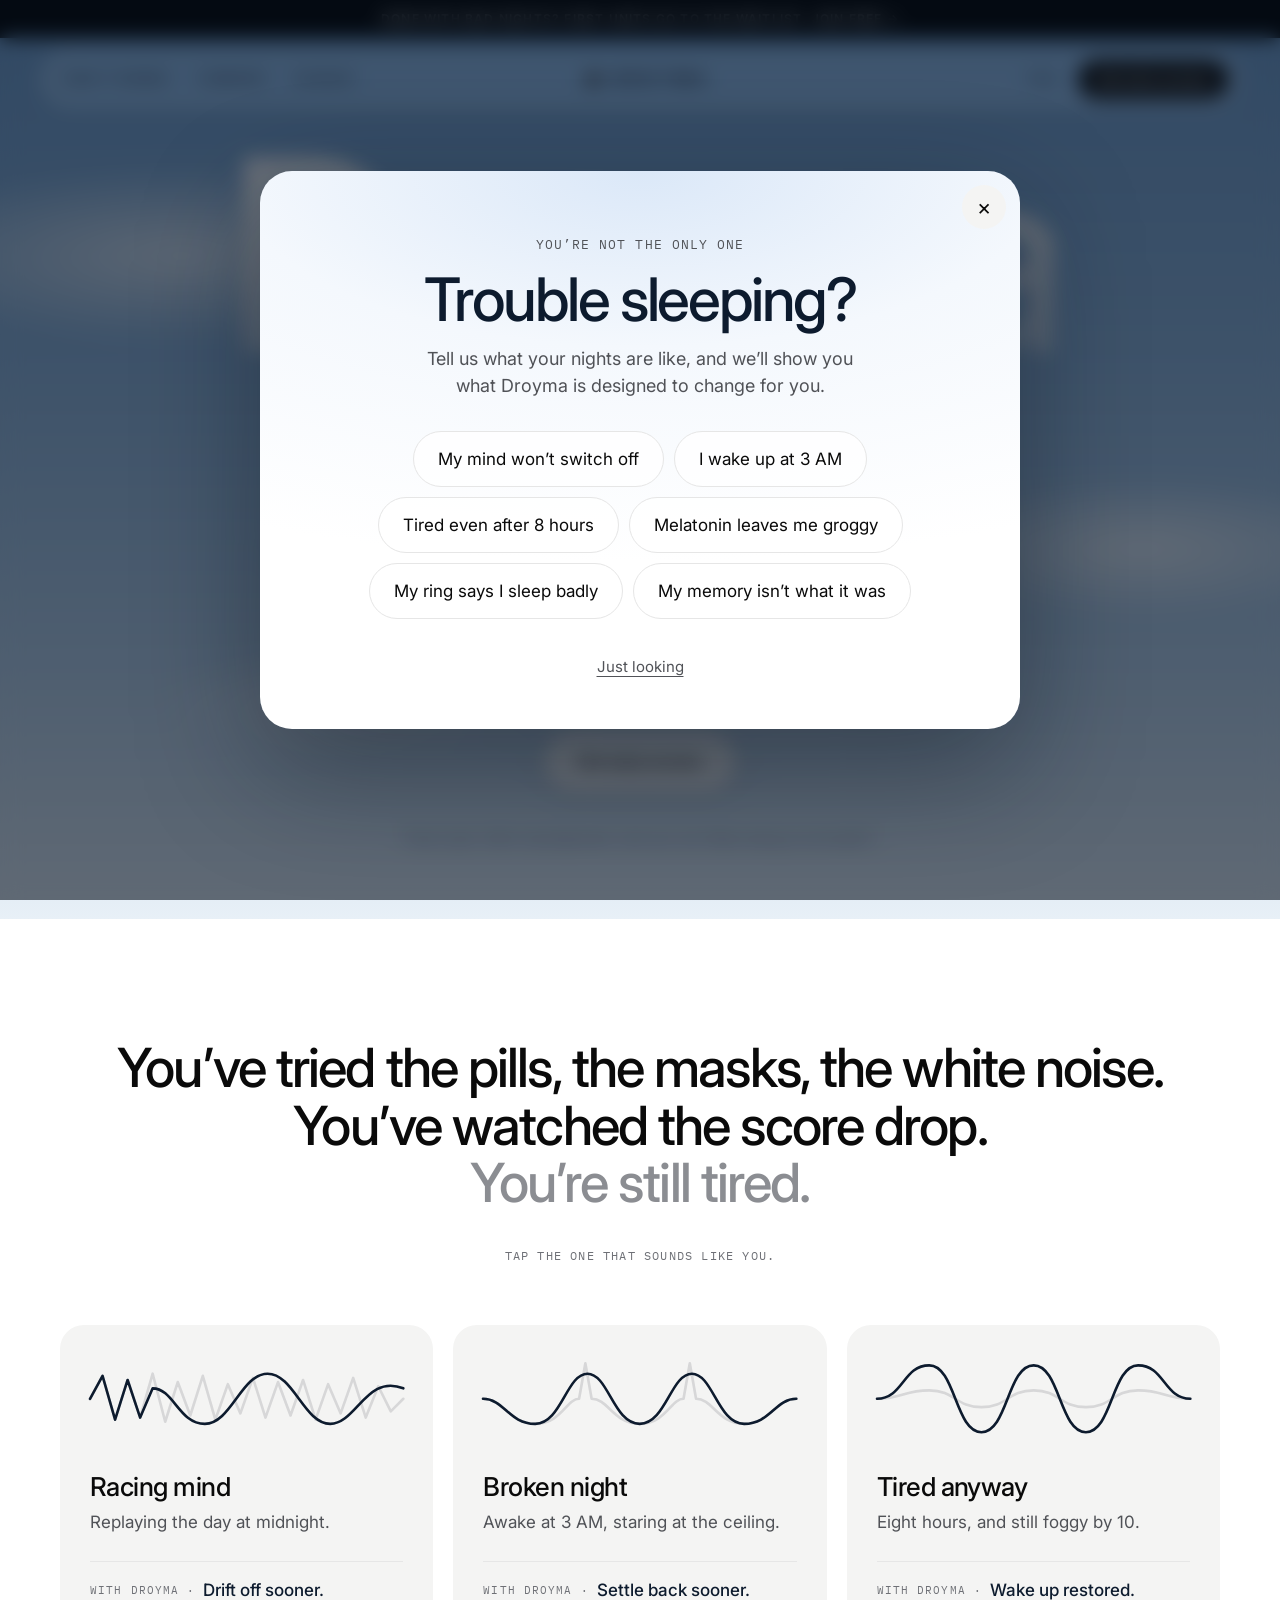
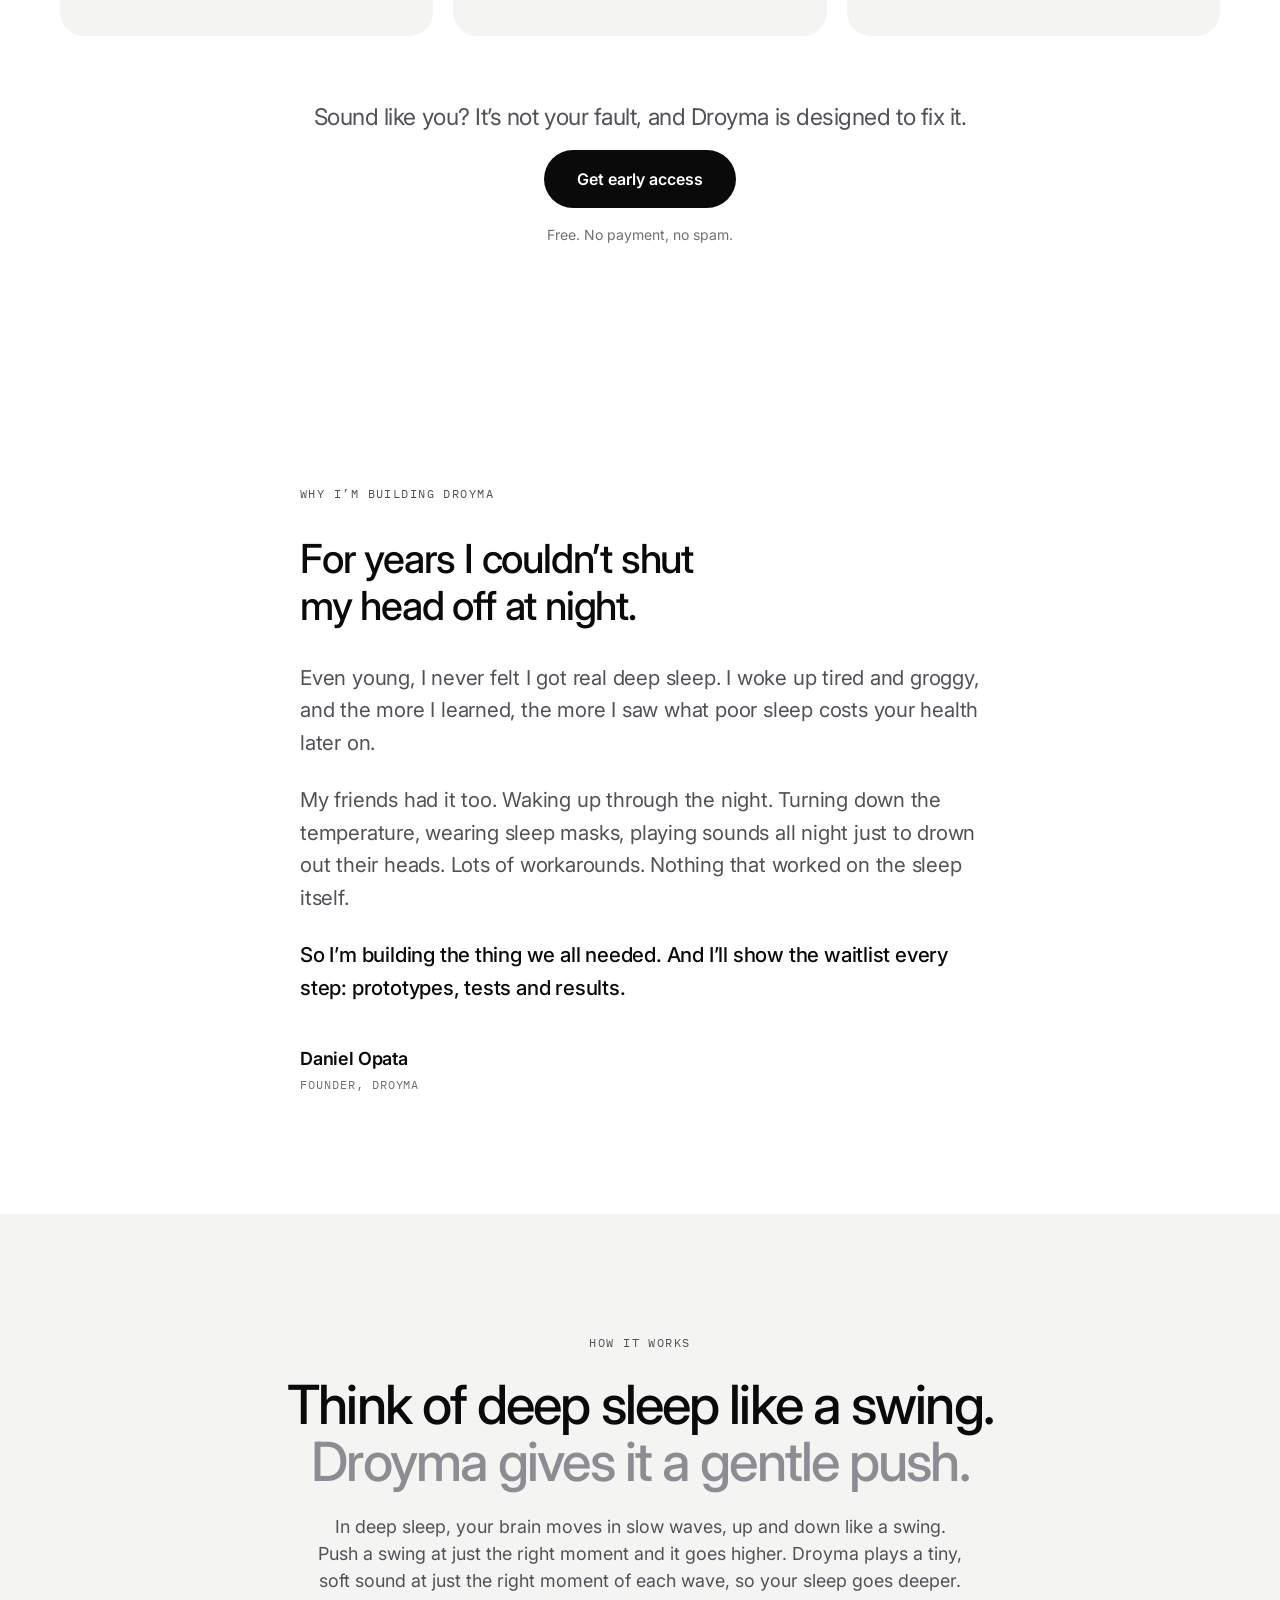
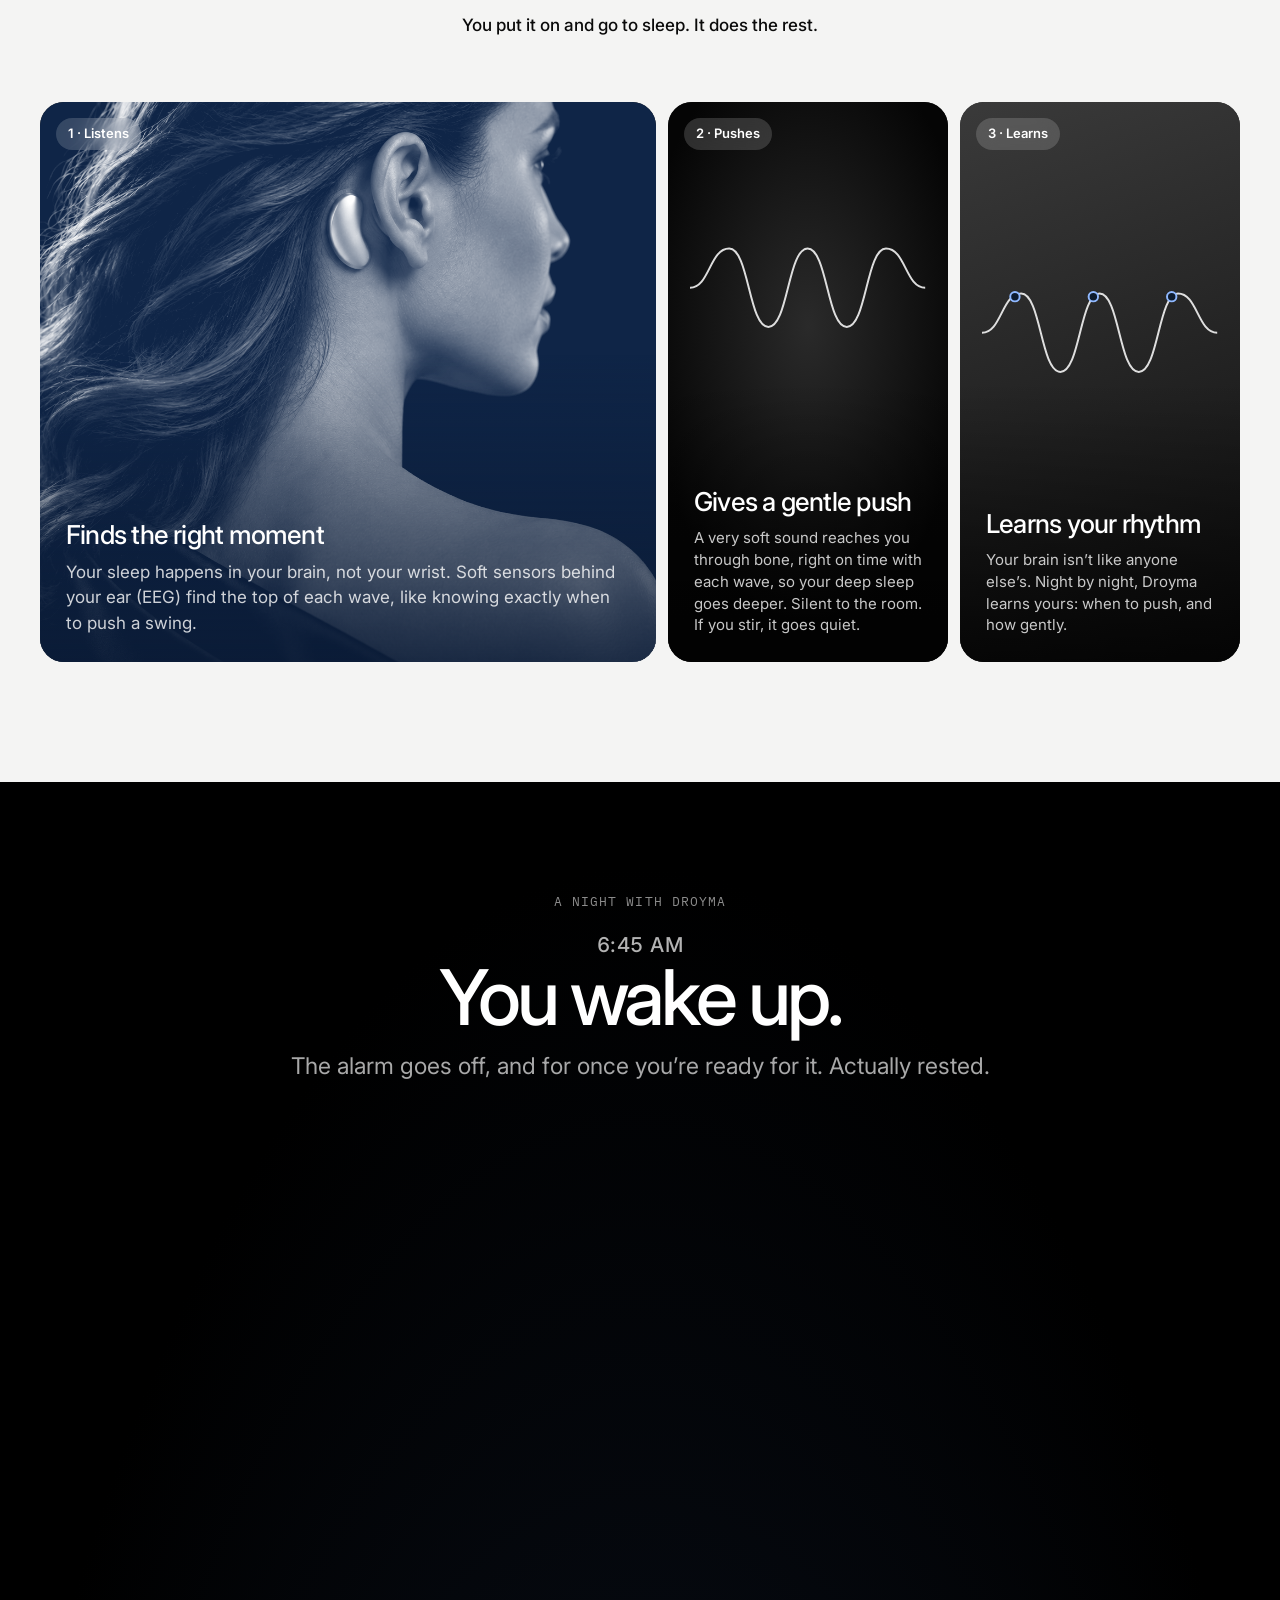
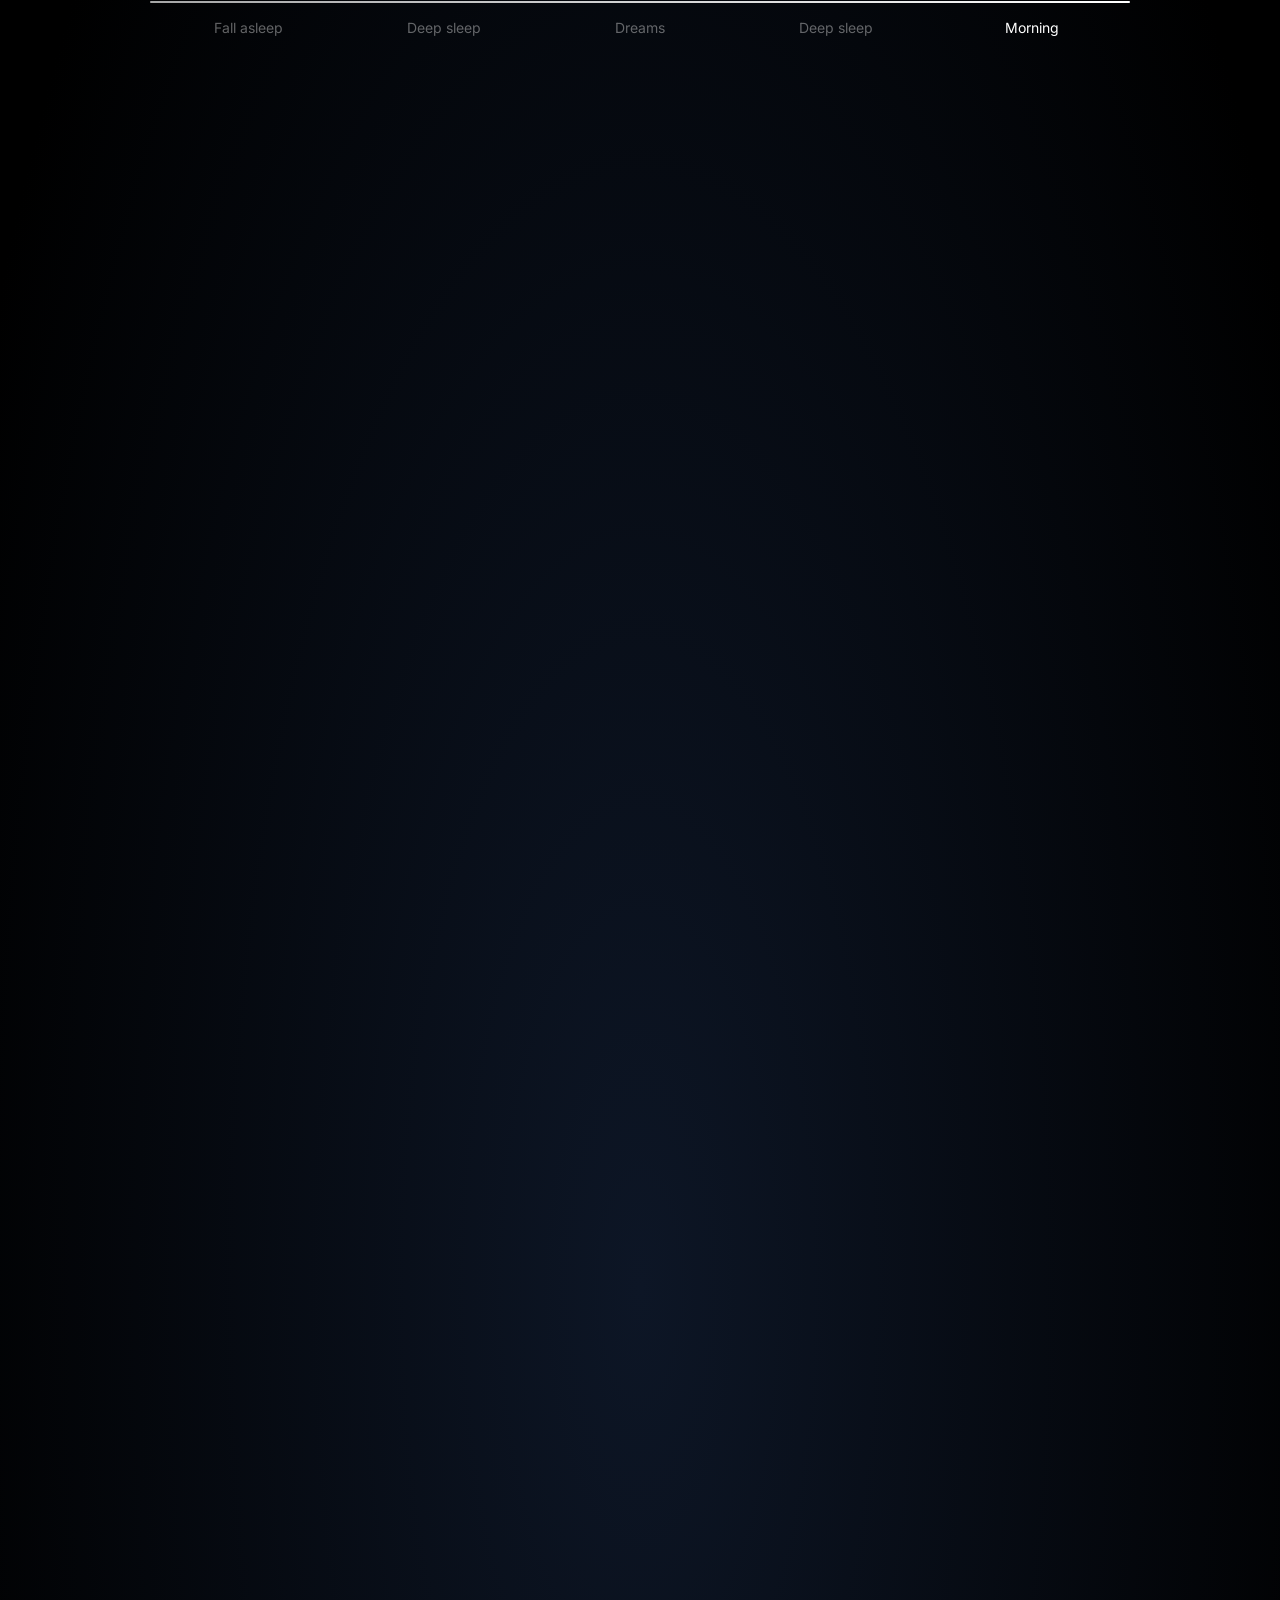
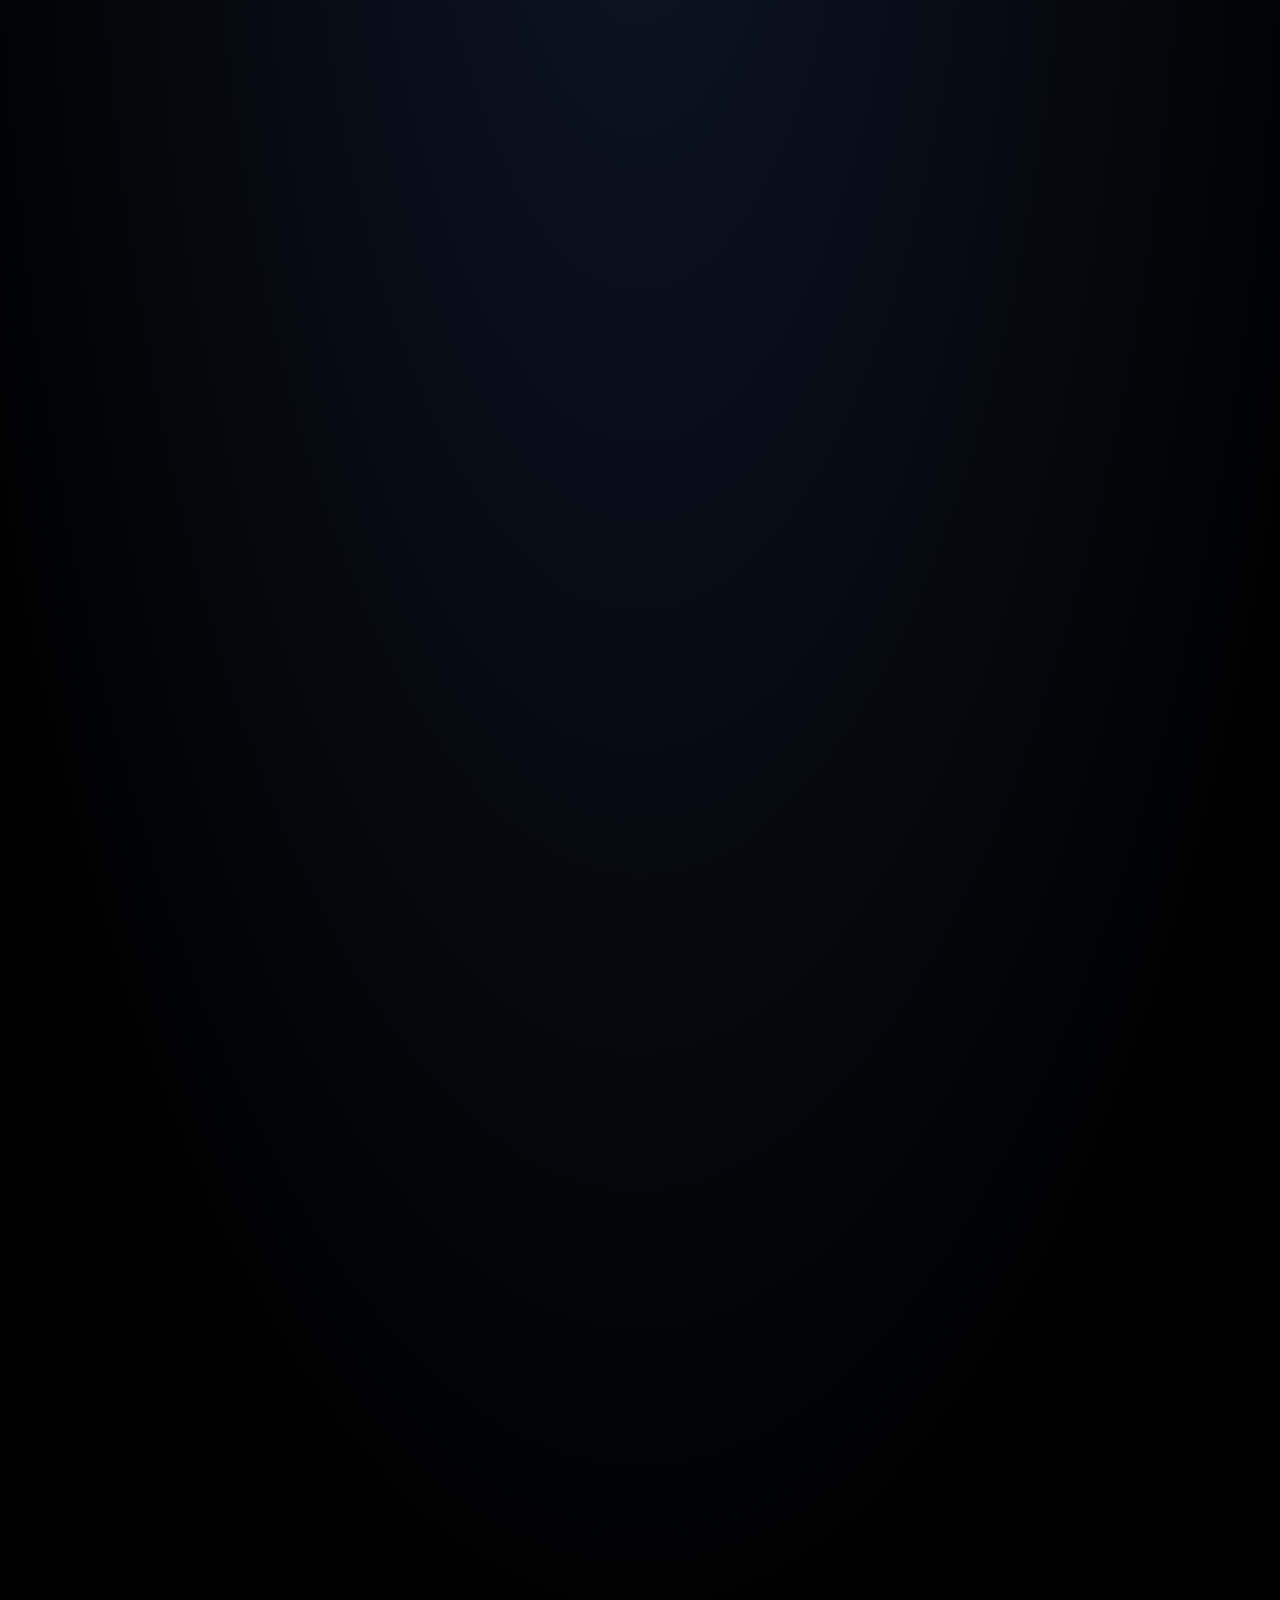
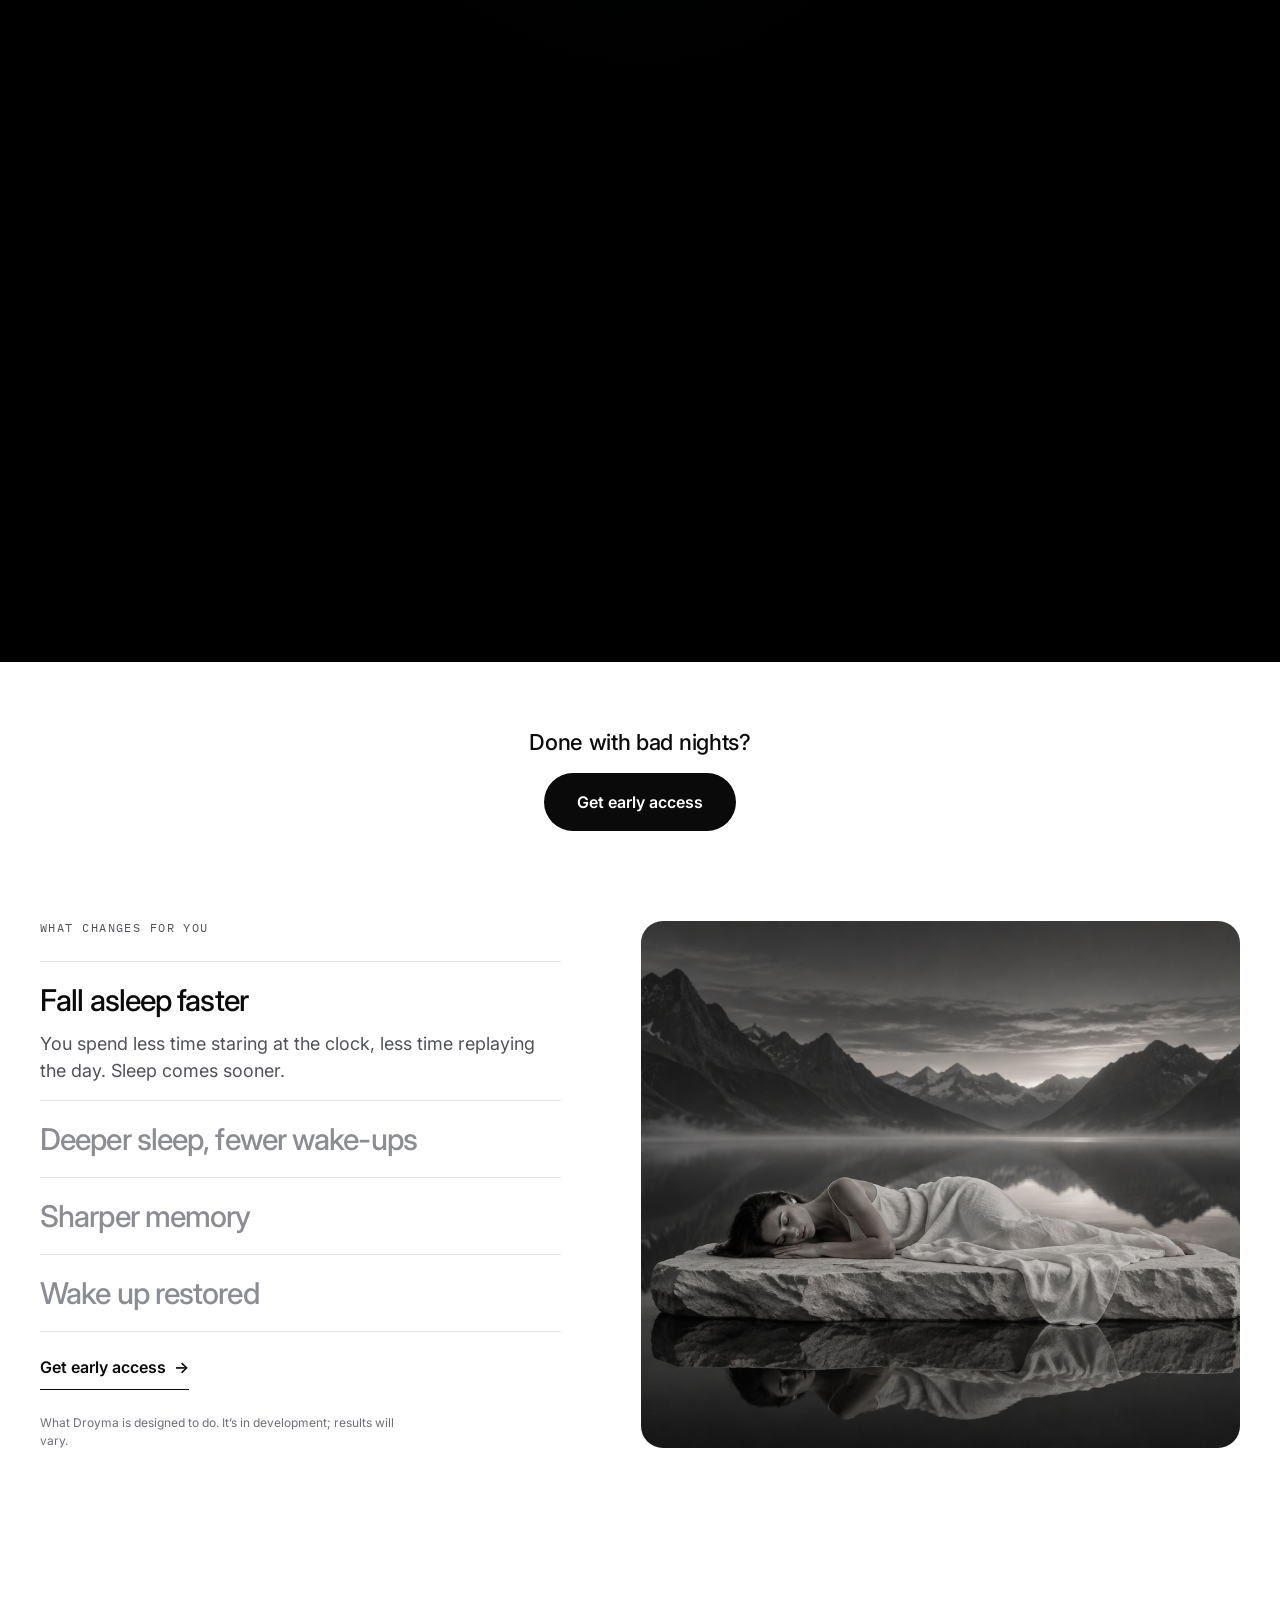
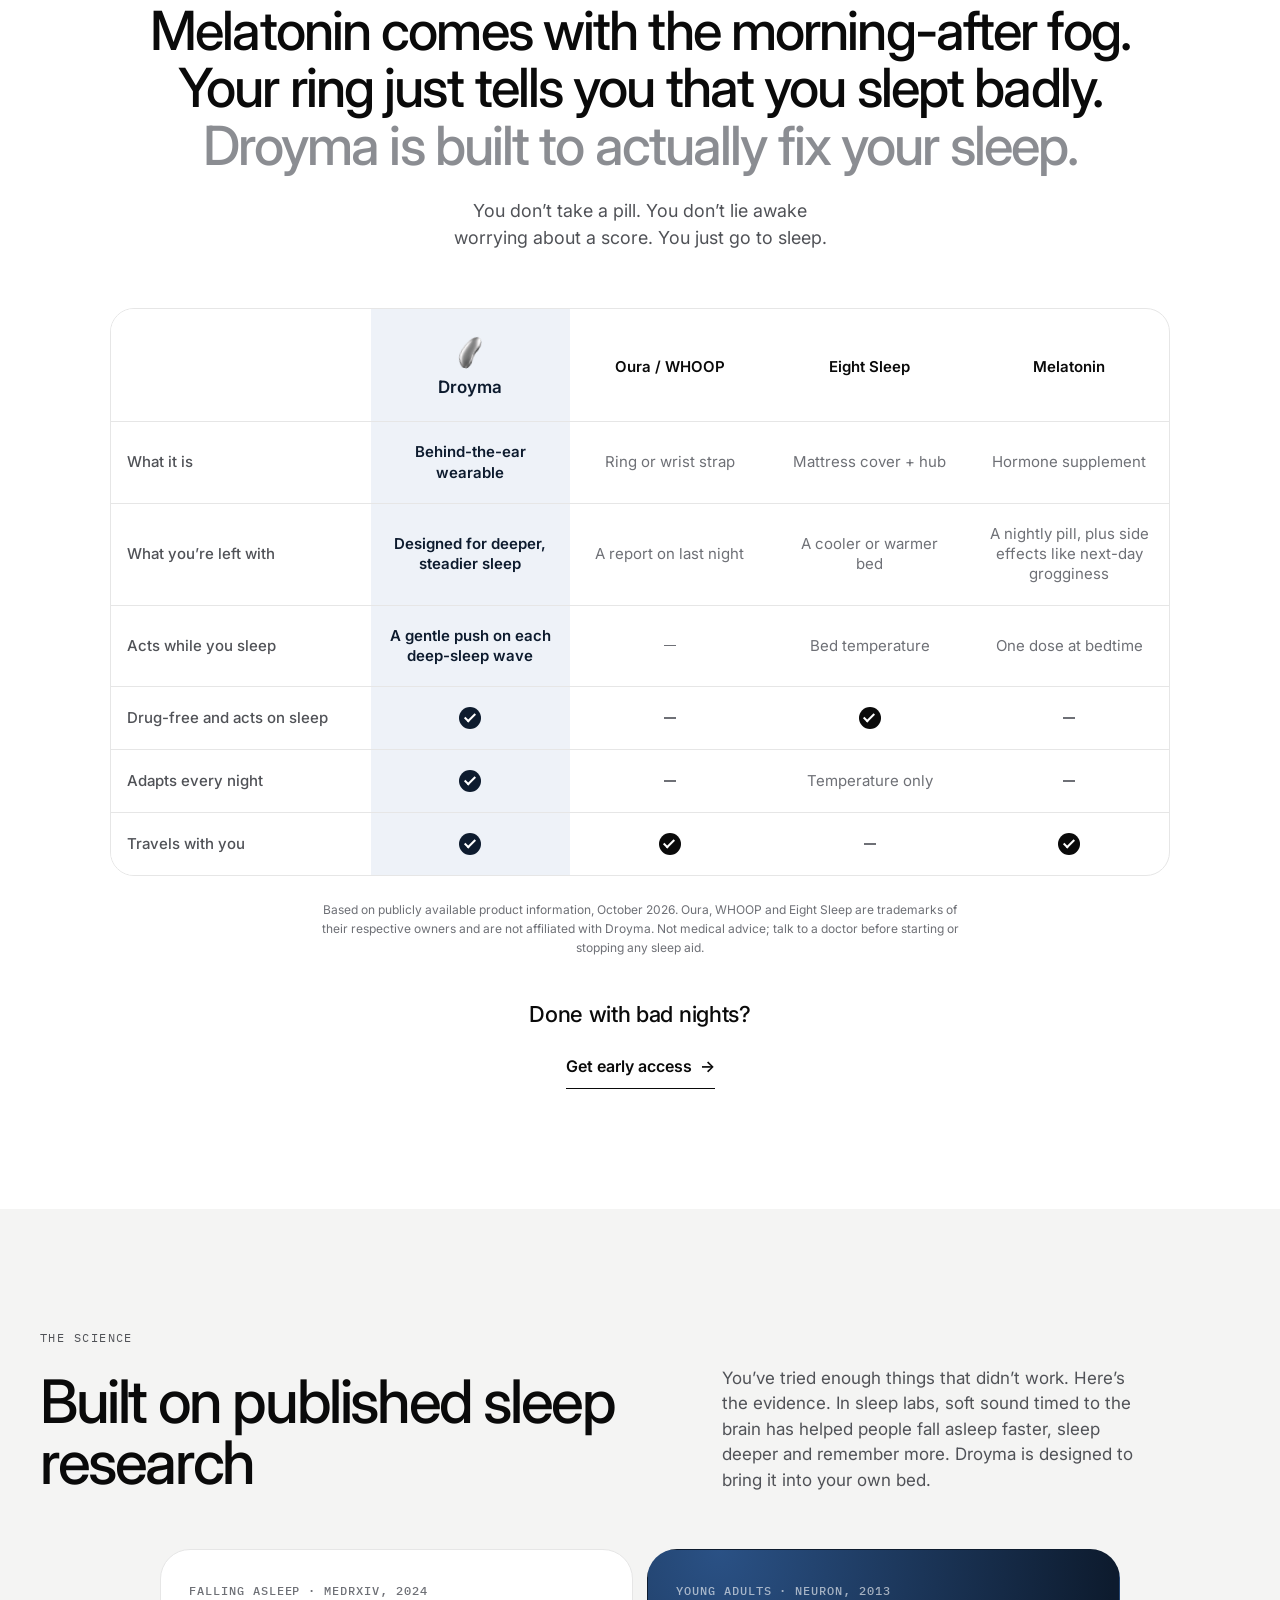
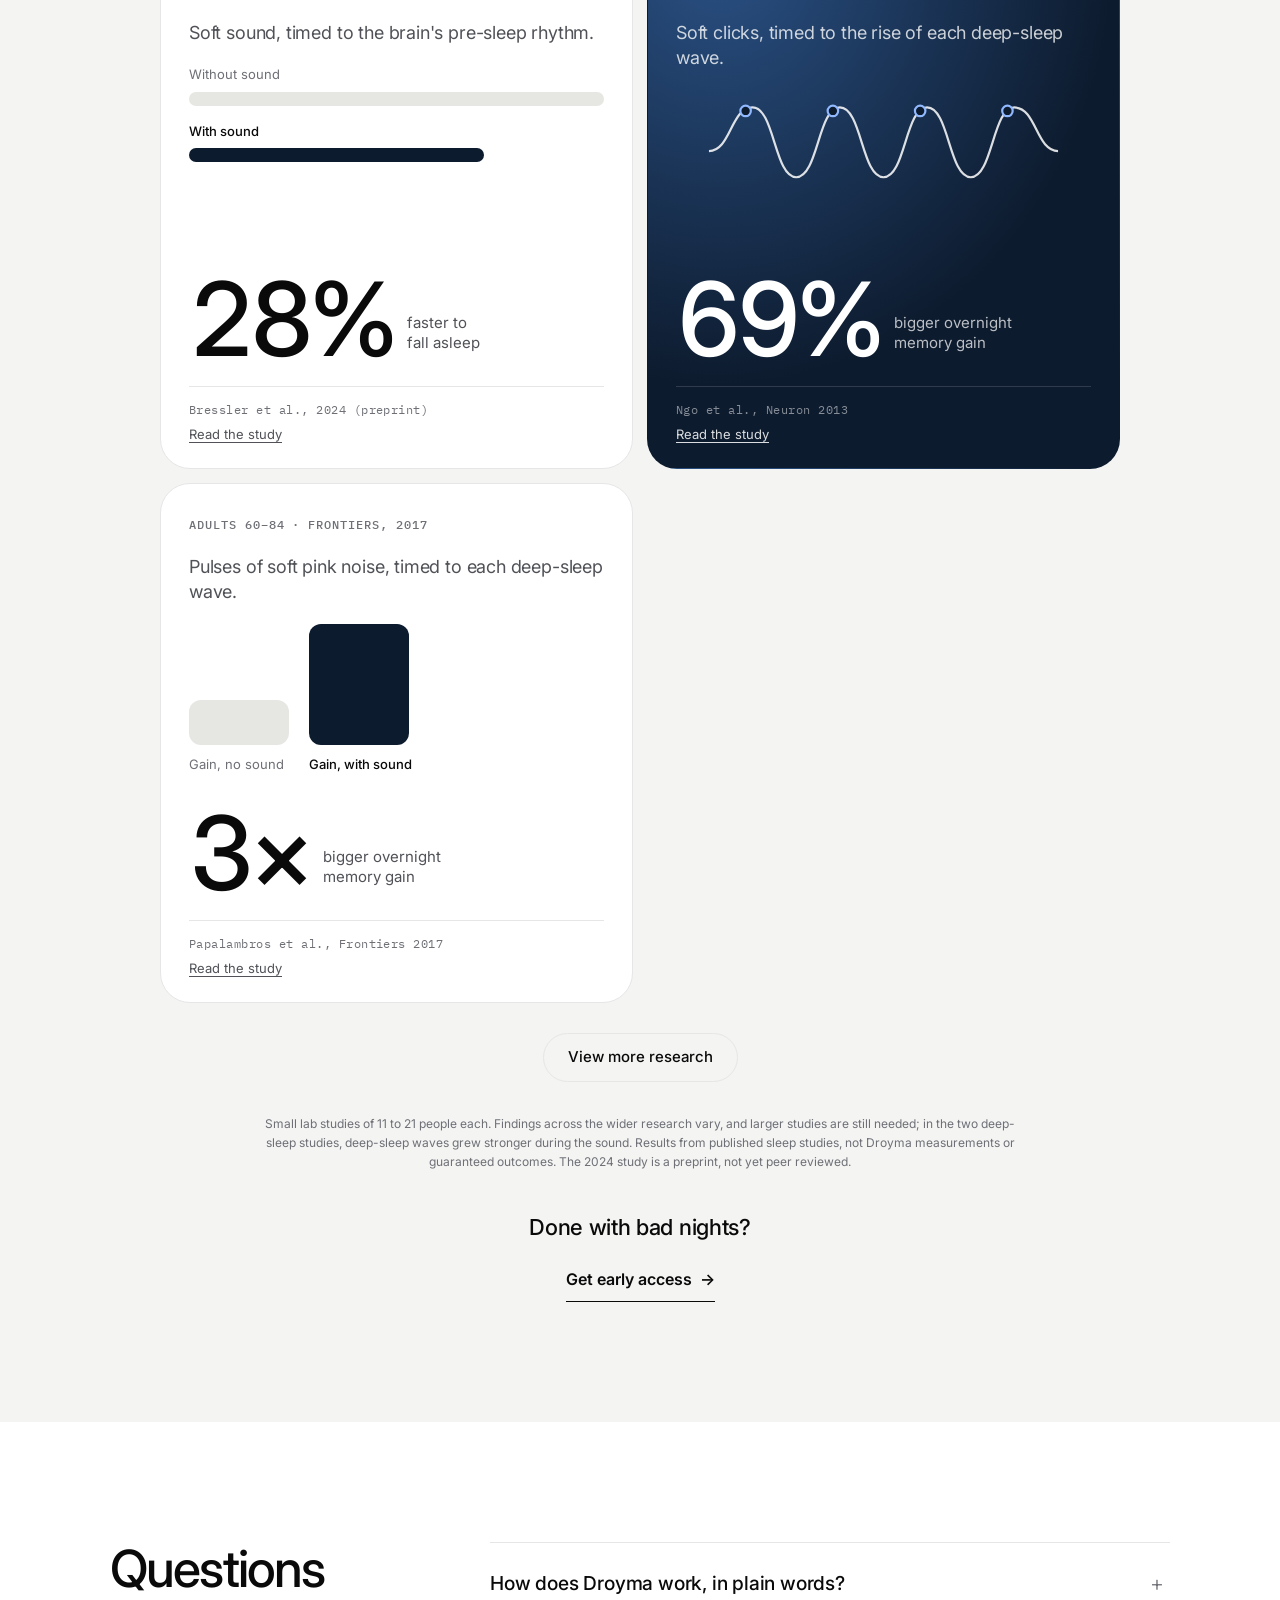
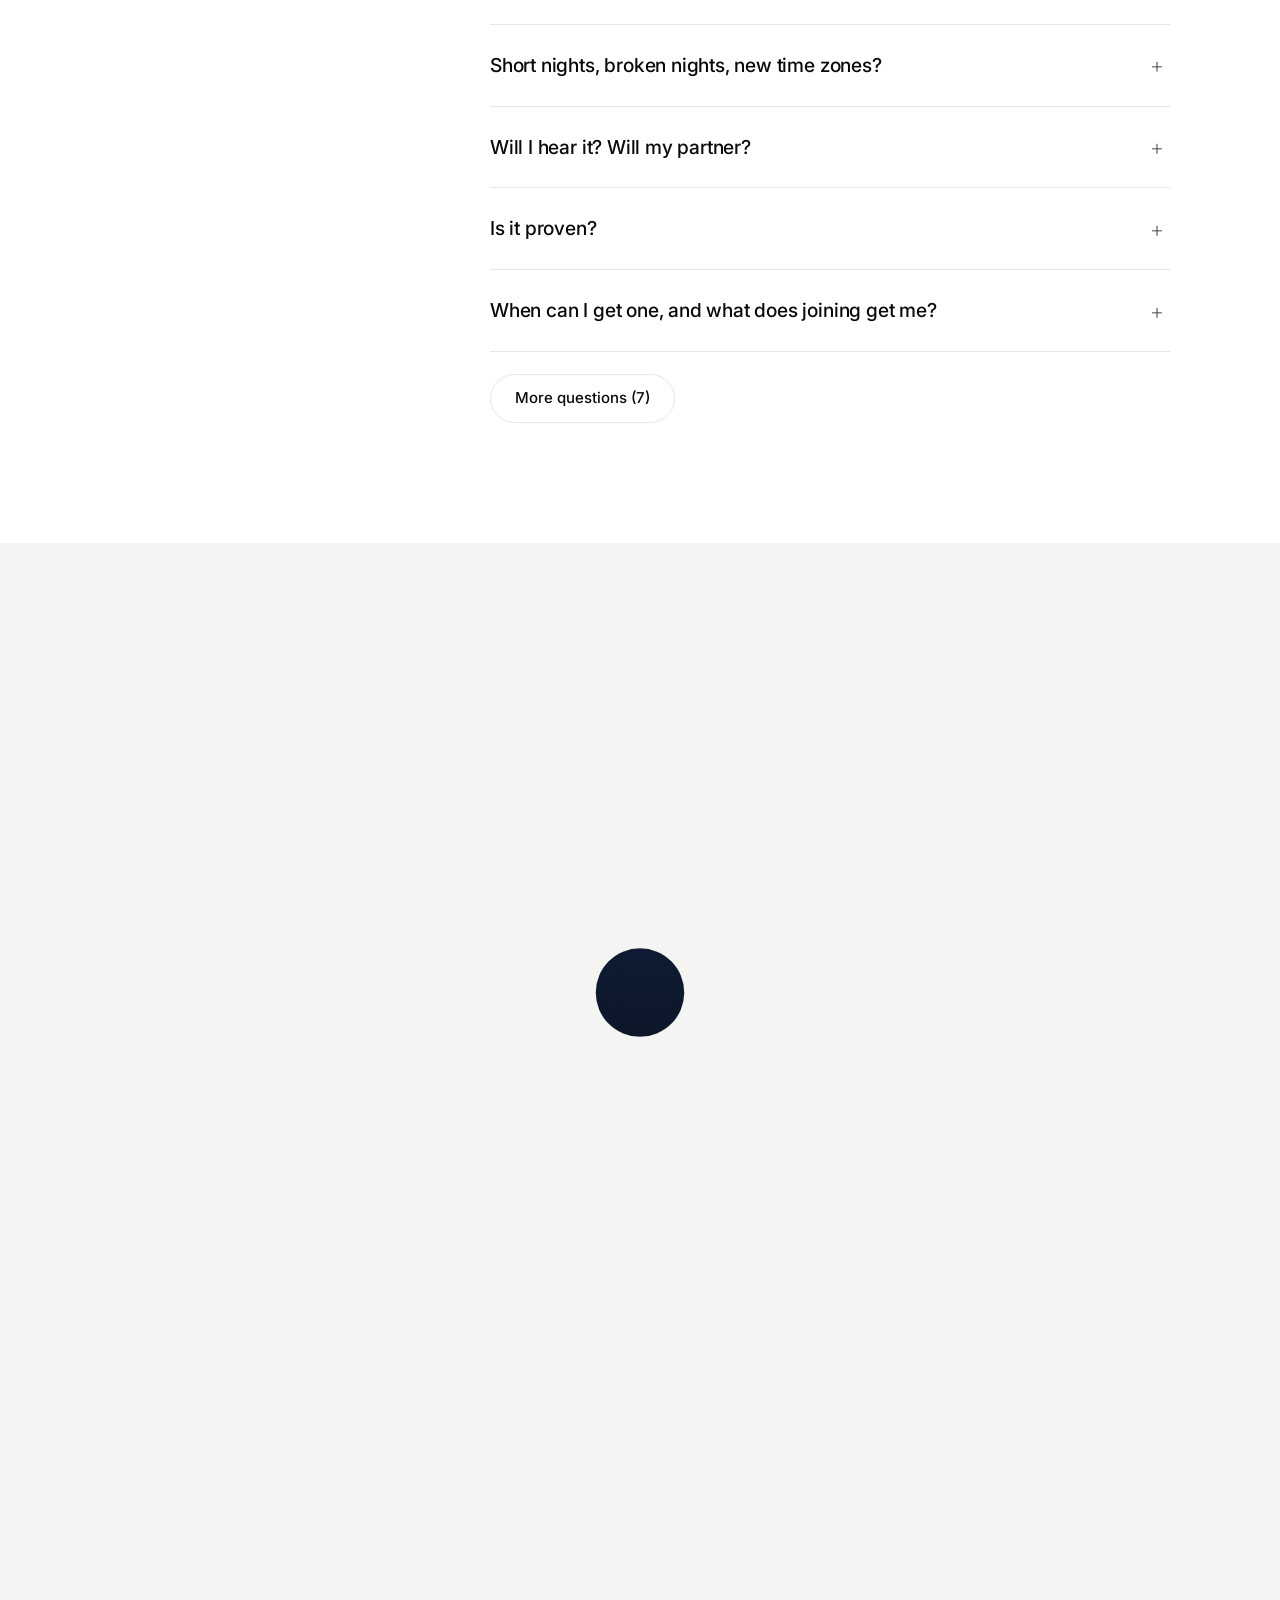
<file: index.html>
<!doctype html>
<html lang="en">
<head>
<meta charset="UTF-8"/>
<meta name="viewport" content="width=device-width, initial-scale=1.0"/>
<meta name="theme-color" content="#000000"/>
<meta name="description" content="Lying awake at 3 AM? Waking up tired anyway? Droyma is a behind-the-ear wearable built to help you sleep deeper, drug-free. Join the waitlist."/>
<title>Droyma | Sleep deeper. Do bigger things.</title>
<link rel="icon" type="image/svg+xml" href="favicon.svg"/>
<link rel="icon" type="image/png" sizes="32x32" href="favicon-32.png"/>
<link rel="apple-touch-icon" sizes="180x180" href="apple-touch-icon.png"/>
<meta property="og:title" content="Droyma | Sleep deeper. Do bigger things."/>
<meta property="og:description" content="For the nights your head won&rsquo;t switch off. A behind-the-ear wearable designed to help you sleep deeper, with soft, timed sound. Drug-free."/>
<meta property="og:image" content="droyma-share-v2.png"/>
<link rel="preconnect" href="https://fonts.googleapis.com"/>
<link rel="preconnect" href="https://fonts.gstatic.com" crossorigin/>
<link href="https://fonts.googleapis.com/css2?family=Inter:wght@300;400;500;600;700&family=IBM+Plex+Mono:wght@400;500&display=swap" rel="stylesheet"/>
<link rel="stylesheet" href="site.css?v=39"/>
</head>
<body>
<div class="opening" id="opening" aria-hidden="true">
  <div class="hero-sky intro-clouds"><i class="cloud c1"></i><i class="cloud c2"></i><i class="cloud c3"></i></div>
  <p class="intro-line">The next leap in<br>human performance<br>is sleep.</p>
</div>

<a class="promo" data-waitlist><em class="promo-long">Done with bad nights? First units go to the waitlist. </em>Join free <span aria-hidden="true">→</span></a>

<header class="nav" id="nav">
  <nav class="nav-links" aria-label="Main">
    <a href="#what">How it works</a>
    <a href="#compare">Compare</a>
    <a href="#science">Science</a>
  </nav>
  <a class="nav-logo" href="#top" aria-label="Droyma home"><img src="assets/brand-mark-Q8WhJef7.svg" alt="" aria-hidden="true"><span>DROYMA</span></a>
  <div class="nav-right">
    <a class="nav-faq" href="#faq">FAQ</a>
    <a class="btn btn-light btn-sm nav-cta" data-waitlist>Get early access</a>
  </div>
</header>

<main id="top">

  <!-- 1 · HERO — blue sky -->
  <section class="hero hero-sky-v" id="hero">
    <div class="hero-sky" aria-hidden="true"><i class="cloud c1"></i><i class="cloud c2"></i><i class="cloud c3"></i></div>
    <div class="hero-stage">
      <h1 class="hero-name" aria-label="Droyma">Droyma</h1>
      <img class="hero-product" src="assets/jewel-cutout.png" alt="Concept design of the Droyma wearable.">
    </div>
    <div class="hero-copy">
      <p class="hero-line">Sleep deeper.<br class="m-br"> Do bigger things.</p>
      <p class="hero-for">For the nights your head won&rsquo;t switch off, and the mornings you wake up tired anyway. So you can sleep deeper, with a small wearable behind your ear. Drug-free.</p>
      <div class="hero-ctas"><a class="btn btn-light btn-lg" data-waitlist>Get early access</a></div>
      <small class="hero-micro">Free to join. Still in development, and you can follow along as we build it.</small>
    </div>
  </section>

  <!-- 2 · THE PROBLEM — you already know you sleep badly -->
  <section class="section white prob" id="problem">
    <div class="center intro">
      <h2 class="h2">You&rsquo;ve tried the pills, the masks, the white noise.<br>You&rsquo;ve watched the score drop.<br><span class="muted">You&rsquo;re still tired.</span></h2>
    </div>
    <p class="pb-hint" id="pbHint">Tap the one that sounds like you.</p>
    <p class="pb-you" id="pbYou" aria-live="polite" hidden></p>
    <div class="pb-grid">
      <article class="pb" data-p="mind" tabindex="0" role="button" aria-pressed="false">
        <svg class="pb-line" viewBox="0 0 300 80" aria-hidden="true">
          <path class="bad" d="M0 40 L12 18 L24 60 L36 22 L48 58 L60 16 L72 62 L84 24 L96 56 L108 18 L120 60 L132 26 L144 54 L156 20 L168 58 L180 24 L192 56 L204 22 L216 60 L228 26 L240 54 L252 20 L264 58 L276 28 L288 52 L300 40"/>
          <path class="good" d="M0 40 L12 18 L24 60 L36 22 L48 58 L60 30 C80 30 85 64 110 64 S145 16 170 16 S205 64 230 64 S265 16 300 30"/>
        </svg>
        <h3>Racing mind</h3>
        <p class="pb-was">Replaying the day at midnight.</p>
        <p class="pb-fix">Drift off sooner.</p>
      </article>
      <article class="pb" data-p="wake" tabindex="0" role="button" aria-pressed="false">
        <svg class="pb-line" viewBox="0 0 300 80" aria-hidden="true">
          <path class="bad" d="M0 40 C20 40 25 64 50 64 S80 40 92 40 L98 6 L104 40 C120 40 125 64 150 64 S180 40 192 40 L198 6 L204 40 C220 40 225 64 250 64 S280 40 300 40"/>
          <path class="good" d="M0 40 C20 40 25 64 50 64 S80 16 100 16 S125 64 150 64 S180 16 200 16 S225 64 250 64 S280 40 300 40"/>
        </svg>
        <h3>Broken night</h3>
        <p class="pb-was">Awake at 3 AM, staring at the ceiling.</p>
        <p class="pb-fix">Settle back sooner.</p>
      </article>
      <article class="pb" data-p="tired" tabindex="0" role="button" aria-pressed="false">
        <svg class="pb-line" viewBox="0 0 300 80" aria-hidden="true">
          <path class="bad" d="M0 40 C25 40 25 32 50 32 S75 48 100 48 S125 32 150 32 S175 48 200 48 S225 32 250 32 S275 40 300 40"/>
          <path class="good" d="M0 40 C25 40 25 8 50 8 S75 72 100 72 S125 8 150 8 S175 72 200 72 S225 8 250 8 S275 40 300 40"/>
        </svg>
        <h3>Tired anyway</h3>
        <p class="pb-was">Eight hours, and still foggy by 10.</p>
        <p class="pb-fix">Wake up restored.</p>
      </article>
    </div>
    <div class="pb-cta">
      <p>Sound like you? It&rsquo;s not your fault, and Droyma is designed to fix it.</p>
      <a class="btn btn-dark btn-lg" data-waitlist>Get early access</a>
      <small>Free. No payment, no spam.</small>
    </div>
  </section>

  <!-- 2b · FOUNDER NOTE — why Droyma exists -->
  <section class="section white founder" id="founder">
    <div class="fn">
      <p class="mono">WHY I&rsquo;M BUILDING DROYMA</p>
      <blockquote>
        <p class="fn-lead">For years I couldn&rsquo;t shut my head off at night.</p>
        <p>Even young, I never felt I got real deep sleep. I woke up tired and groggy, and the more I learned, the more I saw what poor sleep costs your health later on.</p>
        <p>My friends had it too. Waking up through the night. Turning down the temperature, wearing sleep masks, playing sounds all night just to drown out their heads. Lots of workarounds. Nothing that worked on the sleep itself.</p>
        <p class="fn-last">So I&rsquo;m building the thing we all needed. And I&rsquo;ll show the waitlist every step: prototypes, tests and results.</p>
      </blockquote>
      <p class="fn-sig"><b>Daniel Opata</b><span>Founder, Droyma</span></p>
    </div>
  </section>

  <!-- 3 · HOW IT WORKS — senses, responds, learns -->
  <section class="section light" id="what">
    <div class="center intro hw-intro">
      <p class="mono">HOW IT WORKS</p>
      <h2 class="h2">Think of deep sleep like a swing.<br><span class="muted">Droyma gives it a gentle push.</span></h2>
      <p class="sub">In deep sleep, your brain moves in slow waves, up and down like a swing. Push a swing at just the right moment and it goes higher. Droyma plays a tiny, soft sound at just the right moment of each wave, so your sleep goes deeper.</p>
      <p class="hw-easy">You put it on and go to sleep. It does the rest.</p>
    </div>
    <div class="parts">
      <article class="part is-open">
        <div class="part-media"><img src="assets/wearer-concept-CTpfyXRQ.jpg" alt="The Droyma wearable worn behind the ear." class="bw"></div>
        <span class="chip">1 · Listens</span>
        <button class="part-toggle" aria-label="Show details"></button>
        <div class="part-copy"><h3>Finds the right moment</h3><p>Your sleep happens in your brain, not your wrist. Soft sensors behind your ear (EEG) find the top of each wave, like knowing exactly when to push a swing.</p></div>
      </article>
      <article class="part">
        <div class="part-media part-bone" aria-hidden="true">
          <svg class="mini-eeg" viewBox="0 0 300 160"><path class="me-wave" d="M0 80 C25 80 25 30 50 30 S75 130 100 130 S125 30 150 30 S175 130 200 130 S225 30 250 30 S275 80 300 80"/><g class="me-pulses"><circle cx="42" cy="34" r="6"/><circle cx="142" cy="34" r="6"/><circle cx="242" cy="34" r="6"/></g><g class="me-rings"><circle cx="42" cy="34" r="6"/><circle cx="142" cy="34" r="6"/><circle cx="242" cy="34" r="6"/></g></svg>
        </div>
        <span class="chip">2 · Pushes</span>
        <button class="part-toggle" aria-label="Show details"></button>
        <div class="part-copy"><h3>Gives a gentle push</h3><p>A very soft sound reaches you through bone, right on time with each wave, so your deep sleep goes deeper. Silent to the room. If you stir, it goes quiet.</p></div>
      </article>
      <article class="part">
        <div class="part-media part-app" aria-hidden="true">
          <svg class="mini-eeg learn-eeg" viewBox="0 0 300 160"><path class="me-wave" d="M0 80 C25 80 25 30 50 30 S75 130 100 130 S125 30 150 30 S175 130 200 130 S225 30 250 30 S275 80 300 80"/><g class="le-pulses"><circle cx="42" cy="34" r="6"/><circle cx="142" cy="34" r="6"/><circle cx="242" cy="34" r="6"/></g></svg>
        </div>
        <span class="chip">3 · Learns</span>
        <button class="part-toggle" aria-label="Show details"></button>
        <div class="part-copy"><h3>Learns your rhythm</h3><p>Your brain isn&rsquo;t like anyone else&rsquo;s. Night by night, Droyma learns yours: when to push, and how gently.</p></div>
      </article>
    </div>
  </section>

  <!-- 4 · A NIGHT WITH DROYMA — plain, premium, scroll-driven -->
  <section class="night" id="how">
    <div class="night-pin">
      <div class="night-head">
        <p class="mono mono-light">A NIGHT WITH DROYMA</p>
        <div class="nc-stack" aria-live="polite">
          <div class="nc is-on"><p class="nc-time">10:30 PM</p><h2>You drift off faster.</h2><p>You stop replaying the day. Droyma is designed to help you settle, so sleep comes sooner.</p></div>
          <div class="nc"><p class="nc-time">11:00 PM</p><h2>You sink into deep sleep.</h2><p>Each wave gets a gentle push, a sound so soft you sleep right through it. You go further down.</p></div>
          <div class="nc"><p class="nc-time">12:15 AM</p><h2>You start dreaming.</h2><p>Droyma goes quiet and lets you.</p></div>
          <div class="nc"><p class="nc-time">3:10 AM</p><h2>You sink back down.</h2><p>You spend fewer nights with the ceiling. If you do stir, Droyma waits, then picks up where you left off.</p></div>
          <div class="nc"><p class="nc-time">6:45 AM</p><h2>You wake up.</h2><p>The alarm goes off, and for once you&rsquo;re ready for it. Actually rested.</p></div>
        </div>
      </div>
      <div class="night-stage"><canvas id="eeg" role="img" aria-label="A brainwave through one night. In deep sleep, soft blue pulses land on each slow wave; while dreaming, Droyma stays quiet."></canvas></div>
      <div class="night-steps" aria-hidden="true">
        <div class="ns-line"><i id="nsFill"></i></div>
        <div class="ns-labels"><span class="is-on">Fall asleep</span><span>Deep sleep</span><span>Dreams</span><span>Deep sleep</span><span>Morning</span></div>
      </div>
    </div>
  </section>
  <div class="after-night"><p class="cta-lead" data-lead>Done with bad nights?</p><a class="btn btn-dark btn-lg" data-waitlist>Get early access</a></div>

  <!-- 5 · WHAT CHANGES — the outcomes, one at a time -->
  <section class="section white why-v1" id="why">
    <div class="why">
      <div class="why-copy">
        <p class="mono">WHAT CHANGES FOR YOU</p>
        <ol class="why-list">
          <li class="is-active"><button>Fall asleep faster</button><p class="why-line">You spend less time staring at the clock, less time replaying the day. Sleep comes sooner.</p></li>
          <li><button>Deeper sleep, fewer wake-ups</button><p class="why-line">Your night stops breaking apart. A gentle push on each wave is built to keep deep sleep deeper and steadier, so your body gets the time it needs to recover.</p></li>
          <li><button>Sharper memory</button><p class="why-line">You hold on to what you learned today. In a lab study of adults 60 to 84, overnight memory gains were about three times larger with timed sound.</p></li>
          <li><button>Wake up restored</button><p class="why-line">You take nothing, so nothing wears off. Patience for the kids, a clear head at 9 AM. Now go chase your dreams.</p></li>
        </ol>
        <svg class="why-timer" viewBox="0 0 20 20" aria-hidden="true"><circle cx="10" cy="10" r="8"/><circle class="t" cx="10" cy="10" r="8"/></svg>
        <a class="link-cta" data-waitlist>Get early access <span aria-hidden="true">→</span></a>
        <small class="why-note">What Droyma is designed to do. It&rsquo;s in development; results will vary.</small>
      </div>
      <div class="why-media">
        <figure class="is-active fig-lake"><img src="assets/solitude-lake-CmHwuxjt.jpg" alt="A woman asleep above a still lake."></figure>
        <figure class="fig-wave" aria-hidden="true"><svg viewBox="0 0 400 200"><path class="w1" d="M0 100 C40 100 40 40 80 40 S120 160 160 160 S200 40 240 40 S280 160 320 160 S360 100 400 100"/><g class="ticks"><line x1="80" y1="20" x2="80" y2="6"/><line x1="240" y1="20" x2="240" y2="6"/></g></svg><span>A gentle push on each wave</span></figure>
        <figure class="fig-wear"><img src="assets/wearer-concept-CTpfyXRQ.jpg" alt="The Droyma wearable worn behind the ear."></figure>
        <figure class="fig-run"><img src="assets/photos/athletes-run.jpg" alt="Two runners mid-race."></figure>
      </div>
    </div>
  </section>

  <!-- 6 · COMPARE — they report, Droyma acts -->
  <section class="section white cmp-v1" id="compare">
    <div class="center intro">
      <h2 class="h2">Melatonin comes with the morning-after fog.<br class="d-br"> Your ring just tells you that you slept badly.<br><span class="muted">Droyma is built to actually fix your sleep.</span></h2>
      <p class="sub">You don&rsquo;t take a pill. You don&rsquo;t lie awake worrying about a score. You just go to sleep.</p>
    </div>
    <p class="swipe-hint" aria-hidden="true">Swipe to compare →</p>
    <div class="cmp-scroll">
      <div class="compare" role="table" aria-label="Droyma compared with Oura and WHOOP, Eight Sleep and melatonin">
        <div class="c-row c-head" role="row">
          <div role="columnheader"></div>
          <div role="columnheader" class="c-us"><img src="assets/jewel-cutout.png" alt=""><b>Droyma</b></div>
          <div role="columnheader"><b>Oura / WHOOP</b></div>
          <div role="columnheader"><b>Eight Sleep</b></div>
          <div role="columnheader"><b>Melatonin</b></div>
        </div>
        <div class="c-row" role="row"><div role="rowheader">What it is</div><div class="c-us" role="cell">Behind-the-ear wearable</div><div role="cell">Ring or wrist strap</div><div role="cell">Mattress cover + hub</div><div role="cell">Hormone supplement</div></div>
        <div class="c-row" role="row"><div role="rowheader">What you&rsquo;re left with</div><div class="c-us" role="cell">Designed for deeper, steadier sleep</div><div role="cell">A report on last night</div><div role="cell">A cooler or warmer bed</div><div role="cell">A nightly pill, plus side effects like next-day grogginess</div></div>
        <div class="c-row" role="row"><div role="rowheader">Acts while you sleep</div><div class="c-us" role="cell">A gentle push on each deep-sleep wave</div><div role="cell"><i class="no"></i></div><div role="cell">Bed temperature</div><div role="cell">One dose at bedtime</div></div>
        <div class="c-row" role="row"><div role="rowheader">Drug-free and acts on sleep</div><div class="c-us" role="cell"><i class="yes"></i></div><div role="cell"><i class="no"></i></div><div role="cell"><i class="yes"></i></div><div role="cell"><i class="no"></i></div></div>
        <div class="c-row" role="row"><div role="rowheader">Adapts every night</div><div class="c-us" role="cell"><i class="yes"></i></div><div role="cell"><i class="no"></i></div><div role="cell">Temperature only</div><div role="cell"><i class="no"></i></div></div>
        <div class="c-row" role="row"><div role="rowheader">Travels with you</div><div class="c-us" role="cell"><i class="yes"></i></div><div role="cell"><i class="yes"></i></div><div role="cell"><i class="no"></i></div><div role="cell"><i class="yes"></i></div></div>
      </div>
    </div>
    <p class="fine center">Based on publicly available product information, October 2026. Oura, WHOOP and Eight Sleep are trademarks of their respective owners and are not affiliated with Droyma. Not medical advice; talk to a doctor before starting or stopping any sleep aid.</p>
    <div class="center cmp-cta"><p class="cta-lead" data-lead>Done with bad nights?</p><a class="link-cta" data-waitlist>Get early access <span aria-hidden="true">→</span></a></div>
  </section>

  <!-- 7 · SCIENCE — three acoustic-stimulation studies -->
  <section class="section light sci3" id="science">
    <div class="sci2-head">
      <div>
        <p class="mono">THE SCIENCE</p>
        <h2 class="h2">Built on published sleep research</h2>
      </div>
      <p class="sub">You&rsquo;ve tried enough things that didn&rsquo;t work. Here&rsquo;s the evidence. In sleep labs, soft sound timed to the brain has helped people fall asleep faster, sleep deeper and remember more. Droyma is designed to bring it into your own bed.</p>
    </div>
    <div class="s3x s3x-3 s3x-two" id="sciGrid">
      <article class="sx">
        <span class="sx-tag">Falling asleep · medRxiv, 2024</span>
        <p class="sx-did">Soft sound, timed to the brain's pre-sleep rhythm.</p>
        <div class="sx-time" aria-label="Time to fall asleep was about 29% shorter with sound.">
          <div><span>Without sound</span><i style="--w:100%"></i></div>
          <div class="on"><span>With sound</span><i style="--w:71%"></i></div>
        </div>
        <div class="sx-big"><strong><b data-count="29">29</b>%</strong><span>faster to<br>fall asleep</span></div>
        <footer><small>Bressler et al., 2024 (preprint)</small><a href="https://medrxiv.org/node/750921" target="_blank" rel="noreferrer">Read the study</a></footer>
      </article>
      <article class="sx sx-sound">
        <span class="sx-tag">Young adults · Neuron, 2013</span>
        <p class="sx-did">Soft clicks, timed to the rise of each deep-sleep wave.</p>
        <svg class="sx-wave" viewBox="0 0 400 110" aria-hidden="true"><path d="M0 70 C25 70 25 20 50 20 S75 100 100 100 S125 20 150 20 S175 100 200 100 S225 20 250 20 S275 100 300 100 S325 20 350 20 S375 70 400 70"/><g><circle cx="42" cy="24" r="6"/><circle cx="142" cy="24" r="6"/><circle cx="242" cy="24" r="6"/><circle cx="342" cy="24" r="6"/></g></svg>
        <div class="sx-big"><strong><b data-count="71">71</b>%</strong><span>bigger overnight<br>memory gain</span></div>
        <footer><small>Ngo et al., Neuron 2013</small><a href="https://www.inb.uni-luebeck.de/fileadmin/files/PUBPDFS/NgMaBoMo13.pdf" target="_blank" rel="noreferrer">Read the study</a></footer>
      </article>
      <article class="sx sx-extra" hidden>
        <span class="sx-tag">Adults 60–84 · Frontiers, 2017</span>
        <p class="sx-did">Pulses of soft pink noise, timed to each deep-sleep wave.</p>
        <div class="sx-bars" aria-label="Overnight memory gain: about three times larger after the sound night than after the night without sound.">
          <div><i style="--h:30%"></i><span>Gain, no sound</span></div>
          <div class="on"><i style="--h:92%"></i><span>Gain, with sound</span></div>
        </div>
        <div class="sx-big"><strong><b data-count="3">3</b>×</strong><span>bigger overnight<br>memory gain</span></div>
        <footer><small>Papalambros et al., Frontiers 2017</small><a href="https://pmc.ncbi.nlm.nih.gov/articles/PMC5340797/" target="_blank" rel="noreferrer">Read the study</a></footer>
      </article>
    </div>
    <div class="sci-more-wrap"><button type="button" class="faq-toggle sci-more" aria-expanded="false" aria-controls="sciGrid">View more research</button></div>
    <p class="fine sci-fine">Small lab studies of 11 to 21 people each. Findings across the wider research vary, and larger studies are still needed; in the two deep-sleep studies, deep-sleep waves grew stronger during the sound. Results from published sleep studies, not Droyma measurements or guaranteed outcomes. The 2024 study is a preprint, not yet peer reviewed.</p>
    <div class="sci-cta"><p class="cta-lead" data-lead>Done with bad nights?</p><a class="link-cta" data-waitlist>Get early access <span aria-hidden="true">→</span></a></div>
  </section>

  <!-- 8 · FAQ -->
  <section class="section white" id="faq">
    <div class="faq">
      <h2 class="h2">Questions</h2>
      <div>
        <details><summary>How does Droyma work, in plain words?</summary><p>Think of deep sleep like a swing. Your brain moves in slow waves, up and down. Push a swing at just the right moment and it goes higher. Droyma finds the right moment from behind your ear and plays a very soft sound through bone, so each wave goes deeper. Night by night, it learns your rhythm. Sleep labs have studied this method, called acoustic stimulation, for over a decade.</p></details>
        <details><summary>Short nights, broken nights, new time zones?</summary><p>It can&rsquo;t add hours or reset your body clock. It&rsquo;s designed to make the hours you get count: deeper sleep, fewer wake-ups. Home, hotel or a new time zone, it goes where you go.</p></details>
        <details><summary>Will I hear it? Will my partner?</summary><p>The sound travels through bone rather than the air. It&rsquo;s designed to be barely audible to you, soft enough to sleep through, and not to fill the room, so your partner sleeps on.</p></details>
        <details><summary>Is it proven?</summary><p>The method is. Timed sound during sleep has been studied in sleep labs for over a decade, with the results shown above. Droyma itself is still in development, so we won&rsquo;t claim results until we&rsquo;ve tested it. We&rsquo;ll share our own test results with the waitlist, whatever they show.</p></details>
        <details><summary>When can I get one, and what does joining get me?</summary><p>Droyma is in development. First units go to the waitlist. You&rsquo;ll also get prototype updates and hear launch pricing before anyone else. Joining is free: no payment, no spam.</p></details>
        <div class="faq-more" id="faqMore" hidden>
          <details><summary>I already wear an Oura or WHOOP. Why Droyma?</summary><p>Your ring can tell you how a night went. It can&rsquo;t change it. Droyma is built to work on the night while it&rsquo;s happening, giving each deep-sleep wave a gentle push, drug-free.</p></details>
          <details><summary>Is it comfortable to sleep in?</summary><p>Droyma is designed to sit behind your ear all night, with nothing over your head or face. Comfort testing is part of development before launch.</p></details>
          <details><summary>Is it safe?</summary><p>Droyma uses very soft sound at low intensity. It&rsquo;s still in development and will be safety-tested before it ships. If you&rsquo;re always tired, snore heavily or stop breathing at night, talk to a doctor first. Droyma is a wellness product for better sleep, not a treatment for insomnia or any sleep disorder.</p></details>
          <details><summary>What happens to my brain data?</summary><p>Your sleep signals are used to time Droyma&rsquo;s sound. Before anything ships, we&rsquo;ll publish exactly what&rsquo;s stored, where, and how to delete it.</p></details>
          <details><summary>Is it another sleep tracker?</summary><p>No. Trackers tell you how you slept. Droyma is designed to change how you sleep. There&rsquo;s no new score to chase. You&rsquo;ll know it&rsquo;s working the way that matters: by how you feel the next day.</p></details>
          <details><summary>I&rsquo;m a light sleeper. Won&rsquo;t a sound wake me?</summary><p>It&rsquo;s designed to stay very soft: gentle as you drift off, then timed to deep sleep, when you&rsquo;re hardest to wake. And it goes quiet if you start to stir.</p></details>
          <details><summary>Can I stop taking melatonin or sleep supplements?</summary><p>Talk to your doctor before changing anything you take. Melatonin is a workaround, not a fix. It comes with side effects like next-day drowsiness, headaches, dizziness and vivid dreams (<a href="https://www.nccih.nih.gov/health/melatonin-what-you-need-to-know" target="_blank" rel="noreferrer">NIH</a>). Droyma is drug-free, but it isn&rsquo;t a replacement for treatment.</p></details>
        </div>
        <button type="button" class="faq-toggle" aria-expanded="false" aria-controls="faqMore">More questions (7)</button>
      </div>
    </div>
  </section>

  <!-- 9 · WHY SLEEP — portal into a life in years -->
  <section class="universe" id="why-sleep">
    <div class="uv-pin">
      <div class="uv-portal" id="uvPortal">
        <canvas class="uv-stars" id="uvStars" aria-hidden="true"></canvas>
        <div class="uv-content">
          <div class="uv-head">
            <p class="mono mono-light">WHY SLEEP MATTERS</p>
            <h2 class="h2">While you sleep, your brain is hard at work.</h2>
          </div>
          <div class="uv-facts" aria-live="polite">
            <div class="uv-fact"><strong>Memory</strong><p>Deep sleep is when your brain moves the day into long-term memory.</p><small>Diekelmann &amp; Born, Nature Reviews Neuroscience, 2010</small></div>
            <div class="uv-fact"><strong>60%</strong><p>more space opens between brain cells in sleep, so fluid can flush out waste like beta-amyloid.</p><small>Xie et al., Science, 2013 (study in mice)</small></div>
            <div class="uv-fact"><strong>9%</strong><p>better shooting, and faster sprints, when Stanford basketball players slept more.</p><small>Mah et al., Sleep, 2011</small></div>
            <div class="uv-fact"><strong>2 nights</strong><p>Two weeks of 6-hour nights dulled focus as much as up to two nights with no sleep at all. Most people didn&rsquo;t notice.</p><small>Van Dongen et al., Sleep, 2003</small></div>
          </div>
          <div class="uv-dots" aria-hidden="true"><i></i><i></i><i></i><i></i></div>
        </div>
        <div class="uv-final" aria-label="Sleep isn't time off. It's when your brain does its most important work.">
          <p class="uvf-a" data-words>Sleep isn&rsquo;t time off.</p>
          <p class="uvf-b" data-words>It&rsquo;s when your brain does its most important work.</p>
        </div>
      </div>
    </div>
  </section>

  <!-- 10 · FINAL -->
  <section class="closing" id="closing">
    <div class="hero-sky" aria-hidden="true"><i class="cloud c1"></i><i class="cloud c2"></i><i class="cloud c3"></i></div>
    <div class="closing-glow" aria-hidden="true"></div>
    <div class="closing-copy">
      <h2>Rest like it matters.</h2>
      <p>Show up to tomorrow at your best.</p>
    </div>
    <img class="closing-product" src="assets/jewel-cutout.png" alt="The Droyma wearable.">
    <div class="closing-cta">
      <p class="cta-lead" data-lead>Done with bad nights?</p>
      <a class="btn btn-dark btn-lg" data-waitlist>Get early access</a>
      <small class="closing-you" id="closingYou" hidden></small>
      <small class="closing-free">Free to join. No payment, no spam.</small>
    </div>
  </section>
</main>

<footer class="footer">
  <div class="f-top">
    <div class="f-signup">
      <a class="nav-logo f-logo" href="#top"><img src="assets/brand-mark-Q8WhJef7.svg" alt="" aria-hidden="true"><span>DROYMA</span></a>
      <p class="f-mission">You&rsquo;re tired of being tired. Droyma is being built to help.</p>
      <a class="f-input" data-waitlist><span>Get early access</span><b aria-hidden="true">→</b></a>
    </div>
    <div class="f-cols">
      <div><b>Product</b><a href="#how">How it works</a><a href="#compare">Compare</a><a href="#faq">FAQ</a></div>
      <div><b>Company</b><a href="privacy.html">Privacy</a><a href="#founder">Our story</a></div>
      <div><b>Science</b><a href="#science">Research</a><a href="https://www.inb.uni-luebeck.de/fileadmin/files/PUBPDFS/NgMaBoMo13.pdf" target="_blank" rel="noreferrer">Ngo et al. 2013</a><a href="https://pmc.ncbi.nlm.nih.gov/articles/PMC5340797/" target="_blank" rel="noreferrer">Papalambros et al. 2017</a><a href="https://medrxiv.org/node/750921" target="_blank" rel="noreferrer">Bressler et al. 2024</a></div>
    </div>
  </div>
  <div class="f-legal">
    <p>© 2026 Droyma. Built by Daniel Opata. In development. Product imagery is concept design. Droyma is a wellness product, not a medical device, and isn&rsquo;t designed to diagnose or treat any sleep disorder. Waitlist emails and answers are used only to send Droyma updates; unsubscribe any time.</p>
    <p>Results from published sleep studies, not Droyma measurements or guaranteed Droyma outcomes. Bressler et al., medRxiv preprint (2024), not yet peer reviewed: 21 adults with sleep-onset insomnia; alpha phase-locked auditory stimulation reduced weekly average time to fall asleep by about 10.5 minutes (29.3%). Ngo et al., Neuron (2013): 11 healthy young adults; auditory stimulation timed to slow oscillations increased overnight word-pair recall gain to 22.2 vs 13.0 pairs with sham, about 71% greater. Papalambros et al., Frontiers in Human Neuroscience (2017): 13 adults aged 60–84; pink-noise pulses timed to the slow-wave up-state increased slow-wave and spindle activity during stimulation, and overnight word recall improvement was about three times greater than with sham. Results vary across studies; Droyma&rsquo;s approach is still in development.</p>
  </div>
</footer>

<script src="site.js?v=39"></script>
<div class="wl" id="wl" role="dialog" aria-modal="true" aria-labelledby="wlTitle" hidden>
  <div class="wl-back" data-wl-close></div>
  <form class="wl-card" id="wlForm" novalidate>
    <button type="button" class="wl-x" data-wl-close aria-label="Close">&times;</button>
    <div class="wl-prog" aria-hidden="true"><i></i><i></i><i></i></div>
    <fieldset class="wl-step is-on" data-step="1">
      <p class="mono">JOIN THE WAITLIST · 1 OF 3</p>
      <h2 id="wlTitle">Trouble sleeping? Tell us about your nights.</h2>
      <p class="wl-sub">Pick all that fit. We&rsquo;re building Droyma around answers like yours.</p>
      <div class="wl-chips" data-name="problem">
        <button type="button">My mind won&rsquo;t switch off</button>
        <button type="button">I wake up at 3 AM</button>
        <button type="button">Tired even after 8 hours</button>
        <button type="button">Melatonin leaves me groggy</button>
        <button type="button">I&rsquo;m a light sleeper</button>
        <button type="button">Short or broken nights (kids, travel, work)</button>
        <button type="button">My memory isn&rsquo;t what it was</button>
      </div>
      <button type="button" class="btn btn-dark btn-lg wl-next" disabled>Continue</button>
    </fieldset>
    <fieldset class="wl-step" data-step="2">
      <p class="mono">2 OF 3</p>
      <h2>What have you tried so far?</h2>
      <p class="wl-sub">No wrong answers. Most of us have tried a few.</p>
      <div class="wl-chips" data-name="tried">
        <button type="button">Oura</button>
        <button type="button">WHOOP</button>
        <button type="button">Apple Watch or other tracker</button>
        <button type="button">Melatonin or supplements</button>
        <button type="button">Cooling the room or bed</button>
        <button type="button">Sleep mask or earplugs</button>
        <button type="button">Sounds or white noise all night</button>
        <button type="button">Nothing yet</button>
      </div>
      <div class="wl-row"><button type="button" class="wl-back-btn">Back</button><button type="button" class="btn btn-dark btn-lg wl-next" disabled>Continue</button></div>
    </fieldset>
    <fieldset class="wl-step" data-step="3">
      <p class="mono">3 OF 3</p>
      <h2>Where should we send your early access?</h2>
      <p class="wl-sub" id="wlEcho">You&rsquo;re exactly who we&rsquo;re building for.</p>
      <label class="wl-field"><span>First name</span><input name="name" autocomplete="given-name" placeholder="Optional"></label>
      <label class="wl-field"><span>Email</span><input name="email" type="email" autocomplete="email" required placeholder="you@email.com"></label>
      <p class="wl-err" id="wlErr" role="alert" hidden></p>
      <div class="wl-row"><button type="button" class="wl-back-btn">Back</button><button type="submit" class="btn btn-dark btn-lg">Get early access</button></div>
      <ul class="wl-perks"><li>First units</li><li>Prototype updates</li><li>Launch pricing first</li></ul>
      <small class="wl-fine">Free. No payment, no spam. Unsubscribe any time. By joining you agree to our <a href="privacy.html" target="_blank">Privacy Policy</a>.</small>
    </fieldset>
    <div class="wl-step wl-done" data-step="4">
      <div class="wl-check" aria-hidden="true"></div>
      <h2>You&rsquo;re on the list.</h2>
      <p class="wl-sub" id="wlDoneMsg">First units go to the waitlist. We&rsquo;ll email you prototype updates as we build.</p>
      <p class="wl-sub">Know someone who&rsquo;s always tired? Send them Droyma.</p>
      <div class="wl-row center"><button type="button" class="btn btn-dark btn-lg" id="wlShare">Copy link to share</button></div>
    </div>
  </form>
</div>

<div class="pick-pop" id="pickPop" role="dialog" aria-modal="true" aria-labelledby="pickPopQ" hidden>
  <div class="pick-back"></div>
  <div class="pick-card">
    <button type="button" class="pick-x" aria-label="Close">&times;</button>
    <p class="mono">YOU&rsquo;RE NOT THE ONLY ONE</p>
    <p class="pick-q" id="pickPopQ">Trouble sleeping?</p>
    <p class="pick-sub">Tell us what your nights are like, and we&rsquo;ll show you what Droyma is designed to change for you.</p>
    <div class="pick-chips"><button type="button" data-p="mind">My mind won&rsquo;t switch off</button><button type="button" data-p="wake">I wake up at 3 AM</button><button type="button" data-p="tired">Tired even after 8 hours</button><button type="button" data-p="groggy">Melatonin leaves me groggy</button><button type="button" data-p="ring">My ring says I sleep badly</button><button type="button" data-p="memory">My memory isn&rsquo;t what it was</button></div>
    <button type="button" class="pick-skip">Just looking</button>
    <div class="pick-seen" id="pickSeen" hidden>
      <p class="mono">WE HEAR YOU</p>
      <p class="pick-seen-line" id="pickSeenLine"></p>
      <div class="pick-help">
        <p class="pick-help-k">What Droyma is designed to do for you</p>
        <p class="pick-help-v" id="pickBenefit"></p>
        <p class="pick-doubt"><b id="pickDoubtQ"></b> <span id="pickDoubtA"></span></p>
      </div>
      <form class="pick-join" id="pickJoin" novalidate>
        <label class="sr-only" for="pickEmail">Email</label>
        <input id="pickEmail" name="email" type="email" autocomplete="email" required placeholder="Your email">
        <button type="submit" class="btn btn-dark btn-lg">Get early access</button>
      </form>
      <p class="pick-err" id="pickErr" role="alert" hidden></p>
      <small class="pick-fine">Free. No payment, no spam. First units go to the waitlist. <a href="privacy.html" target="_blank">Privacy</a></small>
      <button type="button" class="pick-skip pick-later">Keep looking around</button>
    </div>
    <div class="pick-done" id="pickDone" hidden>
      <div class="wl-check" aria-hidden="true"></div>
      <p class="pick-seen-line">You&rsquo;re on the list.</p>
      <p class="pick-sub" id="pickDoneMsg">We&rsquo;ll email you prototype updates as we build, and you&rsquo;ll hear first when Droyma is ready.</p>
      <button type="button" class="btn btn-dark btn-lg pick-later">See how it works</button>
    </div>
  </div>
</div>

<script src="waitlist.js?v=39"></script>
<script src="personal.js?v=39"></script>
</body>
</html>
</file>
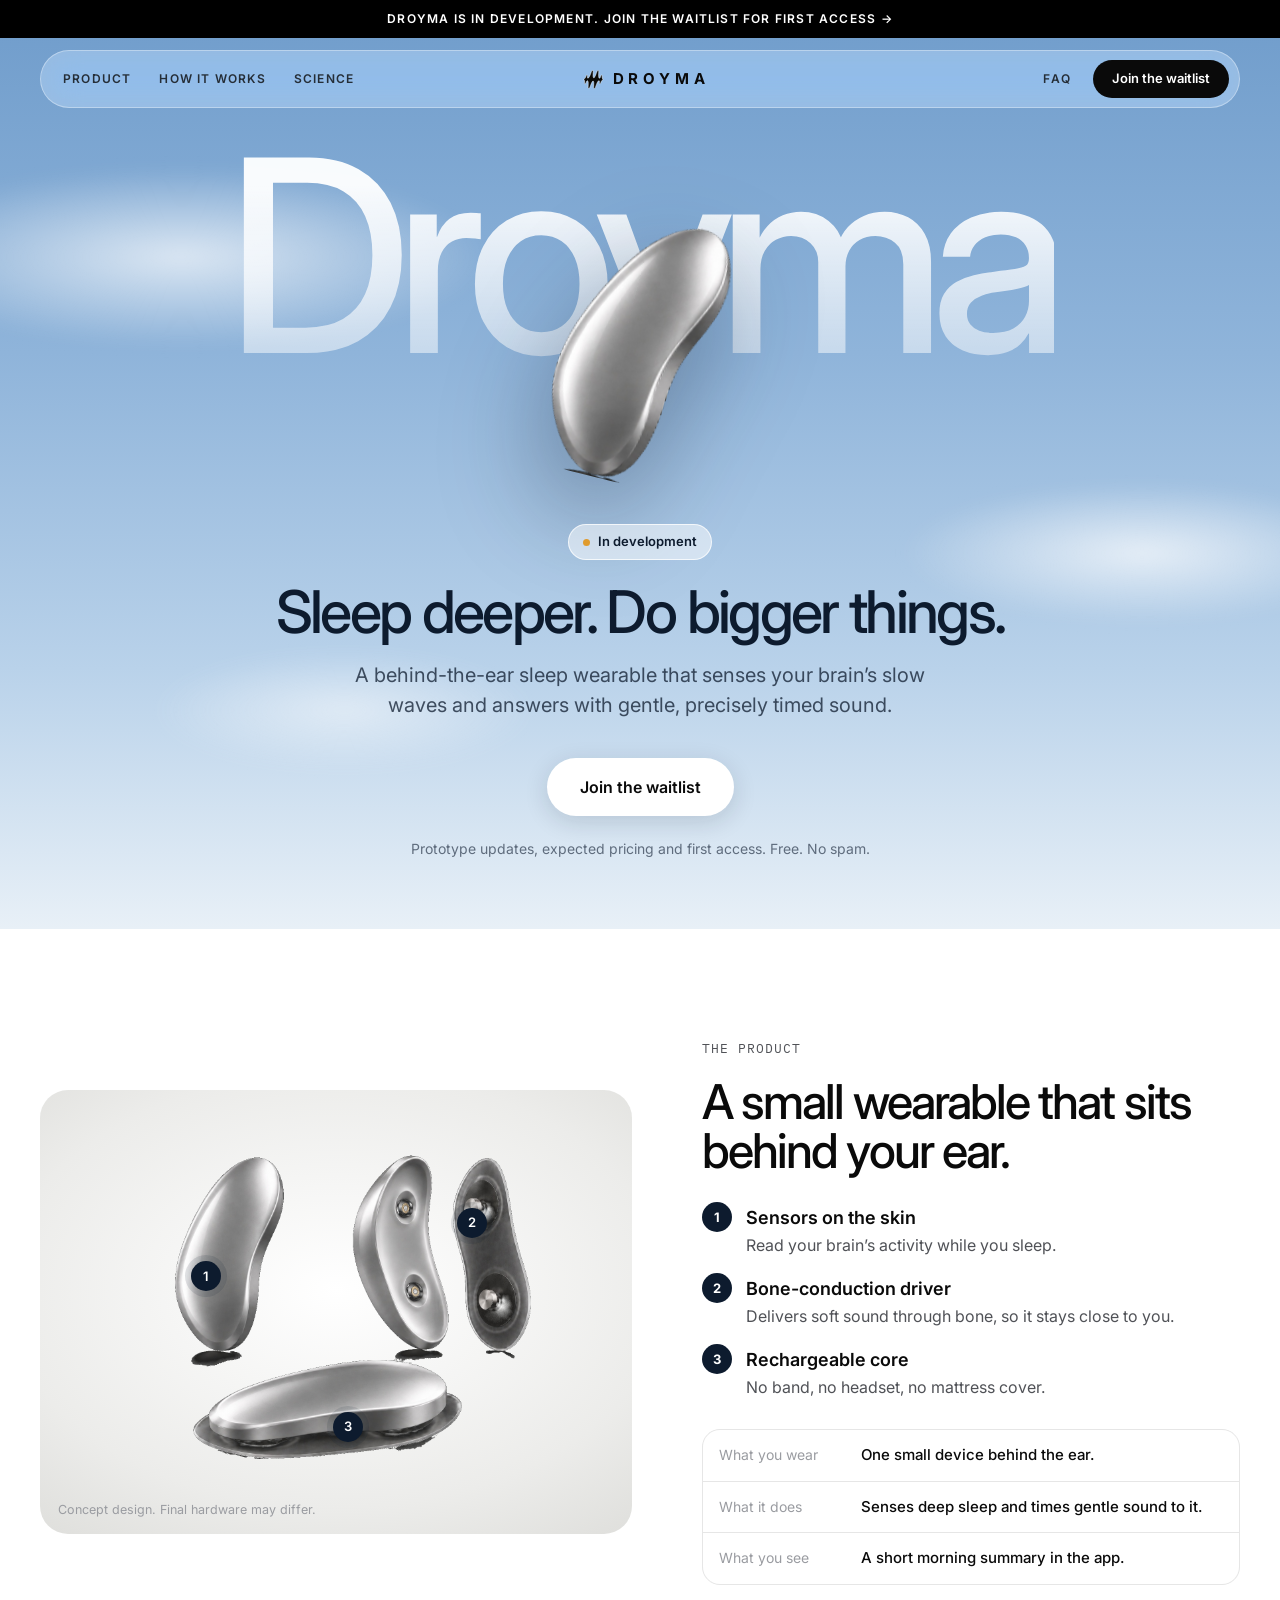
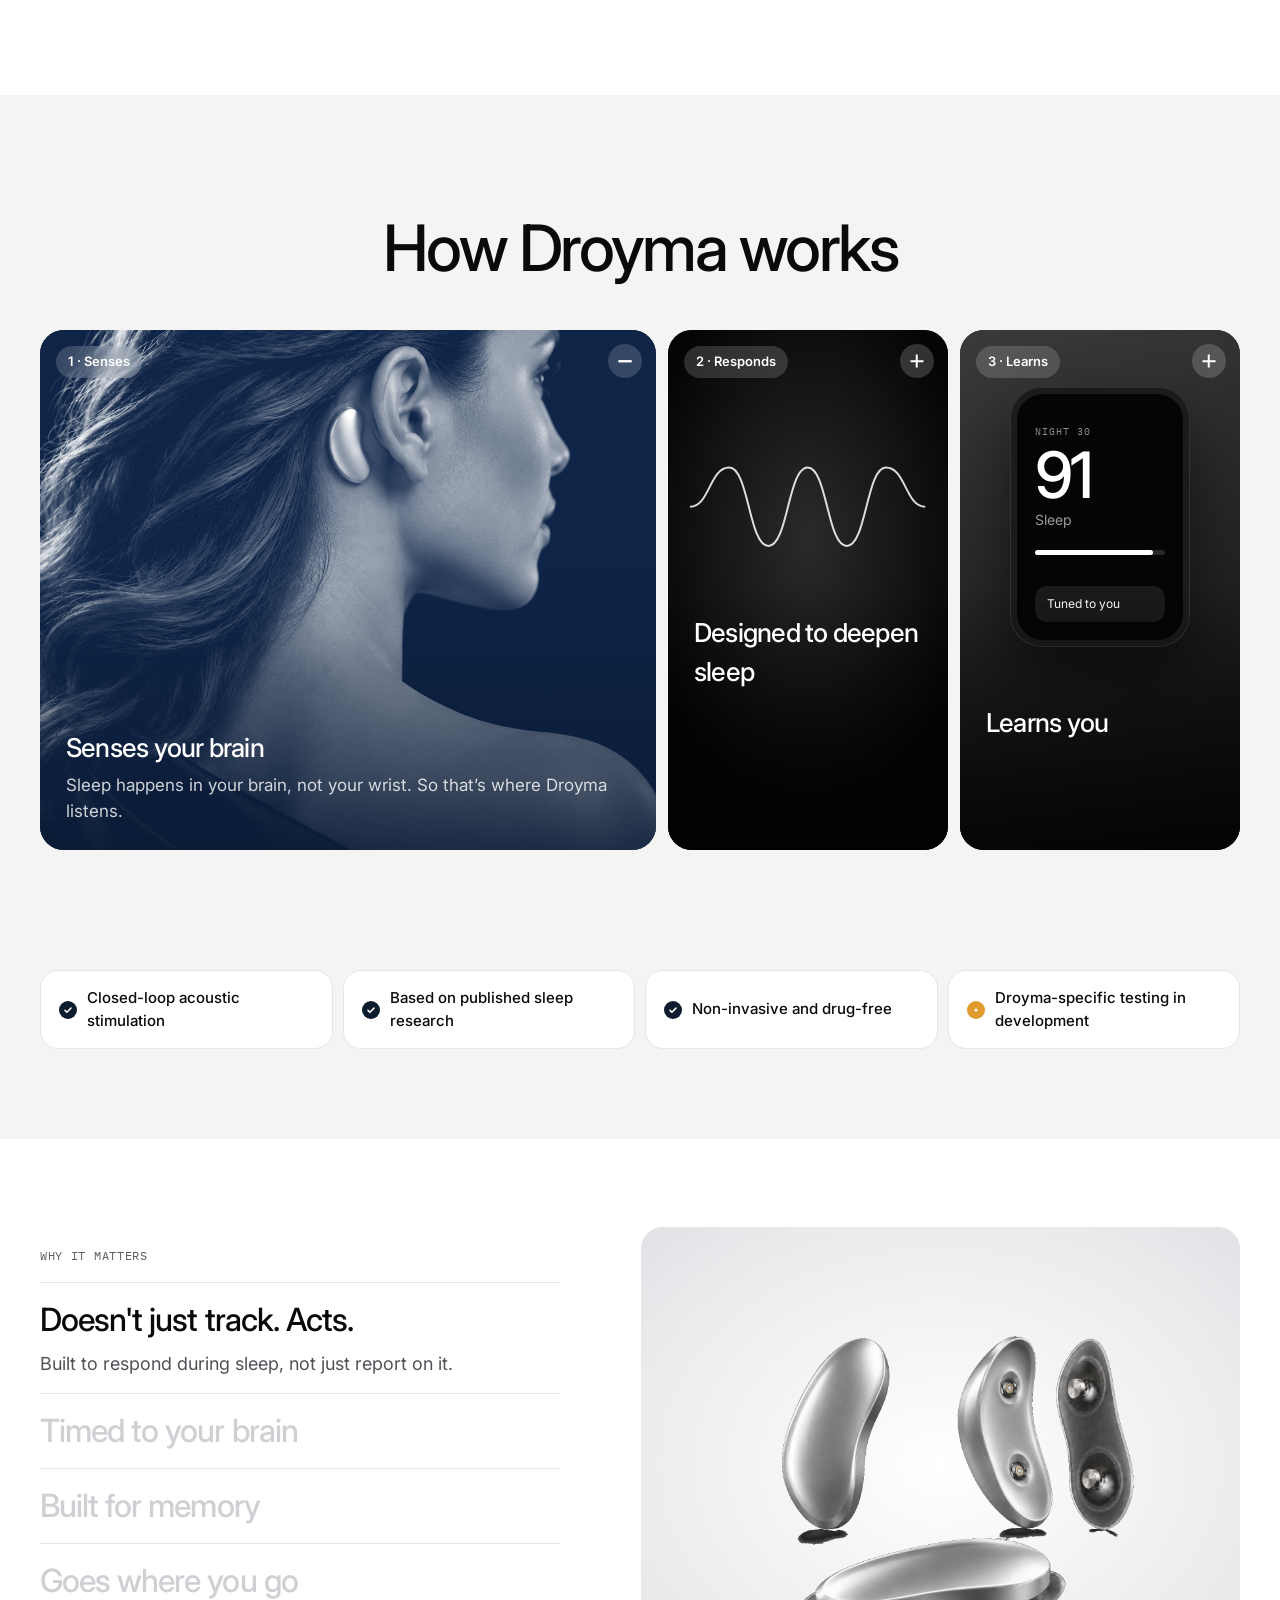
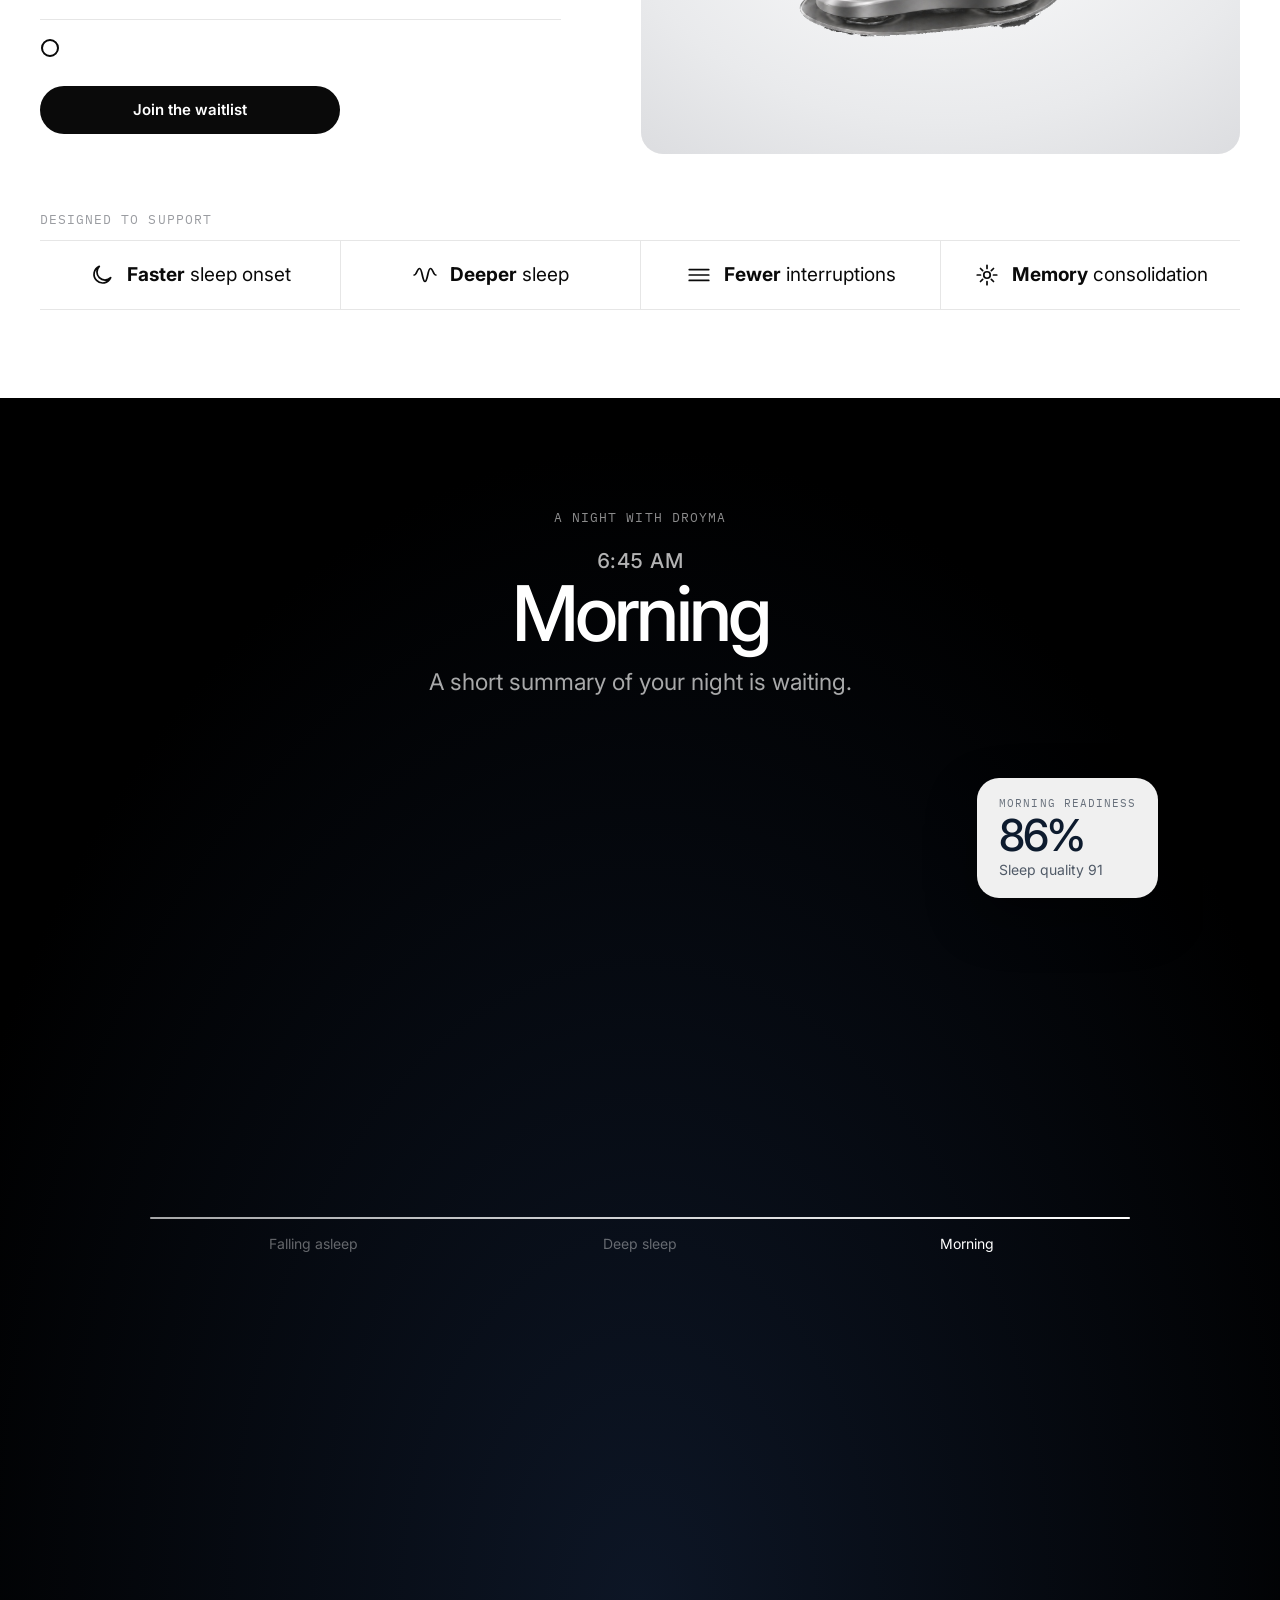
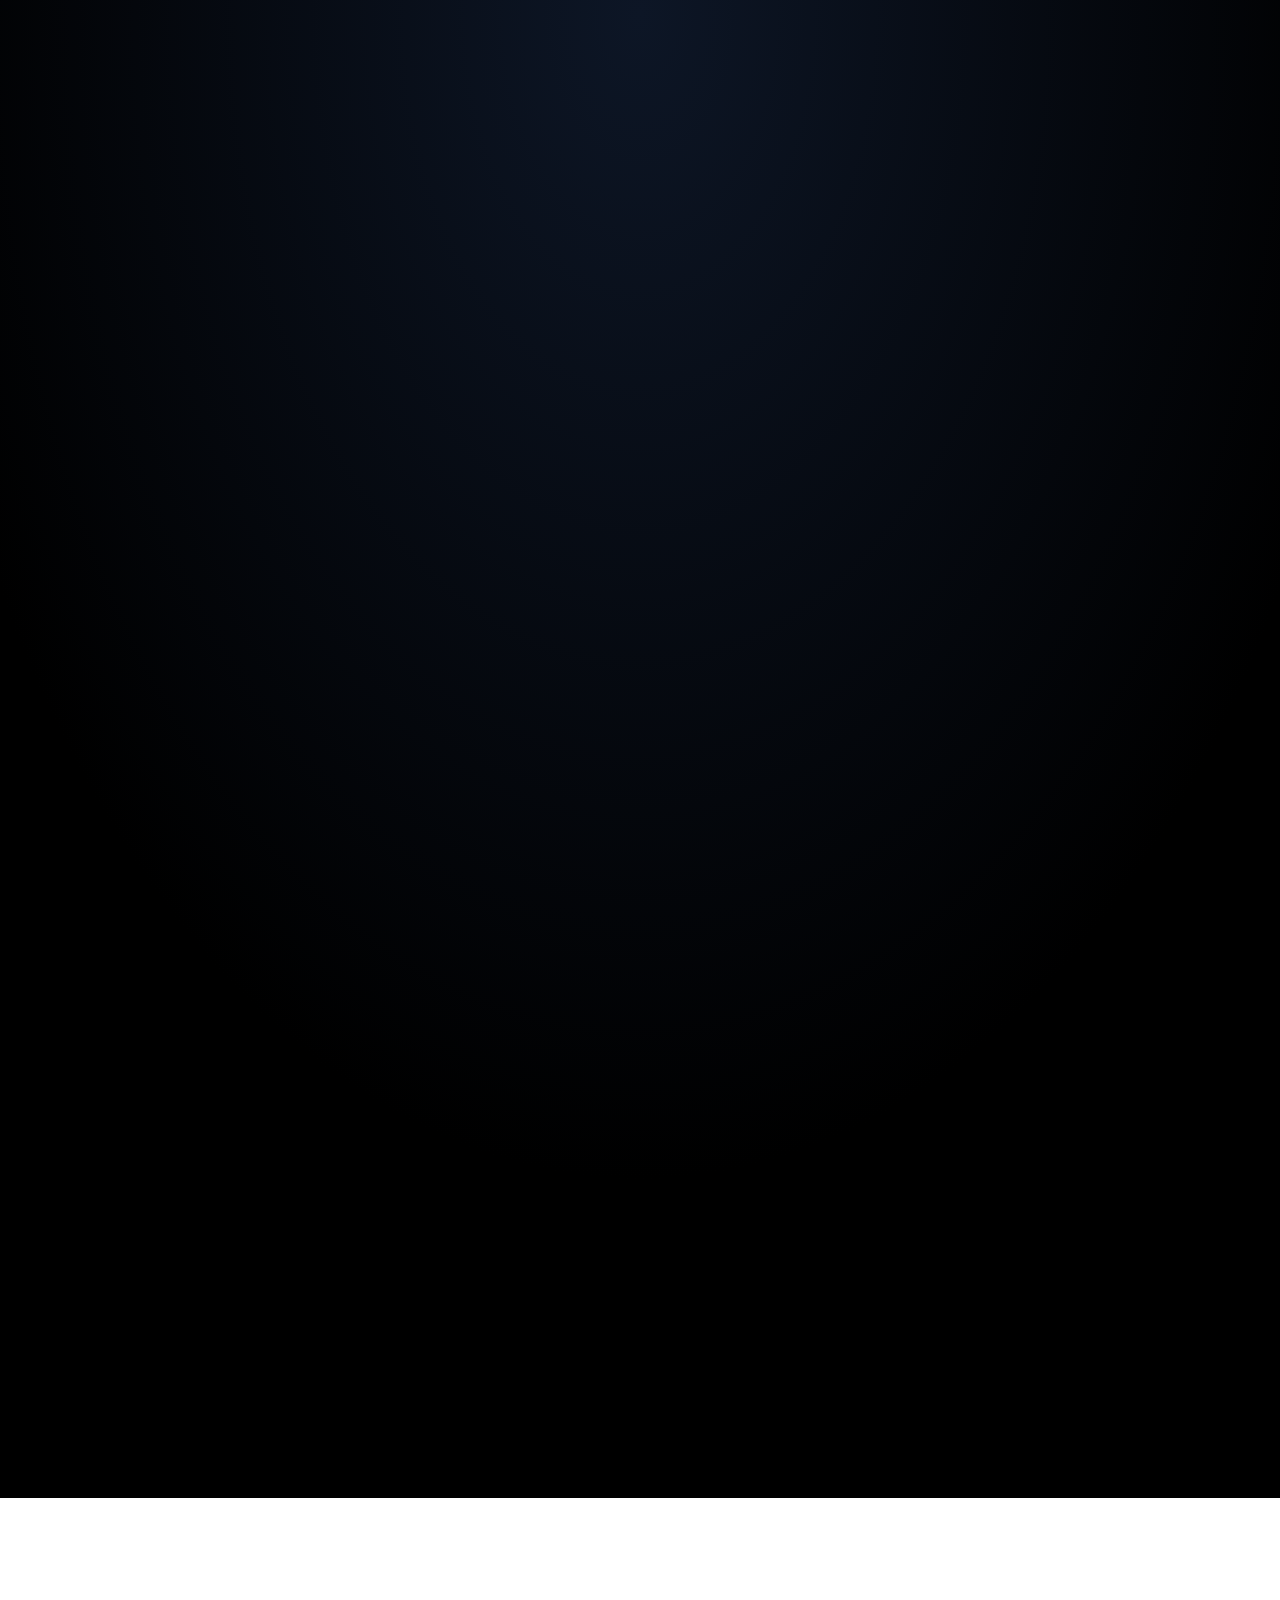
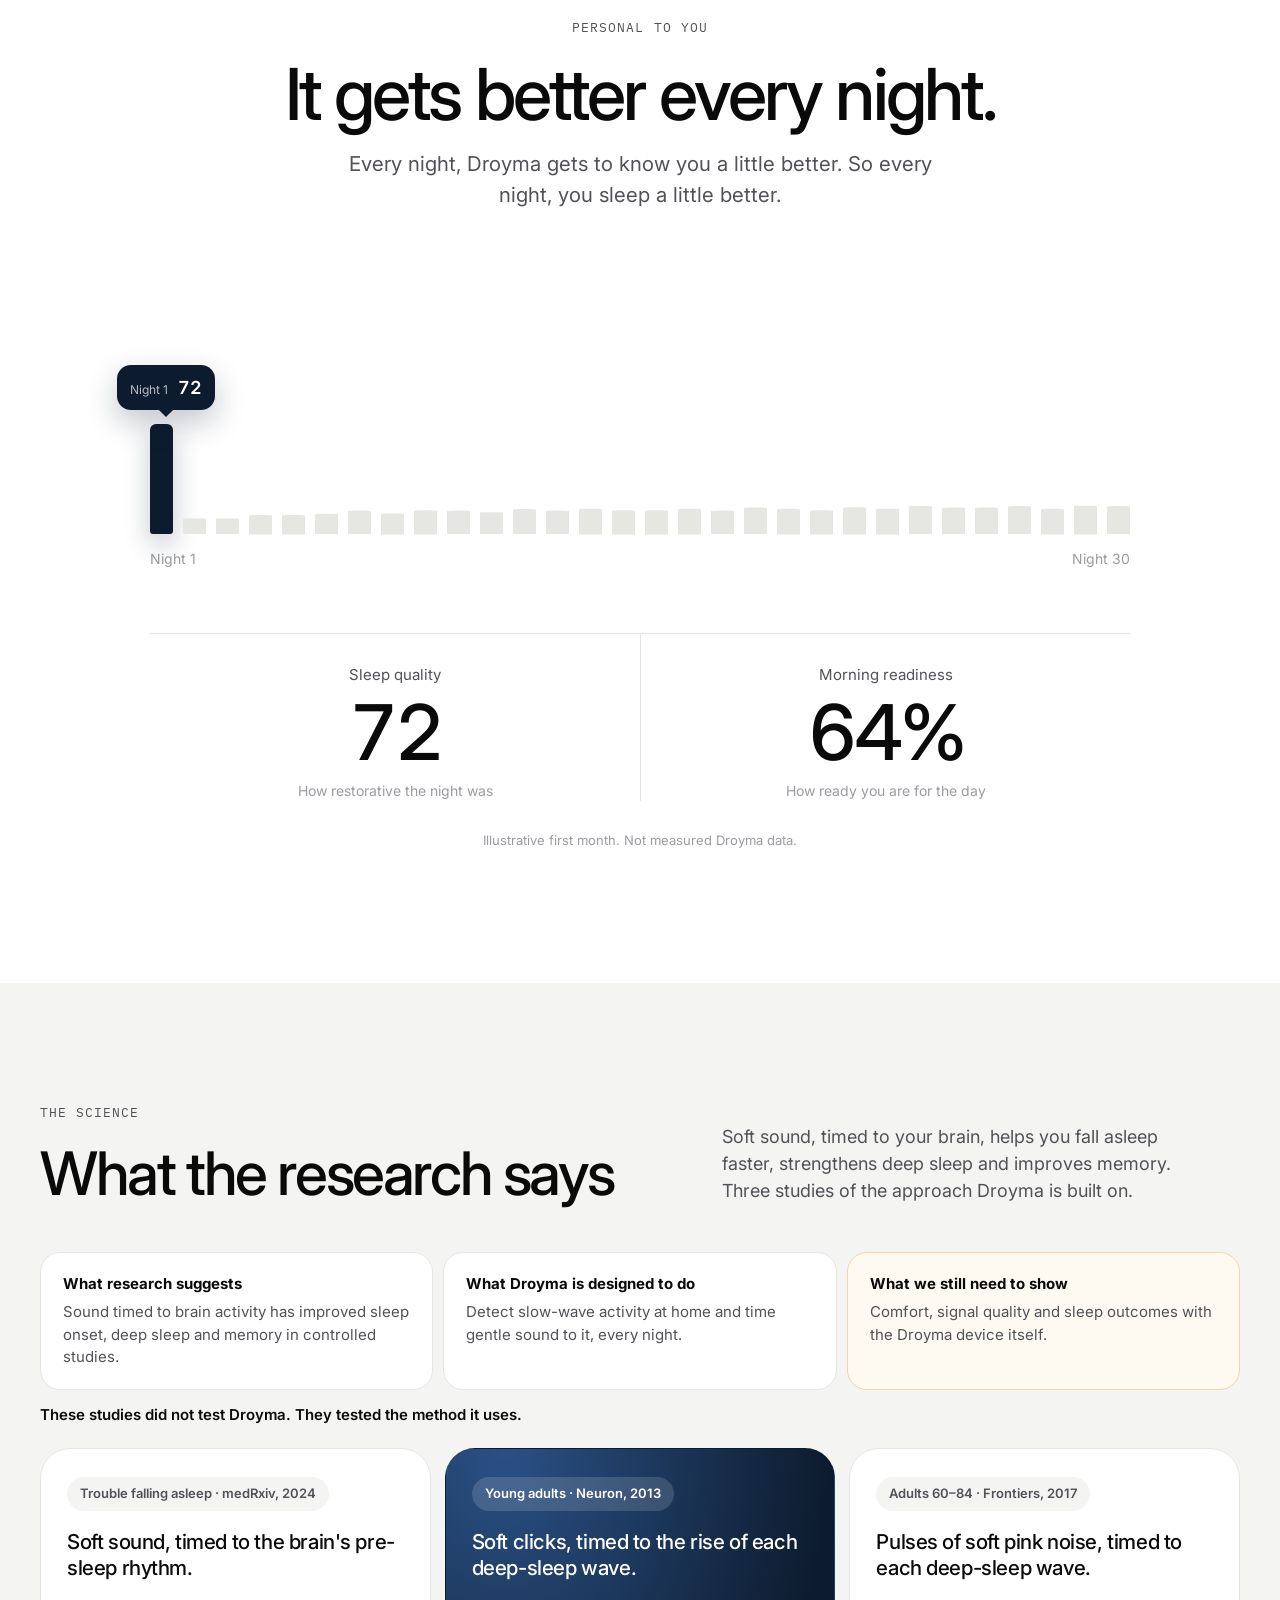
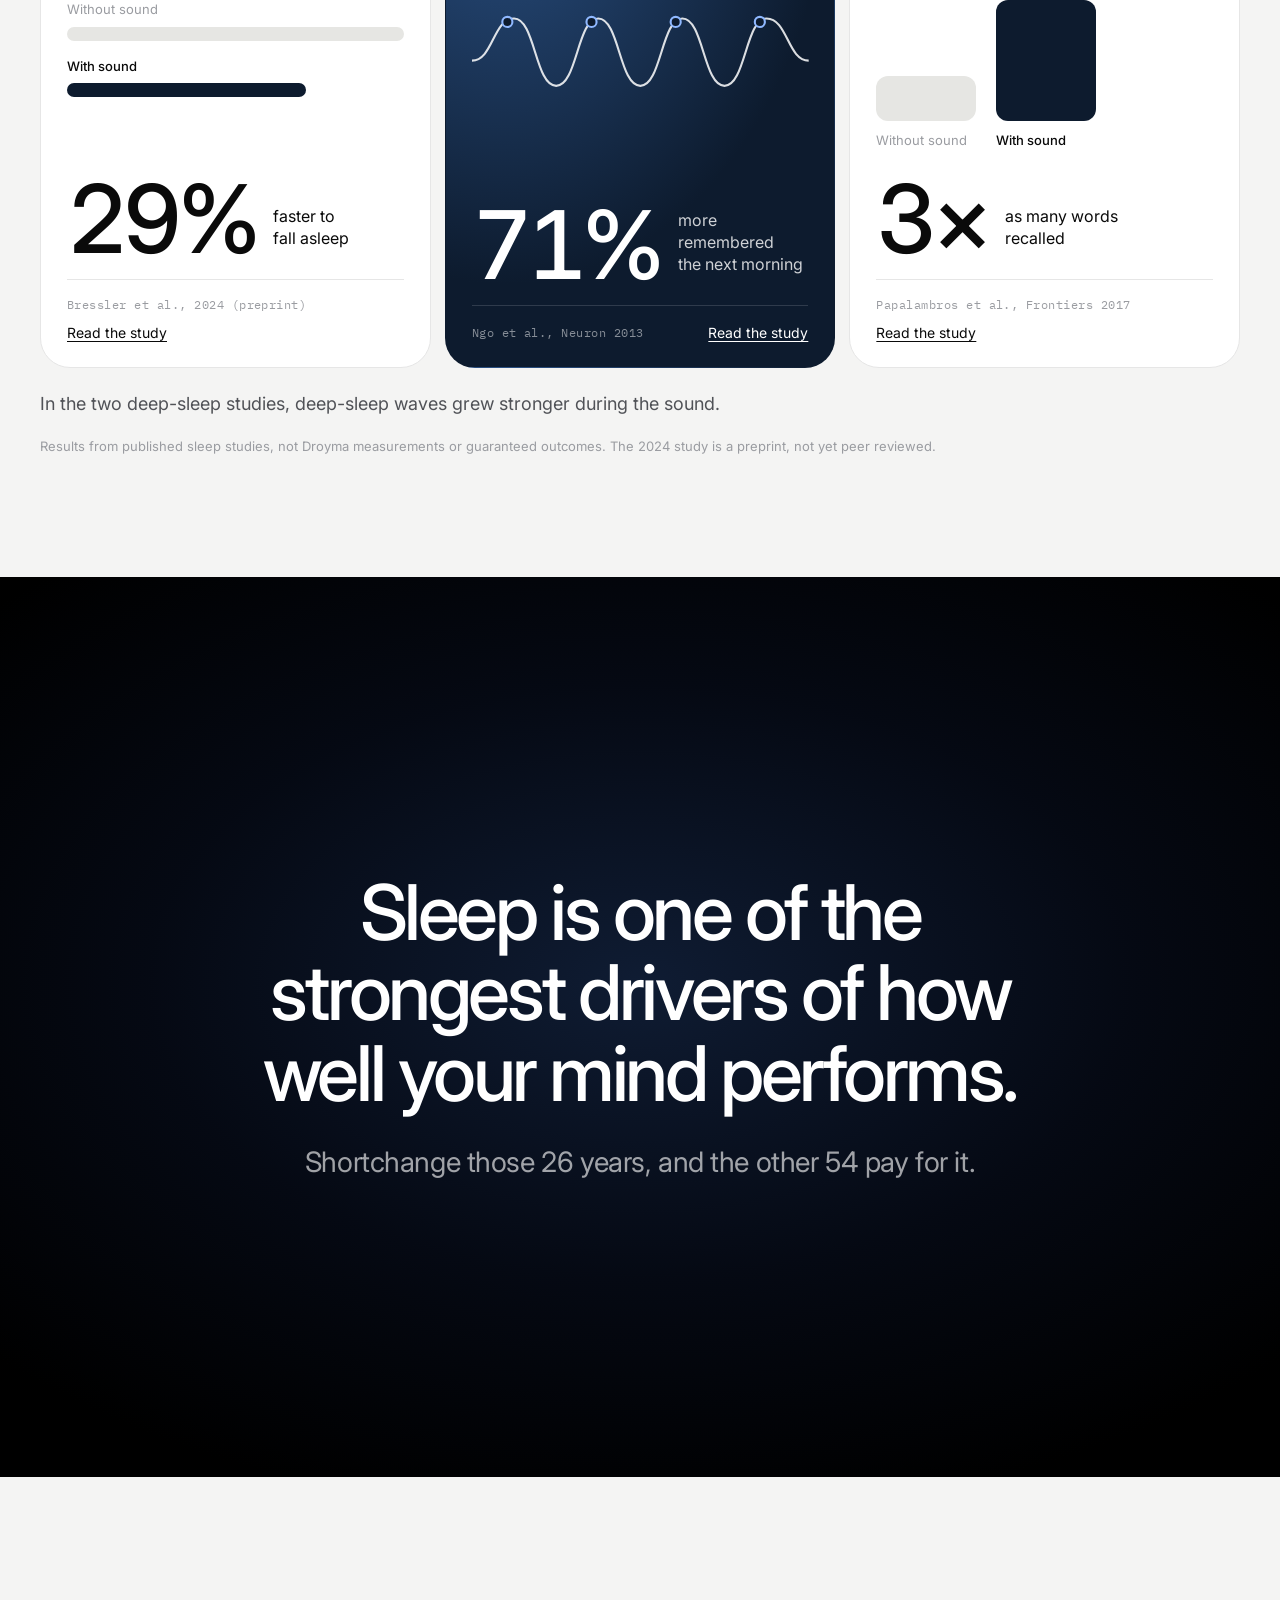
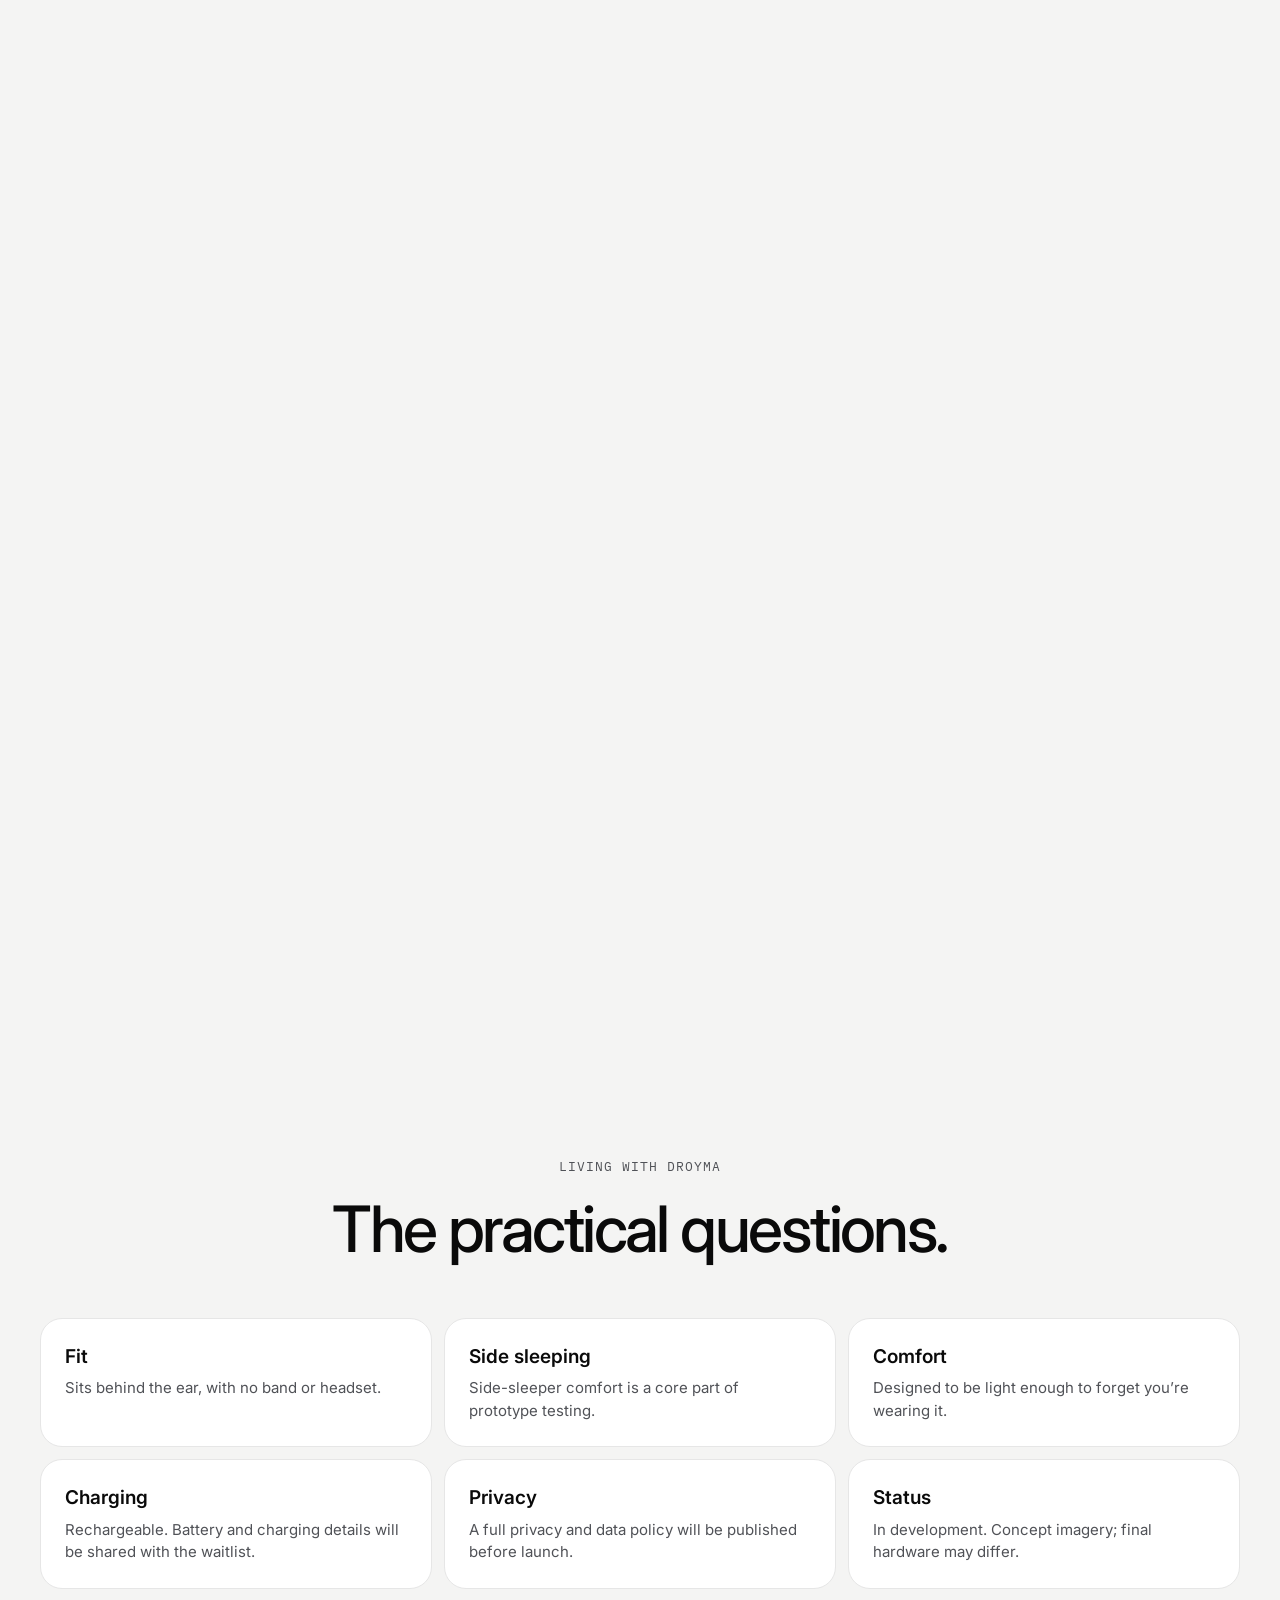
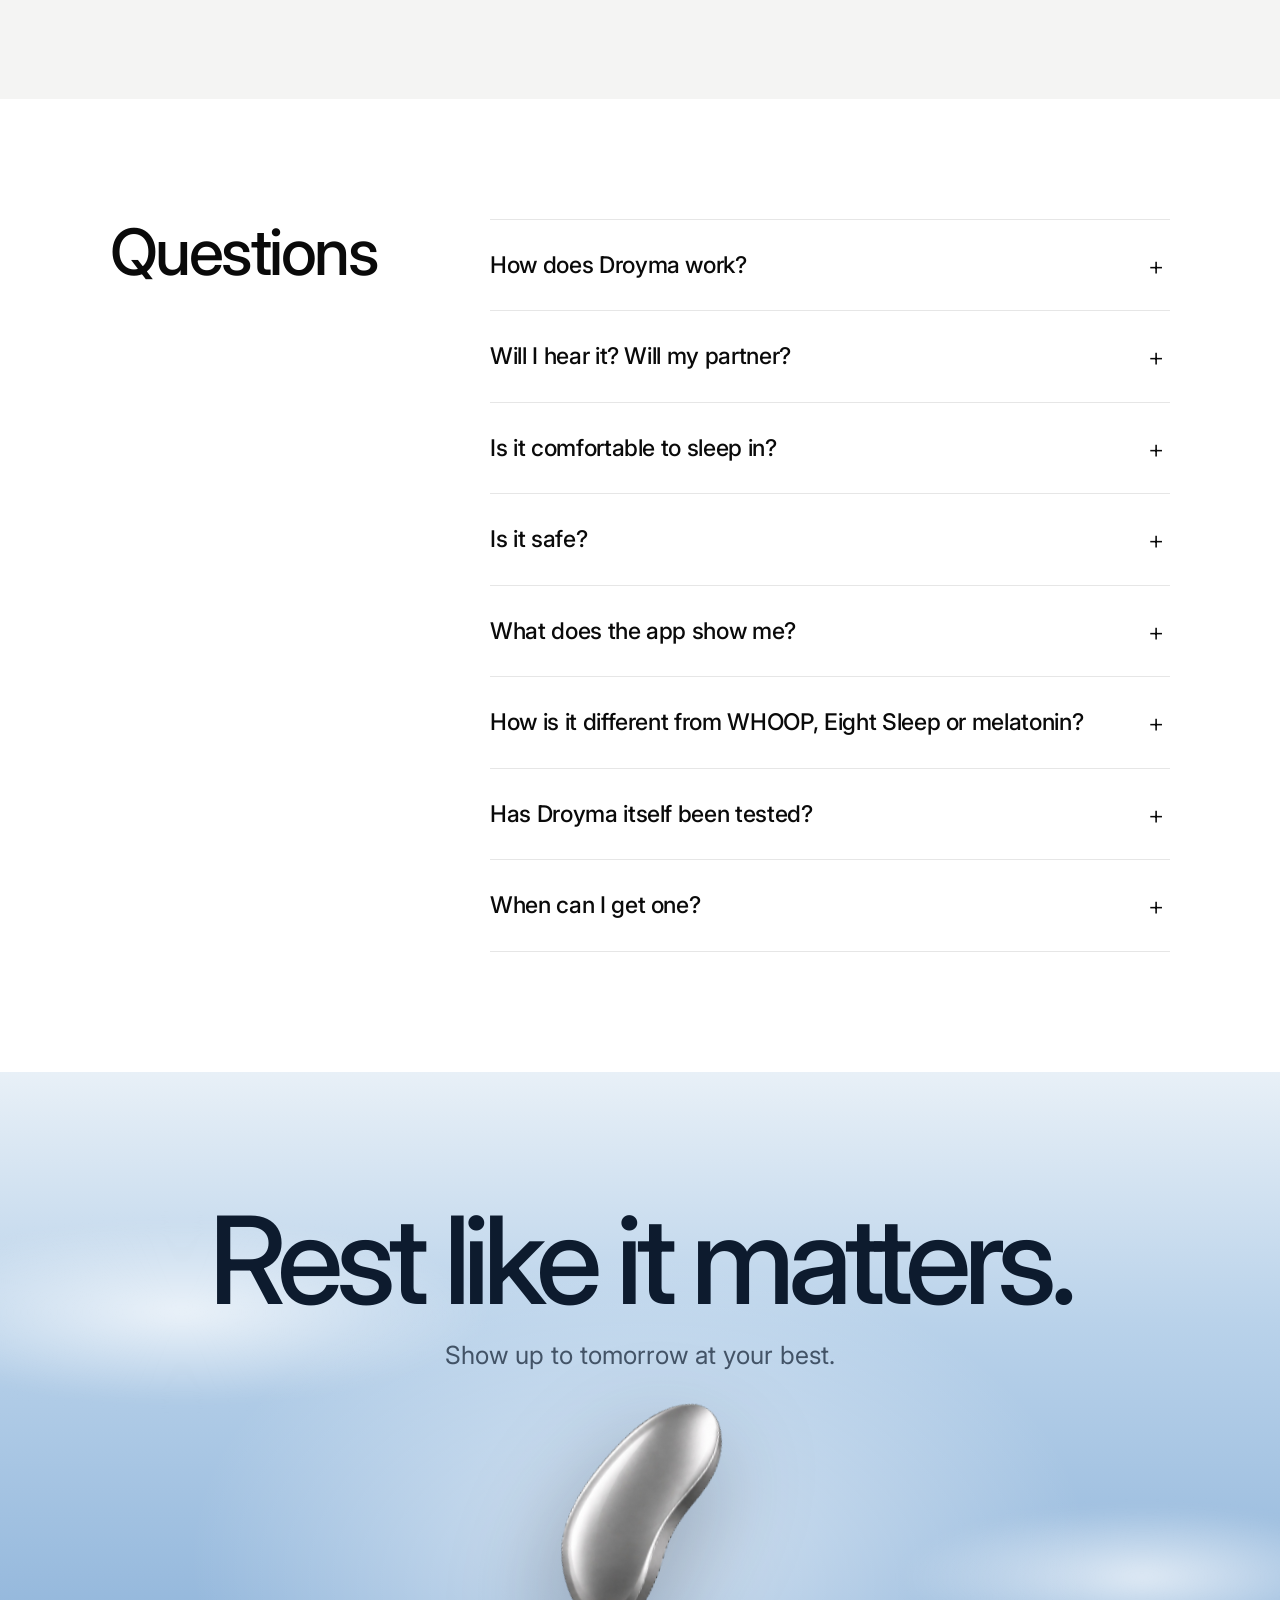
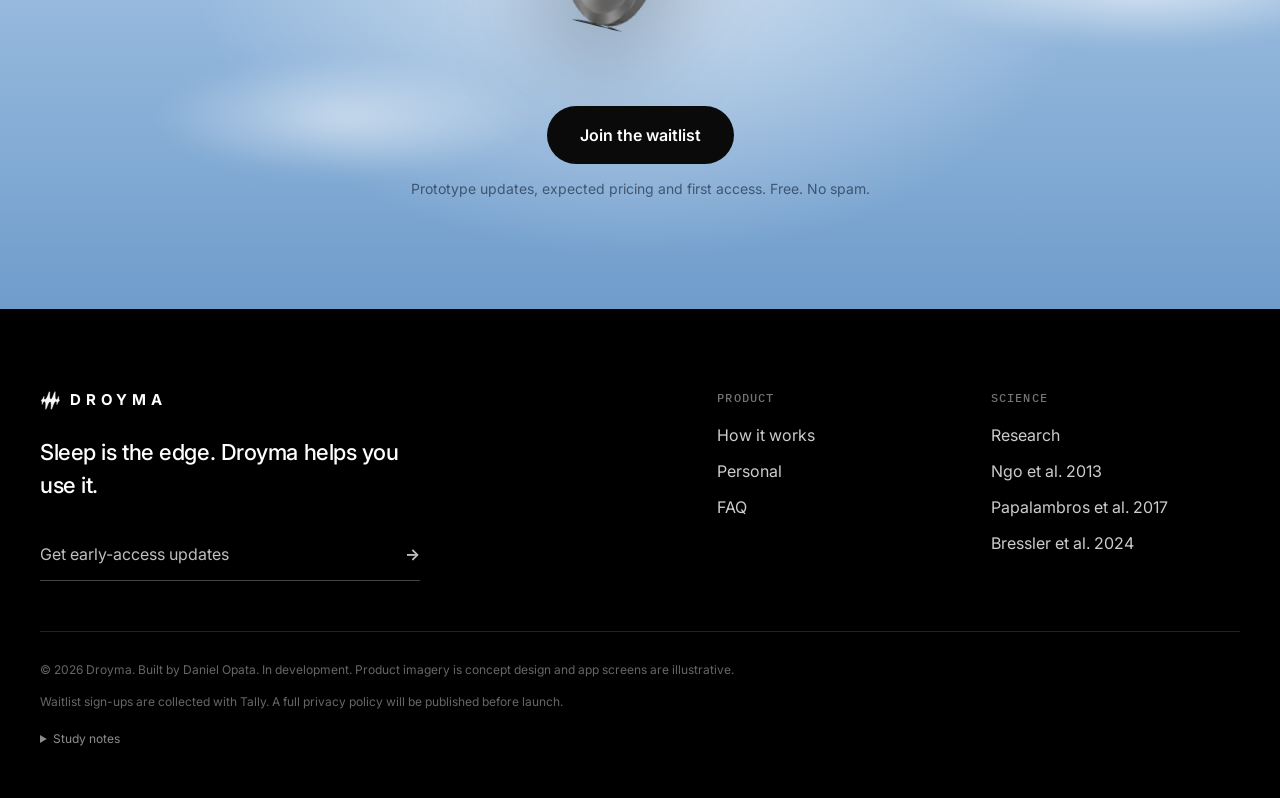
<file: audit/index.html>
<!doctype html>
<html lang="en">
<head>
<meta charset="UTF-8"/>
<meta name="viewport" content="width=device-width, initial-scale=1.0"/>
<meta name="theme-color" content="#000000"/>
<meta name="description" content="Droyma is the sleep wearable that reads your brain and responds in real time, so you sleep deeper and wake up ready to do big things."/>
<title>[Audit] Droyma | Sleep deeper. Do bigger things.</title>
<link rel="icon" type="image/svg+xml" href="../favicon.svg"/>
<link rel="icon" type="image/png" sizes="32x32" href="../favicon-32.png"/>
<link rel="apple-touch-icon" sizes="180x180" href="../apple-touch-icon.png"/>
<meta property="og:title" content="Droyma | Sleep deeper. Do bigger things."/>
<meta property="og:description" content="The sleep wearable that reads your brain and responds in real time."/>
<meta property="og:image" content="../droyma-share-v2.png"/>
<link rel="preconnect" href="https://fonts.googleapis.com"/>
<link rel="preconnect" href="https://fonts.gstatic.com" crossorigin/>
<link href="https://fonts.googleapis.com/css2?family=Inter:wght@300;400;500;600;700&family=IBM+Plex+Mono:wght@400;500&display=swap" rel="stylesheet"/>
<link rel="stylesheet" href="audit.css"/>
</head>
<body>
<div class="opening" id="opening" aria-hidden="true">
  <div class="hero-sky intro-clouds"><i class="cloud c1"></i><i class="cloud c2"></i><i class="cloud c3"></i></div>
  <p class="intro-line">The next leap in<br>human performance<br>is sleep.</p>
</div>

<a class="promo" data-waitlist><em class="promo-long">Droyma is in development. </em>Join the waitlist for first access <span aria-hidden="true">→</span></a>

<header class="nav" id="nav">
  <nav class="nav-links" aria-label="Main">
    <a href="#product">Product</a>
    <a href="#how">How it works</a>
    <a href="#science">Science</a>
  </nav>
  <a class="nav-logo" href="#top" aria-label="Droyma home"><img src="../assets/brand-mark-Q8WhJef7.svg" alt="" aria-hidden="true"><span>DROYMA</span></a>
  <div class="nav-right">
    <a class="nav-faq" href="#faq">FAQ</a>
    <button class="menu-btn" id="menuBtn" aria-expanded="false" aria-controls="menuPanel">Menu</button>
    <a class="btn btn-light btn-sm nav-cta" data-waitlist>Join the waitlist</a>
  </div>
</header>
<div class="menu-panel" id="menuPanel" hidden>
  <a href="#product">Product</a><a href="#how">How it works</a><a href="#learn">Personal</a><a href="#science">Science</a><a href="#living">Living with it</a><a href="#faq">FAQ</a>
</div>

<main id="top">

  <!-- 1 · HERO — blue sky -->
  <section class="hero hero-sky-v" id="hero">
    <div class="hero-sky" aria-hidden="true"><i class="cloud c1"></i><i class="cloud c2"></i><i class="cloud c3"></i></div>
    <div class="hero-stage">
      <h1 class="hero-name" aria-label="Droyma">Droyma</h1>
      <img class="hero-product" src="../assets/jewel-cutout.png" alt="The Droyma sleep wearable.">
    </div>
    <div class="hero-copy">
      <span class="dev-badge">In development</span>
      <p class="hero-line">Sleep deeper. Do bigger things.</p>
      <p class="hero-def">A behind-the-ear sleep wearable that senses your brain&rsquo;s slow waves and answers with gentle, precisely timed sound.</p>
      <div class="hero-ctas"><a class="btn btn-light btn-lg" data-waitlist>Join the waitlist</a></div>
      <p class="hero-micro">Prototype updates, expected pricing and first access. Free. No spam.</p>
    </div>
  </section>

  <!-- P · THE PRODUCT -->
  <section class="section white product" id="product">
    <div class="pr-grid">
      <figure class="pr-media">
        <img src="../assets/device-cutout.png" alt="Concept views of the Droyma wearable: front, side and the skin-contact underside.">
        <ol class="pr-pins" aria-hidden="true"><li style="--x:28%;--y:42%">1</li><li style="--x:73%;--y:30%">2</li><li style="--x:52%;--y:76%">3</li></ol>
        <figcaption>Concept design. Final hardware may differ.</figcaption>
      </figure>
      <div class="pr-copy">
        <p class="mono">THE PRODUCT</p>
        <h2 class="h2">A small wearable that sits behind your ear.</h2>
        <ol class="pr-parts">
          <li><b>1</b><div><h3>Sensors on the skin</h3><p>Read your brain&rsquo;s activity while you sleep.</p></div></li>
          <li><b>2</b><div><h3>Bone-conduction driver</h3><p>Delivers soft sound through bone, so it stays close to you.</p></div></li>
          <li><b>3</b><div><h3>Rechargeable core</h3><p>No band, no headset, no mattress cover.</p></div></li>
        </ol>
        <dl class="pr-flow">
          <div><dt>What you wear</dt><dd>One small device behind the ear.</dd></div>
          <div><dt>What it does</dt><dd>Senses deep sleep and times gentle sound to it.</dd></div>
          <div><dt>What you see</dt><dd>A short morning summary in the app.</dd></div>
        </dl>
      </div>
    </div>
  </section>

  <!-- 7 · WHAT'S DROYMA -->
  <section class="section light" id="what">
    <h2 class="h2 center">How Droyma works</h2>
    <div class="parts">
      <article class="part is-open">
        <div class="part-media"><img src="../assets/wearer-concept-CTpfyXRQ.jpg" alt="The Droyma wearable worn behind the ear." class="bw"></div>
        <span class="chip">1 · Senses</span>
        <button class="part-toggle" aria-label="Show details" aria-expanded="false"></button>
        <div class="part-copy"><h3>Senses your brain</h3><p>Sleep happens in your brain, not your wrist. So that&rsquo;s where Droyma listens.</p></div>
      </article>
      <article class="part">
        <div class="part-media part-bone" aria-hidden="true">
          <svg class="mini-eeg" viewBox="0 0 300 160"><path class="me-wave" d="M0 80 C25 80 25 30 50 30 S75 130 100 130 S125 30 150 30 S175 130 200 130 S225 30 250 30 S275 80 300 80"/><g class="me-pulses"><circle cx="42" cy="34" r="6"/><circle cx="142" cy="34" r="6"/><circle cx="242" cy="34" r="6"/></g><g class="me-rings"><circle cx="42" cy="34" r="6"/><circle cx="142" cy="34" r="6"/><circle cx="242" cy="34" r="6"/></g></svg>
        </div>
        <span class="chip">2 · Responds</span>
        <button class="part-toggle" aria-label="Show details" aria-expanded="false"></button>
        <div class="part-copy"><h3>Designed to deepen sleep</h3><p>Deep sleep is when you recover. A soft sound, timed to each slow wave, is designed to help it go deeper.</p></div>
      </article>
      <article class="part">
        <div class="part-media part-app" aria-hidden="true">
          <div class="mini-phone"><div class="mp-screen">
            <small>NIGHT 30</small><strong>91</strong><span class="mp-ampm">Sleep</span>
            <div class="mp-bar"><i style="width:91%"></i></div>
            <div class="mp-tip">Tuned to you</div>
          </div></div>
        </div>
        <span class="chip">3 · Learns</span>
        <button class="part-toggle" aria-label="Show details" aria-expanded="false"></button>
        <div class="part-copy"><h3>Learns you</h3><p>Every brain is different. So every night, Droyma adjusts to yours.</p></div>
      </article>
    </div>
  </section>

  <!-- T · TRUST STRIP -->
  <section class="trust" aria-label="What Droyma is built on">
    <ul>
      <li>Closed-loop acoustic stimulation</li>
      <li>Based on published sleep research</li>
      <li>Non-invasive and drug-free</li>
      <li>Droyma-specific testing in development</li>
    </ul>
  </section>

  <!-- 3 · WHY DROYMA (rotating list, from the blue-sky version) -->
  <section class="section white why-v1" id="why">
    <div class="why">
      <div class="why-copy">
        <p class="mono">WHY IT MATTERS</p>
        <ol class="why-list">
          <li class="is-active"><button aria-current="true">Doesn't just track. Acts.</button><p class="why-line">Built to respond during sleep, not just report on it.</p></li>
          <li><button>Timed to your brain</button><p class="why-line">Every pulse lands at the right moment for you.</p></li>
          <li><button>Built for memory</button><p class="why-line">Deep sleep is when the brain consolidates memories.</p></li>
          <li><button>Goes where you go</button><p class="why-line">No mattress, no hub. Home or hotel.</p></li>
        </ol>
        <svg class="why-timer" viewBox="0 0 20 20" aria-hidden="true"><circle cx="10" cy="10" r="8"/><circle class="t" cx="10" cy="10" r="8"/></svg>
        <a class="btn btn-dark btn-wide" data-waitlist>Join the waitlist</a>
      </div>
      <div class="why-media">
        <figure class="is-active fig-device"><img src="../assets/device-cutout.png" alt="Front, side and underside views of the Droyma wearable."></figure>
        <figure class="fig-wave" aria-hidden="true"><svg viewBox="0 0 400 200"><path class="w1" d="M0 100 C40 100 40 40 80 40 S120 160 160 160 S200 40 240 40 S280 160 320 160 S360 100 400 100"/><g class="ticks"><line x1="80" y1="20" x2="80" y2="6"/><line x1="240" y1="20" x2="240" y2="6"/></g></svg><span>Pulse lands on the wave</span></figure>
        <figure class="fig-lake"><img src="../assets/solitude-lake-CmHwuxjt.jpg" alt="A woman asleep above a still lake."></figure>
        <figure class="fig-wear"><img src="../assets/wearer-concept-CTpfyXRQ.jpg" alt="The Droyma wearable worn behind the ear."></figure>
      </div>
    </div>
    <p class="benefit-label">Designed to support</p>
    <ul class="hero-benefits strip why-benefits" aria-label="What Droyma is designed to support">
      <li><svg viewBox="0 0 24 24" aria-hidden="true"><path d="M20 14.5A8 8 0 1 1 9.5 4a6.5 6.5 0 0 0 10.5 10.5Z"/></svg><span><b>Faster</b> sleep onset</span></li>
      <li><svg viewBox="0 0 24 24" aria-hidden="true"><path d="M2 12c2.5 0 2.5-6 5-6s2.5 12 5 12 2.5-12 5-12 2.5 6 5 6"/></svg><span><b>Deeper</b> sleep</span></li>
      <li><svg viewBox="0 0 24 24" aria-hidden="true"><path d="M3 17h18M3 12h18M3 7h18"/></svg><span><b>Fewer</b> interruptions</span></li>
      <li><svg viewBox="0 0 24 24" aria-hidden="true"><path d="M12 3v3M12 18v3M3 12h3M18 12h3M6 6l2 2M16 16l2 2M6 18l2-2M16 8l2-2"/><circle cx="12" cy="12" r="3"/></svg><span><b>Memory</b> consolidation</span></li>
    </ul>
  </section>

  <!-- 4 · A NIGHT WITH DROYMA — plain, premium, scroll-driven -->
  <section class="night" id="how">
    <div class="night-pin">
      <div class="night-head">
        <p class="mono mono-light">A NIGHT WITH DROYMA</p>
        <div class="nc-stack" aria-live="polite">
          <div class="nc is-on"><p class="nc-time">10:30 PM</p><h2>Falling asleep</h2><p>Droyma senses you winding down and plays a gentle rhythm, designed to help you settle.</p></div>
          <div class="nc"><p class="nc-time">12:40 AM</p><h2>Deep sleep</h2><p>A soft sound answers each slow wave. When you dream, it goes quiet.</p></div>
          <div class="nc"><p class="nc-time">6:45 AM</p><h2>Morning</h2><p>A short summary of your night is waiting.</p></div>
        </div>
      </div>
      <div class="night-stage"><div class="night-result" id="nResult" aria-hidden="true"><small>MORNING READINESS</small><strong>86%</strong><span>Sleep quality 91</span></div><canvas id="eeg" role="img" aria-label="A brainwave through one night. In deep sleep, soft blue pulses land on each slow wave; while dreaming, Droyma stays quiet."></canvas></div>
      <div class="night-steps" aria-hidden="true">
        <div class="ns-line"><i id="nsFill"></i></div>
        <div class="ns-labels"><span class="is-on">Falling asleep</span><span>Deep sleep</span><span>Morning</span></div>
      </div>
    </div>
  </section>

  <!-- 4b · LEARNS YOU — first 30 nights -->
  <section class="section white learn2" id="learn">
    <div class="center intro">
      <p class="mono">PERSONAL TO YOU</p>
      <h2 class="h2">It gets better every night.</h2>
      <p class="sub">Every night, Droyma gets to know you a little better. So every night, you sleep a little better.</p>
    </div>
    <div class="l2-chart" id="l2Chart" role="img" aria-label="Sleep score for each of the first 30 nights, rising from 72 to 91.">
      <div class="l2-plot"><div class="l2-bars" id="l2Bars"></div><div class="l2-tip" id="l2Tip"><small id="l2TipN">Night 1</small><b id="l2TipV">72</b></div></div>
      <div class="l2-axis"><span>Night 1</span><span>Night 30</span></div>
    </div>
    <div class="l2-scores l2-two">
      <div><small>Sleep quality</small><strong id="l2S">72</strong><em>How restorative the night was</em></div>
      <div><small>Morning readiness</small><strong><span id="l2C">64</span>%</strong><em>How ready you are for the day</em></div>
    </div>
    <p class="fine center">Illustrative first month. Not measured Droyma data.</p>
  </section>

  <!-- 8 · SCIENCE — two acoustic-stimulation studies, shown not told -->
  <section class="section light sci3" id="science">
    <div class="sci2-head">
      <div>
        <p class="mono">THE SCIENCE</p>
        <h2 class="h2">What the research says</h2>
      </div>
      <p class="sub">Soft sound, timed to your brain, helps you fall asleep faster, strengthens deep sleep and improves memory. Three studies of the approach Droyma is built on.</p>
    </div>
    <div class="sci-frame">
      <div><b>What research suggests</b><p>Sound timed to brain activity has improved sleep onset, deep sleep and memory in controlled studies.</p></div>
      <div><b>What Droyma is designed to do</b><p>Detect slow-wave activity at home and time gentle sound to it, every night.</p></div>
      <div><b>What we still need to show</b><p>Comfort, signal quality and sleep outcomes with the Droyma device itself.</p></div>
    </div>
    <p class="sci-note">These studies did not test Droyma. They tested the method it uses.</p>
    <div class="s3x s3x-3">
      <article class="sx">
        <span class="sx-tag">Trouble falling asleep · medRxiv, 2024</span>
        <p class="sx-did">Soft sound, timed to the brain's pre-sleep rhythm.</p>
        <div class="sx-time" aria-label="Time to fall asleep was about 29% shorter with sound.">
          <div><span>Without sound</span><i style="--w:100%"></i></div>
          <div class="on"><span>With sound</span><i style="--w:71%"></i></div>
        </div>
        <div class="sx-big"><strong><b data-count="29">29</b>%</strong><span>faster to<br>fall asleep</span></div>
        <footer><small>Bressler et al., 2024 (preprint)</small><a href="https://medrxiv.org/node/750921" target="_blank" rel="noreferrer">Read the study</a></footer>
      </article>
      <article class="sx sx-sound">
        <span class="sx-tag">Young adults · Neuron, 2013</span>
        <p class="sx-did">Soft clicks, timed to the rise of each deep-sleep wave.</p>
        <svg class="sx-wave" viewBox="0 0 400 110" aria-hidden="true"><path d="M0 70 C25 70 25 20 50 20 S75 100 100 100 S125 20 150 20 S175 100 200 100 S225 20 250 20 S275 100 300 100 S325 20 350 20 S375 70 400 70"/><g><circle cx="42" cy="24" r="6"/><circle cx="142" cy="24" r="6"/><circle cx="242" cy="24" r="6"/><circle cx="342" cy="24" r="6"/></g></svg>
        <div class="sx-big"><strong><b data-count="71">71</b>%</strong><span>more remembered<br>the next morning</span></div>
        <footer><small>Ngo et al., Neuron 2013</small><a href="https://www.inb.uni-luebeck.de/fileadmin/files/PUBPDFS/NgMaBoMo13.pdf" target="_blank" rel="noreferrer">Read the study</a></footer>
      </article>
      <article class="sx">
        <span class="sx-tag">Adults 60–84 · Frontiers, 2017</span>
        <p class="sx-did">Pulses of soft pink noise, timed to each deep-sleep wave.</p>
        <div class="sx-bars" aria-label="Words recalled the next morning: about three times as many after the sound night as after the night without sound.">
          <div><i style="--h:30%"></i><span>Without sound</span></div>
          <div class="on"><i style="--h:92%"></i><span>With sound</span></div>
        </div>
        <div class="sx-big"><strong><b data-count="3">3</b>×</strong><span>as many words<br>recalled</span></div>
        <footer><small>Papalambros et al., Frontiers 2017</small><a href="https://pmc.ncbi.nlm.nih.gov/articles/PMC5340797/" target="_blank" rel="noreferrer">Read the study</a></footer>
      </article>
    </div>
    <p class="sci-also">In the two deep-sleep studies, deep-sleep waves grew stronger during the sound.</p>
    <p class="fine">Results from published sleep studies, not Droyma measurements or guaranteed outcomes. The 2024 study is a preprint, not yet peer reviewed.</p>
  </section>

  <!-- 9 · WHY SLEEP — portal into a life in years -->
  <section class="universe" id="why-sleep">
    <div class="uv-pin">
      <div class="uv-portal" id="uvPortal">
        <canvas class="uv-stars" id="uvStars" aria-hidden="true"></canvas>
        <div class="uv-content">
          <div class="uv-head">
            <p class="mono mono-light">WHY SLEEP MATTERS</p>
            <h2 class="h2">About a third of your life is <span class="ly-26">spent asleep.</span></h2>
          </div>
          <div class="ly-grid" id="lyGrid" role="img" aria-label="80 dots, one for each year of a life. 26 of them light up: the years spent asleep."></div>
          <div class="ly-key uv-late" aria-hidden="true"><span><i class="k-sleep"></i>Asleep</span><span><i class="k-awake"></i>Awake</span><em>Each dot is one year of an 80-year life.</em></div>
        </div>
        <div class="uv-final" aria-label="Sleep is one of the strongest drivers of how well your mind performs. Shortchange those 26 years, and the other 54 pay for it.">
          <p class="uvf-a" data-words>Sleep is one of the strongest drivers of how well your mind performs.</p>
          <p class="uvf-b" data-words>Shortchange those 26 years, and the other 54 pay for it.</p>
        </div>
      </div>
    </div>
  </section>

  <!-- L · LIVING WITH DROYMA -->
  <section class="section light living" id="living">
    <div class="center intro"><p class="mono">LIVING WITH DROYMA</p><h2 class="h2">The practical questions.</h2></div>
    <div class="lv-grid">
      <div><h3>Fit</h3><p>Sits behind the ear, with no band or headset.</p></div>
      <div><h3>Side sleeping</h3><p>Side-sleeper comfort is a core part of prototype testing.</p></div>
      <div><h3>Comfort</h3><p>Designed to be light enough to forget you&rsquo;re wearing it.</p></div>
      <div><h3>Charging</h3><p>Rechargeable. Battery and charging details will be shared with the waitlist.</p></div>
      <div><h3>Privacy</h3><p>A full privacy and data policy will be published before launch.</p></div>
      <div><h3>Status</h3><p>In development. Concept imagery; final hardware may differ.</p></div>
    </div>
  </section>

  <!-- 10 · FAQ -->
  <section class="section white" id="faq">
    <div class="faq">
      <h2 class="h2">Questions</h2>
      <div>
        <details><summary>How does Droyma work?</summary><p>In deep sleep your brain moves in slow waves. Droyma senses them from behind your ear and answers each one with a brief, soft pulse of acoustic stimulation, which helps it run deeper. Sleep labs have studied this method for over a decade.</p></details>
        <details><summary>Will I hear it? Will my partner?</summary><p>The stimulation travels through bone rather than the air. It's designed to be soft enough to sleep through, and not to fill the room.</p></details>
        <details><summary>Is it comfortable to sleep in?</summary><p>Droyma is designed to sit behind your ear all night, with no band or headset. Comfort testing is part of development before launch.</p></details>
        <details><summary>Is it safe?</summary><p>Droyma uses soft acoustic stimulation at low intensity, the approach studied in sleep labs. It's still in development and will be tested before it ships.</p></details>
        <details><summary>What does the app show me?</summary><p>Two scores each morning. Sleep quality is how restorative your night was. Morning readiness is how ready you are for the day. Both run from 0 to 100, and Droyma learns what moves them for you.</p></details>
        <details><summary>How is it different from WHOOP, Eight Sleep or melatonin?</summary><p>WHOOP tracks your body. Eight Sleep changes your bed's temperature. Melatonin is a supplement. Droyma is designed to sense your brain and respond while you sleep, drug-free. It works alongside the others.</p></details>
        <details><summary>Has Droyma itself been tested?</summary><p>Not yet as a finished product. The research on this page tested the method, not Droyma. Testing with the Droyma device is part of development, and the waitlist hears about results first.</p></details>
        <details><summary>When can I get one?</summary><p>Droyma is in development. The waitlist hears first about early access and pricing. Joining is free.</p></details>
      </div>
    </div>
  </section>

  <!-- 11 · FINAL -->
  <section class="closing" id="closing">
    <div class="hero-sky" aria-hidden="true"><i class="cloud c1"></i><i class="cloud c2"></i><i class="cloud c3"></i></div>
    <div class="closing-glow" aria-hidden="true"></div>
    <div class="closing-copy">
      <h2>Rest like it matters.</h2>
      <p>Show up to tomorrow at your best.</p>
    </div>
    <img class="closing-product" src="../assets/jewel-cutout.png" alt="The Droyma wearable.">
    <div class="closing-cta">
      <a class="btn btn-dark btn-lg" data-waitlist>Join the waitlist</a>
      <small>Prototype updates, expected pricing and first access. Free. No spam.</small>
    </div>
  </section>
</main>

<footer class="footer">
  <div class="f-top">
    <div class="f-signup">
      <a class="nav-logo f-logo" href="#top"><img src="../assets/brand-mark-Q8WhJef7.svg" alt="" aria-hidden="true"><span>DROYMA</span></a>
      <p class="f-mission">Sleep is the edge. Droyma helps you use it.</p>
      <a class="f-input" data-waitlist><span>Get early-access updates</span><b aria-hidden="true">→</b></a>
    </div>
    <div class="f-cols">
      <div><b>Product</b><a href="#how">How it works</a><a href="#learn">Personal</a><a href="#faq">FAQ</a></div>
      <div><b>Science</b><a href="#science">Research</a><a href="https://www.inb.uni-luebeck.de/fileadmin/files/PUBPDFS/NgMaBoMo13.pdf" target="_blank" rel="noreferrer">Ngo et al. 2013</a><a href="https://pmc.ncbi.nlm.nih.gov/articles/PMC5340797/" target="_blank" rel="noreferrer">Papalambros et al. 2017</a><a href="https://medrxiv.org/node/750921" target="_blank" rel="noreferrer">Bressler et al. 2024</a></div>
    </div>
  </div>
  <div class="f-legal">
    <p>&copy; 2026 Droyma. Built by Daniel Opata. In development. Product imagery is concept design and app screens are illustrative.</p>
    <p>Waitlist sign-ups are collected with Tally. A full privacy policy will be published before launch.</p>
    <details class="f-notes"><summary>Study notes</summary><p>Results from published sleep studies, not Droyma measurements or guaranteed Droyma outcomes. Bressler et al., medRxiv preprint (2024), not yet peer reviewed: 21 adults with sleep-onset insomnia; alpha phase-locked auditory stimulation reduced weekly average time to fall asleep by about 10.5 minutes (29.3%). Ngo et al., Neuron (2013): 11 healthy young adults; auditory stimulation timed to slow oscillations increased overnight word-pair recall gain to 22.2 vs 13.0 pairs with sham, about 71% greater. Papalambros et al., Frontiers in Human Neuroscience (2017): 13 adults aged 60–84; pink-noise pulses timed to the slow-wave up-state increased slow-wave and spindle activity during stimulation, and overnight word recall improvement was about three times greater than with sham. Results vary across studies; Droyma&rsquo;s approach is still in development.</p></details>
  </div>
</footer>

<script src="audit.js"></script>
</body>
</html>
</file>
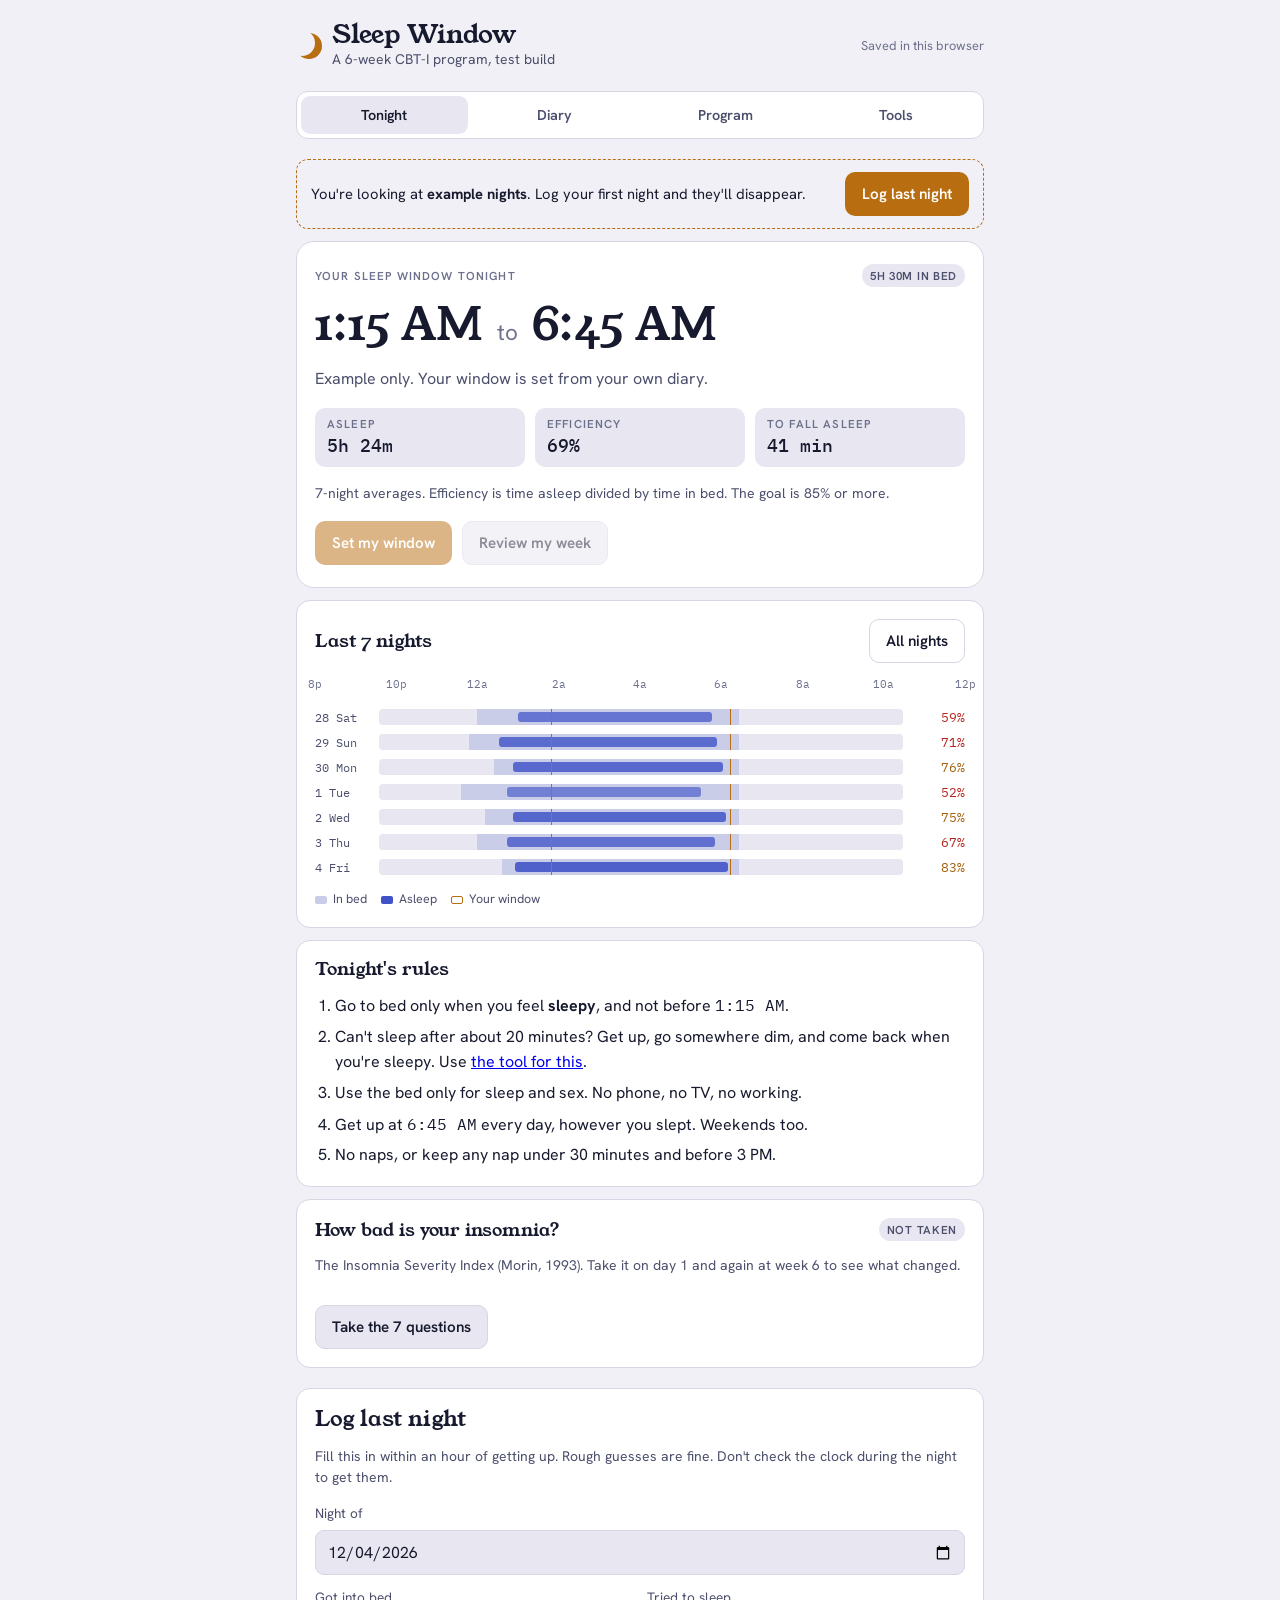
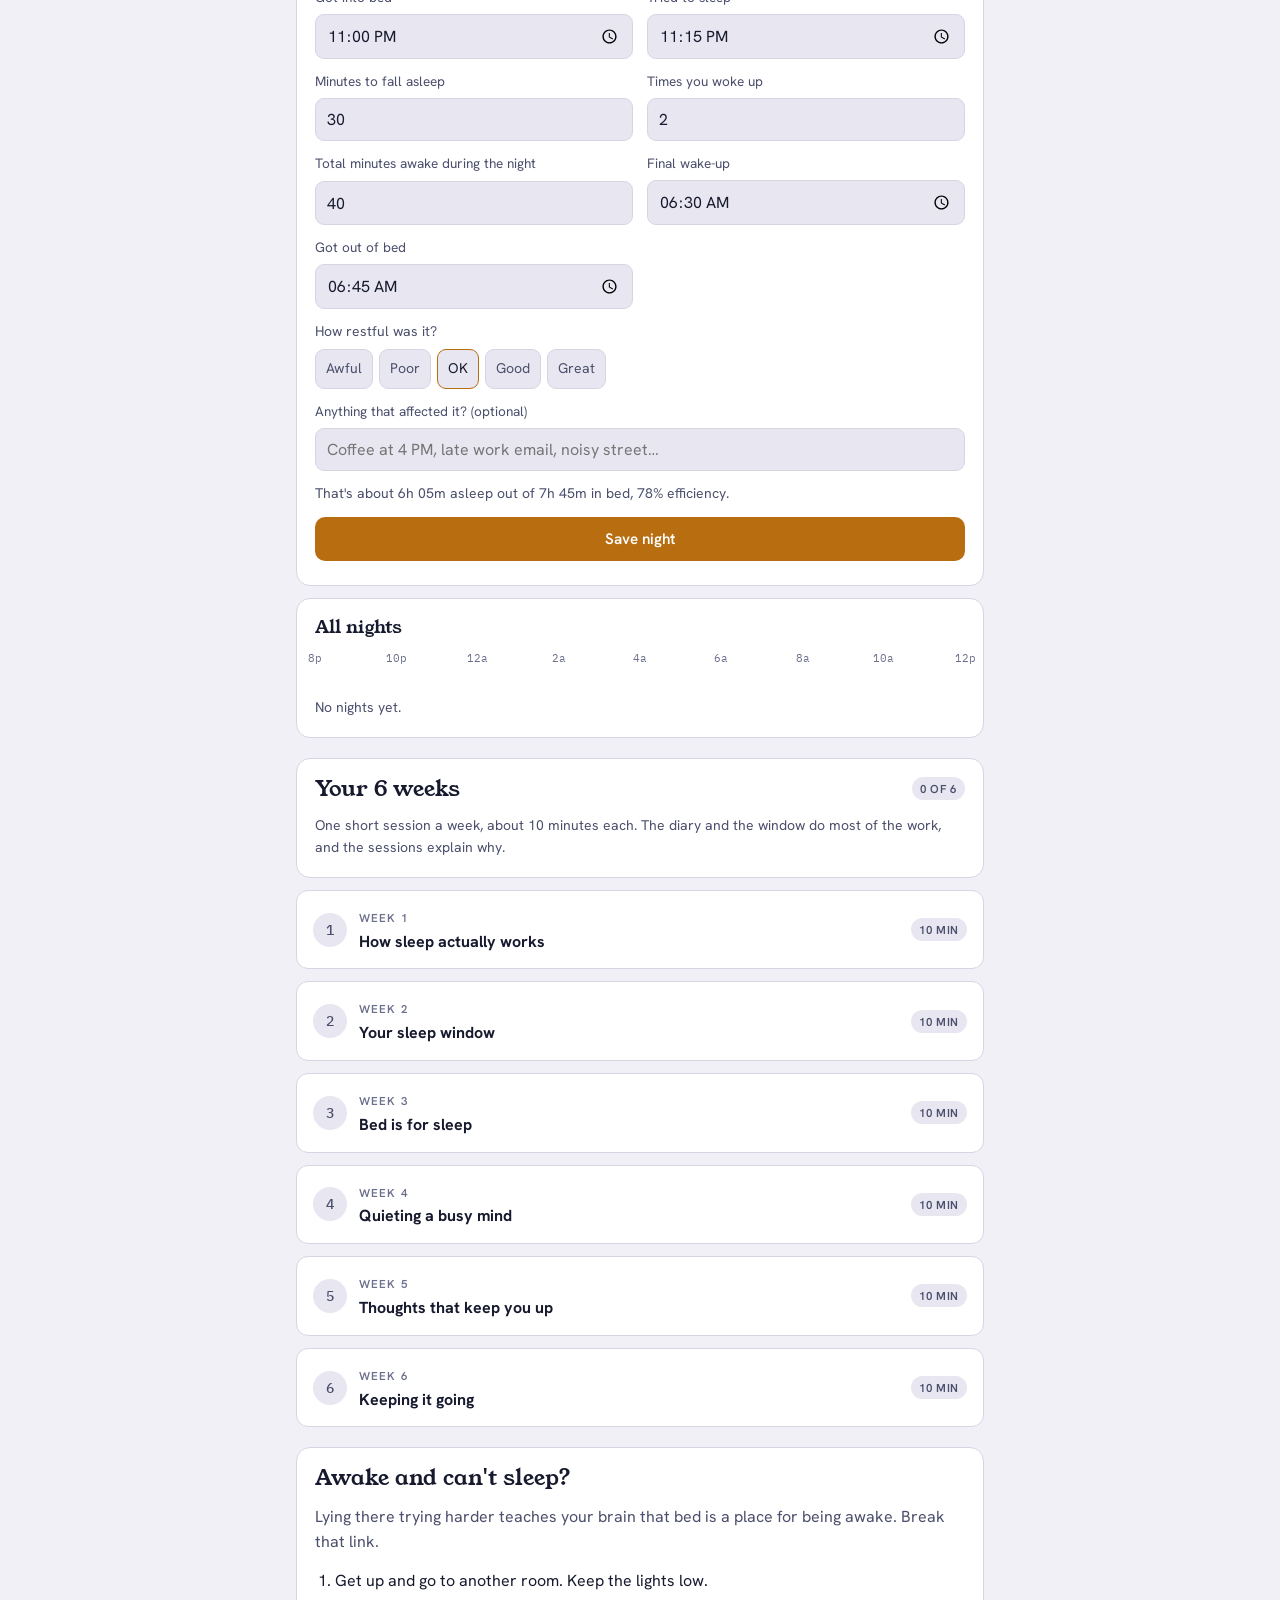
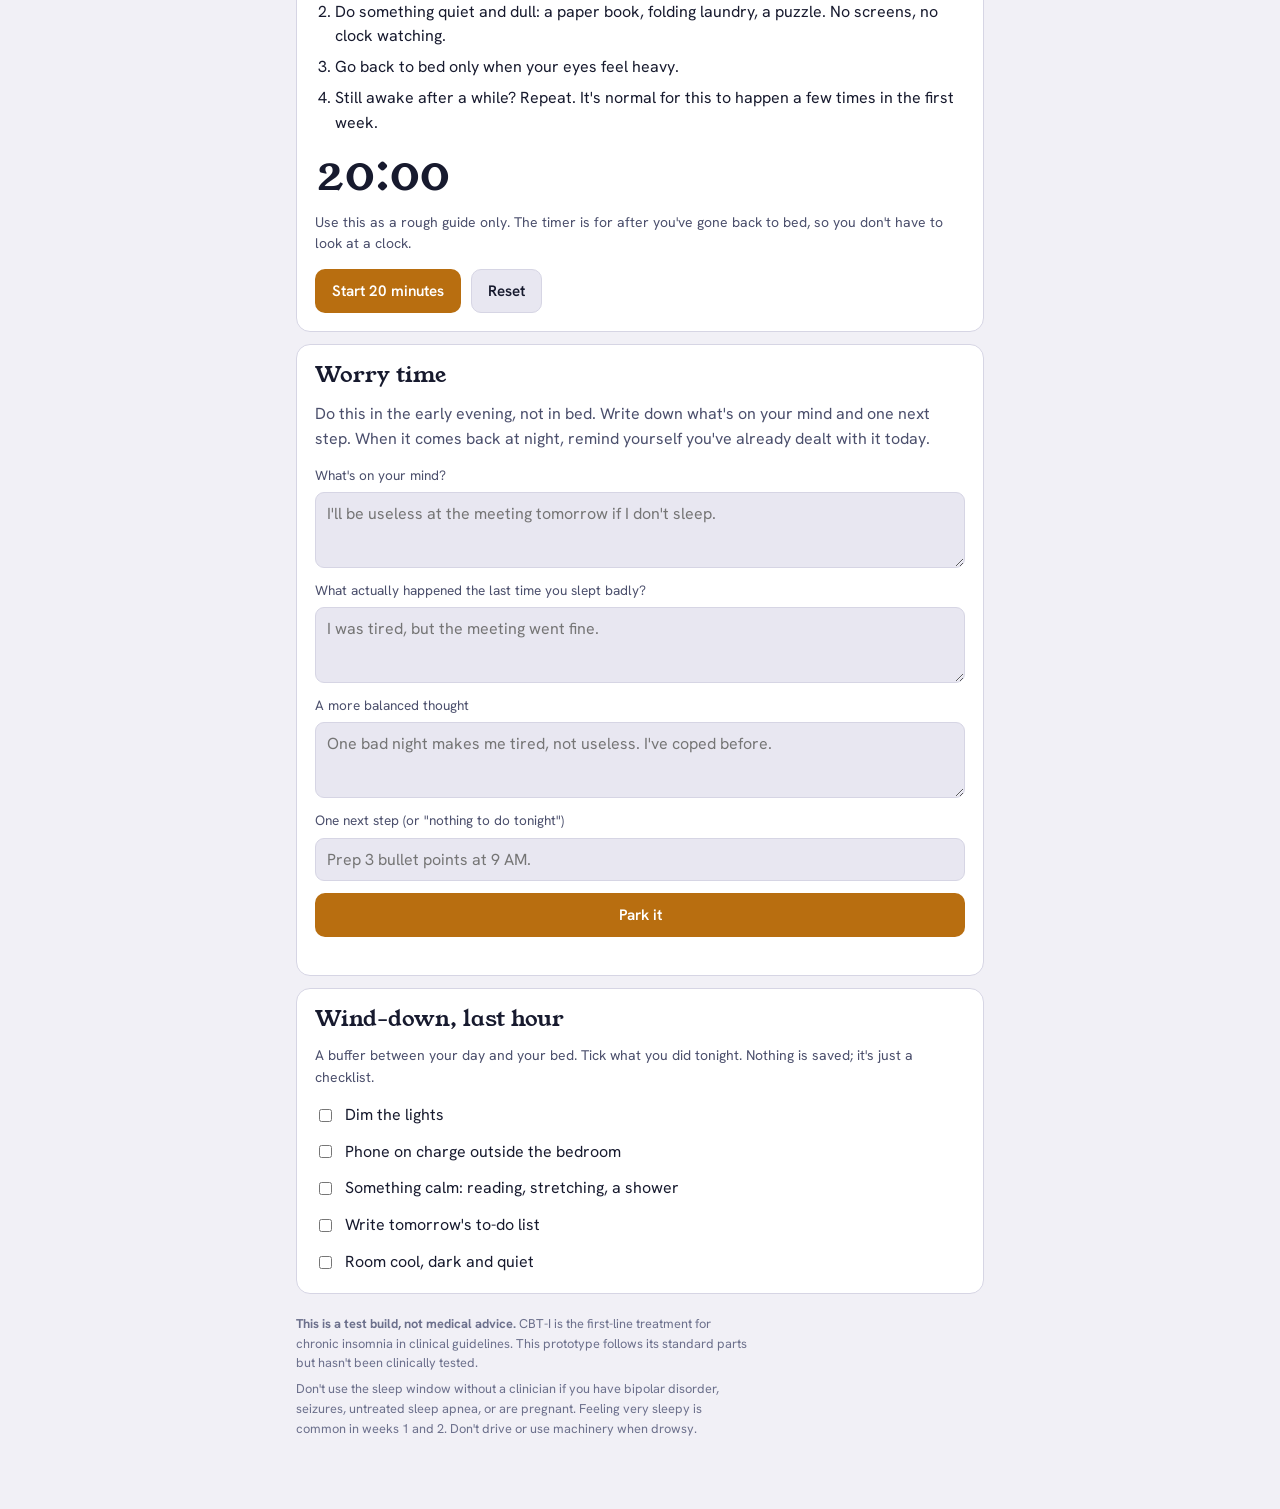
<file: sleep-window/index.html>
<!doctype html>
<html lang="en"><head><meta charset="utf-8"><meta name="viewport" content="width=device-width,initial-scale=1,viewport-fit=cover"><meta name="robots" content="noindex"></head><body>
<title>Sleep Window</title>
<link rel="preconnect" href="https://fonts.googleapis.com">
<link rel="stylesheet" href="https://fonts.googleapis.com/css2?family=Young+Serif&family=Hanken+Grotesk:wght@400;500;600;700&family=IBM+Plex+Mono:wght@400;500&display=swap">
<style>
/* Layout: one narrow column like a bedside notebook; a 20:00→12:00 night axis is the recurring visual. */
:root {
  --bg: #0d1020; --surface: #151a30; --surface-2: #1c2240; --line: #2a3156;
  --fg: #e9e7f2; --fg-2: #a9abc6; --fg-3: #7d80a0;
  --accent: #f2b45a; --accent-ink: #1a1206; --asleep: #8ea2ff; --inbed: #333d6b;
  --good: #6fd3a4; --warn: #f2b45a; --bad: #ff8a8a;
  --display: "Young Serif", Georgia, "Times New Roman", serif;
  --body: "Hanken Grotesk", system-ui, -apple-system, "Segoe UI", sans-serif;
  --mono: "IBM Plex Mono", ui-monospace, Menlo, monospace;
  color-scheme: dark;
}
@media (prefers-color-scheme: light) { :root:not([data-theme="dark"]) {
  --bg: #f1f0f6; --surface: #ffffff; --surface-2: #e8e7f1; --line: #d6d5e4;
  --fg: #171a2e; --fg-2: #4b4f6c; --fg-3: #6c708c;
  --accent: #b86e10; --accent-ink: #ffffff; --asleep: #3f52c8; --inbed: #c9cde8;
  --good: #187a52; --warn: #a3600b; --bad: #b3261e; color-scheme: light; } }
:root[data-theme="light"] {
  --bg: #f1f0f6; --surface: #ffffff; --surface-2: #e8e7f1; --line: #d6d5e4;
  --fg: #171a2e; --fg-2: #4b4f6c; --fg-3: #6c708c;
  --accent: #b86e10; --accent-ink: #ffffff; --asleep: #3f52c8; --inbed: #c9cde8;
  --good: #187a52; --warn: #a3600b; --bad: #b3261e; color-scheme: light; }

* { box-sizing: border-box; }
body { background: var(--bg); color: var(--fg); font: 16px/1.55 var(--body); margin: 0; }
.wrap { max-width: 720px; margin: 0 auto; padding-inline: 16px; padding-block: 20px 64px; display: grid; gap: 20px; }
h1, h2, h3 { font-family: var(--display); font-weight: 400; text-wrap: balance; margin: 0; line-height: 1.15; }
h1 { font-size: 1.6rem; } h2 { font-size: 1.35rem; } h3 { font-size: 1.1rem; }
p { margin: 0; } .muted { color: var(--fg-2); } .small { font-size: .875rem; }
.label { font: 600 .72rem/1 var(--body); letter-spacing: .1em; text-transform: uppercase; color: var(--fg-3); }
.mono { font-family: var(--mono); font-variant-numeric: tabular-nums; }
.stack { display: grid; gap: 12px; } .row { display: flex; gap: 10px; flex-wrap: wrap; align-items: center; }

header.top { display: flex; justify-content: space-between; align-items: center; gap: 12px; flex-wrap: wrap; }
.brand { display: flex; align-items: center; gap: 10px; }
.moon { width: 26px; height: 26px; border-radius: 50%; box-shadow: inset -7px -3px 0 0 var(--accent); }
.save { font-size: .8rem; color: var(--fg-3); }

nav.tabs { display: grid; grid-template-columns: repeat(4, 1fr); background: var(--surface); border: 1px solid var(--line); border-radius: 12px; padding: 4px; gap: 4px; position: sticky; top: env(safe-area-inset-top, 0px); z-index: 5; }
nav.tabs button { font: 600 .9rem var(--body); color: var(--fg-2); background: none; border: 0; border-radius: 9px; padding: 10px 4px; cursor: pointer; }
nav.tabs button[aria-selected="true"] { background: var(--surface-2); color: var(--fg); }

.card { background: var(--surface); border: 1px solid var(--line); border-radius: 14px; padding: 18px; display: grid; gap: 14px; min-width: 0; }
.hero { background: var(--surface); border: 1px solid var(--line); border-radius: 18px; padding: 22px 18px; display: grid; gap: 16px; }
.window-times { display: flex; align-items: baseline; gap: 14px; flex-wrap: wrap; }
.window-times .t { font: 400 clamp(2rem, 8vw, 2.8rem)/1 var(--display); }
.window-times .dash { color: var(--fg-3); font-size: 1.4rem; }
.stats { display: grid; grid-template-columns: repeat(3, minmax(0,1fr)); gap: 10px; }
.stat { background: var(--surface-2); border-radius: 10px; padding: 10px 12px; display: grid; gap: 4px; }
.stat b { font: 500 1.15rem var(--mono); font-variant-numeric: tabular-nums; }

.banner { border: 1px dashed var(--accent); color: var(--fg); border-radius: 12px; padding: 12px 14px; font-size: .92rem; display: flex; gap: 10px; flex-wrap: wrap; align-items: center; justify-content: space-between; }
.warnbox { border-left: 3px solid var(--warn); background: var(--surface-2); padding: 12px 14px; border-radius: 0 10px 10px 0; font-size: .92rem; }

button.btn { font: 600 .95rem var(--body); border-radius: 10px; padding: 11px 16px; cursor: pointer; border: 1px solid var(--line); background: var(--surface-2); color: var(--fg); }
button.btn.primary { background: var(--accent); color: var(--accent-ink); border-color: transparent; }
button.btn.ghost { background: none; }
button.btn:disabled { opacity: .5; cursor: not-allowed; }
:focus-visible { outline: 2px solid var(--accent); outline-offset: 2px; }

/* Night axis */
.axis { position: relative; height: 18px; }
.axis span { position: absolute; transform: translateX(-50%); font: .7rem var(--mono); color: var(--fg-3); }
.nights { display: grid; gap: 8px; }
.night { display: grid; grid-template-columns: 54px 1fr 52px; gap: 10px; align-items: center; }
.night .d { font: .78rem var(--mono); color: var(--fg-2); }
.night .se { font: .8rem var(--mono); text-align: right; }
.track { position: relative; height: 16px; background: var(--surface-2); border-radius: 4px; overflow: hidden; }
.track .bed { position: absolute; top: 0; bottom: 0; background: var(--inbed); }
.track .sl { position: absolute; top: 3px; bottom: 3px; background: var(--asleep); border-radius: 3px; }
.track .win { position: absolute; top: 0; bottom: 0; border-left: 1.5px solid var(--accent); border-right: 1.5px solid var(--accent); }
.legend { display: flex; gap: 14px; flex-wrap: wrap; font-size: .78rem; color: var(--fg-2); }
.legend i { display: inline-block; width: 12px; height: 8px; border-radius: 2px; margin-right: 6px; vertical-align: middle; }
.se.good { color: var(--good); } .se.ok { color: var(--warn); } .se.low { color: var(--bad); }

/* Forms */
form.grid { display: grid; grid-template-columns: repeat(2, minmax(0,1fr)); gap: 12px 14px; }
.f { display: grid; gap: 6px; min-width: 0; }
.f.full { grid-column: 1 / -1; }
.f label { font-size: .85rem; color: var(--fg-2); }
input, select, textarea { font: 1rem var(--body); color: var(--fg); background: var(--surface-2); border: 1px solid var(--line); border-radius: 9px; padding: 10px 11px; width: 100%; min-width: 0; }
textarea { min-height: 76px; resize: vertical; }
.scale { display: flex; gap: 6px; flex-wrap: wrap; }
.scale label { display: flex; align-items: center; justify-content: center; min-width: 42px; padding: 8px 10px; border: 1px solid var(--line); border-radius: 9px; cursor: pointer; font-size: .88rem; color: var(--fg-2); background: var(--surface-2); }
.scale input { position: absolute; opacity: 0; width: 1px; height: 1px; }
.scale input:checked + span { color: var(--fg); }
.scale label:has(input:checked) { border-color: var(--accent); color: var(--fg); }
.scale label:has(input:focus-visible) { outline: 2px solid var(--accent); outline-offset: 2px; }

/* Program */
.sess { border: 1px solid var(--line); border-radius: 12px; background: var(--surface); }
.sess > summary { list-style: none; cursor: pointer; padding: 14px 16px; display: grid; grid-template-columns: 34px 1fr auto; gap: 12px; align-items: center; }
.sess > summary::-webkit-details-marker { display: none; }
.sess .n { width: 34px; height: 34px; border-radius: 50%; display: grid; place-items: center; font: 500 .85rem var(--mono); background: var(--surface-2); color: var(--fg-2); }
.sess.done .n { background: var(--good); color: var(--bg); }
.sess .body { padding: 0 16px 16px; display: grid; gap: 12px; max-width: 65ch; }
.sess ul, .card ul, .card ol { margin: 0; padding-left: 20px; display: grid; gap: 6px; }
.chip { font: 600 .72rem var(--body); letter-spacing: .06em; text-transform: uppercase; padding: 4px 8px; border-radius: 99px; background: var(--surface-2); color: var(--fg-2); white-space: nowrap; }

.thought { border-top: 1px solid var(--line); padding-top: 12px; display: grid; gap: 4px; font-size: .92rem; }
.timer { font: 400 3rem/1 var(--display); font-variant-numeric: tabular-nums; }
footer { font-size: .8rem; color: var(--fg-3); display: grid; gap: 6px; max-width: 65ch; }
.isi-q { display: grid; gap: 8px; padding-block: 10px; border-top: 1px solid var(--line); }
.isi-q:first-of-type { border-top: 0; }
@media (max-width: 480px) {
  form.grid { grid-template-columns: 1fr; }
  .stats { grid-template-columns: repeat(3, minmax(0,1fr)); gap: 6px; }
  .stat { padding: 8px; } .stat b { font-size: 1rem; }
  .night { grid-template-columns: 44px 1fr 44px; gap: 8px; }
}
@media (prefers-reduced-motion: reduce) { * { transition: none !important; animation: none !important; } }
</style>

<div class="wrap">
  <header class="top">
    <div class="brand"><div class="moon" aria-hidden="true"></div><div><h1>Sleep Window</h1><p class="small muted">A 6-week CBT-I program, test build</p></div></div>
    <span class="save" id="saveState">Saved in this browser</span>
  </header>

  <nav class="tabs" role="tablist" aria-label="Sections">
    <button role="tab" id="t-today" aria-selected="true" data-tab="today">Tonight</button>
    <button role="tab" id="t-diary" aria-selected="false" data-tab="diary">Diary</button>
    <button role="tab" id="t-program" aria-selected="false" data-tab="program">Program</button>
    <button role="tab" id="t-tools" aria-selected="false" data-tab="tools">Tools</button>
  </nav>

  <!-- TONIGHT -->
  <section id="p-today" class="stack" role="tabpanel" aria-labelledby="t-today">
    <div class="banner" id="exampleBanner" hidden>
      <span>You're looking at <b>example nights</b>. Log your first night and they'll disappear.</span>
      <button class="btn primary" data-go="diary">Log last night</button>
    </div>

    <div class="hero">
      <div class="row" style="justify-content:space-between">
        <span class="label">Your sleep window tonight</span>
        <span class="chip" id="windowLen">—</span>
      </div>
      <div class="window-times"><span class="t mono" id="winBed">—</span><span class="dash">to</span><span class="t mono" id="winWake">—</span></div>
      <p class="muted" id="winNote">Log at least 5 nights to set your window.</p>
      <div class="stats">
        <div class="stat"><span class="label">Asleep</span><b id="sTst">—</b></div>
        <div class="stat"><span class="label">Efficiency</span><b id="sSe">—</b></div>
        <div class="stat"><span class="label">To fall asleep</span><b id="sSol">—</b></div>
      </div>
      <p class="small muted">7-night averages. Efficiency is time asleep divided by time in bed. The goal is 85% or more.</p>
      <div class="row">
        <button class="btn primary" id="setWindow">Set my window</button>
        <button class="btn" id="reviewWeek">Review my week</button>
      </div>
      <p class="small" id="reviewMsg" hidden></p>
    </div>

    <div class="card">
      <div class="row" style="justify-content:space-between"><h3>Last 7 nights</h3><button class="btn ghost small" data-go="diary">All nights</button></div>
      <div id="axisToday" class="axis"></div>
      <div id="nightsToday" class="nights"></div>
      <div class="legend"><span><i style="background:var(--inbed)"></i>In bed</span><span><i style="background:var(--asleep)"></i>Asleep</span><span><i style="border:1.5px solid var(--accent);background:none"></i>Your window</span></div>
    </div>

    <div class="card">
      <h3>Tonight's rules</h3>
      <ol>
        <li>Go to bed only when you feel <b>sleepy</b>, and not before <span class="mono" id="ruleBed">your window</span>.</li>
        <li>Can't sleep after about 20 minutes? Get up, go somewhere dim, and come back when you're sleepy. Use <a href="#" data-go="tools">the tool for this</a>.</li>
        <li>Use the bed only for sleep and sex. No phone, no TV, no working.</li>
        <li>Get up at <span class="mono" id="ruleWake">your wake time</span> every day, however you slept. Weekends too.</li>
        <li>No naps, or keep any nap under 30 minutes and before 3 PM.</li>
      </ol>
    </div>

    <div class="card" id="isiCard">
      <div class="row" style="justify-content:space-between"><h3>How bad is your insomnia?</h3><span class="chip" id="isiChip">Not taken</span></div>
      <p class="muted small">The Insomnia Severity Index (Morin, 1993). Take it on day 1 and again at week 6 to see what changed.</p>
      <div id="isiHistory" class="small muted"></div>
      <div class="row"><button class="btn" id="isiStart">Take the 7 questions</button></div>
      <form id="isiForm" hidden></form>
    </div>
  </section>

  <!-- DIARY -->
  <section id="p-diary" class="stack" role="tabpanel" aria-labelledby="t-diary" hidden>
    <div class="card">
      <h2>Log last night</h2>
      <p class="muted small">Fill this in within an hour of getting up. Rough guesses are fine. Don't check the clock during the night to get them.</p>
      <form class="grid" id="diaryForm" autocomplete="off">
        <div class="f full"><label for="dDate">Night of</label><input type="date" id="dDate" required></div>
        <div class="f"><label for="dBed">Got into bed</label><input type="time" id="dBed" value="23:00" required></div>
        <div class="f"><label for="dLights">Tried to sleep</label><input type="time" id="dLights" value="23:15" required></div>
        <div class="f"><label for="dSol">Minutes to fall asleep</label><input type="number" id="dSol" min="0" max="600" value="30" inputmode="numeric" required></div>
        <div class="f"><label for="dWakes">Times you woke up</label><input type="number" id="dWakes" min="0" max="30" value="2" inputmode="numeric" required></div>
        <div class="f"><label for="dWaso">Total minutes awake during the night</label><input type="number" id="dWaso" min="0" max="900" value="40" inputmode="numeric" required></div>
        <div class="f"><label for="dFinal">Final wake-up</label><input type="time" id="dFinal" value="06:30" required></div>
        <div class="f"><label for="dUp">Got out of bed</label><input type="time" id="dUp" value="06:45" required></div>
        <div class="f full"><span class="small muted" id="qLabel">How restful was it?</span>
          <div class="scale" role="radiogroup" aria-labelledby="qLabel">
            <label><input type="radio" name="q" value="1" id="q1"><span>Awful</span></label>
            <label><input type="radio" name="q" value="2" id="q2"><span>Poor</span></label>
            <label><input type="radio" name="q" value="3" id="q3" checked><span>OK</span></label>
            <label><input type="radio" name="q" value="4" id="q4"><span>Good</span></label>
            <label><input type="radio" name="q" value="5" id="q5"><span>Great</span></label>
          </div>
        </div>
        <div class="f full"><label for="dNote">Anything that affected it? (optional)</label><input type="text" id="dNote" placeholder="Coffee at 4 PM, late work email, noisy street…"></div>
        <div class="f full"><p class="small muted" id="diaryPreview"></p></div>
        <div class="f full row"><button class="btn primary" type="submit">Save night</button><span class="small" id="diaryMsg" role="status"></span></div>
      </form>
    </div>

    <div class="card">
      <h3>All nights</h3>
      <div id="axisAll" class="axis"></div>
      <div id="nightsAll" class="nights"></div>
      <p class="small muted" id="nightsEmpty" hidden>No nights yet.</p>
    </div>
  </section>

  <!-- PROGRAM -->
  <section id="p-program" class="stack" role="tabpanel" aria-labelledby="t-program" hidden>
    <div class="card">
      <div class="row" style="justify-content:space-between"><h2>Your 6 weeks</h2><span class="chip" id="progChip">0 of 6</span></div>
      <p class="muted small">One short session a week, about 10 minutes each. The diary and the window do most of the work, and the sessions explain why.</p>
    </div>
    <div id="sessions" class="stack"></div>
  </section>

  <!-- TOOLS -->
  <section id="p-tools" class="stack" role="tabpanel" aria-labelledby="t-tools" hidden>
    <div class="card">
      <h2>Awake and can't sleep?</h2>
      <p class="muted">Lying there trying harder teaches your brain that bed is a place for being awake. Break that link.</p>
      <ol>
        <li>Get up and go to another room. Keep the lights low.</li>
        <li>Do something quiet and dull: a paper book, folding laundry, a puzzle. No screens, no clock watching.</li>
        <li>Go back to bed only when your eyes feel heavy.</li>
        <li>Still awake after a while? Repeat. It's normal for this to happen a few times in the first week.</li>
      </ol>
      <div class="row"><span class="timer mono" id="timer" aria-live="polite">20:00</span></div>
      <p class="small muted">Use this as a rough guide only. The timer is for after you've gone back to bed, so you don't have to look at a clock.</p>
      <div class="row"><button class="btn primary" id="timerBtn">Start 20 minutes</button><button class="btn" id="timerReset">Reset</button></div>
    </div>

    <div class="card">
      <h2>Worry time</h2>
      <p class="muted">Do this in the early evening, not in bed. Write down what's on your mind and one next step. When it comes back at night, remind yourself you've already dealt with it today.</p>
      <form class="grid" id="thoughtForm" autocomplete="off">
        <div class="f full"><label for="tWorry">What's on your mind?</label><textarea id="tWorry" required placeholder="I'll be useless at the meeting tomorrow if I don't sleep."></textarea></div>
        <div class="f full"><label for="tEvidence">What actually happened the last time you slept badly?</label><textarea id="tEvidence" placeholder="I was tired, but the meeting went fine."></textarea></div>
        <div class="f full"><label for="tBalanced">A more balanced thought</label><textarea id="tBalanced" placeholder="One bad night makes me tired, not useless. I've coped before."></textarea></div>
        <div class="f full"><label for="tStep">One next step (or "nothing to do tonight")</label><input id="tStep" type="text" placeholder="Prep 3 bullet points at 9 AM."></div>
        <div class="f full row"><button class="btn primary" type="submit">Park it</button><span class="small" id="thoughtMsg" role="status"></span></div>
      </form>
      <div id="thoughts" class="stack"></div>
    </div>

    <div class="card">
      <h2>Wind-down, last hour</h2>
      <p class="muted small">A buffer between your day and your bed. Tick what you did tonight. Nothing is saved; it's just a checklist.</p>
      <div class="stack" id="windList"></div>
    </div>
  </section>

  <footer>
    <p><b>This is a test build, not medical advice.</b> CBT-I is the first-line treatment for chronic insomnia in clinical guidelines. This prototype follows its standard parts but hasn't been clinically tested.</p>
    <p>Don't use the sleep window without a clinician if you have bipolar disorder, seizures, untreated sleep apnea, or are pregnant. Feeling very sleepy is common in weeks 1 and 2. Don't drive or use machinery when drowsy.</p>
    <p id="storeNote"></p>
  </footer>
</div>

<script>
(() => {
  // ---------- time helpers ----------
  const toMin = (t) => { const [h, m] = String(t || "0:0").split(":").map(Number); return (h || 0) * 60 + (m || 0); };
  const span = (a, b) => (b - a + 1440) % 1440;                 // minutes from clock a to clock b
  const clock = (m) => { m = ((Math.round(m) % 1440) + 1440) % 1440; const h = Math.floor(m / 60), mm = m % 60; const ap = h >= 12 ? "PM" : "AM"; return `${(h % 12) || 12}:${String(mm).padStart(2, "0")} ${ap}`; };
  const hm = (m) => { m = Math.round(m); return `${Math.floor(m / 60)}h ${String(m % 60).padStart(2, "0")}m`; };
  const r15 = (m) => Math.round(m / 15) * 15;
  const MIN_WINDOW = 330; // 5.5 h floor, a common safe choice

  const calc = (e) => {
    const tib = span(toMin(e.bed), toMin(e.up)) || 1440;
    const period = span(toMin(e.lights), toMin(e.final));
    const tst = Math.max(0, period - (+e.sol || 0) - (+e.waso || 0));
    return { tib, tst, se: Math.min(100, (tst / tib) * 100) };
  };

  // ---------- example data (shown only while the diary is empty) ----------
  const iso = (d) => d.toISOString().slice(0, 10);
  const dayAgo = (n) => { const d = new Date(); d.setDate(d.getDate() - n); return iso(d); };
  const EXAMPLE = [
    ["23:00", "23:20", 55, 3, 70, "06:10", "07:00", 2],
    ["22:45", "23:00", 40, 2, 50, "06:20", "07:00", 2],
    ["23:30", "23:40", 25, 2, 45, "06:30", "07:00", 3],
    ["22:30", "22:45", 70, 4, 90, "05:50", "07:00", 1],
    ["23:15", "23:30", 35, 2, 40, "06:35", "07:00", 3],
    ["23:00", "23:10", 45, 3, 60, "06:15", "07:00", 2],
    ["23:45", "23:50", 20, 1, 30, "06:40", "07:00", 4],
  ].map((r, i) => ({ date: dayAgo(7 - i), bed: r[0], lights: r[1], sol: r[2], wakes: r[3], waso: r[4], final: r[5], up: r[6], q: r[7], note: "", example: true }));

  // ---------- state + storage ----------
  const blank = () => ({ v: 1, entries: [], wake: "06:45", window: null, windowLog: [], sessions: {}, isi: [], thoughts: [] });
  let S = blank();
  let dbRef = null, writing = false, pending = false, saveTimer = 0;
  const LS = "sleepWindow.v1";
  const saveEl = document.getElementById("saveState");

  const loadLocal = () => { try { const raw = localStorage.getItem(LS); if (raw) return { ...blank(), ...JSON.parse(raw) }; } catch (e) {} return null; };
  const saveLocal = () => { try { localStorage.setItem(LS, JSON.stringify(S)); } catch (e) {} };

  const flush = async () => {
    if (!dbRef) return;
    if (writing) { pending = true; return; }
    writing = true; saveEl.textContent = "Saving…";
    try { await dbRef.set(JSON.parse(JSON.stringify(S))); saveEl.textContent = "Saved to your account"; }
    catch (e) { saveEl.textContent = "Couldn't save to your account. Saved in this browser."; }
    writing = false;
    if (pending) { pending = false; flush(); }
  };
  const save = () => { saveLocal(); clearTimeout(saveTimer); saveTimer = setTimeout(flush, 600); };

  const local = loadLocal(); if (local) S = local;

  (async () => {
    try {
      if (!window.claude?.use) return;
      const [db, user] = await Promise.all([claude.use("db"), claude.use("user")]);
      if (!db || !user) return;
      const id = await user.id(); if (!id) return;
      dbRef = db.collection("data/users/" + id).doc("sleepwindow");
      const snap = await dbRef.get();
      if (snap.exists) { S = { ...blank(), ...snap.data() }; saveLocal(); render(); }
      else if (S.entries.length || S.isi.length) { flush(); }
      saveEl.textContent = "Saved to your account";
      document.getElementById("storeNote").textContent = "Your diary is saved privately to your Claude account. Only you can see it.";
    } catch (e) {}
  })();

  // ---------- derived ----------
  const entries = () => (S.entries.length ? S.entries : EXAMPLE).slice().sort((a, b) => a.date.localeCompare(b.date));
  const isExample = () => !S.entries.length;
  const last7 = () => entries().slice(-7);
  const avg = (list, f) => list.length ? list.reduce((s, e) => s + f(e), 0) / list.length : 0;
  const win = () => S.window ?? (isExample() ? r15(avg(last7(), (e) => calc(e).tst)) : null);

  // ---------- night track ----------
  const AX0 = 20 * 60, AXW = 16 * 60;               // 8 PM to 12 PM
  const pos = (t) => Math.min(100, Math.max(0, (span(AX0, toMin(t)) / AXW) * 100));
  const axis = (el) => { el.innerHTML = ["8p", "10p", "12a", "2a", "4a", "6a", "8a", "10a", "12p"].map((l, i) => `<span style="left:${(i * 12.5)}%">${l}</span>`).join(""); };
  const esc = (s) => String(s).replace(/[&<>"]/g, (c) => ({ "&": "&amp;", "<": "&lt;", ">": "&gt;", '"': "&quot;" }[c]));
  const nightRow = (e, w) => {
    const c = calc(e);
    const sleepStart = clockAdd(e.lights, +e.sol || 0);
    const bedL = pos(e.bed), bedR = pos(e.up), slL = pos(sleepStart), slR = pos(e.final);
    const wake = toMin(S.wake);
    const winHtml = w ? `<div class="win" style="left:${pos(clockStr(wake - w))}%;width:${Math.max(0, pos(S.wake) - pos(clockStr(wake - w)))}%"></div>` : "";
    const cls = c.se >= 85 ? "good" : c.se >= 75 ? "ok" : "low";
    const d = new Date(e.date + "T12:00"); const lab = d.toLocaleDateString(undefined, { weekday: "short", day: "numeric" });
    return `<div class="night" title="${esc(`${hm(c.tst)} asleep of ${hm(c.tib)} in bed${e.note ? " · " + e.note : ""}`)}">
      <span class="d">${lab}</span>
      <div class="track" role="img" aria-label="${esc(`${lab}: in bed ${clock(toMin(e.bed))} to ${clock(toMin(e.up))}, ${hm(c.tst)} asleep`)}">
        <div class="bed" style="left:${bedL}%;width:${Math.max(0, bedR - bedL)}%"></div>
        <div class="sl" style="left:${slL}%;width:${Math.max(0, slR - slL)}%;opacity:${Math.max(.45, 1 - (+e.waso || 0) / 240)}"></div>
        ${winHtml}
      </div>
      <span class="se ${cls}">${Math.round(c.se)}%</span></div>`;
  };
  const clockStr = (m) => { m = ((m % 1440) + 1440) % 1440; return `${String(Math.floor(m / 60)).padStart(2, "0")}:${String(m % 60).padStart(2, "0")}`; };
  const clockAdd = (t, add) => clockStr(toMin(t) + add);

  // ---------- render ----------
  const $ = (id) => document.getElementById(id);
  function render() {
    const l7 = last7(), w = win(), wake = toMin(S.wake);
    $("exampleBanner").hidden = !isExample();
    $("sTst").textContent = l7.length ? hm(avg(l7, (e) => calc(e).tst)) : "—";
    $("sSe").textContent = l7.length ? Math.round(avg(l7, (e) => calc(e).se)) + "%" : "—";
    $("sSol").textContent = l7.length ? Math.round(avg(l7, (e) => +e.sol || 0)) + " min" : "—";
    if (w) {
      $("winBed").textContent = clock(wake - w); $("winWake").textContent = clock(wake);
      $("windowLen").textContent = hm(w) + " in bed";
      $("winNote").textContent = isExample()
        ? "Example only. Your window is set from your own diary."
        : "Don't get into bed before the first time. Get up at the second time every day.";
      $("ruleBed").textContent = clock(wake - w); $("ruleWake").textContent = clock(wake);
    } else {
      $("winBed").textContent = "—"; $("winWake").textContent = clock(wake); $("windowLen").textContent = "Not set";
      const n = S.entries.length;
      $("winNote").textContent = n >= 5 ? "You have enough nights. Set your window." : `Log ${5 - n} more night${5 - n === 1 ? "" : "s"} to set your window. Keep your usual routine for now.`;
      $("ruleBed").textContent = "your window"; $("ruleWake").textContent = clock(wake);
    }
    $("setWindow").disabled = S.entries.length < 5;
    $("setWindow").textContent = S.window ? "Reset my window" : "Set my window";
    $("reviewWeek").disabled = !S.window;
    axis($("axisToday")); $("nightsToday").innerHTML = l7.map((e) => nightRow(e, w)).join("");
    const all = S.entries.slice().sort((a, b) => b.date.localeCompare(a.date));
    axis($("axisAll")); $("nightsAll").innerHTML = all.map((e) => nightRow(e, w)).join(""); $("nightsEmpty").hidden = !!all.length;
    // ISI
    const last = S.isi[S.isi.length - 1];
    $("isiChip").textContent = last ? `${last.score} · ${isiBand(last.score)}` : "Not taken";
    $("isiHistory").innerHTML = S.isi.length ? S.isi.map((r) => `<span class="mono">${r.date}</span>: ${r.score}/28, ${isiBand(r.score).toLowerCase()}`).join("<br>") : "";
    $("isiStart").textContent = S.isi.length ? "Take it again" : "Take the 7 questions";
    renderSessions(); renderThoughts();
  }

  // ---------- window ----------
  $("setWindow").onclick = () => {
    const real = S.entries.slice().sort((a, b) => a.date.localeCompare(b.date)).slice(-7);
    const wakes = real.map((e) => toMin(e.up)).sort((a, b) => a - b);
    S.wake = clockStr(r15(wakes[Math.floor(wakes.length / 2)]));
    S.window = Math.max(MIN_WINDOW, r15(avg(real, (e) => calc(e).tst)));
    S.windowLog.push({ date: iso(new Date()), window: S.window, reason: "start" });
    $("reviewMsg").hidden = false;
    $("reviewMsg").textContent = `Window set to ${hm(S.window)}, your average sleep time (never less than 5h 30m). Wake time ${clock(toMin(S.wake))} comes from your usual get-up time.`;
    save(); render();
  };
  $("reviewWeek").onclick = () => {
    const se = avg(S.entries.slice().sort((a, b) => a.date.localeCompare(b.date)).slice(-7), (e) => calc(e).se);
    let delta = 0, msg;
    if (se >= 90) { delta = 15; msg = `Efficiency ${Math.round(se)}%. You're sleeping most of the time you're in bed, so you earn 15 more minutes. Go to bed 15 minutes earlier.`; }
    else if (se >= 85) { msg = `Efficiency ${Math.round(se)}%. Right on target. Keep the same window for another week.`; }
    else { delta = S.window - 15 >= MIN_WINDOW ? -15 : 0; msg = delta ? `Efficiency ${Math.round(se)}%. You're awake in bed a lot, so the window shrinks by 15 minutes. Go to bed 15 minutes later.` : `Efficiency ${Math.round(se)}%. Your window is already at the 5h 30m floor, so it stays. Keep following the rules.`; }
    S.window += delta; S.windowLog.push({ date: iso(new Date()), window: S.window, se: Math.round(se) });
    $("reviewMsg").hidden = false; $("reviewMsg").textContent = msg; save(); render();
  };

  // ---------- diary ----------
  $("dDate").value = dayAgo(1);
  const readDiary = () => ({ date: $("dDate").value, bed: $("dBed").value, lights: $("dLights").value, sol: +$("dSol").value, wakes: +$("dWakes").value, waso: +$("dWaso").value, final: $("dFinal").value, up: $("dUp").value, q: +(document.querySelector('input[name="q"]:checked')?.value || 3), note: $("dNote").value.trim() });
  const preview = () => { const c = calc(readDiary()); $("diaryPreview").textContent = `That's about ${hm(c.tst)} asleep out of ${hm(c.tib)} in bed, ${Math.round(c.se)}% efficiency.`; };
  $("diaryForm").addEventListener("input", preview); preview();
  $("diaryForm").onsubmit = (ev) => {
    ev.preventDefault();
    const e = readDiary();
    const c = calc(e);
    if (span(toMin(e.lights), toMin(e.final)) < (+e.sol + +e.waso)) { $("diaryMsg").textContent = "The minutes awake add up to more than the night. Check the times."; return; }
    S.entries = S.entries.filter((x) => x.date !== e.date).concat(e);
    save(); render();
    $("diaryMsg").textContent = `Saved. ${hm(c.tst)} asleep, ${Math.round(c.se)}% efficiency.`;
    const d = new Date(e.date + "T12:00"); d.setDate(d.getDate() + 1); if (d < new Date()) $("dDate").value = iso(d);
  };

  // ---------- ISI ----------
  const ISI = [
    ["Difficulty falling asleep", ["None", "Mild", "Moderate", "Severe", "Very severe"]],
    ["Difficulty staying asleep", ["None", "Mild", "Moderate", "Severe", "Very severe"]],
    ["Waking up too early", ["None", "Mild", "Moderate", "Severe", "Very severe"]],
    ["How satisfied are you with your current sleep?", ["Very satisfied", "Satisfied", "Neutral", "Dissatisfied", "Very dissatisfied"]],
    ["How noticeable to others is the way your sleep affects your life?", ["Not at all", "A little", "Somewhat", "Much", "Very much"]],
    ["How worried or distressed are you about your sleep?", ["Not at all", "A little", "Somewhat", "Much", "Very much"]],
    ["How much does your sleep get in the way of your day right now (energy, mood, focus, work)?", ["Not at all", "A little", "Somewhat", "Much", "Very much"]],
  ];
  const isiBand = (s) => s <= 7 ? "No insomnia" : s <= 14 ? "Mild" : s <= 21 ? "Moderate" : "Severe";
  const isiForm = $("isiForm");
  isiForm.innerHTML = ISI.map(([q, opts], i) => `<div class="isi-q"><span class="small" id="isi${i}l">${i + 1}. ${q}</span><div class="scale" role="radiogroup" aria-labelledby="isi${i}l">${opts.map((o, v) => `<label><input type="radio" name="isi${i}" id="isi${i}_${v}" value="${v}" required><span>${o}</span></label>`).join("")}</div></div>`).join("")
    + `<div class="row" style="margin-top:10px"><button class="btn primary" type="submit">See my score</button><button class="btn ghost" type="button" id="isiCancel">Cancel</button></div>`;
  $("isiStart").onclick = () => { isiForm.hidden = false; $("isiStart").hidden = true; };
  $("isiCancel").onclick = () => { isiForm.hidden = true; $("isiStart").hidden = false; };
  isiForm.onsubmit = (ev) => {
    ev.preventDefault();
    const score = ISI.reduce((s, _, i) => s + +(isiForm.querySelector(`input[name="isi${i}"]:checked`)?.value || 0), 0);
    S.isi.push({ date: iso(new Date()), score }); isiForm.reset(); isiForm.hidden = true; $("isiStart").hidden = false; save(); render();
  };

  // ---------- program ----------
  const SESSIONS = [
    ["How sleep actually works", "Week 1", `<p>Two systems decide when you sleep. <b>Sleep drive</b> builds the longer you're awake, like hunger. Your <b>body clock</b> sets the times of day you feel alert or sleepy.</p><p>Insomnia usually starts with stress, then sticks around because of what we do to cope: going to bed early, lying in late, napping, lying awake trying. Each one weakens sleep drive or confuses the clock.</p>`, ["Log your sleep diary every morning this week.", "Keep your usual routine. Don't change anything yet.", "Take the 7-question score on the Tonight tab."]],
    ["Your sleep window", "Week 2", `<p>The most powerful part of CBT-I. If you sleep 6 hours but spend 8 in bed, you get 2 hours of lying awake, and your brain learns bed means awake.</p><p>So you shrink time in bed to match the sleep you're actually getting. Sleep drive builds up, sleep gets deeper and more solid, and then you earn time back 15 minutes at a time.</p><div class="warnbox">Expect to feel more tired for the first 1 to 2 weeks. That's the method working. Don't drive when drowsy.</div>`, ["Tap \"Set my window\" on the Tonight tab.", "Don't go to bed before the start of your window, even if you feel tired earlier.", "Get up at your wake time every day."]],
    ["Bed is for sleep", "Week 3", `<p>This is called stimulus control. If you often lie in bed worrying, scrolling or watching the clock, your bed becomes a cue for being awake. The rules retrain that link.</p>`, ["Only go to bed when sleepy, not just tired.", "Awake for about 20 minutes? Get up, and come back when sleepy.", "Bed only for sleep and sex. Turn the clock away from you."]],
    ["Quieting a busy mind", "Week 4", `<p>A racing mind at night is often the day's unfinished business. Give it a time slot earlier in the evening, so bedtime isn't the first quiet moment you've had.</p><p>Also try <b>cognitive shuffling</b>: pick a random word like "planet", and for each letter picture simple unrelated things (pear, piano, parrot…). It keeps the mind busy without letting it worry.</p>`, ["Do 15 minutes of Worry time in the Tools tab each evening.", "Start a 30 to 60 minute wind-down before your window.", "Try cognitive shuffling when you wake at night."]],
    ["Thoughts that keep you up", "Week 5", `<p>Some beliefs about sleep make it harder: "I need 8 hours or tomorrow is ruined", "I have to make up for lost sleep". They raise the stakes, and pressure keeps you awake.</p><p>Check them against what actually happens. Most people with insomnia get more sleep than they think, and cope better after a bad night than they fear.</p>`, ["When a sleep worry shows up, write the evidence for and against it.", "Notice one day this week that went fine after a poor night.", "Stop trying to sleep. Rest, and let sleep come."]],
    ["Keeping it going", "Week 6", `<p>You've finished the core program. Keep the wake time fixed, and keep earning time in bed back while efficiency stays above 85 to 90%.</p><p>Bad nights will still happen after stress or travel. Don't go back to the old coping habits. Go back to the window and the rules for a week or two, and sleep usually settles again.</p>`, ["Take the 7-question score again and compare.", "Write down your personal plan for the next bad patch.", "Keep logging for 2 more weeks, then stop if you're happy."]],
  ];
  function renderSessions() {
    const done = Object.keys(S.sessions).filter((k) => S.sessions[k]).length;
    $("progChip").textContent = `${done} of 6`;
    const host = $("sessions"); const open = [...host.querySelectorAll("details[open]")].map((d) => d.dataset.i);
    host.innerHTML = SESSIONS.map(([t, wk, body, todo], i) => {
      const d = !!S.sessions[i + 1];
      return `<details class="sess${d ? " done" : ""}" data-i="${i}" ${open.includes(String(i)) ? "open" : ""}>
        <summary><span class="n">${d ? "✓" : i + 1}</span><span><span class="label">${wk}</span><br><b>${t}</b></span><span class="chip">${d ? "Done" : "10 min"}</span></summary>
        <div class="body">${body}<div><span class="label">This week</span><ul style="margin-top:8px">${todo.map((x) => `<li>${x}</li>`).join("")}</ul></div>
        <div class="row"><button class="btn ${d ? "" : "primary"}" data-sess="${i + 1}">${d ? "Mark as not done" : "Mark as done"}</button></div></div></details>`;
    }).join("");
  }
  $("sessions").addEventListener("click", (e) => { const b = e.target.closest("[data-sess]"); if (!b) return; const k = b.dataset.sess; S.sessions[k] = !S.sessions[k]; save(); renderSessions(); });

  // ---------- tools ----------
  let tLeft = 1200, tInt = 0;
  const tDraw = () => { $("timer").textContent = `${String(Math.floor(tLeft / 60)).padStart(2, "0")}:${String(tLeft % 60).padStart(2, "0")}`; };
  $("timerBtn").onclick = () => {
    if (tInt) { clearInterval(tInt); tInt = 0; $("timerBtn").textContent = "Resume"; return; }
    $("timerBtn").textContent = "Pause";
    tInt = setInterval(() => { tLeft = Math.max(0, tLeft - 1); tDraw(); if (!tLeft) { clearInterval(tInt); tInt = 0; $("timer").textContent = "Get up"; $("timerBtn").textContent = "Start 20 minutes"; tLeft = 1200; } }, 1000);
  };
  $("timerReset").onclick = () => { clearInterval(tInt); tInt = 0; tLeft = 1200; tDraw(); $("timerBtn").textContent = "Start 20 minutes"; };

  function renderThoughts() {
    $("thoughts").innerHTML = S.thoughts.slice().reverse().slice(0, 8).map((t) => `<div class="thought"><span class="label">${esc(t.date)}</span><span>${esc(t.worry)}</span>${t.balanced ? `<span class="muted">→ ${esc(t.balanced)}</span>` : ""}${t.step ? `<span class="small muted">Next step: ${esc(t.step)}</span>` : ""}</div>`).join("");
  }
  $("thoughtForm").onsubmit = (ev) => {
    ev.preventDefault();
    S.thoughts.push({ date: iso(new Date()), worry: $("tWorry").value.trim(), evidence: $("tEvidence").value.trim(), balanced: $("tBalanced").value.trim(), step: $("tStep").value.trim() });
    ev.target.reset(); $("thoughtMsg").textContent = "Parked. You've dealt with it for today."; save(); renderThoughts();
  };
  $("windList").innerHTML = ["Dim the lights", "Phone on charge outside the bedroom", "Something calm: reading, stretching, a shower", "Write tomorrow's to-do list", "Room cool, dark and quiet"]
    .map((x, i) => `<label class="row" for="w${i}" style="gap:10px;cursor:pointer"><input type="checkbox" id="w${i}" style="width:auto"> <span>${x}</span></label>`).join("");

  // ---------- tabs ----------
  const tabs = [...document.querySelectorAll("nav.tabs button")];
  const show = (name) => {
    tabs.forEach((b) => b.setAttribute("aria-selected", String(b.dataset.tab === name)));
    ["today", "diary", "program", "tools"].forEach((n) => { $("p-" + n).hidden = n !== name; });
    window.scrollTo({ top: 0 });
  };
  tabs.forEach((b) => b.onclick = () => show(b.dataset.tab));
  document.addEventListener("click", (e) => { const g = e.target.closest("[data-go]"); if (g) { e.preventDefault(); show(g.dataset.go); } });
  if (["diary", "program", "tools"].includes(location.hash.slice(1))) show(location.hash.slice(1));

  render();
})();
</script>

</body></html>
</file>
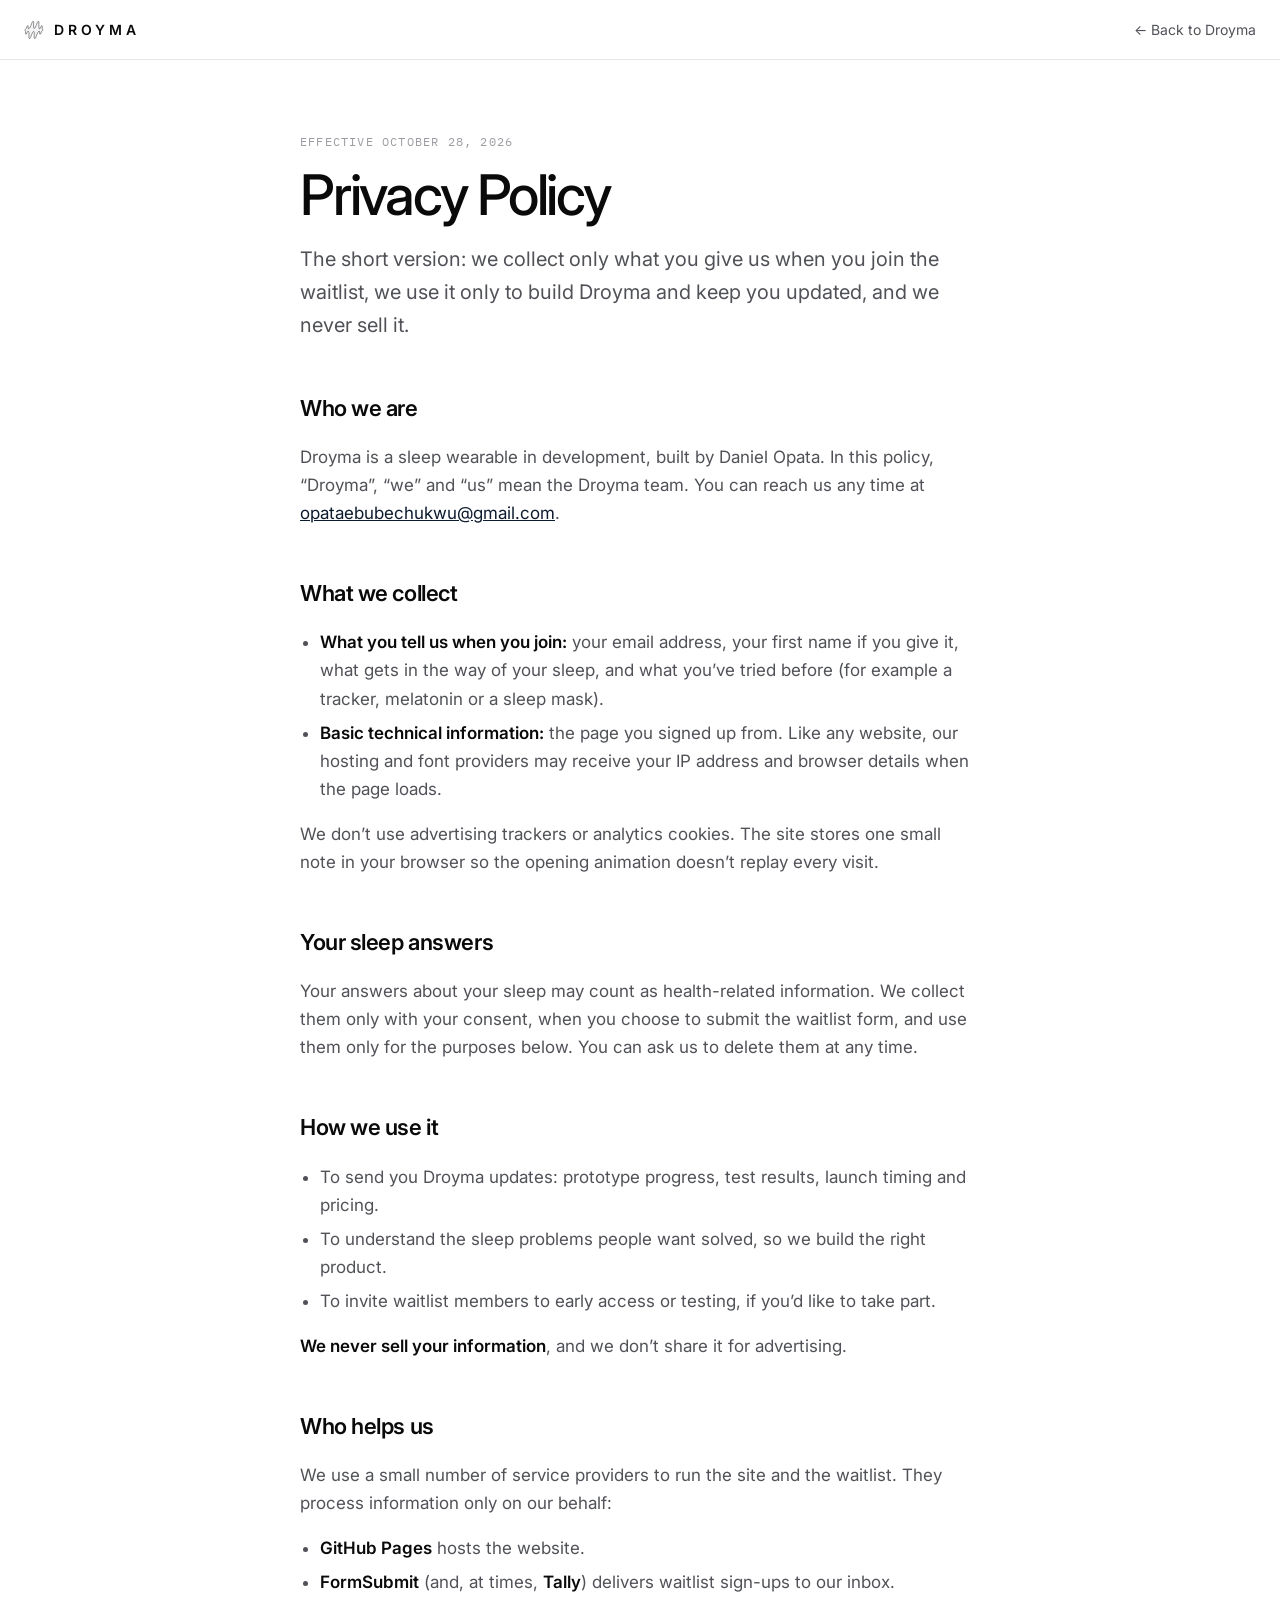
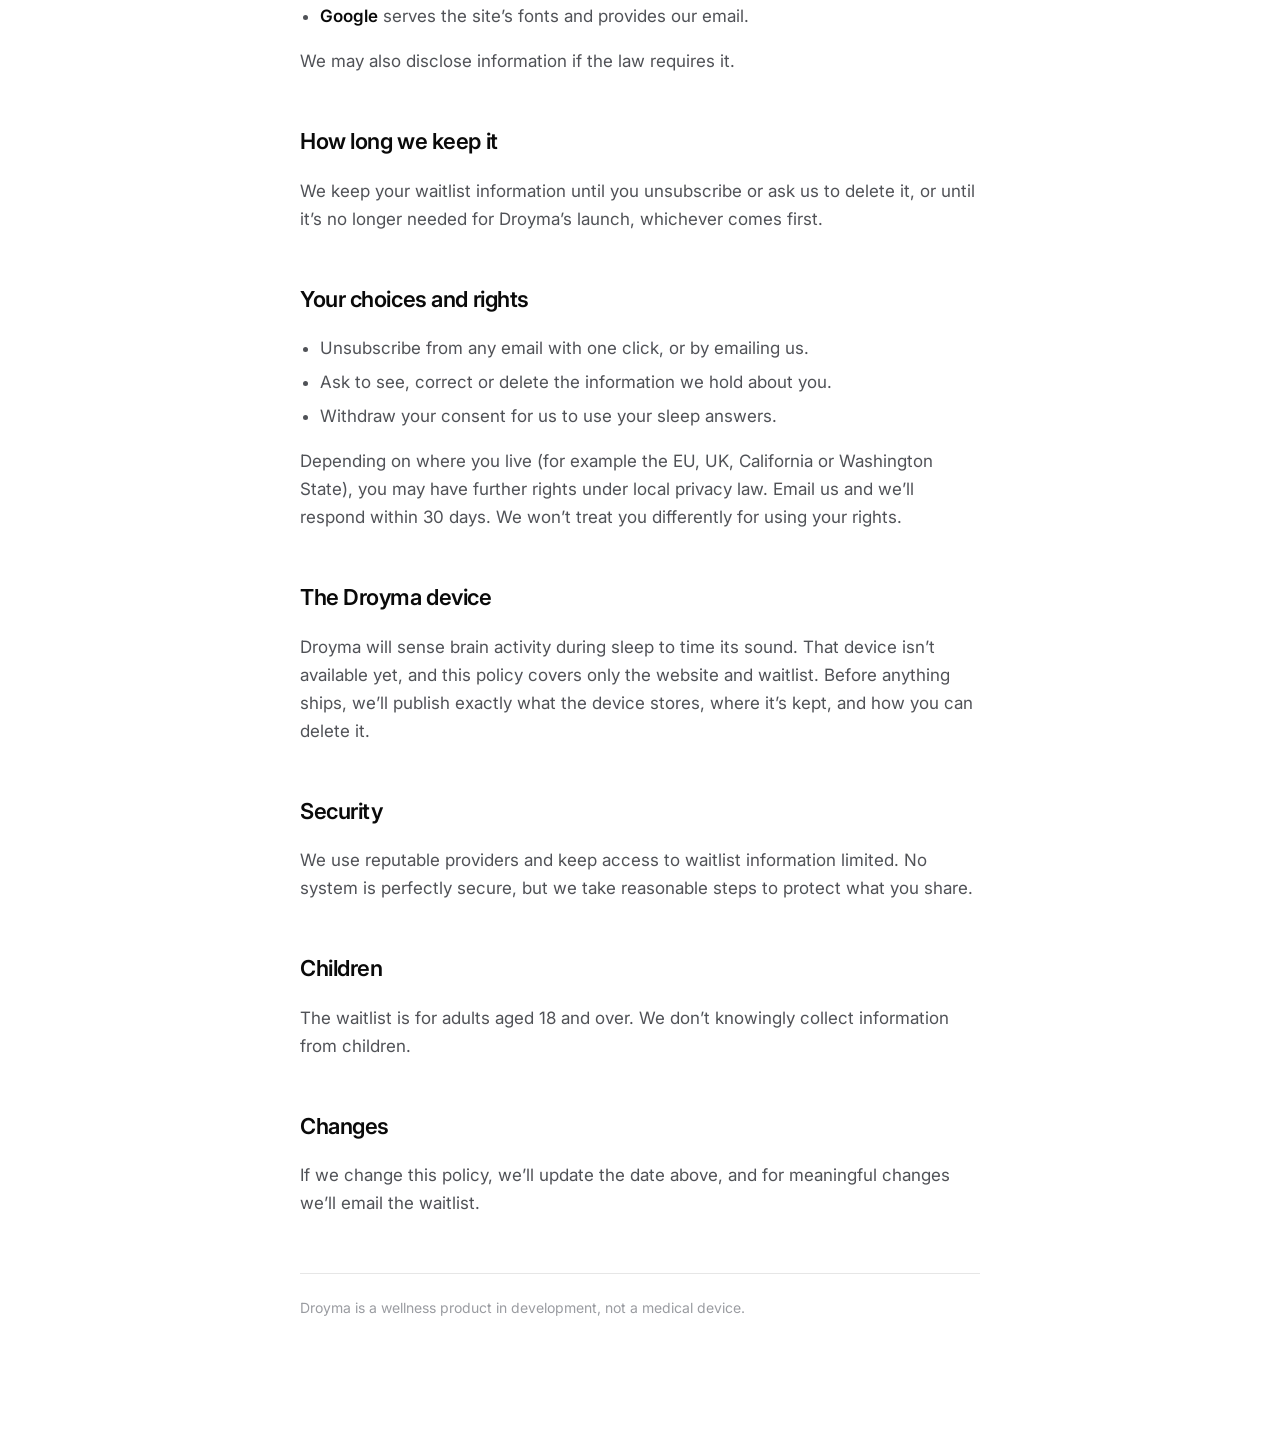
<file: privacy.html>
<!doctype html>
<html lang="en">
<head>
<meta charset="UTF-8"/>
<meta name="viewport" content="width=device-width, initial-scale=1.0"/>
<title>Privacy Policy | Droyma</title>
<meta name="description" content="How Droyma collects, uses and protects your information."/>
<link rel="icon" type="image/svg+xml" href="favicon.svg"/>
<link rel="preconnect" href="https://fonts.googleapis.com"/>
<link rel="preconnect" href="https://fonts.gstatic.com" crossorigin/>
<link href="https://fonts.googleapis.com/css2?family=Inter:wght@400;500;600&family=IBM+Plex+Mono:wght@400&display=swap" rel="stylesheet"/>
<style>
  :root { --ink: #0a0a0a; --ink-2: #505257; --ink-3: #9a9ca1; --line: #e6e6e6; --paper: #fff; --navy: #0d1b2e; color-scheme: light; }
  *, *::before, *::after { box-sizing: border-box; }
  body { margin: 0; background: var(--paper); color: var(--ink); font: 17px/1.65 "Inter", system-ui, -apple-system, sans-serif; -webkit-font-smoothing: antialiased; }
  header { display: flex; justify-content: space-between; align-items: center; padding: 18px 24px; border-bottom: 1px solid var(--line); }
  header a { color: var(--ink); text-decoration: none; }
  .logo { display: inline-flex; align-items: center; gap: 10px; font-weight: 600; letter-spacing: .28em; font-size: 14px; }
  .logo img { width: 20px; height: 20px; }
  .back { font-size: 14px; color: var(--ink-2); }
  main { max-width: 720px; margin: 0 auto; padding: 72px 20px 120px; }
  .mono { font-family: "IBM Plex Mono", ui-monospace, monospace; font-size: 12px; letter-spacing: .1em; text-transform: uppercase; color: var(--ink-3); margin: 0 0 14px; }
  h1 { font-size: clamp(36px, 6vw, 56px); font-weight: 500; letter-spacing: -.04em; line-height: 1.05; margin: 0 0 18px; }
  .lede { font-size: 20px; color: var(--ink-2); margin: 0 0 48px; }
  h2 { font-size: 22px; font-weight: 600; letter-spacing: -.02em; margin: 48px 0 12px; }
  p, li { color: var(--ink-2); }
  ul { padding-left: 20px; }
  li { margin-bottom: 6px; }
  strong { color: var(--ink); font-weight: 600; }
  a { color: var(--navy); }
  .note { margin-top: 56px; padding-top: 22px; border-top: 1px solid var(--line); font-size: 14px; color: var(--ink-3); }
</style>
</head>
<body>
<header>
  <a class="logo" href="./"><img src="assets/brand-mark-Q8WhJef7.svg" alt="" aria-hidden="true">DROYMA</a>
  <a class="back" href="./">← Back to Droyma</a>
</header>
<main>
  <p class="mono">Effective October 28, 2026</p>
  <h1>Privacy Policy</h1>
  <p class="lede">The short version: we collect only what you give us when you join the waitlist, we use it only to build Droyma and keep you updated, and we never sell it.</p>

  <h2>Who we are</h2>
  <p>Droyma is a sleep wearable in development, built by Daniel Opata. In this policy, &ldquo;Droyma&rdquo;, &ldquo;we&rdquo; and &ldquo;us&rdquo; mean the Droyma team. You can reach us any time at <a href="mailto:opataebubechukwu@gmail.com">opataebubechukwu@gmail.com</a>.</p>

  <h2>What we collect</h2>
  <ul>
    <li><strong>What you tell us when you join:</strong> your email address, your first name if you give it, what gets in the way of your sleep, and what you&rsquo;ve tried before (for example a tracker, melatonin or a sleep mask).</li>
    <li><strong>Basic technical information:</strong> the page you signed up from. Like any website, our hosting and font providers may receive your IP address and browser details when the page loads.</li>
  </ul>
  <p>We don&rsquo;t use advertising trackers or analytics cookies. The site stores one small note in your browser so the opening animation doesn&rsquo;t replay every visit.</p>

  <h2>Your sleep answers</h2>
  <p>Your answers about your sleep may count as health-related information. We collect them only with your consent, when you choose to submit the waitlist form, and use them only for the purposes below. You can ask us to delete them at any time.</p>

  <h2>How we use it</h2>
  <ul>
    <li>To send you Droyma updates: prototype progress, test results, launch timing and pricing.</li>
    <li>To understand the sleep problems people want solved, so we build the right product.</li>
    <li>To invite waitlist members to early access or testing, if you&rsquo;d like to take part.</li>
  </ul>
  <p><strong>We never sell your information</strong>, and we don&rsquo;t share it for advertising.</p>

  <h2>Who helps us</h2>
  <p>We use a small number of service providers to run the site and the waitlist. They process information only on our behalf:</p>
  <ul>
    <li><strong>GitHub Pages</strong> hosts the website.</li>
    <li><strong>FormSubmit</strong> (and, at times, <strong>Tally</strong>) delivers waitlist sign-ups to our inbox.</li>
    <li><strong>Google</strong> serves the site&rsquo;s fonts and provides our email.</li>
  </ul>
  <p>We may also disclose information if the law requires it.</p>

  <h2>How long we keep it</h2>
  <p>We keep your waitlist information until you unsubscribe or ask us to delete it, or until it&rsquo;s no longer needed for Droyma&rsquo;s launch, whichever comes first.</p>

  <h2>Your choices and rights</h2>
  <ul>
    <li>Unsubscribe from any email with one click, or by emailing us.</li>
    <li>Ask to see, correct or delete the information we hold about you.</li>
    <li>Withdraw your consent for us to use your sleep answers.</li>
  </ul>
  <p>Depending on where you live (for example the EU, UK, California or Washington State), you may have further rights under local privacy law. Email us and we&rsquo;ll respond within 30 days. We won&rsquo;t treat you differently for using your rights.</p>

  <h2>The Droyma device</h2>
  <p>Droyma will sense brain activity during sleep to time its sound. That device isn&rsquo;t available yet, and this policy covers only the website and waitlist. Before anything ships, we&rsquo;ll publish exactly what the device stores, where it&rsquo;s kept, and how you can delete it.</p>

  <h2>Security</h2>
  <p>We use reputable providers and keep access to waitlist information limited. No system is perfectly secure, but we take reasonable steps to protect what you share.</p>

  <h2>Children</h2>
  <p>The waitlist is for adults aged 18 and over. We don&rsquo;t knowingly collect information from children.</p>

  <h2>Changes</h2>
  <p>If we change this policy, we&rsquo;ll update the date above, and for meaningful changes we&rsquo;ll email the waitlist.</p>

  <p class="note">Droyma is a wellness product in development, not a medical device.</p>
</main>
</body>
</html>
</file>
<file: site.css>
/* Droyma — black and white. Scene-based, light-first layout modelled on Eight Sleep / WHOOP. */
:root {
  --ink: #0a0a0a;
  --ink-2: #505257;
  --ink-3: #9a9ca1;
  --line: #e6e6e6;
  --paper: #ffffff;
  --paper-2: #f4f4f3;
  --radius: 24px;
  --sans: "Inter", system-ui, -apple-system, "Helvetica Neue", Arial, sans-serif;
  --mono: "IBM Plex Mono", ui-monospace, Menlo, monospace;
  --ease: cubic-bezier(.2, .7, .2, 1);
  color-scheme: light;
}
*, *::before, *::after { box-sizing: border-box; }
html { scroll-behavior: smooth; scroll-padding-top: 70px; -webkit-text-size-adjust: 100%; }
body { margin: 0; background: var(--paper); color: var(--ink); font-family: var(--sans); font-size: 18px; line-height: 1.5; -webkit-font-smoothing: antialiased; overflow-x: hidden; }
img { max-width: 100%; display: block; }
img.bw { filter: grayscale(1) contrast(1.06); }
a { color: inherit; }
button { font: inherit; color: inherit; }
:focus-visible { outline: 2px solid currentColor; outline-offset: 3px; }

/* Type */
.h2 { font-size: clamp(36px, 5.2vw, 64px); font-weight: 500; letter-spacing: -.04em; line-height: 1.02; margin: 0 0 18px; }
.sub { font-size: clamp(18px, 1.6vw, 21px); color: var(--ink-2); line-height: 1.5; margin: 0 auto; max-width: 600px; }
.black .sub { color: rgba(255, 255, 255, .66); }
.mono { font-family: var(--mono); font-size: 13px; letter-spacing: .08em; text-transform: uppercase; color: var(--ink-2); margin: 0 0 20px; }
.mono-light { color: rgba(255, 255, 255, .55); }
.center { text-align: center; }
.intro { max-width: 820px; margin-bottom: 56px; }
.fine { font-size: 13px; color: var(--ink-3); margin-top: 30px; }
.fine-light { color: rgba(255, 255, 255, .4); }
.muted-dark { color: rgba(255, 255, 255, .5); }

/* Buttons */
.btn { display: inline-flex; align-items: center; justify-content: center; gap: 10px; min-height: 48px; padding: 12px 26px; border-radius: 999px; font-size: 15px; font-weight: 600; text-decoration: none; cursor: pointer; border: 1px solid transparent; transition: transform .25s var(--ease), background .2s, color .2s, border-color .2s; white-space: nowrap; }
.btn:hover { transform: translateY(-2px); }
.btn-lg { min-height: 56px; padding: 16px 32px; font-size: 16px; }
.btn-light { background: #fff; color: var(--ink); }
.btn-light:hover { background: #e9e9e9; }
.btn-ghost { background: transparent; color: #fff; border-color: rgba(255, 255, 255, .35); }
.btn-ghost:hover { border-color: #fff; }
.btn-sm { min-height: 36px; padding: 8px 18px; font-size: 13px; }

/* Promo + nav */
.promo { display: block; text-align: center; background: #fff; color: var(--ink); font-size: 12px; letter-spacing: .1em; text-transform: uppercase; font-weight: 600; padding: 10px 16px; text-decoration: none; cursor: pointer; position: relative; z-index: 60; }
.promo span { display: inline-block; transition: transform .2s; }
.promo:hover span { transform: translateX(3px); }
.nav { position: fixed; top: 50px; left: 50%; transform: translateX(-50%); width: min(1200px, calc(100% - 32px)); z-index: 50;
  display: grid; grid-template-columns: auto 1fr; align-items: center; height: 58px; padding: 0 10px 0 22px; border-radius: 999px; color: #fff;
  background: rgba(255, 255, 255, .07); backdrop-filter: blur(18px) saturate(140%); -webkit-backdrop-filter: blur(18px) saturate(140%);
  border: 1px solid rgba(255, 255, 255, .13); transition: top .4s var(--ease), width .4s var(--ease), border-radius .4s, background .4s, color .4s; }
.nav.is-solid { top: 0; width: 100%; border-radius: 0; background: rgba(255, 255, 255, .94); color: var(--ink); border-color: transparent; border-bottom: 1px solid var(--line); }
.nav.is-dark { background: rgba(0, 0, 0, .72); color: #fff; border-bottom-color: #1d1d1d; }
.nav.is-solid:not(.is-dark) .nav-logo img { filter: invert(1); }
.nav.is-solid:not(.is-dark) .nav-cta { background: var(--ink); color: #fff; }
.nav-links { display: none; gap: 28px; }
.nav-links a, .nav-faq { font-size: 12px; font-weight: 600; letter-spacing: .1em; text-transform: uppercase; text-decoration: none; opacity: .8; }
.nav-links a:hover, .nav-faq:hover { opacity: 1; }
.nav-logo { display: inline-flex; align-items: center; gap: 9px; text-decoration: none; font-weight: 700; letter-spacing: .32em; font-size: 15px; }
.nav-logo img { width: 21px; height: 21px; }
.nav-right { display: flex; justify-content: flex-end; align-items: center; gap: 22px; }
.nav-faq { display: none; }
@media (min-width: 900px) { .nav { grid-template-columns: 1fr auto 1fr; } .nav .nav-logo { justify-self: center; } .nav-links, .nav-faq { display: flex; } }

/* 1 · Hero */
.hero { position: relative; min-height: max(800px, 100svh); margin-top: -38px; padding: 140px 16px 70px; overflow: hidden; display: flex; flex-direction: column; align-items: center; justify-content: center; text-align: center; color: #fff;
  background: linear-gradient(180deg, #000 0%, #050505 55%, #161616 100%); }
.hero-glow { position: absolute; left: 50%; top: 36%; width: 1200px; height: 860px; transform: translate(-50%, -50%); background: radial-gradient(closest-side, rgba(255, 255, 255, .15), rgba(255, 255, 255, 0)); pointer-events: none; }
.hero-wave { position: absolute; left: 0; right: 0; top: 22%; width: 100%; height: 300px; pointer-events: none; opacity: .5; }
.hero-wave path { fill: none; stroke: #fff; vector-effect: non-scaling-stroke; stroke-width: 1; }
.hw-a { opacity: .35; stroke-dasharray: 2400; animation: wave-draw 9s ease-in-out infinite alternate; }
.hw-b { opacity: .16; }
@keyframes wave-draw { from { stroke-dashoffset: 2400; } to { stroke-dashoffset: 0; } }
.hero-stage { position: relative; display: flex; flex-direction: column; align-items: center; will-change: transform, opacity; }
.hero-name { margin: 0; font-size: clamp(100px, 21vw, 300px); line-height: .86; font-weight: 500; letter-spacing: -.065em;
  background: linear-gradient(180deg, #fff 10%, rgba(255, 255, 255, .2) 95%); -webkit-background-clip: text; background-clip: text; color: transparent;
  animation: rise 1.4s var(--ease) both; }
.hero-product { position: relative; width: clamp(150px, 19vw, 250px); margin-top: calc(clamp(100px, 21vw, 300px) * -.6); filter: drop-shadow(0 40px 60px rgba(0, 0, 0, .85)); transform: rotate(14deg); animation: product-in 1.6s .2s var(--ease) both, float 7s 1.8s ease-in-out infinite; }
@keyframes product-in { from { opacity: 0; translate: 0 40px; scale: .92; } }
@keyframes float { 50% { translate: 0 -14px; } }
@keyframes rise { from { opacity: 0; transform: translateY(30px); } }
.hero-copy { position: relative; margin-top: 40px; display: flex; flex-direction: column; align-items: center; gap: 18px; max-width: 900px; animation: rise 1.2s .45s var(--ease) both; }
.hero-line { margin: 0; font-size: clamp(36px, 5.2vw, 68px); font-weight: 500; letter-spacing: -.045em; line-height: 1.02; }
.hero-value { margin: 0; font-size: clamp(18px, 1.8vw, 22px); color: rgba(255, 255, 255, .7); }
.hero-ctas { display: flex; gap: 12px; flex-wrap: wrap; justify-content: center; margin-top: 12px; }

/* 2 · Worn — cinematic zoom */
.worn-scene { position: relative; background: #000; color: #fff; padding: 0 16px 110px; }
.worn-frame { position: relative; max-width: 1200px; margin: 0 auto; aspect-ratio: 16 / 9; border-radius: var(--radius); overflow: hidden; transform: scale(var(--z, .86)); transition: transform .1s linear; }
.worn-frame img { width: 100%; height: 100%; object-fit: cover; object-position: 60% 35%; transform: scale(calc(1.25 - (var(--z, .86) - .86) * 1.7)); }
.worn-tag { position: absolute; display: flex; align-items: center; gap: 10px; font-size: 15px; font-weight: 500; opacity: var(--tags, 0); transition: opacity .6s; }
.worn-tag i { width: 12px; height: 12px; border-radius: 50%; background: #fff; box-shadow: 0 0 0 6px rgba(255, 255, 255, .2); }
.worn-tag span { padding: 8px 14px; border-radius: 999px; background: rgba(0, 0, 0, .55); backdrop-filter: blur(12px); border: 1px solid rgba(255, 255, 255, .15); }
.t1 { left: 60%; top: 30%; }
.t2 { left: 58%; top: 52%; }
.worn-copy { max-width: 1200px; margin: 56px auto 0; }
.worn-copy .h2 { margin: 0; }

/* 3 · Statement — words light up */
.statement { background: var(--paper); padding: 150px 16px 120px; }
.statement > * { max-width: 1100px; margin-left: auto; margin-right: auto; }
.read { font-size: clamp(40px, 6.4vw, 86px); font-weight: 500; letter-spacing: -.045em; line-height: 1.04; margin-top: 0; margin-bottom: 90px; }
.read .w { color: #d6d6d6; transition: color .35s; }
.read .w.lit { color: var(--ink); }
.statement-points { display: grid; gap: 34px; border-top: 1px solid var(--line); padding-top: 40px; }
.statement-points div { display: flex; flex-direction: column; }
.statement-points b { font-size: clamp(24px, 2.4vw, 32px); font-weight: 500; letter-spacing: -.03em; line-height: 1.15; }
.statement-points span { font-size: clamp(24px, 2.4vw, 32px); font-weight: 500; letter-spacing: -.03em; color: var(--ink-3); line-height: 1.15; }
@media (min-width: 800px) { .statement-points { grid-template-columns: repeat(3, 1fr); } }

/* Sections */
.section { padding: 120px 16px; }
.section.light { background: var(--paper-2); }
.section.white { background: var(--paper); }
.section.black { background: #000; color: #fff; }
.section > * { max-width: 1200px; margin-left: auto; margin-right: auto; }

/* 4 · Demo */
.demo-stage { position: relative; border-radius: var(--radius); overflow: hidden; background: radial-gradient(120% 90% at 50% 0%, #161616, #050505 70%); border: 1px solid #1c1c1c; }
#eeg { display: block; width: 100%; height: clamp(300px, 42vw, 520px); }
.demo-hud { position: absolute; top: 24px; right: 24px; display: flex; gap: 12px; }
.demo-hud div { padding: 12px 16px; border-radius: 16px; background: rgba(255, 255, 255, .06); border: 1px solid rgba(255, 255, 255, .1); backdrop-filter: blur(10px); min-width: 120px; }
.demo-hud small { display: block; font-family: var(--mono); font-size: 11px; letter-spacing: .08em; opacity: .55; }
.demo-hud strong { font-size: 30px; font-weight: 500; letter-spacing: -.03em; font-variant-numeric: tabular-nums; }
.demo-controls { display: grid; gap: 24px; margin-top: 28px; align-items: center; }
.demo-steps { display: grid; grid-template-columns: repeat(3, 1fr); gap: 10px; }
.demo-steps div { padding: 18px 20px; border-radius: 18px; border: 1px solid #222; transition: background .4s, border-color .4s; }
.demo-steps div.is-on { background: #fff; color: #000; border-color: #fff; }
.demo-steps b { display: block; font-family: var(--mono); font-size: 12px; font-weight: 500; opacity: .5; }
.demo-steps span { display: block; font-size: 22px; font-weight: 500; letter-spacing: -.02em; margin: 4px 0 2px; }
.demo-steps em { display: block; font-style: normal; font-size: 15px; opacity: .65; }
.toggle { justify-self: center; display: inline-flex; align-items: center; gap: 14px; padding: 10px 22px 10px 10px; border-radius: 999px; border: 1px solid #333; background: transparent; color: #fff; cursor: pointer; font-size: 16px; }
.toggle .knob { width: 52px; height: 30px; border-radius: 999px; background: #333; position: relative; transition: background .3s; }
.toggle .knob::after { content: ""; position: absolute; top: 3px; left: 3px; width: 24px; height: 24px; border-radius: 50%; background: #fff; transition: transform .3s var(--ease); }
.toggle[aria-pressed="true"] .knob { background: #fff; }
.toggle[aria-pressed="true"] .knob::after { transform: translateX(22px); background: #000; }
@media (min-width: 900px) { .demo-controls { grid-template-columns: 1fr auto; } }
@media (max-width: 640px) { .demo-steps { grid-template-columns: 1fr; } .demo-hud { top: 14px; right: 14px; } .demo-hud div { min-width: 0; padding: 8px 12px; } .demo-hud strong { font-size: 22px; } }

/* 5 · Scores */
.scores { display: grid; gap: 48px; align-items: center; justify-items: center; }
.phone { width: 310px; aspect-ratio: 9 / 19; border-radius: 50px; padding: 11px; background: linear-gradient(145deg, #2b2b2b, #0c0c0c); box-shadow: 0 0 0 1px #3a3a3a inset, 0 50px 90px rgba(0, 0, 0, .22); position: relative; }
.phone::before { content: ""; position: absolute; top: 22px; left: 50%; width: 92px; height: 26px; transform: translateX(-50%); background: #000; border-radius: 20px; z-index: 2; }
.screen { width: 100%; height: 100%; border-radius: 40px; background: #050505; color: #fff; overflow: hidden; padding: 16px 18px 20px; display: flex; flex-direction: column; }
.status { display: flex; justify-content: space-between; font-size: 13px; font-weight: 600; padding: 2px 8px 0; }
.status-icons { display: flex; gap: 4px; align-items: center; }
.status-icons i { width: 14px; height: 8px; border-radius: 2px; background: #fff; }
.status-icons i:first-child { width: 10px; }
.app-head { margin: 36px 0 20px; display: flex; flex-direction: column; gap: 2px; }
.app-head small { font-family: var(--mono); font-size: 10px; letter-spacing: .08em; opacity: .5; }
.app-head b { font-size: 24px; font-weight: 600; letter-spacing: -.02em; }
.rings { display: grid; grid-template-columns: repeat(3, 1fr); gap: 6px; margin-bottom: 20px; }
.ring { position: relative; display: flex; flex-direction: column; align-items: center; transition: opacity .3s; opacity: .4; }
.ring.is-on { opacity: 1; }
.ring svg { width: 100%; transform: rotate(-90deg); }
.ring circle { fill: none; stroke: rgba(255, 255, 255, .12); stroke-width: 6; }
.ring .arc { stroke: #fff; stroke-linecap: round; stroke-dasharray: 213.6; stroke-dashoffset: 213.6; transition: stroke-dashoffset 1.6s var(--ease); }
.scores.in .ring .arc { stroke-dashoffset: calc(213.6 - 213.6 * var(--v) / 100); }
.ring strong { position: absolute; top: 0; left: 0; right: 0; aspect-ratio: 1; display: grid; place-items: center; font-size: 24px; font-weight: 600; letter-spacing: -.02em; font-variant-numeric: tabular-nums; }
.ring small { font-family: var(--mono); font-size: 9.5px; letter-spacing: .1em; margin-top: 6px; opacity: .7; }
.app-panels { position: relative; flex: 1; }
.app-panel { position: absolute; inset: 0; padding: 18px; border-radius: 22px; background: #141414; border: 1px solid #222; opacity: 0; transform: translateY(10px); transition: opacity .45s, transform .45s var(--ease); display: flex; flex-direction: column; }
.app-panel.is-on { opacity: 1; transform: none; }
.ap-row b { font-size: 16px; font-weight: 600; }
.ap-chart, .ap-hyp { width: 100%; height: 80px; overflow: visible; margin-top: 14px; }
.ap-area { fill: rgba(255, 255, 255, .1); }
.ap-line, .ap-hyp path { fill: none; stroke: #fff; stroke-width: 2; stroke-linejoin: round; }
.app-panel p { font-size: 14px; line-height: 1.45; color: rgba(255, 255, 255, .72); margin: auto 0 0; }
.ap-day { position: relative; height: 80px; margin-top: 14px; border-radius: 12px; background: repeating-linear-gradient(90deg, rgba(255, 255, 255, .06) 0 1px, transparent 1px 12.5%); }
.ap-day span { position: absolute; top: 16px; bottom: 16px; left: var(--s); width: var(--w); border-radius: 10px; background: rgba(255, 255, 255, .18); font-size: 12px; display: grid; place-items: center; }
.ap-day span.hi { background: #fff; color: #000; font-weight: 600; }
.score-list { display: grid; gap: 4px; width: 100%; max-width: 520px; }
.score-item { text-align: left; background: transparent; border: 0; border-top: 1px solid var(--line); padding: 26px 0; cursor: pointer; display: grid; gap: 10px; }
.score-item:last-child { border-bottom: 1px solid var(--line); }
.score-item b { font-size: clamp(40px, 4.6vw, 60px); font-weight: 500; letter-spacing: -.045em; line-height: 1; color: #cfcfcf; transition: color .3s; }
.score-item[aria-selected="true"] b { color: var(--ink); }
.score-item span { font-size: 18px; color: var(--ink-2); line-height: 1.5; max-height: 0; overflow: hidden; opacity: 0; transition: max-height .5s var(--ease), opacity .4s; }
.score-item[aria-selected="true"] span { max-height: 120px; opacity: 1; }
@media (min-width: 900px) { .scores { grid-template-columns: 1fr 1fr; gap: 90px; } .phone { width: 340px; justify-self: end; } .score-list { justify-self: start; } }

/* 6 · Story — pinned sequence */
.story { position: relative; height: 330vh; background: #000; color: #fff; }
.story-pin { position: sticky; top: 0; height: 100vh; overflow: hidden; display: grid; }
.story-media, .story-media figure { position: absolute; inset: 0; margin: 0; }
.story-media figure { opacity: 0; transition: opacity 1s ease; }
.story-media figure.is-on { opacity: 1; }
.story-media img { width: 100%; height: 100%; object-fit: cover; transform: scale(1.08); transition: transform 6s ease-out; }
.story-media figure.is-on > img, .story-moment img.is-on { transform: scale(1); }
.story-media::after { content: ""; position: absolute; inset: 0; background: linear-gradient(90deg, rgba(0, 0, 0, .75) 0%, rgba(0, 0, 0, .35) 55%, rgba(0, 0, 0, .1) 100%); pointer-events: none; }
.story-dawn { background: radial-gradient(70% 70% at 70% 60%, #f2f2f2 0%, #8a8a8a 40%, #111 85%); display: grid; place-items: center; }
.dawn-card { position: absolute; right: 12%; top: 50%; transform: translateY(-50%); padding: 26px 30px; border-radius: 26px; background: rgba(0, 0, 0, .55); border: 1px solid rgba(255, 255, 255, .18); backdrop-filter: blur(20px); -webkit-backdrop-filter: blur(20px); display: flex; flex-direction: column; gap: 6px; min-width: 240px; }
.dawn-card small { font-family: var(--mono); font-size: 12px; letter-spacing: .08em; opacity: .6; }
.dawn-card strong { font-size: 44px; font-weight: 500; letter-spacing: -.04em; line-height: 1; }
.dawn-card span { font-size: 16px; opacity: .7; }
.story-moment img { position: absolute; inset: 0; opacity: 0; transition: opacity 1s ease, transform 6s ease-out; }
.story-moment img.is-on { opacity: 1; }
.story-copy { position: relative; z-index: 2; align-self: center; width: min(1200px, calc(100% - 32px)); margin: 0 auto; height: 60vh; }
.story-copy > div { position: absolute; left: 0; top: 50%; max-width: 640px; opacity: 0; transform: translateY(calc(-50% + 40px)); transition: opacity .8s, transform .8s var(--ease); }
.story-copy > div.is-on { opacity: 1; transform: translateY(-50%); }
.story-copy h2 { font-size: clamp(44px, 6.6vw, 92px); font-weight: 500; letter-spacing: -.05em; line-height: 1; margin: 0 0 18px; }
.story-copy p:not(.mono) { font-size: clamp(20px, 2vw, 26px); margin: 0; color: rgba(255, 255, 255, .78); }
.rotator { position: relative; height: 1.4em; }
.rotator span { position: absolute; left: 0; top: 0; opacity: 0; transform: translateY(12px); transition: opacity .5s, transform .5s var(--ease); white-space: nowrap; }
.rotator span.is-on { opacity: 1; transform: none; }
.story-progress { position: absolute; z-index: 3; left: 50%; bottom: 34px; transform: translateX(-50%); display: flex; gap: 8px; }
.story-progress i { width: 34px; height: 3px; border-radius: 3px; background: rgba(255, 255, 255, .25); transition: background .4s; }
.story-progress i.is-on { background: #fff; }

/* 7 · What's Droyma */
.parts { display: grid; gap: 12px; margin-top: 50px; }
.part { position: relative; height: 460px; border-radius: var(--radius); overflow: hidden; color: #fff; background: #111; transition: flex .7s var(--ease); }
.part-media { position: absolute; inset: 0; }
.part-media img { width: 100%; height: 100%; object-fit: cover; }
.part-media img.contain { object-fit: contain; padding: 10% 8% 26%; background: radial-gradient(80% 70% at 50% 40%, #fff 0%, #e8e8e8 70%, #d9d9d9 100%); }
.part:first-child { color: var(--ink); }
.part:first-child::after { background: none; }
.part:first-child .part-copy p { color: var(--ink-2); }
.part:first-child .chip, .part:first-child .part-toggle { background: rgba(0, 0, 0, .08); color: var(--ink); }
.part:first-child .part-toggle::before, .part:first-child .part-toggle::after { background: var(--ink); }
.part::after { content: ""; position: absolute; inset: 0; background: linear-gradient(180deg, rgba(0, 0, 0, 0) 50%, rgba(0, 0, 0, .7)); pointer-events: none; }
.chip { position: absolute; top: 16px; left: 16px; z-index: 2; font-size: 13px; font-weight: 600; padding: 6px 12px; border-radius: 999px; background: rgba(255, 255, 255, .16); backdrop-filter: blur(10px); color: #fff; }
.part-toggle { position: absolute; top: 14px; right: 14px; z-index: 3; width: 34px; height: 34px; border-radius: 50%; border: 0; background: rgba(255, 255, 255, .18); backdrop-filter: blur(10px); cursor: pointer; }
.part-toggle::before, .part-toggle::after { content: ""; position: absolute; left: 50%; top: 50%; width: 13px; height: 1.5px; background: #fff; transform: translate(-50%, -50%); transition: transform .3s; }
.part-toggle::after { transform: translate(-50%, -50%) rotate(90deg); }
.part.is-open .part-toggle::after { transform: translate(-50%, -50%) rotate(0deg); }
.part-copy { position: absolute; left: 26px; right: 26px; bottom: 26px; z-index: 2; }
.part-copy h3 { margin: 0 0 6px; font-size: 26px; font-weight: 500; letter-spacing: -.03em; }
.part-copy p { margin: 0; font-size: 17px; color: rgba(255, 255, 255, .78); transition: opacity .4s; }
.part-bone { background: radial-gradient(80% 70% at 50% 40%, #2a2a2a 0%, #050505 75%); }
.bone { position: absolute; left: 50%; top: 40%; width: 14px; height: 14px; margin: -7px 0 0 -7px; border-radius: 50%; background: #fff; box-shadow: 0 0 40px rgba(255, 255, 255, .6); }
.bone i { position: absolute; left: 50%; top: 50%; width: 60px; height: 60px; margin: -30px 0 0 -30px; border-radius: 50%; border: 1px solid rgba(255, 255, 255, .5); animation: ripple 3s ease-out infinite; }
.bone i:nth-child(2) { animation-delay: 1s; } .bone i:nth-child(3) { animation-delay: 2s; }
@keyframes ripple { from { transform: scale(.2); opacity: 1; } to { transform: scale(4.2); opacity: 0; } }
.part-app { background: linear-gradient(160deg, #3a3a3a 0%, #0e0e0e 100%); }
.mini-phone { position: absolute; left: 50%; top: 40%; transform: translate(-50%, -50%); width: 180px; height: 300px; border-radius: 32px; padding: 7px; background: #1b1b1b; box-shadow: 0 30px 60px rgba(0, 0, 0, .5), 0 0 0 1px #333 inset; }
.mp-screen { height: 100%; border-radius: 26px; background: #050505; color: #fff; padding: 30px 18px 18px; display: flex; flex-direction: column; gap: 4px; }
.mp-screen small { font-family: var(--mono); font-size: 10px; letter-spacing: .1em; opacity: .55; }
.mp-screen strong { font-size: 64px; font-weight: 500; letter-spacing: -.05em; line-height: 1; }
.mp-bar { height: 5px; border-radius: 5px; background: rgba(255, 255, 255, .14); margin: 16px 0; }
.mp-bar i { display: block; height: 100%; background: #fff; border-radius: 5px; }
.mp-tip { margin-top: auto; font-size: 12px; padding: 10px 12px; border-radius: 12px; background: #1a1a1a; }
@media (min-width: 900px) { .parts { display: flex; height: 520px; } .part { height: auto; flex: 1; } .part.is-open { flex: 2.2; } .part:not(.is-open) .part-copy p { opacity: 0; } }

/* 8 · Science */
.science { display: grid; gap: 50px; align-items: center; }
.sci-copy .sub { margin: 0 0 28px; }
.sci-num { display: flex; align-items: flex-start; line-height: .85; }
.link-arrow { font-size: 17px; font-weight: 600; text-decoration: none; border-bottom: 1px solid currentColor; padding-bottom: 2px; }
.link-arrow span { display: inline-block; transition: transform .2s; }
.link-arrow:hover span { transform: translateX(4px); }
.sci-stat { border-radius: 32px; background: var(--ink); color: #fff; padding: 56px 44px; aspect-ratio: 1 / .9; display: flex; flex-direction: column; justify-content: flex-end; }
.sci-stat strong { font-size: clamp(130px, 17vw, 230px); font-weight: 500; letter-spacing: -.07em; line-height: .85; font-variant-numeric: tabular-nums; }
.sci-num > span { font-size: clamp(48px, 6vw, 80px); font-weight: 500; letter-spacing: -.04em; margin: .1em 0 0 .08em; }
.sci-stat sup { font-size: .4em; vertical-align: top; }
.sci-stat p { margin: 18px 0 0; font-size: 20px; color: rgba(255, 255, 255, .7); max-width: 320px; }
@media (min-width: 900px) { .science { grid-template-columns: 1.05fr 1fr; gap: 90px; } }

/* 9 · Why sleep */
.thirds { display: grid; gap: 50px; align-items: center; }
.dial { position: relative; width: min(320px, 72vw); aspect-ratio: 1; margin: 0 auto; }
.dial svg { width: 100%; height: 100%; }
.d-track, .d-fill { fill: none; stroke-width: 6; }
.d-track { stroke: #222; }
.d-fill { stroke: #fff; stroke-linecap: round; stroke-dasharray: 0 300; transition: stroke-dasharray 2s var(--ease); }
.why-sleep.in .d-fill { stroke-dasharray: 100 200; }
.dial > div { position: absolute; inset: 0; display: flex; flex-direction: column; align-items: center; justify-content: center; }
.dial strong { font-size: 96px; font-weight: 500; letter-spacing: -.06em; line-height: 1; font-variant-numeric: tabular-nums; }
.dial small { font-family: var(--mono); font-size: 13px; letter-spacing: .08em; opacity: .55; margin-top: 8px; }
.thirds-copy .sub { margin: 0; }
@media (min-width: 900px) { .thirds { grid-template-columns: 380px 1fr; gap: 100px; } }

/* 10 · FAQ */
.faq { display: grid; gap: 30px; max-width: 1060px; }
.faq > div { border-top: 1px solid var(--line); }
.faq details { border-bottom: 1px solid var(--line); }
.faq summary { list-style: none; cursor: pointer; padding: 28px 44px 28px 0; position: relative; font-size: clamp(19px, 1.8vw, 23px); font-weight: 500; letter-spacing: -.015em; }
.faq summary::-webkit-details-marker { display: none; }
.faq summary::after { content: "+"; position: absolute; right: 6px; top: 50%; transform: translateY(-50%); font-size: 26px; font-weight: 300; transition: transform .3s; }
.faq details[open] summary::after { transform: translateY(-50%) rotate(45deg); }
.faq details p { margin: -6px 0 28px; color: var(--ink-2); max-width: 660px; font-size: 18px; }
@media (min-width: 900px) { .faq { grid-template-columns: 320px 1fr; gap: 60px; } }

/* 11 · Final */
.final { position: relative; min-height: 100vh; display: grid; place-items: center; text-align: center; color: #fff; overflow: hidden; }
.final img { position: absolute; inset: -10% 0; width: 100%; height: 120%; object-fit: cover; will-change: transform; }
.final::after { content: ""; position: absolute; inset: 0; background: linear-gradient(180deg, rgba(0, 0, 0, .6), rgba(0, 0, 0, .25) 45%, rgba(0, 0, 0, .7)); }
.final-copy { position: relative; z-index: 1; padding: 0 16px; display: flex; flex-direction: column; align-items: center; gap: 14px; }
.final h2 { margin: 0; font-size: clamp(56px, 10vw, 140px); font-weight: 500; letter-spacing: -.06em; line-height: .95; }
.final p { margin: 0 0 18px; font-size: clamp(20px, 2vw, 26px); opacity: .85; }

/* Footer */
.footer { background: #000; color: #fff; padding: 80px 16px 44px; }
.footer > div { max-width: 1200px; margin: 0 auto; }
.f-top { display: grid; gap: 50px; padding-bottom: 50px; border-bottom: 1px solid #222; }
.f-logo { margin-bottom: 24px; }
.f-mission { font-size: 22px; font-weight: 500; letter-spacing: -.02em; max-width: 380px; margin: 0 0 26px; }
.f-input { display: flex; justify-content: space-between; align-items: center; max-width: 380px; padding: 14px 0; border-bottom: 1px solid #444; text-decoration: none; color: rgba(255, 255, 255, .75); font-size: 16px; cursor: pointer; }
.f-input:hover { color: #fff; border-color: #fff; }
.f-cols { display: grid; grid-template-columns: repeat(2, 1fr); gap: 24px; }
.f-cols div { display: flex; flex-direction: column; gap: 12px; font-size: 16px; }
.f-cols b { font-family: var(--mono); font-size: 12px; letter-spacing: .1em; text-transform: uppercase; color: rgba(255, 255, 255, .45); font-weight: 500; margin-bottom: 4px; }
.f-cols a { color: rgba(255, 255, 255, .8); text-decoration: none; cursor: pointer; }
.f-cols a:hover { color: #fff; }
.f-legal { padding-top: 28px; }
.f-legal p { font-size: 12px; line-height: 1.7; color: rgba(255, 255, 255, .4); max-width: 900px; margin: 0 0 12px; }
@media (min-width: 900px) { .f-top { grid-template-columns: 1.2fr 1fr; } }

/* Reveal primitives */
.reveal { opacity: 0; transform: translateY(40px); transition: opacity 1s ease, transform 1.1s var(--ease); }
.reveal.in { opacity: 1; transform: none; }
.reveal-clip { clip-path: inset(12% 6% 12% 6% round 32px); transition: clip-path 1.3s var(--ease); }
.reveal-clip.in { clip-path: inset(0 0 0 0 round 24px); }

@media (prefers-reduced-motion: reduce) {
  *, *::before, *::after { animation: none !important; transition: none !important; }
  .reveal { opacity: 1; transform: none; }
  .reveal-clip { clip-path: none; }
  html { scroll-behavior: auto; }
  .story { height: auto; }
  .story-pin { position: relative; height: auto; min-height: 100vh; }
}
@media (max-width: 800px) {
  .dawn-card { right: 16px; left: 16px; top: 16%; transform: none; min-width: 0; }
  .story-copy > div { right: 0; }
  .t1 { left: 52%; top: 24%; } .t2 { left: 48%; top: 50%; }
  .worn-tag { font-size: 12px; }
}

/* Statement — plain-language layer */
.read { margin-bottom: 36px; }
.plain { font-size: clamp(20px, 2vw, 26px); line-height: 1.45; color: var(--ink-2); max-width: 760px; margin-top: 0; margin-bottom: 80px; }
.statement-points p { margin: 14px 0 0; font-size: 18px; line-height: 1.5; color: var(--ink-2); max-width: 320px; }

/* Demo — toggle hint */
.toggle-wrap { justify-self: center; display: flex; flex-direction: column; align-items: center; gap: 10px; }
.toggle-wrap small { font-size: 14px; color: rgba(255, 255, 255, .5); }
.demo .intro .sub { margin-top: 6px; }

/* Learns you */
.learn-grid { display: grid; gap: 14px; }
.learn-card { background: var(--paper); border-radius: var(--radius); padding: 30px 28px; display: flex; flex-direction: column; border: 1px solid var(--line); }
.learn-card .mono { margin-bottom: 10px; }
.learn-card h3 { font-size: 26px; font-weight: 500; letter-spacing: -.03em; margin: 0 0 26px; }
.learn-card dl { margin: 0 0 30px; display: grid; gap: 12px; }
.learn-card dl div { display: grid; grid-template-columns: 90px 1fr; align-items: center; font-size: 16px; }
.learn-card dt { color: var(--ink-3); }
.learn-card dd { margin: 0; font-weight: 500; }
.learn-card dd i { display: block; height: 6px; border-radius: 6px; background: var(--line); position: relative; overflow: hidden; }
.learn-card dd i::after { content: ""; position: absolute; inset: 0; width: var(--v); background: var(--ink); border-radius: 6px; }
.learn-score { margin-top: auto; display: flex; justify-content: space-between; align-items: baseline; border-top: 1px solid var(--line); padding-top: 20px; }
.learn-score span { font-size: 16px; color: var(--ink-2); }
.learn-score strong { font-size: 56px; font-weight: 500; letter-spacing: -.05em; line-height: 1; font-variant-numeric: tabular-nums; }
.learn-card.is-best { background: var(--ink); color: #fff; border-color: var(--ink); }
.learn-card.is-best .mono, .learn-card.is-best dt, .learn-card.is-best .learn-score span { color: rgba(255, 255, 255, .55); }
.learn-card.is-best dd i { background: #333; }
.learn-card.is-best dd i::after { background: #fff; }
.learn-card.is-best .learn-score { border-color: #2a2a2a; }
.learn-line { font-size: clamp(22px, 2.4vw, 30px); font-weight: 500; letter-spacing: -.025em; margin: 50px auto 0; }
@media (min-width: 900px) { .learn-grid { grid-template-columns: repeat(3, 1fr); } }

/* Scores — axis under the Load chart */
.ap-axis { display: flex; justify-content: space-between; font-family: var(--mono); font-size: 10px; opacity: .5; margin-top: 6px; }

/* Science — research card + study cards */
.research { background: var(--paper-2); border-radius: 32px; padding: 72px 22px 52px; }
.research .intro { margin-bottom: 50px; }
.stats { display: grid; grid-template-columns: 1fr 1fr; gap: 40px 18px; text-align: center; }
.stats strong { display: block; font-size: clamp(52px, 6.4vw, 84px); font-weight: 500; letter-spacing: -.05em; line-height: 1; font-variant-numeric: tabular-nums; }
.stats sup { font-size: .3em; vertical-align: top; position: relative; top: .35em; margin-left: 2px; }
.stats h3 { font-size: 17px; font-weight: 500; color: var(--ink-2); margin: 12px auto 0; max-width: 200px; }
@media (min-width: 900px) { .stats { grid-template-columns: repeat(4, 1fr); } .research { padding: 84px 56px 68px; } }
.studies { display: grid; gap: 14px; margin-top: 14px; }
.studies a { display: flex; flex-direction: column; justify-content: flex-end; gap: 10px; min-height: 200px; padding: 30px; border-radius: var(--radius); text-decoration: none; color: #fff; background: radial-gradient(120% 120% at 20% 0%, #2c2c2c 0%, #0a0a0a 70%); transition: transform .3s var(--ease); }
.studies a:hover { transform: translateY(-4px); }
.studies small { font-family: var(--mono); font-size: 12px; letter-spacing: .08em; opacity: .6; }
.studies b { font-size: 23px; font-weight: 500; letter-spacing: -.02em; max-width: 460px; line-height: 1.25; }
.studies span { font-size: 15px; text-decoration: underline; text-underline-offset: 3px; opacity: .8; }
@media (min-width: 800px) { .studies { grid-template-columns: 1fr 1fr; } }
@media (min-width: 700px) { .hero-line { white-space: nowrap; font-size: clamp(36px, 4.6vw, 64px); } }

/* ===== Blue-sky hero (from v1) ===== */
.promo { background: #0d1b2e; color: #fff; }
.nav:not(.is-solid) { color: var(--ink); background: rgba(255, 255, 255, .28); border-color: rgba(255, 255, 255, .35); }
.nav:not(.is-solid) .nav-logo img { filter: invert(1); }
.nav:not(.is-solid) .nav-cta { background: var(--ink); color: #fff; }
.hero.hero-sky-v { color: #0d1b2e; background: linear-gradient(180deg, #6f9ccb 0%, #8fb4da 38%, #b9d2ea 72%, #e8f0f7 100%); }
.hero-sky { position: absolute; inset: 0; pointer-events: none; }
.cloud { position: absolute; border-radius: 50%; background: radial-gradient(closest-side, rgba(255, 255, 255, .7), rgba(255, 255, 255, 0)); filter: blur(8px); animation: drift 60s linear infinite; }
.c1 { width: 620px; height: 180px; top: 18%; left: -10%; }
.c2 { width: 480px; height: 140px; top: 52%; right: -8%; animation-duration: 75s; animation-direction: reverse; }
.c3 { width: 380px; height: 120px; top: 70%; left: 12%; animation-duration: 90s; opacity: .7; }
@keyframes drift { 50% { transform: translateX(60px); } }
.hero-sky-v .hero-name { background: linear-gradient(180deg, rgba(255, 255, 255, .95) 20%, rgba(255, 255, 255, .45)); -webkit-background-clip: text; background-clip: text; color: transparent; }
.hero-sky-v .hero-product { filter: drop-shadow(0 40px 50px rgba(13, 27, 46, .35)); }
.hero-sky-v .hero-line { color: #0d1b2e; }
.hero-sky-v .hero-value { color: rgba(13, 27, 46, .72); }
.hero-sky-v .btn-light { box-shadow: 0 6px 24px rgba(13, 27, 46, .14); }

/* ===== Science, exactly as in the blue-sky version ===== */
.sci-v1.section { padding: 88px 16px; }
.sci-v1 .h2 { font-size: clamp(30px, 4.4vw, 48px); letter-spacing: -.03em; line-height: 1.08; margin: 0 0 16px; }
.sci-v1 .intro { max-width: 680px; margin-bottom: 40px; }
.sci-v1 .sub { font-size: 16px; max-width: 560px; color: #5b5d63; }
.sci-v1 .mono { font-size: 11.5px; letter-spacing: .06em; margin: 0 0 18px; color: #5b5d63; }
.sci-v1 .fine { font-size: 11.5px; margin-top: 26px; }
.sci-v1 .research { background: #fff; border-radius: 28px; padding: 64px 22px 46px; }
.sci-v1 .stats { gap: 34px 18px; }
.sci-v1 .stats strong { font-size: clamp(44px, 6vw, 68px); letter-spacing: -.045em; }
.sci-v1 .stats sup { font-size: .32em; top: .3em; }
.sci-v1 .stats h3 { font-size: 14px; margin: 10px auto 0; max-width: 180px; color: #5b5d63; }
@media (min-width: 900px) { .sci-v1 .research { padding: 72px 50px 60px; } }
.sci-v1 .studies { gap: 12px; margin-top: 14px; }
.sci-v1 .studies a { min-height: 170px; padding: 26px; gap: 8px; background: radial-gradient(120% 120% at 20% 0%, #2a5185 0%, #0d1b2e 70%); transition: transform .25s; }
.sci-v1 .studies a:hover { transform: translateY(-3px); }
.sci-v1 .studies small { font-size: 10.5px; opacity: .65; }
.sci-v1 .studies b { font-size: 19px; letter-spacing: -.01em; max-width: 420px; line-height: 1.3; }
.sci-v1 .studies span { font-size: 13px; opacity: .85; }

/* ===== Hero benefits bar ===== */
.hero-benefits { position: relative; list-style: none; margin: 44px 0 0; padding: 0; display: grid; grid-template-columns: repeat(2, 1fr); width: min(100%, 980px);
  border-radius: 22px; overflow: hidden; background: rgba(255, 255, 255, .45); border: 1px solid rgba(255, 255, 255, .7); backdrop-filter: blur(18px) saturate(140%); -webkit-backdrop-filter: blur(18px) saturate(140%); box-shadow: 0 20px 50px rgba(13, 27, 46, .12); animation: rise 1.2s .65s var(--ease) both; }
.hero-benefits li { display: flex; align-items: center; justify-content: center; gap: 12px; padding: 20px 18px; color: #0d1b2e; font-size: clamp(15px, 1.4vw, 18px); text-align: left; }
.hero-benefits li + li { border-left: 1px solid rgba(13, 27, 46, .1); }
.hero-benefits b { font-weight: 700; }
.hero-benefits svg { flex: 0 0 auto; width: 26px; height: 26px; fill: none; stroke: #0d1b2e; stroke-width: 1.6; stroke-linecap: round; stroke-linejoin: round; }
@media (max-width: 899px) { .hero-benefits li:nth-child(3) { border-left: 0; } .hero-benefits li:nth-child(n+3) { border-top: 1px solid rgba(13, 27, 46, .1); } .hero-benefits li { justify-content: flex-start; } }
@media (min-width: 900px) { .hero-benefits { grid-template-columns: repeat(4, 1fr); } }

/* ===== Compare table, as in the blue-sky version + melatonin column ===== */
.cmp-v1 .h2 { font-size: clamp(30px, 4.4vw, 48px); letter-spacing: -.03em; line-height: 1.08; }
.cmp-v1 .muted { color: var(--ink-3); }
.cmp-scroll { overflow-x: auto; max-width: 1060px; }
.cmp-v1 .compare { min-width: 720px; max-width: none; border: 1px solid var(--line); border-radius: 22px; overflow: hidden; font-size: 14px; }
.cmp-v1 .c-row { grid-template-columns: 1.3fr 1fr 1fr 1fr 1fr; }
.cmp-v1 .c-row > div { padding: 16px 14px; }
.cmp-v1 .c-us { background: #f2f6fd; color: var(--ink) !important; }
.cmp-v1 .c-head .c-us b { color: var(--ink); }
.cmp-v1 .c-us .yes { background: var(--ink); }
.cmp-v1 .c-us .yes::after { border-color: #fff; }
.cmp-v1 .fine { max-width: 760px; margin-bottom: 30px; }

/* ===== Compare table base (restored) ===== */
.cmp-v1 .c-row { display: grid; align-items: center; border-top: 1px solid var(--line); }
.cmp-v1 .c-row:first-child { border-top: 0; }
.cmp-v1 .c-row > div { text-align: center; color: var(--ink-2); }
.cmp-v1 .c-row > div:first-child { text-align: left; font-weight: 500; color: var(--ink); }
.cmp-v1 .c-head > div { padding-top: 22px; padding-bottom: 18px; }
.cmp-v1 .c-head b { color: var(--ink); font-weight: 600; }
.cmp-v1 .c-us { font-weight: 500; }
.cmp-v1 .c-head .c-us { display: flex; flex-direction: column; align-items: center; gap: 8px; }
.cmp-v1 .c-head .c-us img { width: 30px; height: auto; transform: rotate(14deg); }
.cmp-v1 .yes, .cmp-v1 .no { display: inline-block; width: 22px; height: 22px; border-radius: 50%; position: relative; vertical-align: middle; }
.cmp-v1 .yes { background: var(--ink); }
.cmp-v1 .yes::after { content: ""; position: absolute; left: 7.5px; top: 4px; width: 6px; height: 11px; border: solid #fff; border-width: 0 2px 2px 0; transform: rotate(45deg); }
.cmp-v1 .no::after { content: ""; position: absolute; left: 5px; right: 5px; top: 10px; height: 1.5px; background: var(--ink-3); }
.cmp-scroll { margin-left: auto; margin-right: auto; }

/* ===== Why Droyma, as in the blue-sky version ===== */
.why-v1.section { padding: 88px 16px; }
.why-v1 .why { display: grid; gap: 40px; align-items: center; }
.why-v1 .mono { font-size: 11.5px; letter-spacing: .06em; margin: 0 0 18px; color: #5b5d63; }
.why-list { list-style: none; padding: 0; margin: 0 0 14px; }
.why-list button { background: none; border: 0; padding: 2px 0; cursor: pointer; text-align: left; font-size: clamp(26px, 3.2vw, 36px); font-weight: 500; letter-spacing: -.03em; line-height: 1.2; color: #cfd0d4; transition: color .3s; }
.why-list li.is-active button { color: var(--ink); }
.why-timer { width: 20px; height: 20px; margin: 10px 0 26px; transform: rotate(-90deg); }
.why-timer circle { fill: none; stroke: var(--line); stroke-width: 2; }
.why-timer .t { stroke: var(--ink); stroke-dasharray: 50.3; stroke-dashoffset: 50.3; }
.why-timer.run .t { animation: timer 5s linear forwards; }
@keyframes timer { to { stroke-dashoffset: 0; } }
.why-detail { position: relative; min-height: 112px; margin-bottom: 26px; }
.why-detail > div { position: absolute; inset: 0; opacity: 0; transform: translateY(8px); transition: opacity .4s, transform .4s; }
.why-detail > div.is-active { opacity: 1; transform: none; }
.why-detail h3 { font-size: 19px; font-weight: 600; margin: 0 0 6px; letter-spacing: -.01em; }
.why-detail p { margin: 0; color: #5b5d63; max-width: 400px; font-size: 16px; }
.why-v1 .btn-dark { background: var(--ink); color: #fff; }
.why-media { position: relative; aspect-ratio: 1 / 1; border-radius: 22px; overflow: hidden; background: var(--paper-2); }
.why-media figure { position: absolute; inset: 0; margin: 0; opacity: 0; transition: opacity .6s; display: grid; place-items: center; }
.why-media figure.is-active { opacity: 1; }
.why-media img { width: 100%; height: 100%; object-fit: cover; }
.fig-device { background: radial-gradient(80% 70% at 50% 45%, #fff 0%, #e9eaec 70%, #dcdde0 100%); }
.fig-device img { object-fit: contain; padding: 8%; }
.fig-wave { background: radial-gradient(90% 70% at 50% 40%, #1f4373 0%, #0d1b2e 75%); color: #fff; }
.fig-wave svg { width: 80%; overflow: visible; }
.fig-wave .w1 { fill: none; stroke: #fff; stroke-width: 2.5; stroke-dasharray: 800; animation: draw 4s ease-in-out infinite alternate; }
.fig-wave .ticks line { stroke: #8fb8ff; stroke-width: 3; stroke-linecap: round; }
.fig-wave span { position: absolute; bottom: 24px; left: 24px; font-family: var(--mono); font-size: 11px; letter-spacing: .06em; text-transform: uppercase; opacity: .7; }
@keyframes draw { from { stroke-dashoffset: 800; } to { stroke-dashoffset: 0; } }
@media (min-width: 900px) { .why-v1 .why { grid-template-columns: 1fr 1.15fr; gap: 80px; } .why-media { aspect-ratio: 5 / 4.4; } }

/* ===== Blue, back in the palette ===== */
:root { --navy: #0d1b2e; --navy-2: #16304f; --sky: #8fb8ff; }
.section.navy { background: radial-gradient(120% 80% at 50% 0%, var(--navy-2) 0%, var(--navy) 60%, #08111f 100%); color: #fff; }
.section.navy .sub { color: rgba(255, 255, 255, .7); }
.demo .demo-stage { background: radial-gradient(120% 90% at 50% 0%, #1b3a60, #0a1626 70%); border-color: rgba(143, 184, 255, .15); }
.demo .demo-steps div { border-color: rgba(255, 255, 255, .12); }
.demo .toggle { border-color: rgba(255, 255, 255, .25); }
.part-bone { background: radial-gradient(90% 70% at 50% 40%, #1f4373 0%, var(--navy) 70%); }
.part-app { background: radial-gradient(90% 80% at 30% 20%, #23497a 0%, var(--navy) 70%); }
.why-sleep .d-track { stroke: rgba(255, 255, 255, .12); }

/* ===== Learns you — interactive panel ===== */
.learn-wrap { display: grid; gap: 50px; align-items: center; }
.learn-copy .sub { margin: 0 0 30px; }
.night-picker { display: inline-flex; padding: 5px; border-radius: 999px; background: #e7e7e5; gap: 4px; }
.night-picker button { border: 0; background: transparent; padding: 10px 20px; border-radius: 999px; font-size: 15px; font-weight: 600; cursor: pointer; color: var(--ink-2); transition: background .25s, color .25s; }
.night-picker button.is-on { background: #fff; color: var(--ink); box-shadow: 0 2px 10px rgba(0, 0, 0, .08); }
.night-slider { display: grid; gap: 10px; margin-top: 26px; max-width: 420px; font-size: 14px; color: var(--ink-3); }
.night-slider input { width: 100%; accent-color: var(--navy); }
.learn .learn-line { text-align: left; margin: 34px 0 0; font-size: clamp(20px, 2vw, 26px); }
.learn-panel { border-radius: 30px; padding: 28px; color: #fff; background: radial-gradient(120% 90% at 20% 0%, #23497a 0%, var(--navy) 60%, #08111f 100%); box-shadow: 0 40px 80px rgba(13, 27, 46, .25); }
.lp-head { display: flex; justify-content: space-between; align-items: flex-start; gap: 12px; }
.lp-head small, .lp-stat small, .lp-score small { font-family: var(--mono); font-size: 11px; letter-spacing: .08em; opacity: .55; }
.lp-head b { display: block; font-size: 28px; font-weight: 500; letter-spacing: -.03em; margin-top: 2px; font-variant-numeric: tabular-nums; }
.lp-tag { font-size: 13px; font-weight: 600; padding: 7px 13px; border-radius: 999px; background: rgba(143, 184, 255, .16); color: #cfe0ff; white-space: nowrap; }
.lp-wave { width: 100%; height: auto; margin: 26px 0 8px; overflow: visible; }
.lp-path { fill: none; stroke: rgba(255, 255, 255, .85); stroke-width: 2.5; }
#lpMarks g { transition: transform .35s var(--ease); }
#lpMarks line { stroke: rgba(143, 184, 255, .35); stroke-dasharray: 3 5; }
#lpMarks circle { fill: var(--navy); stroke: var(--sky); stroke-width: 2.5; transition: cy .35s var(--ease), r .35s var(--ease); }
.lp-legend { display: flex; gap: 20px; font-size: 13px; opacity: .7; margin-bottom: 22px; }
.lp-legend span { display: inline-flex; align-items: center; gap: 8px; }
.lp-legend .dot { width: 10px; height: 10px; border-radius: 50%; border: 2px solid var(--sky); }
.lp-legend .line { width: 18px; height: 2px; background: #fff; }
.lp-grid { display: grid; grid-template-columns: repeat(2, 1fr); gap: 10px; }
.lp-stat, .lp-score { padding: 16px 18px; border-radius: 18px; background: rgba(255, 255, 255, .06); border: 1px solid rgba(255, 255, 255, .1); }
.lp-stat strong { display: block; font-size: 26px; font-weight: 500; letter-spacing: -.03em; margin-top: 4px; font-variant-numeric: tabular-nums; }
.lp-bar { height: 5px; border-radius: 5px; background: rgba(255, 255, 255, .14); margin-top: 10px; overflow: hidden; }
.lp-bar i { display: block; height: 100%; width: 60%; background: var(--sky); border-radius: 5px; transition: width .35s var(--ease); }
.lp-score { display: flex; align-items: center; gap: 14px; }
.lp-score svg { width: 64px; height: 64px; transform: rotate(-90deg); flex: 0 0 auto; }
.lp-score circle { fill: none; stroke: rgba(255, 255, 255, .12); stroke-width: 7; }
.lp-score .arc { stroke: #fff; stroke-linecap: round; stroke-dasharray: 213.6; stroke-dashoffset: 61.9; transition: stroke-dashoffset .35s var(--ease); }
.lp-score strong { display: block; font-size: 34px; font-weight: 500; letter-spacing: -.04em; line-height: 1; font-variant-numeric: tabular-nums; }
@media (min-width: 900px) { .learn-wrap { grid-template-columns: 1fr 1.1fr; gap: 80px; } .learn-panel { padding: 36px; } }

/* ===== Scores — widgets over photography (Eight Sleep style) ===== */
.sc-cards { display: grid; gap: 12px; }
.sc-card { position: relative; height: 560px; border-radius: 26px; overflow: hidden; cursor: pointer; transition: flex .7s var(--ease); background: #000; }
.sc-card > img { position: absolute; inset: 0; width: 100%; height: 100%; object-fit: cover; transition: transform 1.2s var(--ease); }
.sc-card:hover > img, .sc-card.is-open > img { transform: scale(1.04); }
.sc-card::after { content: ""; position: absolute; inset: 0; background: linear-gradient(180deg, rgba(8, 17, 31, .15) 0%, rgba(8, 17, 31, .1) 40%, rgba(8, 17, 31, .85) 100%); }
.sc-widget { position: absolute; z-index: 2; left: 22px; top: 22px; width: min(280px, calc(100% - 44px)); padding: 18px 20px; border-radius: 22px; color: #fff;
  background: rgba(13, 27, 46, .55); border: 1px solid rgba(255, 255, 255, .16); backdrop-filter: blur(20px) saturate(150%); -webkit-backdrop-filter: blur(20px) saturate(150%); box-shadow: 0 24px 60px rgba(0, 0, 0, .35); }
.sc-widget small { font-family: var(--mono); font-size: 11px; letter-spacing: .08em; opacity: .65; }
.sc-big { display: flex; align-items: baseline; gap: 8px; margin: 4px 0 8px; }
.sc-big strong { font-size: 56px; font-weight: 500; letter-spacing: -.05em; line-height: 1; font-variant-numeric: tabular-nums; }
.sc-big span { font-size: 22px; opacity: .7; }
.sc-fall { width: 100%; height: 60px; overflow: visible; }
.sc-fall .area { fill: rgba(143, 184, 255, .18); }
.sc-fall .line { fill: none; stroke: #fff; stroke-width: 2; }
.sc-fall circle { fill: #fff; }
.sc-axis { display: flex; justify-content: space-between; font-family: var(--mono); font-size: 10px; opacity: .5; margin-top: 6px; }
.sc-ringw { display: grid; grid-template-columns: auto 1fr; gap: 16px; align-items: center; }
.sc-ringw small { grid-column: 1 / -1; }
.sc-ring { position: relative; width: 92px; height: 92px; }
.sc-ring svg { width: 100%; height: 100%; transform: rotate(-90deg); }
.sc-ring circle { fill: none; stroke: rgba(255, 255, 255, .14); stroke-width: 7; }
.sc-ring .arc { stroke: #fff; stroke-linecap: round; stroke-dasharray: 213.6; stroke-dashoffset: 213.6; transition: stroke-dashoffset 1.6s var(--ease); }
.sc-cards.in .sc-ring .arc { stroke-dashoffset: calc(213.6 - 213.6 * var(--v) / 100); }
.sc-ring strong { position: absolute; inset: 0; display: grid; place-items: center; font-size: 30px; font-weight: 500; letter-spacing: -.03em; font-variant-numeric: tabular-nums; }
.sc-stages { display: flex; align-items: flex-end; gap: 5px; height: 60px; }
.sc-stages i { flex: 1; height: var(--h); border-radius: 4px; background: linear-gradient(180deg, #fff, rgba(143, 184, 255, .6)); }
.sc-batt { height: 10px; border-radius: 10px; background: rgba(255, 255, 255, .14); overflow: hidden; }
.sc-batt i { display: block; height: 100%; width: 0; background: #fff; border-radius: 10px; transition: width 1.6s var(--ease); }
.sc-cards.in .sc-batt i { width: var(--v); }
.sc-chips { display: flex; gap: 6px; flex-wrap: wrap; margin-top: 14px; }
.sc-chips em { font-style: normal; font-size: 12.5px; padding: 6px 11px; border-radius: 999px; background: rgba(255, 255, 255, .12); }
.sc-chips em.on { background: #fff; color: var(--navy); font-weight: 600; }
.sc-copy { position: absolute; z-index: 2; left: 24px; right: 24px; bottom: 24px; color: #fff; }
.sc-copy h3 { font-size: clamp(36px, 3.6vw, 48px); font-weight: 500; letter-spacing: -.045em; line-height: 1; margin: 0 0 8px; }
.sc-copy p { margin: 0; font-size: 17px; color: rgba(255, 255, 255, .8); max-width: 360px; transition: opacity .4s; }
@media (min-width: 900px) {
  .sc-cards { display: flex; height: 600px; }
  .sc-card { height: auto; flex: 1; }
  .sc-card.is-open { flex: 1.9; }
  .sc-card:not(.is-open) .sc-copy p { opacity: 0; }
  .sc-card:not(.is-open) .sc-widget { opacity: .85; }
}

/* Wake card */
.mp-wake strong { font-size: 58px; }
.mp-ampm { font-size: 14px; opacity: .6; margin-top: -2px; }
.mp-window { position: relative; height: 34px; margin: 16px 0 12px; border-radius: 10px; background: rgba(255, 255, 255, .08); }
.mp-window i { position: absolute; top: 0; bottom: 0; left: 52%; right: 8%; border-radius: 10px; background: rgba(143, 184, 255, .3); }
.mp-window b { position: absolute; top: -4px; bottom: -4px; left: 74%; width: 3px; border-radius: 3px; background: #fff; box-shadow: 0 0 12px rgba(255, 255, 255, .8); }
.lp-wave { margin-bottom: 24px; }
.learn .learn-copy .sub { max-width: 420px; }

/* ===== Blue is special: only the sky hero, the learning panel, and stimulation marks ===== */
.promo { background: #000; color: #fff; }
.demo .demo-stage { background: radial-gradient(120% 90% at 50% 0%, #161616, #050505 70%); border-color: #1c1c1c; }
.demo .demo-steps div { border-color: #222; }
.demo .demo-steps div.is-on { background: #fff; color: #000; }
.demo .toggle { border-color: #333; }
.part-bone { background: radial-gradient(80% 70% at 50% 40%, #2a2a2a 0%, #050505 75%); }
.part-app { background: linear-gradient(160deg, #3a3a3a 0%, #0e0e0e 100%); }
.mp-window i { background: rgba(255, 255, 255, .22); }
.fig-wave { background: radial-gradient(80% 70% at 50% 40%, #222 0%, #000 75%); }
.fig-wave .ticks line { stroke: #8fb8ff; }
.sc-card::after { background: linear-gradient(180deg, rgba(0, 0, 0, .15) 0%, rgba(0, 0, 0, .1) 40%, rgba(0, 0, 0, .85) 100%); }
.sc-widget { background: rgba(10, 10, 10, .55); border-color: rgba(255, 255, 255, .14); }
.sc-fall .area { fill: rgba(255, 255, 255, .14); }
.sc-stages i { background: linear-gradient(180deg, #fff, rgba(255, 255, 255, .35)); }
.sc-chips em.on { color: #000; }

/* Hero: name, product, one line, one button */
.hero.hero-sky-v { min-height: max(720px, 100svh); }
.hero-sky-v .hero-copy { gap: 22px; }
/* Benefits strip, just under the hero */
.benefits-strip { background: #fff; padding: 28px 16px; border-bottom: 1px solid var(--line); }
.hero-benefits.strip { margin: 0 auto; width: min(100%, 1100px); background: transparent; border: 0; box-shadow: none; backdrop-filter: none; -webkit-backdrop-filter: none; border-radius: 0; animation: none; }
.hero-benefits.strip li { color: var(--ink); font-size: clamp(16px, 1.5vw, 19px); }
.hero-benefits.strip li + li { border-left-color: var(--line); }
.hero-benefits.strip svg { stroke: var(--ink); }
@media (max-width: 899px) { .hero-benefits.strip li:nth-child(n+3) { border-top-color: var(--line); } }
.cmp-v1 .c-us { background: #f1f1f0; }

/* Closing scene: blue sky, like the hero */
.final.final-sky { background: linear-gradient(180deg, #6f9ccb 0%, #8fb4da 40%, #b9d2ea 75%, #e8f0f7 100%); isolation: isolate; }
.final-sky img { filter: grayscale(1) contrast(1.08) brightness(1.12); mix-blend-mode: luminosity; opacity: .92; }
.final-sky::after { z-index: 1; background: linear-gradient(180deg, rgba(111, 156, 203, .45) 0%, rgba(13, 27, 46, .12) 45%, rgba(13, 27, 46, .55) 100%); }
.final-clouds { z-index: 1; }
.final-clouds .cloud { opacity: .75; }
.final-sky .final-copy { z-index: 2; }
.final-sky h2, .final-sky p { text-shadow: 0 2px 30px rgba(13, 27, 46, .35); }

/* Why Droyma: one open item at a time */
.why-v1 .why-list li { border-top: 1px solid var(--line); padding: 16px 0; }
.why-v1 .why-list li:last-child { border-bottom: 1px solid var(--line); }
.why-v1 .why-list button { font-size: clamp(24px, 2.8vw, 32px); }
.why-line { margin: 0; max-height: 0; opacity: 0; overflow: hidden; font-size: 18px; color: var(--ink-2); transition: max-height .5s var(--ease), opacity .4s, margin .4s; }
.why-list li.is-active .why-line { max-height: 60px; opacity: 1; margin-top: 8px; }
.why-v1 .why-timer { margin: 18px 0 28px; }
.why-v1 .why-timer { display: block; }

/* ===== Demo: switch on the chart + connected step rail ===== */
.demo-switch { position: absolute; top: 22px; left: 22px; z-index: 2; display: flex; align-items: center; gap: 12px; }
.demo-switch .toggle { padding: 6px 16px 6px 6px; gap: 10px; font-size: 14px; background: rgba(255, 255, 255, .06); border: 1px solid rgba(255, 255, 255, .14); backdrop-filter: blur(10px); }
.demo-switch .toggle .knob { width: 44px; height: 26px; }
.demo-switch .toggle .knob::after { width: 20px; height: 20px; }
.demo-switch .toggle[aria-pressed="true"] .knob::after { transform: translateX(18px); }
.demo-switch small { font-size: 13px; color: rgba(255, 255, 255, .45); }
.demo-rail { position: relative; margin-top: 44px; }
.rail-track { position: absolute; top: 27px; left: calc(100% / 6); right: calc(100% / 6); height: 2px; background: rgba(255, 255, 255, .12); border-radius: 2px; }
.rail-track i { display: block; height: 100%; width: 0; border-radius: 2px; background: linear-gradient(90deg, #fff, #8fb8ff); transition: width .12s linear; }
.rail-steps { position: relative; display: grid; grid-template-columns: repeat(3, 1fr); gap: 16px; text-align: center; }
.rs { display: flex; flex-direction: column; align-items: center; gap: 6px; opacity: .5; transition: opacity .3s; }
.rs.is-on { opacity: 1; }
.rs-ic { width: 56px; height: 56px; border-radius: 50%; display: grid; place-items: center; background: #0a0a0a; border: 1px solid rgba(255, 255, 255, .2); margin-bottom: 12px; transition: background .3s, border-color .3s, box-shadow .3s, transform .3s var(--ease); }
.rs-ic svg { width: 24px; height: 24px; fill: none; stroke: #fff; stroke-width: 1.7; stroke-linecap: round; stroke-linejoin: round; transition: stroke .3s; }
.rs.is-on .rs-ic { background: #fff; border-color: #fff; transform: scale(1.08); box-shadow: 0 0 0 8px rgba(255, 255, 255, .08); }
.rs.is-on .rs-ic svg { stroke: #000; }
.rs-act.is-on .rs-ic { background: #8fb8ff; border-color: #8fb8ff; box-shadow: 0 0 0 8px rgba(143, 184, 255, .18), 0 0 40px rgba(143, 184, 255, .45); }
.rs b { font-size: clamp(20px, 2vw, 26px); font-weight: 500; letter-spacing: -.025em; }
.rs em { font-style: normal; font-size: 16px; color: rgba(255, 255, 255, .6); max-width: 240px; }
@media (max-width: 640px) {
  .demo-switch small { display: none; }
  .demo-switch { top: 14px; left: 14px; }
  .rs em { font-size: 13px; }
  .rs-ic { width: 46px; height: 46px; }
  .rail-track { top: 22px; }
}
@media (max-width: 640px) {
  .demo-switch { position: static; padding: 14px 14px 0; }
  .demo-hud { top: 64px; }
}

/* ===== Scores — Eight Sleep "night on the Pod" style carousel ===== */
.scores3 { background: radial-gradient(90% 70% at 50% 20%, #1d3a63 0%, #0f2240 45%, #081426 100%); color: #fff; overflow: hidden; }
.scores3 .sub { color: rgba(255, 255, 255, .72); }
.s3-stage { position: relative; height: 600px; max-width: 1200px; }
.s3-track { position: relative; height: 100%; }
.s3-card { position: absolute; top: 0; left: 50%; width: min(480px, 84vw); padding: 18px 18px 30px; border-radius: 30px; text-align: center; cursor: pointer;
  background: linear-gradient(180deg, rgba(255, 255, 255, .14), rgba(255, 255, 255, .05)); border: 1px solid rgba(255, 255, 255, .16);
  backdrop-filter: blur(24px) saturate(140%); -webkit-backdrop-filter: blur(24px) saturate(140%); box-shadow: 0 40px 90px rgba(0, 0, 0, .35);
  transform: translateX(-50%) scale(.82); opacity: 0; transition: transform .8s var(--ease), opacity .6s, filter .6s; filter: blur(1px); }
.s3-card[data-pos="center"] { transform: translateX(-50%) scale(1); opacity: 1; filter: none; z-index: 2; cursor: default; }
.s3-card[data-pos="left"] { transform: translateX(calc(-50% - 78%)) scale(.84); opacity: .45; }
.s3-card[data-pos="right"] { transform: translateX(calc(-50% + 78%)) scale(.84); opacity: .45; }
.s3-screen { height: 380px; border-radius: 22px; display: grid; place-items: center; margin-bottom: 26px; overflow: hidden;
  background: radial-gradient(90% 80% at 50% 10%, #2a4d7f 0%, #132a4a 55%, #0b1a30 100%); box-shadow: inset 0 0 0 1px rgba(255, 255, 255, .08); }
.s3-w { width: 82%; padding: 26px 24px; border-radius: 22px; background: rgba(8, 18, 34, .55); border: 1px solid rgba(255, 255, 255, .12); box-shadow: 0 24px 50px rgba(0, 0, 0, .35); display: flex; flex-direction: column; align-items: center; gap: 10px; }
.s3-w small { font-family: var(--mono); font-size: 11px; letter-spacing: .1em; opacity: .65; }
.s3-card h3 { font-size: 26px; font-weight: 500; letter-spacing: -.03em; margin: 0 0 8px; }
.s3-card p { font-size: 16px; color: rgba(255, 255, 255, .72); margin: 0 auto; max-width: 340px; line-height: 1.45; }
/* Load gauge */
.s3-gauge { position: relative; }
.s3-gauge svg { width: 100%; max-width: 240px; overflow: visible; }
.g-bg, .g-fg { fill: none; stroke-width: 12; stroke-linecap: round; }
.g-bg { stroke: rgba(255, 255, 255, .12); }
.g-fg { stroke: #fff; stroke-dasharray: 267; stroke-dashoffset: 267; transition: stroke-dashoffset 1.6s var(--ease); }
.s3-stage.in .g-fg { stroke-dashoffset: calc(267 - 267 * var(--v) / 100); }
.s3-gauge strong { font-size: 64px; font-weight: 500; letter-spacing: -.05em; line-height: 1; margin-top: -58px; font-variant-numeric: tabular-nums; }
.s3-pill { margin-top: 10px; font-size: 13px; font-weight: 600; padding: 7px 14px; border-radius: 999px; background: rgba(255, 255, 255, .12); }
/* Sleep ring */
.s3-ring { position: relative; width: 150px; height: 150px; }
.s3-ring svg { width: 100%; height: 100%; transform: rotate(-90deg); }
.s3-ring circle { fill: none; stroke: rgba(255, 255, 255, .12); stroke-width: 9; }
.s3-ring .arc { stroke: #fff; stroke-linecap: round; stroke-dasharray: 326.7; stroke-dashoffset: 326.7; transition: stroke-dashoffset 1.6s var(--ease); }
.s3-stage.in .s3-ring .arc { stroke-dashoffset: calc(326.7 - 326.7 * var(--v) / 100); }
.s3-ring > div { position: absolute; inset: 0; display: flex; flex-direction: column; align-items: center; justify-content: center; }
.s3-ring strong { font-size: 48px; font-weight: 500; letter-spacing: -.05em; line-height: 1; font-variant-numeric: tabular-nums; }
.s3-hyp { width: 100%; display: flex; align-items: flex-end; gap: 5px; height: 54px; margin-top: 6px; }
.s3-hyp i { flex: 1; height: var(--h); border-radius: 4px; background: linear-gradient(180deg, #fff, rgba(255, 255, 255, .25)); }
.s3-axis { width: 100%; display: flex; justify-content: space-between; font-family: var(--mono); font-size: 10px; opacity: .5; }
/* Charge */
.s3-big { display: flex; align-items: flex-start; }
.s3-big strong { font-size: 84px; font-weight: 500; letter-spacing: -.06em; line-height: .9; font-variant-numeric: tabular-nums; }
.s3-big span { font-size: 28px; margin: 6px 0 0 4px; opacity: .7; }
.s3-day { position: relative; width: 100%; height: 52px; margin-top: 12px; border-radius: 12px; background: repeating-linear-gradient(90deg, rgba(255, 255, 255, .06) 0 1px, transparent 1px 12.5%); }
.s3-day b { position: absolute; top: 9px; bottom: 9px; left: var(--s); width: var(--w); border-radius: 9px; background: #fff; color: #0b1a30; font-size: 12px; font-weight: 600; display: grid; place-items: center; white-space: nowrap; }
.s3-day b.dim { background: rgba(255, 255, 255, .2); color: #fff; }
.s3-nav { display: flex; justify-content: center; align-items: center; gap: 18px; margin-top: 10px; }
.s3-dots { display: flex; gap: 8px; }
.s3-dots i { width: 7px; height: 7px; border-radius: 50%; background: rgba(255, 255, 255, .3); transition: background .3s, width .3s; }
.s3-dots i.is-on { background: #fff; width: 22px; border-radius: 7px; }
@media (max-width: 700px) {
  .s3-stage { height: 560px; }
  .s3-screen { height: 330px; }
  .s3-card[data-pos="left"] { transform: translateX(calc(-50% - 92%)) scale(.84); opacity: .3; }
  .s3-card[data-pos="right"] { transform: translateX(calc(-50% + 92%)) scale(.84); opacity: .3; }
}
.round { width: 46px; height: 46px; border-radius: 50%; border: 1px solid rgba(255, 255, 255, .3); background: transparent; color: #fff; cursor: pointer; font-size: 17px; display: grid; place-items: center; transition: background .2s, border-color .2s; }
.round:hover { background: rgba(255, 255, 255, .1); border-color: #fff; }

/* ===== Story: same world as the rest of the site ===== */
.story { background: #081426; }
.story-night { background: linear-gradient(180deg, #0f2240, #081426); isolation: isolate; }
.story-night img { filter: grayscale(1) contrast(1.05) brightness(.95); mix-blend-mode: luminosity; opacity: .9; }
.story-dawn { background: linear-gradient(180deg, #6f9ccb 0%, #8fb4da 40%, #b9d2ea 75%, #e8f0f7 100%); }
.story-dawn .hero-sky { position: absolute; inset: 0; }
.dawn-card { background: rgba(255, 255, 255, .5); color: #0d1b2e; border: 1px solid rgba(255, 255, 255, .75); backdrop-filter: blur(18px) saturate(140%); -webkit-backdrop-filter: blur(18px) saturate(140%); box-shadow: 0 30px 70px rgba(13, 27, 46, .18); }
.dawn-card strong { font-size: 64px; }
.dawn-card small { opacity: .6; }
.story-moment { isolation: isolate; background: #0f2240; }
.story-moment img { filter: grayscale(1) contrast(1.05); mix-blend-mode: luminosity; }
/* overlay per step */
.story-media::after { transition: background .8s ease; }
.story[data-step="0"] .story-media::after { background: linear-gradient(90deg, rgba(8, 20, 38, .8) 0%, rgba(8, 20, 38, .35) 55%, rgba(8, 20, 38, .1) 100%); }
.story[data-step="1"] .story-media::after { background: linear-gradient(90deg, rgba(232, 240, 247, .55) 0%, rgba(232, 240, 247, 0) 60%); }
.story[data-step="2"] .story-media::after { background: linear-gradient(90deg, rgba(8, 20, 38, .82) 0%, rgba(8, 20, 38, .4) 55%, rgba(8, 20, 38, .15) 100%); }
.story-copy > div { transition: opacity .8s, transform .8s var(--ease), color .6s; }
.story[data-step="1"] .story-copy > div.sc-dawn { color: #0d1b2e; }
.story[data-step="1"] .story-copy > div.sc-dawn .mono { color: rgba(13, 27, 46, .55); }
.story[data-step="1"] .story-copy > div.sc-dawn p:not(.mono) { color: rgba(13, 27, 46, .75); }
.story[data-step="1"] .story-progress i { background: rgba(13, 27, 46, .2); }
.story[data-step="1"] .story-progress i.is-on { background: #0d1b2e; }

/* Dark button, available site-wide */
.btn-dark { background: var(--ink); color: #fff; }
.btn-dark:hover { background: #2a2a2a; }
.cmp-v1 .btn-dark { margin-top: 6px; }

/* ===== Story · morning report widget ===== */
.dawn-card { min-width: 0; width: min(360px, calc(100% - 32px)); padding: 22px 22px 18px; gap: 16px; border-radius: 28px; }
.dc-top { display: flex; justify-content: space-between; align-items: baseline; }
.dc-top small { font-family: var(--mono); font-size: 11px; letter-spacing: .1em; opacity: .6; }
.dc-top em { font-style: normal; font-size: 13px; font-weight: 600; opacity: .7; }
.dc-main { display: flex; align-items: center; gap: 16px; }
.dc-ring { position: relative; width: 76px; height: 76px; flex: 0 0 auto; }
.dc-ring svg { width: 100%; height: 100%; transform: rotate(-90deg); }
.dc-ring circle { fill: none; stroke: rgba(13, 27, 46, .12); stroke-width: 8; }
.dc-ring .arc { stroke: #0d1b2e; stroke-linecap: round; stroke-dasharray: 213.6; stroke-dashoffset: 213.6; transition: stroke-dashoffset 1.4s var(--ease) .3s; }
.story[data-step="1"] .dc-ring .arc { stroke-dashoffset: 29.9; }
.dc-ring b { position: absolute; inset: 0; display: grid; place-items: center; font-size: 22px; font-weight: 600; letter-spacing: -.02em; }
.dc-main strong { display: block; font-size: 24px !important; font-weight: 600; letter-spacing: -.02em; line-height: 1.15; }
.dc-main span { font-size: 15px; opacity: .7; }
.dc-rows { display: grid; gap: 1px; border-radius: 16px; overflow: hidden; background: rgba(13, 27, 46, .08); }
.dc-rows div { display: flex; justify-content: space-between; padding: 11px 14px; background: rgba(255, 255, 255, .55); font-size: 14px; }
.dc-rows span { opacity: .6; }
.dc-rows b { font-weight: 600; font-variant-numeric: tabular-nums; }

/* ===== Story · the moment, split screen ===== */
.story-moment.split { display: grid; grid-template-columns: repeat(4, 1fr); gap: 4px; background: #081426; }
.sm-panel { position: relative; overflow: hidden; }
.sm-panel img { position: absolute; inset: 0; width: 100%; height: 100%; object-fit: cover; opacity: 1 !important; filter: grayscale(1) contrast(1.05); transform: scale(1.12); transition: transform 1.6s var(--ease); }
.story-moment.split.is-on .sm-panel img { transform: scale(1); }
.sm-panel::after { content: ""; position: absolute; inset: 0; background: linear-gradient(180deg, rgba(8, 20, 38, .25) 0%, rgba(15, 34, 64, .35) 50%, rgba(8, 20, 38, .9) 100%); mix-blend-mode: normal; }
.sm-panel::before { content: ""; position: absolute; inset: 0; z-index: 1; background: #1d3a63; mix-blend-mode: color; opacity: .55; }
.sm-panel span { position: absolute; z-index: 2; left: 20px; right: 20px; bottom: 34px; color: #fff; font-size: clamp(17px, 1.5vw, 22px); font-weight: 500; letter-spacing: -.02em; opacity: 0; transform: translateY(14px); transition: opacity .7s, transform .7s var(--ease); }
.story-moment.split.is-on .sm-panel span { opacity: 1; transform: none; }
.story-moment.split.is-on .sm-panel:nth-child(2) span { transition-delay: .12s; }
.story-moment.split.is-on .sm-panel:nth-child(3) span { transition-delay: .24s; }
.story-moment.split.is-on .sm-panel:nth-child(4) span { transition-delay: .36s; }
.story[data-step="2"] .story-media::after { background: linear-gradient(180deg, rgba(8, 20, 38, .7) 0%, rgba(8, 20, 38, 0) 45%); }
.story-copy > div.sc-moment { left: 50%; top: 22%; text-align: center; max-width: 900px; width: 100%; transform: translate(-50%, 40px); }
.story-copy > div.sc-moment.is-on { transform: translate(-50%, 0); }
.sc-moment p:not(.mono) { margin-top: 4px; }
.story[data-step="2"] .story-progress { bottom: 12px; }
@media (max-width: 800px) {
  .story-moment.split { grid-template-columns: 1fr 1fr; grid-template-rows: 1fr 1fr; }
  .sm-panel span { bottom: 16px; left: 14px; font-size: 15px; }
  .story-copy > div.sc-moment { top: 4%; }
}
@media (max-width: 800px) {
  .dawn-card { top: auto !important; bottom: 64px; left: 16px; right: 16px; width: auto; transform: none; }
  .story[data-step="1"] .story-copy > div.sc-dawn { top: 28%; }
}

/* ===== The moment v2: headline left, staggered 2×2 photo cards right ===== */
.story-moment.split { padding: clamp(100px, 13vh, 140px) max(16px, 5vw) clamp(70px, 10vh, 100px) 47%; grid-template-columns: 1fr 1fr; grid-template-rows: 1fr 1fr; gap: 14px;
  background: radial-gradient(80% 90% at 75% 40%, #1d3a63 0%, #0f2240 50%, #081426 100%); }
.sm-panel { border-radius: 22px; box-shadow: 0 30px 60px rgba(0, 0, 0, .35); transform: translateY(30px); opacity: 0; transition: transform 1s var(--ease), opacity .8s; }
.sm-panel:nth-child(even) { margin-top: 44px; margin-bottom: -44px; }
.story-moment.split.is-on .sm-panel { transform: none; opacity: 1; }
.story-moment.split.is-on .sm-panel:nth-child(2) { transition-delay: .1s; }
.story-moment.split.is-on .sm-panel:nth-child(3) { transition-delay: .2s; }
.story-moment.split.is-on .sm-panel:nth-child(4) { transition-delay: .3s; }
.sm-panel::after { background: linear-gradient(180deg, rgba(8, 20, 38, 0) 45%, rgba(8, 20, 38, .85) 100%); }
.sm-panel::before { opacity: .4; }
.sm-panel span { bottom: 18px; left: 18px; right: 18px; font-size: clamp(16px, 1.3vw, 20px); }
.sm-panel:nth-child(1) img { object-position: 40% 40%; }
.sm-panel:nth-child(2) img { object-position: 35% 40%; }
.sm-panel:nth-child(3) img { object-position: 50% 60%; }
.sm-panel:nth-child(4) img { object-position: 60% 50%; }
.sm-panel:hover img { transform: scale(1.05); }
.story[data-step="2"] .story-media::after { background: none; }
.story-copy > div.sc-moment { left: 0; top: 50%; text-align: left; max-width: 40%; width: auto; transform: translateY(calc(-50% + 40px)); }
.story-copy > div.sc-moment.is-on { transform: translateY(-50%); }
.sc-moment h2 { font-size: clamp(44px, 5.4vw, 80px); }
@media (max-width: 800px) {
  .story-moment.split { padding: 300px 16px 64px; gap: 10px; }
  .sm-panel { border-radius: 16px; }
  .sm-panel:nth-child(even) { margin-top: 22px; margin-bottom: -22px; }
  .sm-panel span { left: 12px; bottom: 12px; font-size: 14px; }
  .story-copy > div.sc-moment { top: 92px; max-width: none; right: 0; transform: translateY(40px); }
  .story-copy > div.sc-moment.is-on { transform: none; }
  .story-copy { height: 100vh; align-self: start; }
}

/* ===== The moment v3: expanding accordion ===== */
.story-moment.accordion { display: flex; gap: 10px; padding: clamp(250px, 34vh, 320px) max(16px, 5vw) clamp(60px, 8vh, 84px); background: radial-gradient(80% 90% at 50% 30%, #1d3a63 0%, #0f2240 50%, #081426 100%); }
.story-moment.accordion .sm-panel { position: relative; flex: 1; min-width: 0; border-radius: 24px; overflow: hidden; box-shadow: 0 30px 60px rgba(0, 0, 0, .35); transition: flex .9s var(--ease); cursor: pointer; }
.story-moment.accordion .sm-panel.is-open { flex: 4.2; }
.story-moment.accordion .sm-panel img { position: absolute; inset: 0; width: 100%; height: 100%; object-fit: cover; opacity: 1 !important; filter: grayscale(1) contrast(1.05); transform: none; }
.story-moment.accordion .sm-panel::before { content: ""; position: absolute; inset: 0; z-index: 1; background: #1d3a63; mix-blend-mode: color; opacity: .45; }
.story-moment.accordion .sm-panel::after { content: ""; position: absolute; inset: 0; z-index: 1; background: linear-gradient(180deg, rgba(8, 20, 38, .1) 40%, rgba(8, 20, 38, .85) 100%); transition: background .6s; }
.story-moment.accordion .sm-panel:not(.is-open)::after { background: rgba(8, 20, 38, .55); }
.story-moment.accordion .sm-panel span { position: absolute; z-index: 2; left: 26px; right: 26px; bottom: 26px; color: #fff; font-size: clamp(26px, 2.6vw, 40px); font-weight: 500; letter-spacing: -.035em; line-height: 1.05; opacity: 1; transform: none; white-space: nowrap; transition: opacity .5s, transform .6s var(--ease); }
.story-moment.accordion .sm-panel:not(.is-open) span { left: 50%; bottom: 28px; font-size: 18px; transform: translateX(-50%) rotate(180deg); writing-mode: vertical-rl; opacity: .85; }
.story-moment.accordion .sm-panel:nth-child(1) img { object-position: 40% 45%; }
.story-moment.accordion .sm-panel:nth-child(3) img { object-position: 50% 60%; }
.story-moment.accordion .sm-panel:nth-child(4) img { object-position: 62% 50%; }
.story-copy > div.sc-moment { left: 0; top: clamp(96px, 13vh, 130px); max-width: 900px; transform: translateY(40px); }
.story-copy > div.sc-moment.is-on { transform: none; }
.story-copy:has(.sc-moment.is-on) { align-self: start; height: 100vh; }
.sc-moment h2 { font-size: clamp(40px, 5vw, 72px); }
@media (max-width: 800px) {
  .story-moment.accordion { flex-direction: column; padding: 270px 16px 60px; gap: 8px; }
  .story-moment.accordion .sm-panel.is-open { flex: 3.5; }
  .story-moment.accordion .sm-panel:not(.is-open) span { writing-mode: horizontal-tb; transform: none; left: 16px; bottom: 50%; translate: 0 50%; font-size: 15px; }
  .story-moment.accordion .sm-panel span { font-size: 24px; left: 16px; bottom: 16px; }
  .story-copy > div.sc-moment { top: 92px; }
}

/* ===== Story v4: wake up → the moment ===== */
.story { height: 240vh; }
.story-moment.single { isolation: isolate; background: linear-gradient(180deg, #0f2240, #081426); }
.story-moment.single img { position: absolute; inset: 0; width: 100%; height: 100%; object-fit: cover; object-position: 50% 55%; opacity: 1 !important; filter: grayscale(1) contrast(1.08) brightness(1.05); mix-blend-mode: luminosity; transform: scale(1.08); transition: transform 6s ease-out; }
.story-moment.single.is-on img { transform: scale(1); }
.story[data-step="2"] .story-media::after { background: linear-gradient(90deg, rgba(8, 20, 38, .85) 0%, rgba(8, 20, 38, .45) 50%, rgba(8, 20, 38, .1) 100%); }
.story-copy > div.sc-go { left: 0; top: 50%; text-align: left; max-width: 640px; transform: translateY(calc(-50% + 40px)); }
.story-copy > div.sc-go.is-on { transform: translateY(-50%); }
.sc-go p:not(.mono) { margin-top: 4px; }

/* ===== Opening line ===== */
.intro-lock, .intro-lock body { overflow: hidden; }
.opening { position: fixed; inset: 0; z-index: 200; display: grid; place-items: center; text-align: center; padding: 0 16px; cursor: pointer;
  transition: clip-path 1.2s cubic-bezier(.7, 0, .2, 1), opacity 1s ease, transform 1.2s var(--ease); }
.intro-line { position: relative; z-index: 1; margin: 0; font-size: clamp(44px, 8.2vw, 128px); font-weight: 500; letter-spacing: -.05em; line-height: 1.02; }
.iw { display: inline-block; transition: color .45s ease, opacity .45s ease, transform .6s var(--ease); transition-delay: calc(var(--i) * .17s + .15s); }
/* black: the original — grey words light up white, then night lifts to reveal the sky */
.opening-black { background: #000; color: #f5f5f7; clip-path: inset(0 0 0 0); }
.opening-black .intro-clouds { display: none; }
.opening-black .iw { color: #3a3a3d; }
.opening-black.go .iw { color: #f5f5f7; }
.opening-black.out { clip-path: inset(0 0 100% 0); }
/* sky: words rise in on the blue sky, then the clouds part */
.opening-sky { background: linear-gradient(180deg, #6f9ccb 0%, #8fb4da 40%, #b9d2ea 75%, #e8f0f7 100%); color: #0d1b2e; }
.opening-sky .iw { opacity: 0; transform: translateY(18px); }
.opening-sky.go .iw { opacity: 1; transform: none; }
.opening-sky .cloud { opacity: .9; }
.opening-sky.out { opacity: 0; transform: scale(1.06); pointer-events: none; }
.opening-sky.out .intro-line { transition: opacity .5s, transform .8s var(--ease); opacity: 0; transform: translateY(-30px); }
@media (prefers-reduced-motion: reduce) { .opening { display: none; } }

/* ===== Why it matters: benefits row under the rotating list ===== */
.why-benefits { margin-top: 56px !important; border-top: 1px solid var(--line) !important; border-bottom: 1px solid var(--line) !important; width: 100% !important; max-width: 1200px; }

/* ===== Learns you: the next morning's scores ===== */
.morning-scores { margin-top: 56px; }
.morning-scores .mono { text-align: center; }
.ms-grid { display: grid; gap: 12px; }
.ms { background: #fff; border: 1px solid var(--line); border-radius: 22px; padding: 24px 24px 26px; display: flex; flex-direction: column; gap: 10px; }
.ms-top { display: flex; justify-content: space-between; align-items: baseline; }
.ms-top b { font-size: 26px; font-weight: 500; letter-spacing: -.03em; }
.ms-top span { font-size: 30px; font-weight: 500; letter-spacing: -.04em; font-variant-numeric: tabular-nums; }
.ms p { margin: 0; font-size: 16px; color: var(--ink-2); }
.ms-bar { height: 6px; border-radius: 6px; background: var(--line); overflow: hidden; margin-top: auto; }
.ms-bar i { display: block; height: 100%; width: 0; background: var(--ink); border-radius: 6px; transition: width .35s var(--ease); }
@media (min-width: 900px) { .ms-grid { grid-template-columns: repeat(3, 1fr); } }

/* ===== Science: what remains to be validated ===== */
.validate { margin-top: 14px; padding: 30px 30px 32px; border-radius: 22px; background: #fff; border: 1px solid var(--line); display: grid; gap: 10px; }
.validate h3 { margin: 0; font-size: 22px; font-weight: 500; letter-spacing: -.02em; }
.validate p { margin: 0; font-size: 16px; color: var(--ink-2); }
.validate ul { list-style: none; margin: 8px 0 0; padding: 0; display: flex; flex-wrap: wrap; gap: 8px; }
.validate li { font-size: 14px; font-weight: 500; padding: 8px 14px; border-radius: 999px; background: var(--paper-2); border: 1px solid var(--line); }
/* Meet Droyma card 1 is a dark photo now */
.part:first-child { color: #fff; }
.part:first-child::after { background: linear-gradient(180deg, rgba(0, 0, 0, 0) 45%, rgba(0, 0, 0, .75)); }
.part:first-child .part-copy p { color: rgba(255, 255, 255, .8); }
.part:first-child .chip, .part:first-child .part-toggle { background: rgba(255, 255, 255, .16); color: #fff; }
.part:first-child .part-toggle::before, .part:first-child .part-toggle::after { background: #fff; }
.part:first-child .part-media img { object-position: 60% 35%; }
.mp-tip { line-height: 1.35; }

/* ===== A night with Droyma — pinned centrepiece ===== */
.night { position: relative; height: 520vh; background: radial-gradient(90% 60% at 50% 30%, #101a2b 0%, #05080f 60%, #000 100%); color: #fff; }
.night-pin { position: sticky; top: 0; height: 100vh; display: grid; grid-template-rows: auto 1fr auto; gap: 18px; padding: 92px max(16px, 5vw) 28px; max-width: 1360px; margin: 0 auto; }
.night-top { display: flex; justify-content: space-between; align-items: flex-end; gap: 24px; }
.night-chapter .mono { margin-bottom: 14px; }
.nc-stack { position: relative; min-height: 132px; min-width: min(560px, 100%); }
.nc { position: absolute; left: 0; bottom: 0; opacity: 0; transform: translateY(16px); transition: opacity .55s, transform .7s var(--ease); }
.nc.is-on { opacity: 1; transform: none; }
.nc h2 { margin: 0 0 8px; font-size: clamp(40px, 5.4vw, 76px); font-weight: 500; letter-spacing: -.05em; line-height: 1; }
.nc p { margin: 0; font-size: clamp(18px, 1.6vw, 22px); color: rgba(255, 255, 255, .7); }
.night-hud { display: flex; gap: 10px; }
.night-hud div { min-width: 124px; padding: 12px 16px; border-radius: 16px; background: rgba(255, 255, 255, .05); border: 1px solid rgba(255, 255, 255, .1); backdrop-filter: blur(10px); }
.night-hud small { display: block; font-family: var(--mono); font-size: 10.5px; letter-spacing: .1em; opacity: .5; }
.night-hud strong { font-size: 24px; font-weight: 500; letter-spacing: -.03em; font-variant-numeric: tabular-nums; white-space: nowrap; }
.night-stage { position: relative; min-height: 0; border-radius: 26px; overflow: hidden; background: radial-gradient(120% 100% at 50% 0%, #121c2e, #05080f 75%); border: 1px solid rgba(255, 255, 255, .08); }
#eeg { position: absolute; inset: 0; width: 100%; height: 100%; display: block; }
.night-loop { position: absolute; left: 20px; bottom: 18px; display: flex; gap: 6px; transition: opacity .4s; }
.night-loop.is-off { opacity: .25; }
.nl { display: inline-flex; align-items: center; gap: 8px; padding: 7px 13px; border-radius: 999px; font-size: 13px; font-weight: 500; background: rgba(255, 255, 255, .05); border: 1px solid rgba(255, 255, 255, .1); color: rgba(255, 255, 255, .6); transition: background .25s, color .25s, border-color .25s; }
.nl i { width: 7px; height: 7px; border-radius: 50%; background: currentColor; opacity: .6; }
.nl.is-on { background: #fff; color: #000; border-color: #fff; }
.nl-act.is-on { background: #8fb8ff; border-color: #8fb8ff; color: #04101f; box-shadow: 0 0 30px rgba(143, 184, 255, .45); }
.night-toggle { position: absolute; right: 18px; bottom: 14px; padding: 6px 16px 6px 6px; gap: 10px; font-size: 14px; background: rgba(255, 255, 255, .06); border: 1px solid rgba(255, 255, 255, .14); backdrop-filter: blur(10px); }
.night-toggle .knob { width: 44px; height: 26px; }
.night-toggle .knob::after { width: 20px; height: 20px; }
.night-toggle[aria-pressed="true"] .knob::after { transform: translateX(18px); }
.night-wake { position: absolute; right: 24px; top: 22px; padding: 16px 20px; border-radius: 20px; background: rgba(255, 255, 255, .92); color: #0d1b2e; display: flex; flex-direction: column; gap: 2px; opacity: 0; transform: translateY(-10px) scale(.96); transition: opacity .6s, transform .7s var(--ease); box-shadow: 0 20px 50px rgba(0, 0, 0, .4); }
.night-wake.is-on { opacity: 1; transform: none; }
.night-wake small { font-family: var(--mono); font-size: 10.5px; letter-spacing: .08em; opacity: .6; }
.night-wake strong { font-size: 38px; font-weight: 500; letter-spacing: -.04em; line-height: 1; }
.night-wake span { font-size: 14px; opacity: .7; }
.night-timeline svg { width: 100%; height: 70px; display: block; overflow: visible; }
.hyp-base path, .hyp-done path { fill: none; stroke-linejoin: round; vector-effect: non-scaling-stroke; }
.hyp-base path { stroke: rgba(255, 255, 255, .15); stroke-width: 2; }
.hyp-done path { stroke: #fff; stroke-width: 2.5; }
.hyp-ticks line { stroke: #8fb8ff; stroke-width: 2; opacity: 0; vector-effect: non-scaling-stroke; transition: opacity .3s; }
.hyp-ticks line.on { opacity: .9; }
.hyp-head { stroke: #fff; stroke-width: 1.5; vector-effect: non-scaling-stroke; }
.night-hours { display: flex; justify-content: space-between; margin-top: 8px; font-family: var(--mono); font-size: 11px; letter-spacing: .06em; color: rgba(255, 255, 255, .45); }
.night-legend { display: flex; flex-wrap: wrap; align-items: center; gap: 8px 20px; margin-top: 10px; font-size: 13px; color: rgba(255, 255, 255, .6); }
.night-legend span { display: inline-flex; align-items: center; gap: 8px; }
.lg-deep { width: 16px; height: 2px; background: #fff; }
.lg-stim { width: 2px; height: 12px; background: #8fb8ff; }
.night-legend em { font-style: normal; margin-left: auto; font-size: 12px; color: rgba(255, 255, 255, .35); }
@media (max-width: 800px) {
  .night { height: 480vh; }
  .night-pin { padding: 76px 16px 18px; gap: 12px; }
  .night-top { flex-direction: column; align-items: stretch; gap: 12px; }
  .nc-stack { min-height: 104px; min-width: 0; }
  .night-hud div { min-width: 0; flex: 1; padding: 8px 10px; }
  .night-hud strong { font-size: 17px; }
  .night-loop { left: 12px; bottom: 56px; }
  .nl { font-size: 11px; padding: 5px 9px; }
  .night-toggle { right: auto; left: 12px; bottom: 10px; }
  .night-wake { right: 12px; top: 12px; padding: 10px 14px; }
  .night-wake strong { font-size: 26px; }
  .night-legend em { margin-left: 0; }
}
@media (prefers-reduced-motion: reduce) { .night { height: auto; } .night-pin { position: relative; height: auto; min-height: 100vh; } }
.night-chapter { flex: 1; min-width: 0; }
.nc { right: 0; }
.nc-stack { min-height: 150px; }
@media (min-width: 801px) { .night-pin { padding-top: 104px; } }

/* ===== Morning report (inside "It learns") ===== */
.morning-report { margin-top: 56px; background: #fff; border: 1px solid var(--line); border-radius: 30px; padding: 26px 26px 30px; box-shadow: 0 30px 60px rgba(13, 27, 46, .06); }
.mr-head { display: flex; justify-content: space-between; align-items: center; gap: 12px; padding-bottom: 20px; border-bottom: 1px solid var(--line); }
.mr-head small, .mr-col small { font-family: var(--mono); font-size: 11px; letter-spacing: .1em; color: var(--ink-3); }
.mr-head b { display: block; font-size: 22px; font-weight: 500; letter-spacing: -.02em; margin-top: 2px; }
.mr-pill { font-size: 13px; font-weight: 600; padding: 8px 14px; border-radius: 999px; background: var(--paper-2); font-variant-numeric: tabular-nums; }
.mr-cols { display: grid; }
.mr-col { padding: 22px 4px 4px; display: flex; flex-direction: column; gap: 12px; }
.mr-col + .mr-col { border-top: 1px solid var(--line); }
.mr-num { display: flex; align-items: baseline; gap: 8px; }
.mr-num strong { font-size: 60px; font-weight: 500; letter-spacing: -.055em; line-height: 1; font-variant-numeric: tabular-nums; }
.mr-num span { font-size: 16px; color: var(--ink-3); }
.mr-col p { margin: 0; font-size: 15px; color: var(--ink-2); }
.mr-fall { width: 100%; height: 64px; overflow: visible; }
.mr-fall .area { fill: rgba(10, 10, 10, .06); transition: d .35s var(--ease); }
.mr-fall .line { fill: none; stroke: var(--ink); stroke-width: 2.2; transition: d .35s var(--ease); }
.mr-fall circle { fill: var(--ink); transition: cy .35s var(--ease); }
.mr-ringrow { display: flex; align-items: center; min-height: 128px; }
.mr-ring { position: relative; width: 124px; height: 124px; }
.mr-ring svg { width: 100%; height: 100%; transform: rotate(-90deg); }
.mr-ring circle { fill: none; stroke: var(--line); stroke-width: 7; }
.mr-ring .arc { stroke: var(--ink); stroke-linecap: round; stroke-dasharray: 207.3; stroke-dashoffset: 207.3; transition: stroke-dashoffset .35s var(--ease); }
.mr-ring strong { position: absolute; inset: 0; display: grid; place-items: center; font-size: 40px; font-weight: 500; letter-spacing: -.05em; font-variant-numeric: tabular-nums; }
.mr-cells { display: grid; grid-template-columns: repeat(10, 1fr); gap: 5px; height: 40px; }
.mr-cells i { border-radius: 6px; background: var(--line); transition: background .3s; }
.mr-cells i.on { background: var(--ink); }
@media (min-width: 900px) {
  .mr-cols { grid-template-columns: repeat(3, 1fr); }
  .mr-col { padding: 26px 28px 6px; }
  .mr-col:first-child { padding-left: 4px; }
  .mr-col + .mr-col { border-top: 0; border-left: 1px solid var(--line); }
}

/* ===== Why sleep: a life in years ===== */
.life-years { padding: 130px 16px; background: radial-gradient(80% 60% at 50% 40%, #0d1626 0%, #000 70%); }
.ly-head { text-align: center; max-width: 900px; margin-bottom: 56px; }
.ly-head .h2 { font-size: clamp(38px, 5.6vw, 76px); }
.ly-26 { white-space: nowrap; }
.ly-26 b { font-weight: 500; font-variant-numeric: tabular-nums; }
.ly-grid { display: grid; grid-template-columns: repeat(20, 1fr); gap: clamp(6px, 1vw, 14px); max-width: 900px; }
.ly-grid i { aspect-ratio: 1; border-radius: 50%; background: rgba(255, 255, 255, .12); transform: scale(.4); opacity: 0; transition: transform .6s var(--ease), opacity .5s, background .6s, box-shadow .6s; transition-delay: var(--d); }
.life-years.in .ly-grid i { transform: scale(1); opacity: 1; }
.life-years.in .ly-grid i.sleep { background: #fff; box-shadow: 0 0 18px rgba(143, 184, 255, .55); transition-delay: calc(var(--d) + 900ms); }
.ly-key { display: flex; flex-wrap: wrap; justify-content: center; gap: 10px 22px; margin-top: 26px; font-size: 14px; color: rgba(255, 255, 255, .6); }
.ly-key span { display: inline-flex; align-items: center; gap: 8px; }
.ly-key i { width: 10px; height: 10px; border-radius: 50%; }
.k-sleep { background: #fff; box-shadow: 0 0 10px rgba(143, 184, 255, .6); }
.k-awake { background: rgba(255, 255, 255, .2); }
.ly-key em { font-style: normal; color: rgba(255, 255, 255, .4); }
.ly-statement { max-width: 820px; margin: 70px auto 0; text-align: center; font-size: clamp(24px, 2.8vw, 36px); font-weight: 500; letter-spacing: -.03em; line-height: 1.25; }
.ly-statement span { color: rgba(255, 255, 255, .5); }
@media (max-width: 700px) { .ly-grid { grid-template-columns: repeat(10, 1fr); } }
.life-years.in .ly-grid i.sleep { transition-delay: var(--d), var(--d), calc(var(--s) + 1300ms), calc(var(--s) + 1300ms); }
.mr-pill { white-space: nowrap; }

/* ===== Polish pass ===== */
/* Meet Droyma · Responds: live mini waveform */
.mini-eeg { position: absolute; left: 8%; right: 8%; top: 22%; width: 84%; overflow: visible; }
.me-wave { fill: none; stroke: rgba(255, 255, 255, .85); stroke-width: 2.5; stroke-dasharray: 900; animation: me-draw 3.2s ease-in-out infinite; }
@keyframes me-draw { 0% { stroke-dashoffset: 900; } 60%, 100% { stroke-dashoffset: 0; } }
.me-pulses circle { fill: #0a0a0a; stroke: #8fb8ff; stroke-width: 2.5; opacity: 0; animation: me-pop 3.2s ease-out infinite; }
.me-rings circle { fill: none; stroke: #8fb8ff; stroke-width: 1.5; opacity: 0; transform-box: fill-box; transform-origin: center; animation: me-ring 3.2s ease-out infinite; }
.me-pulses circle:nth-child(1), .me-rings circle:nth-child(1) { animation-delay: .35s; }
.me-pulses circle:nth-child(2), .me-rings circle:nth-child(2) { animation-delay: 1.05s; }
.me-pulses circle:nth-child(3), .me-rings circle:nth-child(3) { animation-delay: 1.75s; }
@keyframes me-pop { 0% { opacity: 0; } 8%, 80% { opacity: 1; } 100% { opacity: 0; } }
@keyframes me-ring { 0% { opacity: .9; transform: scale(1); } 40% { opacity: 0; transform: scale(5); } 100% { opacity: 0; } }
/* Meet Droyma · Learns: phone sits higher, clear of the title */
.part-app .mini-phone { top: 36%; height: 260px; }
/* Story morning: sunrise glow instead of a repeated score card */
.dawn-sun { position: absolute; right: 12%; top: 50%; width: 420px; height: 420px; border-radius: 50%; transform: translateY(-50%); background: radial-gradient(circle, rgba(255, 255, 255, .95) 0%, rgba(255, 255, 255, .5) 28%, rgba(255, 255, 255, 0) 68%); filter: blur(4px); animation: sun-rise 8s ease-in-out infinite alternate; }
@keyframes sun-rise { from { transform: translateY(-44%) scale(.94); } to { transform: translateY(-56%) scale(1.04); } }
@media (max-width: 800px) { .dawn-sun { right: -20%; top: 72%; width: 320px; height: 320px; } }
/* Science numbers carry more weight */
.sci-v1 .stats strong { font-size: clamp(52px, 7vw, 88px); }
.sci-v1 .stats h3 { font-size: 15px; max-width: 200px; }
.sci-v1 .h2 { font-size: clamp(34px, 4.8vw, 56px); }
.sci-v1 .sub { font-size: 17px; }

/* ===== A night with Droyma — plain & premium ===== */
.night { background: radial-gradient(80% 60% at 50% 45%, #0d1626 0%, #000 72%); }
.night-pin { grid-template-rows: auto 1fr auto; gap: 26px; padding: 110px max(16px, 6vw) 44px; }
.night-head { text-align: center; }
.night-head .mono { margin-bottom: 18px; }
.night .nc-stack { min-height: 170px; min-width: 0; }
.night .nc { left: 0; right: 0; bottom: auto; top: 0; text-align: center; }
.nc-time { margin: 0 0 10px; font-size: 15px; font-weight: 500; letter-spacing: .02em; color: #8fb8ff; font-variant-numeric: tabular-nums; }
.night .nc h2 { font-size: clamp(42px, 6vw, 84px); letter-spacing: -.05em; margin-bottom: 12px; }
.night .nc p:not(.nc-time) { font-size: clamp(19px, 1.8vw, 24px); color: rgba(255, 255, 255, .66); }
.night-stage { background: none; border: 0; border-radius: 0; }
.night-steps { max-width: 980px; width: 100%; margin: 0 auto; }
.ns-line { height: 2px; border-radius: 2px; background: rgba(255, 255, 255, .12); overflow: hidden; }
.ns-line i { display: block; height: 100%; width: 0; background: linear-gradient(90deg, rgba(255, 255, 255, .6), #fff); }
.ns-labels { display: grid; grid-template-columns: repeat(5, 1fr); margin-top: 14px; font-size: 14px; color: rgba(255, 255, 255, .38); text-align: center; }
.ns-labels span { transition: color .4s; }
.ns-labels span.is-on { color: #fff; }
@media (max-width: 800px) {
  .night-pin { padding: 84px 16px 26px; gap: 14px; }
  .night .nc-stack { min-height: 150px; }
  .ns-labels { font-size: 11px; }
}

/* ===== It gets better every night ===== */
.learn2 .intro { margin-bottom: 64px; }
.learn2 .h2 { font-size: clamp(38px, 5.6vw, 76px); }
.l2-chart { max-width: 980px; }
.l2-bars { height: 260px; display: grid; grid-template-columns: repeat(30, 1fr); gap: clamp(4px, .8vw, 10px); align-items: end; }
.l2-bars i { height: var(--h); border-radius: 6px 6px 3px 3px; background: #e4e4e2; transform: scaleY(0); transform-origin: bottom; transition: transform .8s var(--ease), background .6s; transition-delay: var(--d); }
.l2-chart.in .l2-bars i { transform: scaleY(1); background: #cfcfcc; }
.l2-chart.in .l2-bars i:nth-child(n+20) { background: #9a9a97; }
.l2-chart.in .l2-bars i.last { background: var(--ink); box-shadow: 0 10px 30px rgba(0, 0, 0, .18); }
.l2-axis { display: flex; justify-content: space-between; margin-top: 14px; font-size: 14px; color: var(--ink-3); }
.l2-scores { display: grid; grid-template-columns: repeat(3, 1fr); max-width: 980px; margin-top: 64px; border-top: 1px solid var(--line); }
.l2-scores div { padding: 30px 8px 0; text-align: center; }
.l2-scores div + div { border-left: 1px solid var(--line); }
.l2-scores small { display: block; font-size: 15px; color: var(--ink-2); margin-bottom: 8px; }
.l2-scores strong { display: block; font-size: clamp(48px, 6vw, 80px); font-weight: 500; letter-spacing: -.055em; line-height: 1; font-variant-numeric: tabular-nums; }
.l2-scores em { display: block; font-style: normal; font-size: 14px; color: var(--ink-3); margin-top: 8px; }
@media (max-width: 700px) {
  .l2-bars { height: 180px; gap: 3px; }
  .l2-bars i { border-radius: 3px; }
  .l2-scores small { font-size: 12px; }
}
.promo-long { font-style: normal; }
@media (max-width: 600px) { .promo-long { display: none; } }

/* ===== Closing: bookends the hero ===== */
.closing { position: relative; overflow: hidden; text-align: center; color: #0d1b2e; padding: 130px 16px 110px;
  background: linear-gradient(180deg, #e8f0f7 0%, #b9d2ea 30%, #8fb4da 70%, #6f9ccb 100%); display: flex; flex-direction: column; align-items: center; }
.closing-glow { position: absolute; left: 50%; top: 58%; width: 900px; height: 600px; transform: translate(-50%, -50%); background: radial-gradient(closest-side, rgba(255, 255, 255, .55), rgba(255, 255, 255, 0)); pointer-events: none; }
.closing-copy { position: relative; z-index: 1; }
.closing h2 { margin: 0; font-size: clamp(56px, 9.5vw, 150px); font-weight: 500; letter-spacing: -.06em; line-height: .95; text-wrap: balance; }
.closing-copy p { margin: 20px 0 0; font-size: clamp(19px, 2vw, 25px); color: rgba(13, 27, 46, .7); }
.closing-product { position: relative; z-index: 1; width: clamp(150px, 17vw, 230px); margin: 46px 0 40px; transform: rotate(14deg); filter: drop-shadow(0 40px 50px rgba(13, 27, 46, .35)); animation: float 7s ease-in-out infinite; }
.closing-cta { position: relative; z-index: 1; display: flex; flex-direction: column; align-items: center; gap: 14px; }
.closing-cta small { font-size: 14px; color: rgba(13, 27, 46, .6); }

/* Meet Droyma: the open card takes the blue theme */
.part .part-media { transition: background .6s ease; }
.part .part-media img { transition: filter .6s ease; }
.part::before { content: ""; position: absolute; inset: 0; z-index: 1; pointer-events: none; background: #1d3a63; mix-blend-mode: color; opacity: 0; transition: opacity .6s ease; }
.part.is-open::before { opacity: .55; }
.part.is-open .part-bone { background: radial-gradient(90% 70% at 50% 40%, #1f4373 0%, #0d1b2e 70%); }
.part.is-open .part-app { background: radial-gradient(90% 80% at 30% 20%, #23497a 0%, #0d1b2e 70%); }
.part.is-open .chip { background: #8fb8ff; color: #04101f; }
.part:first-child.is-open .chip { background: #8fb8ff; color: #04101f; }
.part.is-open .mp-bar i { background: #8fb8ff; }
.part, .part-copy, .chip, .part-toggle { z-index: auto; }
.part-copy, .chip, .part-toggle { position: absolute; z-index: 2; }

/* Meet Droyma v2: blacks become navy; labels and text stay neutral */
.part::before { display: none; }
.part.is-open .chip, .part:first-child.is-open .chip { background: rgba(255, 255, 255, .16); color: #fff; }
.part:first-child .part-media { background: #000; transition: background .7s ease; }
.part:first-child .part-media img { filter: grayscale(1) contrast(1.08); mix-blend-mode: screen; }
.part:first-child.is-open .part-media { background: #0f2547; }
.part:first-child::after { transition: background .7s ease; }
.part:first-child.is-open::after { background: linear-gradient(180deg, rgba(15, 37, 71, 0) 45%, rgba(10, 26, 52, .85)); }

/* ===== Why sleep: portal into a universe of years ===== */
.universe { position: relative; height: 340vh; background: var(--paper-2); }
.uv-pin { position: sticky; top: 0; height: 100vh; overflow: hidden; }
.uv-portal { position: absolute; inset: 0; color: #fff; display: grid; place-items: center; clip-path: circle(4% at 50% 50%);
  background: radial-gradient(70% 60% at 50% 45%, #0f1c33 0%, #050913 55%, #000 100%); }
.uv-stars { position: absolute; inset: 0; width: 100%; height: 100%; }
.uv-content { position: relative; z-index: 1; width: min(940px, calc(100% - 32px)); text-align: center; }
.uv-head { opacity: 0; margin-bottom: 44px; }
.uv-head .h2 { font-size: clamp(38px, 5.6vw, 76px); }
.uv-content .ly-grid { margin: 0 auto; }
.uv-content .ly-grid i { opacity: .25; transform: none; transition: background .6s, box-shadow .6s; background: rgba(255, 255, 255, .16); will-change: transform; }
.ly-grid.lit i.sleep { background: #fff; box-shadow: 0 0 18px rgba(143, 184, 255, .6); transition-delay: var(--s); }
.uv-late { opacity: 0; }
.uv-content .ly-statement { margin-top: 48px; }
@media (max-width: 700px) { .universe { height: 300vh; } .uv-head { margin-bottom: 28px; } .uv-content .ly-statement { margin-top: 30px; font-size: 21px; } }
@media (prefers-reduced-motion: reduce) { .universe { height: auto; } .uv-pin { position: relative; height: auto; min-height: 100vh; } .uv-portal { clip-path: none; position: relative; min-height: 100vh; } }
/* Why sleep: statement as its own final beat */
.universe { height: 460vh; }
.uv-content { transition: none; }
.uv-final { position: absolute; z-index: 2; inset: 0; display: flex; flex-direction: column; align-items: center; justify-content: center; gap: 28px; padding: 0 max(16px, 8vw); text-align: center; opacity: 0; pointer-events: none; }
.uv-final p { margin: 0; max-width: 1100px; font-weight: 500; letter-spacing: -.045em; line-height: 1.05; text-wrap: balance; }
.uvf-a { font-size: clamp(40px, 6vw, 88px); }
.uvf-b { font-size: clamp(24px, 3vw, 40px); letter-spacing: -.03em !important; }
.fw { color: rgba(255, 255, 255, .16); transition: color .35s ease; }
.fw.lit { color: #fff; }
.uvf-b .fw.lit { color: rgba(255, 255, 255, .72); }
@media (max-width: 700px) { .universe { height: 420vh; } }
@media (prefers-reduced-motion: reduce) { .uv-final { position: relative; opacity: 1; padding: 60px 16px; } .fw { color: #fff; } }

/* ===== Science v2: aligned header + rounded stat tiles ===== */
.sci2 { padding: 120px 16px; }
.sci2-head { display: grid; gap: 20px; align-items: end; margin-bottom: 48px; }
.sci2-head .h2 { margin: 0; font-size: clamp(36px, 5vw, 60px); }
.sci2-head .sub { margin: 0; max-width: 460px; font-size: 18px; }
@media (min-width: 900px) { .sci2-head { grid-template-columns: 1.2fr 1fr; gap: 60px; } }
.sci2-tiles { display: grid; grid-template-columns: repeat(2, 1fr); gap: 12px; }
@media (min-width: 900px) { .sci2-tiles { grid-template-columns: repeat(4, 1fr); } }
.st { display: flex; flex-direction: column; min-height: 250px; padding: 22px 22px 24px; border-radius: 26px; background: #fff; border: 1px solid var(--line); transition: transform .4s var(--ease), box-shadow .4s; }
.st:hover { transform: translateY(-4px); box-shadow: 0 24px 50px rgba(13, 27, 46, .08); }
.st-tag { align-self: flex-start; font-size: 13px; font-weight: 600; padding: 6px 12px; border-radius: 999px; background: var(--paper-2); color: var(--ink-2); }
.st strong { margin-top: auto; display: flex; align-items: flex-start; font-size: clamp(56px, 6.4vw, 92px); font-weight: 500; letter-spacing: -.06em; line-height: .9; font-variant-numeric: tabular-nums; }
.st strong b { font-weight: 500; }
.st sup { font-size: .26em; letter-spacing: 0; margin: .2em 0 0 .15em; color: var(--ink-3); }
.st p { margin: 14px 0 0; font-size: 16px; color: var(--ink-2); line-height: 1.35; }
.st-hi { background: radial-gradient(120% 120% at 20% 0%, #2a5185 0%, #0d1b2e 70%); border-color: transparent; color: #fff; }
.st-hi .st-tag { background: rgba(255, 255, 255, .14); color: #fff; }
.st-hi sup { color: rgba(255, 255, 255, .5); }
.st-hi p { color: rgba(255, 255, 255, .75); }
.sci2-studies { margin-top: 12px; }
.sci2-studies a { background: #0a0a0a; min-height: 160px; }
.sci2 .fine { margin-top: 22px; }
@media (max-width: 600px) { .st { min-height: 200px; padding: 16px; border-radius: 20px; } .st p { font-size: 14px; } }
.st p { min-height: 2.7em; }

/* Story labels as frosted pills */
.story-copy .mono { display: inline-flex; align-items: center; gap: 8px; padding: 8px 14px; border-radius: 999px; font-size: 12px; letter-spacing: .1em;
  background: rgba(255, 255, 255, .14); border: 1px solid rgba(255, 255, 255, .22); color: rgba(255, 255, 255, .85) !important; backdrop-filter: blur(14px) saturate(140%); -webkit-backdrop-filter: blur(14px) saturate(140%); margin-bottom: 26px; }
.story-copy .mono::before { content: ""; width: 6px; height: 6px; border-radius: 50%; background: currentColor; opacity: .8; }
.story[data-step="1"] .story-copy > div.sc-dawn .mono { background: rgba(255, 255, 255, .45); border-color: rgba(255, 255, 255, .7); color: #0d1b2e !important; box-shadow: 0 10px 30px rgba(13, 27, 46, .1); }

/* It gets better every night: scroll-played month */
.l2-plot { position: relative; }
.l2-bars i { transform: scaleY(.12) !important; background: #e6e6e3 !important; box-shadow: none !important; transition: transform .5s var(--ease), background .4s !important; transition-delay: 0s !important; }
.l2-bars i.on { transform: scaleY(1) !important; background: #c9c9c6 !important; }
.l2-bars i.cur { background: #0d1b2e !important; box-shadow: 0 10px 26px rgba(13, 27, 46, .25) !important; }
.l2-tip { position: absolute; z-index: 2; transform: translate(-50%, -14px); padding: 9px 13px; border-radius: 14px; background: #0d1b2e; color: #fff; display: flex; align-items: baseline; gap: 10px; white-space: nowrap; pointer-events: none;
  transition: left .35s var(--ease), bottom .35s var(--ease); box-shadow: 0 12px 30px rgba(13, 27, 46, .25); }
.l2-tip::after { content: ""; position: absolute; left: 50%; bottom: -5px; width: 10px; height: 10px; background: #0d1b2e; transform: translateX(-50%) rotate(45deg); }
.l2-tip small { font-size: 12px; opacity: .7; }
.l2-tip b { font-size: 18px; font-weight: 600; font-variant-numeric: tabular-nums; }
.l2-scores strong { font-variant-numeric: tabular-nums; }
@media (max-width: 700px) { .l2-tip { padding: 6px 9px; gap: 6px; } .l2-tip b { font-size: 14px; } }
/* Why sleep statement: second line is quieter so the first line leads */
.uvf-b { font-weight: 400 !important; font-size: clamp(20px, 2.2vw, 30px) !important; letter-spacing: -.015em !important; line-height: 1.35 !important; }
.uvf-b .fw.lit { color: rgba(255, 255, 255, .62); }

/* Morning widget v2 — calm, Apple-style */
.dawn-card.dc2 { width: 320px; padding: 22px 24px 20px; border-radius: 34px; gap: 0; align-items: center; text-align: center;
  background: rgba(255, 255, 255, .38); border: 1px solid rgba(255, 255, 255, .65); backdrop-filter: blur(30px) saturate(160%); -webkit-backdrop-filter: blur(30px) saturate(160%);
  box-shadow: 0 40px 80px rgba(13, 27, 46, .16), inset 0 1px 0 rgba(255, 255, 255, .7); color: #0d1b2e; display: flex; flex-direction: column; }
.dc2-top { width: 100%; display: flex; justify-content: space-between; align-items: center; font-size: 13px; font-weight: 500; color: rgba(13, 27, 46, .6); }
.dc2-brand { display: inline-flex; align-items: center; gap: 6px; font-weight: 600; color: #0d1b2e; letter-spacing: .02em; }
.dc2-brand img { width: 14px; height: 14px; filter: invert(1); }
.dc2-ring { position: relative; width: 168px; height: 168px; margin: 18px 0 6px; }
.dc2-ring svg { width: 100%; height: 100%; transform: rotate(-90deg); }
.dc2-ring circle { fill: none; stroke: rgba(13, 27, 46, .1); stroke-width: 6; }
.dc2-ring .arc { stroke: #0d1b2e; stroke-linecap: round; stroke-dasharray: 326.7; stroke-dashoffset: 326.7; transition: stroke-dashoffset 1.6s var(--ease) .3s; }
.story[data-step="1"] .dc2-ring .arc { stroke-dashoffset: 45.7; }
.dc2-ring > div { position: absolute; inset: 0; display: flex; flex-direction: column; align-items: center; justify-content: center; }
.dc2-ring strong { font-size: 60px !important; font-weight: 500; letter-spacing: -.05em; line-height: 1; }
.dc2-ring small { font-size: 13px; color: rgba(13, 27, 46, .55); margin-top: 4px; font-family: var(--sans); letter-spacing: 0; opacity: 1; }
.dc2-line { margin: 6px 0 18px; font-size: 17px; font-weight: 500; letter-spacing: -.01em; }
.dc2-stats { width: 100%; display: grid; grid-template-columns: repeat(3, 1fr); padding-top: 16px; border-top: 1px solid rgba(13, 27, 46, .1); }
.dc2-stats div { display: flex; flex-direction: column; gap: 2px; }
.dc2-stats div + div { border-left: 1px solid rgba(13, 27, 46, .1); }
.dc2-stats b { font-size: 18px; font-weight: 600; letter-spacing: -.02em; font-variant-numeric: tabular-nums; }
.dc2-stats span { font-size: 12px; color: rgba(13, 27, 46, .55); }
@media (max-width: 800px) { .dawn-card.dc2 { width: auto; padding: 18px 20px; } .dc2-ring { width: 124px; height: 124px; margin: 10px 0 2px; } .dc2-ring strong { font-size: 44px !important; } .dc2-line { margin: 4px 0 12px; } }

/* Morning: a charge orb that fills like the sunrise */
.orb-wrap { position: absolute; right: 11%; top: 50%; transform: translateY(-50%); display: flex; flex-direction: column; align-items: center; gap: 22px; }
.orb { position: relative; width: 300px; height: 300px; border-radius: 50%; overflow: hidden;
  background: rgba(255, 255, 255, .22); border: 1px solid rgba(255, 255, 255, .7); backdrop-filter: blur(20px) saturate(150%); -webkit-backdrop-filter: blur(20px) saturate(150%);
  box-shadow: 0 0 0 14px rgba(255, 255, 255, .12), 0 0 120px rgba(255, 255, 255, .55), inset 0 1px 0 rgba(255, 255, 255, .8); }
.orb-fill { position: absolute; left: 0; right: 0; bottom: 0; height: 0; background: linear-gradient(180deg, rgba(255, 255, 255, .95), rgba(232, 240, 247, .9)); transition: height 2.4s cubic-bezier(.2, .7, .2, 1) .3s; }
.story[data-step="1"] .orb-fill { height: 86%; }
.orb-fill i { position: absolute; left: -50%; top: -14px; width: 200%; height: 28px; border-radius: 45%; background: rgba(255, 255, 255, .95); animation: orb-wave 6s linear infinite; }
@keyframes orb-wave { to { transform: translateX(25%) rotate(360deg); } }
.orb-text { position: absolute; inset: 0; display: flex; flex-direction: column; align-items: center; justify-content: center; color: #0d1b2e; }
.orb-text small { font-family: var(--mono); font-size: 12px; letter-spacing: .12em; opacity: .6; }
.orb-text strong { font-size: 76px; font-weight: 500; letter-spacing: -.055em; line-height: 1; margin-top: 4px; }
.orb-cap { margin: 0; font-size: 17px; font-weight: 500; color: #0d1b2e; padding: 9px 16px; border-radius: 999px; background: rgba(255, 255, 255, .4); border: 1px solid rgba(255, 255, 255, .65); backdrop-filter: blur(14px); -webkit-backdrop-filter: blur(14px); }
@media (max-width: 800px) {
  .orb-wrap { right: 0; left: 0; top: auto; bottom: 70px; transform: none; gap: 14px; }
  .orb { width: 210px; height: 210px; }
  .orb-text strong { font-size: 56px; }
  .orb-cap { font-size: 15px; }
}
.orb-fill i { left: -10%; width: 120%; top: -9px; height: 18px; border-radius: 50%; background: rgba(255, 255, 255, .95); animation: orb-sway 5s ease-in-out infinite alternate; }
@keyframes orb-sway { from { transform: translateX(-4%) scaleY(.8); } to { transform: translateX(4%) scaleY(1.2); } }
.orb { background: rgba(143, 184, 255, .18); }
.orb-fill { background: linear-gradient(180deg, #ffffff 0%, #eef4fb 100%); }

/* Science: studies explained in plain words */
.sci2-studies { display: grid; gap: 12px; }
@media (min-width: 900px) { .sci2-studies { grid-template-columns: 1fr 1fr; } }
.study { background: #0a0a0a; color: #fff; border-radius: 26px; padding: 30px 30px 28px; display: flex; flex-direction: column; gap: 12px; }
.study small { font-family: var(--mono); font-size: 11.5px; letter-spacing: .08em; color: rgba(255, 255, 255, .5); }
.study h3 { margin: 0 0 4px; font-size: clamp(22px, 2.2vw, 28px); font-weight: 500; letter-spacing: -.025em; line-height: 1.2; }
.study p { margin: 0; font-size: 16px; line-height: 1.55; color: rgba(255, 255, 255, .72); }
.study p b { color: #fff; font-weight: 600; }
.study a { margin-top: auto; padding-top: 10px; font-size: 14px; color: rgba(255, 255, 255, .8); text-decoration: underline; text-underline-offset: 3px; align-self: flex-start; }
.sci2-why { margin: 22px 0 0; max-width: 860px; font-size: 18px; line-height: 1.55; color: var(--ink-2); }
.sci2-why b { color: var(--ink); font-weight: 600; }
.sci2-studies .study p b { font-size: inherit; letter-spacing: 0; max-width: none; display: inline; }
.sci2-studies .study a { display: inline; min-height: 0; padding: 10px 0 0; background: none; border-radius: 0; color: rgba(255, 255, 255, .8); transform: none; }
.sci2-studies .study a:hover { color: #fff; transform: none; }
.sci2 .sci2-why { margin: 26px auto 0 auto; max-width: 1200px; }
.sci2 .fine { margin-left: auto; margin-right: auto; max-width: 1200px; }

/* ===== Science v3: one panel per study ===== */
.sci3 { padding: 120px 16px; }
.sci3 .sci2-head { max-width: 1200px; }
.s3x { display: grid; gap: 14px; max-width: 1200px; }
@media (min-width: 900px) { .s3x { grid-template-columns: 1fr 1.25fr; } }
.sx { display: flex; flex-direction: column; gap: 18px; padding: 30px 32px 26px; border-radius: 30px; background: #fff; border: 1px solid var(--line); min-height: 420px; }
.sx-tag { align-self: flex-start; font-size: 13px; font-weight: 600; padding: 7px 13px; border-radius: 999px; background: var(--paper-2); color: var(--ink-2); }
.sx-did { margin: 0; font-size: clamp(20px, 1.9vw, 24px); font-weight: 500; letter-spacing: -.02em; line-height: 1.3; max-width: 460px; }
.sx strong { display: block; font-weight: 500; letter-spacing: -.06em; line-height: .9; font-variant-numeric: tabular-nums; }
.sx strong b { font-weight: 500; }
.sx-big { margin-top: auto; display: flex; align-items: flex-end; gap: 18px; }
.sx-big strong { font-size: clamp(96px, 11vw, 150px); }
.sx-big span { font-size: 17px; line-height: 1.35; padding-bottom: 12px; }
.sx-row { margin-top: auto; display: grid; grid-template-columns: repeat(3, 1fr); }
.sx-row div + div { border-left: 1px solid var(--line); padding-left: 20px; }
.sx-row strong { font-size: clamp(52px, 5.4vw, 80px); }
.sx-row span { display: block; margin-top: 10px; font-size: 15px; line-height: 1.35; color: var(--ink-2); }
.sx footer { display: flex; justify-content: space-between; align-items: center; padding-top: 16px; border-top: 1px solid var(--line); font-size: 14px; }
.sx footer small { font-family: var(--mono); font-size: 12px; letter-spacing: .04em; color: var(--ink-3); }
.sx footer a { color: var(--ink); text-decoration: underline; text-underline-offset: 3px; }
.sx-sound { background: radial-gradient(120% 120% at 15% 0%, #2a5185 0%, #0d1b2e 70%); border-color: transparent; color: #fff; }
.sx-sound .sx-tag { background: rgba(255, 255, 255, .14); color: #fff; }
.sx-sound .sx-big span { color: rgba(255, 255, 255, .8); }
.sx-sound footer { border-color: rgba(255, 255, 255, .14); }
.sx-sound footer small { color: rgba(255, 255, 255, .5); }
.sx-sound footer a { color: #fff; }
.sci3 .fine { max-width: 1200px; margin: 20px auto 0; }
@media (max-width: 600px) { .sx { padding: 22px 20px; min-height: 0; border-radius: 24px; } .sx-row div + div { padding-left: 12px; } .sx-row span { font-size: 13px; } }
.s3x > * { min-width: 0; }
.s3x { margin-left: auto; margin-right: auto; }
@media (max-width: 600px) {
  .sx-big strong { font-size: 84px; }
  .sx-big span { font-size: 15px; padding-bottom: 6px; }
  .sx-row strong { font-size: 38px; }
  .sx-row span { font-size: 12.5px; }
  .sx-did { font-size: 19px; }
}

/* ===== Science v4: two acoustic studies, equal panels, one visual each ===== */
@media (min-width: 900px) { .s3x-2 { grid-template-columns: 1fr 1fr; } }
.s3x-2 .sx { min-height: 520px; }
.sx-wave { width: 100%; height: 110px; overflow: visible; }
.sx-wave path { fill: none; stroke: rgba(255, 255, 255, .85); stroke-width: 2.5; }
.sx-wave circle { fill: #0d1b2e; stroke: #8fb8ff; stroke-width: 2.5; }
.sx-bars { display: grid; grid-template-columns: 1fr 1fr; gap: 14px; align-items: end; height: 130px; }
.sx-bars div { height: 100%; display: flex; flex-direction: column; justify-content: flex-end; gap: 10px; }
.sx-bars i { display: block; height: var(--h); border-radius: 12px; background: #e6e6e3; transform-origin: bottom; transform: scaleY(0); transition: transform 1.2s var(--ease); }
.sx-bars .on i { background: #0d1b2e; transition-delay: .2s; }
.s3x.in .sx-bars i { transform: scaleY(1); }
.sx-bars span { font-size: 13px; color: var(--ink-3); }
.sx-bars .on span { color: var(--ink); font-weight: 500; }
@media (max-width: 600px) { .s3x-2 .sx { min-height: 0; } .sx-wave { height: 80px; } .sx-bars { height: 100px; } }
.sx-bars { align-items: stretch; grid-template-columns: repeat(2, minmax(0, 120px)); gap: 28px; height: 150px; }
.sx-bars div { align-items: flex-start; }
.sx-bars i { width: 100%; }
.sx-bars span { white-space: nowrap; }
.sx footer a { white-space: nowrap; }
@media (max-width: 600px) { .sx-bars { height: 110px; gap: 18px; grid-template-columns: repeat(2, minmax(0, 100px)); } }

/* Science: three studies */
@media (min-width: 1000px) { .s3x-3 { grid-template-columns: repeat(3, 1fr); } }
@media (min-width: 700px) and (max-width: 999px) { .s3x-3 { grid-template-columns: 1fr 1fr; } }
.s3x-3 .sx { min-height: 520px; padding: 28px 26px 24px; }
.s3x-3 .sx-big strong { font-size: clamp(84px, 7.4vw, 120px); }
.s3x-3 .sx-big span { font-size: 16px; }
.s3x-3 .sx-did { font-size: clamp(19px, 1.6vw, 22px); }
.sx-time { display: grid; gap: 16px; }
.sx-time div { display: grid; gap: 7px; }
.sx-time span { font-size: 13px; color: var(--ink-3); }
.sx-time .on span { color: var(--ink); font-weight: 500; }
.sx-time i { display: block; height: 14px; border-radius: 8px; width: var(--w); background: #e6e6e3; transform-origin: left; transform: scaleX(0); transition: transform 1.2s var(--ease); }
.sx-time .on i { background: #0d1b2e; transition-delay: .2s; }
.s3x.in .sx-time i { transform: scaleX(1); }
.s3x-3 .sx-bars { grid-template-columns: repeat(2, minmax(0, 100px)); gap: 20px; }
.s3x-3 .sx-wave { height: 96px; }

/* ---------- No scores: the problem, then the fix ---------- */
.prob .h2, .cmp-v1 .h2 { font-size: clamp(30px, 4.4vw, 52px); letter-spacing: -.035em; line-height: 1.08; }
.prob .muted { color: var(--ink-3); }
.prob .intro { margin-bottom: 56px; }
.pb-grid { display: grid; grid-template-columns: repeat(3, minmax(0, 1fr)); gap: 20px; max-width: 1160px; }
.pb { min-width: 0; display: flex; flex-direction: column; padding: 30px 28px 32px; border-radius: var(--radius); background: var(--paper-2); }
.pb-line { width: 100%; height: auto; margin-bottom: 30px; overflow: visible; }
.pb-line path { fill: none; stroke-width: 2.5; stroke-linecap: round; stroke-linejoin: round; }
.pb-line .bad { stroke: var(--ink-3); opacity: .9; transition: opacity 1s var(--ease) .9s; }
.pb-line .good { stroke: var(--navy); stroke-dasharray: 800; stroke-dashoffset: 800; transition: stroke-dashoffset 2s var(--ease) .7s; }
.pb.in .bad { opacity: .22; }
.pb.in .good { stroke-dashoffset: 0; }
.pb h3 { font-size: 24px; font-weight: 500; letter-spacing: -.02em; line-height: 1.2; margin: 0 0 10px; }
.pb-was { color: var(--ink-2); font-size: 16px; margin: 0 0 22px; }
.pb-fix { margin: auto 0 0; padding-top: 18px; border-top: 1px solid var(--line); font-size: 16px; color: var(--ink); }
.pb-fix b { color: var(--navy); font-weight: 600; }
@media (prefers-reduced-motion: reduce) { .pb-line .good { stroke-dashoffset: 0; } .pb-line .bad { opacity: .22; } }
@media (max-width: 860px) {
  .pb-grid { grid-template-columns: 1fr; gap: 14px; }
  .pb { padding: 24px 22px 26px; }
  .pb-line { margin-bottom: 20px; }
  .prob .intro { margin-bottom: 36px; }
}

/* Learns card: pulses drift into place on the wave */
.learn-eeg { position: absolute; left: 8%; right: 8%; top: 30%; width: 84%; }
.le-pulses circle { fill: var(--navy); stroke: var(--sky); stroke-width: 2.5; animation: le-settle 4s var(--ease) infinite; }
.le-pulses circle:nth-child(1) { --dx: 26px; }
.le-pulses circle:nth-child(2) { --dx: -22px; animation-delay: .25s; }
.le-pulses circle:nth-child(3) { --dx: 30px; animation-delay: .5s; }
@keyframes le-settle { 0% { transform: translate(var(--dx), 34px); opacity: .35; } 55%, 100% { transform: none; opacity: 1; } }
.le-cap { position: absolute; left: 0; right: 0; top: 64%; text-align: center; font-family: var(--mono); font-size: 12px; letter-spacing: .1em; text-transform: uppercase; color: rgba(255, 255, 255, .6); }
.cmp-v1 .sub { margin-top: 6px; }
.cmp-v1 .intro { margin-bottom: 44px; }
.story[data-step="1"] .orb-fill { height: 100%; }
.cmp-v1 .c-us { background: #eef2f8; }
.cmp-v1 .c-us .yes { background: var(--navy); }
.cmp-v1 .c-head .c-us b, .cmp-v1 .c-row > .c-us { color: var(--navy) !important; }
/* Waitlist conversion */
.hero-for { margin: 14px auto 0; max-width: 520px; font-size: clamp(16px, 1.4vw, 19px); line-height: 1.45; color: rgba(13, 27, 46, .72); text-wrap: balance; }
.hero-micro { display: block; margin-top: 12px; font-size: 13px; color: rgba(13, 27, 46, .58); }
.pb-cta { display: flex; flex-direction: column; align-items: center; gap: 18px; margin-top: 56px; text-align: center; }
.pb-cta p { margin: 0; font-size: clamp(20px, 2vw, 26px); font-weight: 500; letter-spacing: -.02em; }
.cmp-cta { display: flex; flex-direction: column; align-items: center; gap: 12px; }
.cmp-cta small { font-size: 13px; color: var(--ink-3); }
.cmp-v1 .c-row { align-items: stretch; }
.cmp-v1 .c-row > div { display: flex; align-items: center; justify-content: center; text-align: center; }
.cmp-v1 .c-row > div:first-child { justify-content: flex-start; text-align: left; }
@media (max-width: 860px) { .pb-cta { margin-top: 36px; } }

/* ===== Conversion pass: clear how-it-works, outcomes, honest CTAs ===== */
.hw-intro { margin: 0 auto; }
.hw-intro .h2 { font-size: clamp(30px, 4.4vw, 52px); letter-spacing: -.035em; line-height: 1.08; }
.hw-intro .muted { color: var(--ink-3); }
.hw-intro .sub { margin-top: 6px; }
.part-copy p { max-width: 560px; }
.pb-cta small, .sci-cta small { font-size: 13px; color: var(--ink-3); margin-top: -6px; }
.why-note { display: block; margin-top: 14px; font-size: 13px; color: var(--ink-3); }
.why-v1 .why-list button { font-size: clamp(24px, 2.6vw, 30px); }
.fig-run img { filter: grayscale(1) contrast(1.05); object-position: 50% 60%; }
.sci-cta { display: flex; flex-direction: column; align-items: center; gap: 12px; margin: 56px auto 0; text-align: center; }
.closing-cta .closing-free { font-size: 13px; color: rgba(13, 27, 46, .55); }
@media (max-width: 600px) {
  .sci-cta { margin-top: 40px; }
}
.closing { padding-top: 110px; }
.closing-product { width: clamp(130px, 14vw, 190px); margin: 34px 0 30px; }
/* What changes + Compare are both white: close the double gap between them */
.why-v1.section { padding-bottom: 32px; }
/* Steps readable without clicking */
@media (min-width: 900px) {
  .part:not(.is-open) .part-copy p { opacity: 1; font-size: 15px; line-height: 1.45; }
  .parts { height: 560px; }
}
.part-toggle { display: none; }

/* ---------- Founder note ---------- */
.founder { padding-top: 110px; padding-bottom: 110px; }
.fn { max-width: 760px; }
.fn blockquote { margin: 0; }
.fn blockquote p { font-size: clamp(20px, 2vw, 25px); line-height: 1.5; letter-spacing: -.015em; color: var(--ink-2); margin: 0 0 22px; }
.fn blockquote .fn-last { color: var(--ink); font-weight: 500; }
.fn-sig { display: flex; flex-direction: column; gap: 2px; margin: 34px 0 0; padding-top: 22px; border-top: 1px solid var(--line); font-size: 16px; }
.fn-sig b { font-weight: 600; color: var(--ink); }
.fn-sig span { color: var(--ink-3); font-size: 14px; }

/* ---------- Waitlist dialog ---------- */
html.wl-open { overflow: hidden; }
.wl { position: fixed; inset: 0; z-index: 200; display: grid; place-items: center; padding: 16px; }
.wl-back { position: absolute; inset: 0; background: rgba(8, 17, 31, .55); backdrop-filter: blur(8px); -webkit-backdrop-filter: blur(8px); opacity: 0; transition: opacity .25s; }
.wl-card { position: relative; width: min(560px, 100%); max-height: calc(100dvh - 32px); overflow-y: auto; margin: 0; padding: 40px 36px 34px; border-radius: 28px; background: var(--paper); color: var(--ink); box-shadow: 0 40px 100px rgba(8, 17, 31, .35); opacity: 0; transform: translateY(16px) scale(.98); transition: opacity .25s, transform .3s var(--ease); }
.wl.in .wl-back, .wl.in .wl-card { opacity: 1; }
.wl.in .wl-card { transform: none; }
.wl-x { position: absolute; right: 16px; top: 14px; width: 38px; height: 38px; border: 0; border-radius: 50%; background: var(--paper-2); font-size: 22px; line-height: 1; cursor: pointer; }
.wl-prog { display: flex; gap: 6px; margin: 0 48px 26px 0; }
.wl-prog i { flex: 1; height: 3px; border-radius: 3px; background: var(--line); transition: background .3s; }
.wl-prog i.on { background: var(--navy); }
.wl.is-done .wl-prog { visibility: hidden; }
.wl-step { display: none; border: 0; margin: 0; padding: 0; min-width: 0; }
.wl-step.is-on { display: block; animation: wl-in .35s var(--ease); }
@keyframes wl-in { from { opacity: 0; transform: translateX(12px); } to { opacity: 1; transform: none; } }
.wl-step .mono { margin-bottom: 12px; font-size: 12px; }
.wl-step h2 { font-size: clamp(26px, 3.4vw, 32px); font-weight: 500; letter-spacing: -.03em; line-height: 1.12; margin: 0 0 10px; text-wrap: balance; }
.wl-sub { color: var(--ink-2); font-size: 16px; margin: 0 0 22px; }
.wl-chips { display: flex; flex-wrap: wrap; gap: 8px; margin-bottom: 26px; }
.wl-chips button { padding: 11px 16px; border-radius: 999px; border: 1px solid var(--line); background: var(--paper); font-size: 15px; cursor: pointer; text-align: left; transition: background .2s, border-color .2s, color .2s; }
.wl-chips button:hover { border-color: var(--ink-3); }
.wl-chips button[aria-pressed="true"] { background: var(--navy); border-color: var(--navy); color: #fff; }
.wl-step .btn { width: 100%; }
.wl-step .btn[disabled] { opacity: .35; cursor: not-allowed; transform: none; }
.wl-row { display: flex; gap: 10px; align-items: center; }
.wl-row .btn { flex: 1; }
.wl-back-btn { flex: none; min-height: 56px; padding: 0 20px; border-radius: 999px; border: 1px solid var(--line); background: transparent; font-size: 15px; cursor: pointer; }
.wl-field { display: flex; flex-direction: column; gap: 6px; margin-bottom: 14px; font-size: 14px; font-weight: 500; }
.wl-field input { font: inherit; font-size: 16px; font-weight: 400; padding: 14px 16px; border: 1px solid var(--line); border-radius: 14px; background: var(--paper); color: var(--ink); }
.wl-field input:focus { outline: 2px solid var(--navy); outline-offset: 0; border-color: var(--navy); }
.wl-err { color: #b3261e; font-size: 14px; margin: 0 0 12px; }
.wl-perks { display: flex; flex-wrap: wrap; gap: 6px 16px; list-style: none; padding: 0; margin: 18px 0 8px; font-size: 13px; color: var(--ink-2); }
.wl-perks li::before { content: "✓ "; color: var(--navy); font-weight: 600; }
.wl-fine { display: block; font-size: 12px; color: var(--ink-3); }
.wl-done { text-align: center; }
.wl-check { width: 64px; height: 64px; margin: 4px auto 20px; border-radius: 50%; background: var(--navy); position: relative; }
.wl-check::after { content: ""; position: absolute; left: 24px; top: 15px; width: 14px; height: 26px; border: solid #fff; border-width: 0 3px 3px 0; transform: rotate(45deg); }
@media (max-width: 560px) {
  .wl { padding: 0; align-items: end; }
  .wl-card { border-radius: 26px 26px 0 0; padding: 30px 20px calc(26px + env(safe-area-inset-bottom, 0px)); max-height: 92dvh; }
}
@media (prefers-reduced-motion: reduce) { .wl-card, .wl-back, .wl-step.is-on { transition: none; animation: none; } }

/* =====================================================================
   v12 · HIERARCHY + CALM PASS (final overrides — keep last)
   One focal point per section. Ladder: mono eyebrow → headline →
   one short sub → content → one CTA. Spacing scale: 8 / 16 / 24 / 40 / 64 / 120.
   ===================================================================== */

/* Shared ladder */
.intro { margin-bottom: 64px; }
.intro .mono, .sci2-head .mono, .fn .mono, .why-copy .mono { margin-bottom: 24px; font-size: 12px; letter-spacing: .12em; color: var(--ink-3); }
.prob .h2, .cmp-v1 .h2, .hw-intro .h2 { font-size: clamp(32px, 4.4vw, 54px); line-height: 1.06; margin-bottom: 24px; }
.intro .sub, .hw-intro .sub, .cmp-v1 .sub { margin-top: 0; max-width: 520px; font-size: clamp(17px, 1.4vw, 19px); color: var(--ink-2); text-wrap: balance; }

/* Quiet CTA: a text link for every CTA between the problem and the closing */
.link-cta { display: inline-flex; align-items: center; gap: 8px; font-size: 16px; font-weight: 600; color: var(--ink); text-decoration: none; cursor: pointer; padding: 10px 0; border-bottom: 1px solid currentColor; line-height: 1.2; }
.link-cta span { transition: transform .25s var(--ease); }
.link-cta:hover span { transform: translateX(4px); }
.link-cta:hover { color: var(--navy); }

/* Hero: one quiet line under the button */
.hero-micro { margin-top: 16px; font-size: 13px; }

/* Problem: headline leads, cards breathe, one CTA */
.prob .intro { margin-bottom: 64px; }
.pb { padding: 32px 30px 32px; }
.pb h3 { font-size: 22px; margin-bottom: 8px; }
.pb-was { font-size: 16px; line-height: 1.5; margin-bottom: 24px; }
.pb-fix { font-size: 16px; padding-top: 16px; }
.pb-cta { margin-top: 64px; gap: 16px; }
.pb-cta p { font-size: clamp(19px, 1.8vw, 23px); color: var(--ink-2); font-weight: 400; }
.pb-cta small { margin-top: 0; }

/* How it works */
.hw-intro { margin-bottom: 64px; }

/* What changes: list is the focal point, CTA is a quiet link */
.why-v1 .why-timer { margin: 16px 0 24px; }
.why-v1 .link-cta { margin-top: 0; }
.why-note { margin-top: 24px; font-size: 12px; max-width: 360px; line-height: 1.5; }

/* Compare: scannable table, Droyma column is the hero */
.cmp-v1 .intro { margin-bottom: 56px; }
.cmp-v1 .compare { font-size: 15px; border-radius: 24px; overflow: clip; }
.cmp-v1 .c-row > div { padding: 20px 16px; line-height: 1.35; }
.cmp-v1 .c-head > div { padding-top: 26px; padding-bottom: 22px; }
.cmp-v1 .c-head b { font-size: 15px; }
.cmp-v1 .c-row > div:first-child { color: var(--ink-2); font-weight: 500; background: var(--paper); }
.cmp-v1 .c-row > .c-us { font-weight: 600; background: #eef2f8; }
.cmp-v1 .c-head .c-us b { font-size: 17px; }
.cmp-v1 .c-row > div:not(.c-us):not(:first-child) { color: var(--ink-3); }
.cmp-v1 .fine { font-size: 12px; line-height: 1.6; max-width: 640px; margin: 24px auto 40px; }
.cmp-cta { gap: 0; }
@media (max-width: 860px) {
  .cmp-scroll { margin-left: -16px; margin-right: -16px; padding: 0 16px; scroll-padding-left: 16px; -webkit-overflow-scrolling: touch; }
  .cmp-v1 .compare { min-width: 660px; font-size: 14px; border-radius: 20px; }
  .cmp-v1 .c-row { grid-template-columns: 116px 150px repeat(3, minmax(0, 1fr)); }
  .cmp-v1 .c-row > div { padding: 16px 12px; }
  .cmp-v1 .c-row > div:first-child { position: sticky; left: 0; z-index: 2; box-shadow: 1px 0 0 var(--line); font-size: 13px; }
  .cmp-v1 .c-row > .c-us { position: sticky; left: 116px; z-index: 1; box-shadow: 1px 0 0 rgba(13, 27, 46, .08); }
}

/* Founder: a personal letter */
.founder { padding-top: 120px; padding-bottom: 120px; }
.fn { max-width: 680px; }
.fn .mono { margin-bottom: 32px; }
.fn blockquote p { font-size: clamp(18px, 1.6vw, 21px); line-height: 1.6; letter-spacing: -.01em; color: var(--ink-2); margin: 0 0 24px; }
.fn blockquote .fn-lead { font-size: clamp(28px, 3.2vw, 40px); line-height: 1.18; letter-spacing: -.03em; font-weight: 500; color: var(--ink); margin-bottom: 32px; text-wrap: balance; }
.fn blockquote .fn-last { color: var(--ink); font-weight: 500; }
.fn-sig { margin-top: 40px; padding-top: 0; border-top: 0; gap: 4px; }
.fn-sig b { font-size: 18px; letter-spacing: -.01em; }
.fn-sig span { font-family: var(--mono); font-size: 12px; letter-spacing: .08em; text-transform: uppercase; }

/* Science: one number per card dominates */
.sci2-head { margin-bottom: 56px; }
.sci2-head .sub { font-size: 17px; max-width: 420px; }
.sx-tag { padding: 0; background: none; border-radius: 0; font-family: var(--mono); font-size: 11px; font-weight: 500; letter-spacing: .08em; text-transform: uppercase; color: var(--ink-3); }
.sx-sound .sx-tag { background: none; color: rgba(255, 255, 255, .6); }
.s3x-3 .sx { gap: 20px; padding: 32px 28px 24px; }
.s3x-3 .sx-did { font-size: 18px; line-height: 1.4; color: var(--ink-2); font-weight: 400; letter-spacing: -.01em; }
.sx-sound .sx-did { color: rgba(255, 255, 255, .78); }
.s3x-3 .sx-big { gap: 14px; }
.s3x-3 .sx-big strong { font-size: clamp(88px, 8vw, 128px); }
.s3x-3 .sx-big span { font-size: 15px; color: var(--ink-2); }
.sx-sound .sx-big span { color: rgba(255, 255, 255, .72); }
.sx footer { padding-top: 14px; font-size: 13px; }
.sx footer small { font-size: 11px; }
.sx footer a { font-size: 13px; color: var(--ink-2); }
.sx-sound footer a { color: rgba(255, 255, 255, .85); }
.sci3 .sci-fine { max-width: 760px; margin: 32px auto 0; font-size: 12px; line-height: 1.6; text-align: center; }
.sci-cta { margin-top: 40px; gap: 0; }

/* FAQ: calm list */
.faq summary { font-size: clamp(18px, 1.5vw, 20px); padding: 26px 48px 26px 0; letter-spacing: -.01em; }
.faq summary::after { font-size: 22px; color: var(--ink-3); }
.faq details p { margin: -8px 0 28px; font-size: 17px; line-height: 1.6; max-width: 620px; }
@media (min-width: 900px) { .faq .h2 { font-size: clamp(40px, 4vw, 52px); position: sticky; top: 110px; align-self: start; } }

/* Closing: headline, product, one button, one line */
.closing-cta { gap: 16px; }

@media (max-width: 860px) {
  .intro, .hw-intro, .prob .intro { margin-bottom: 40px; }
  .pb-cta { margin-top: 40px; }
  .pb { padding: 26px 22px 26px; }
  .founder { padding-top: 96px; padding-bottom: 96px; }
  .fn blockquote .fn-lead { margin-bottom: 24px; }
  .faq summary { padding: 22px 40px 22px 0; }
  .sci2-head { margin-bottom: 40px; }
}
/* v12 QA fixes */
.intro .mono, .sci2-head .mono, .fn .mono, .why-copy .mono { color: var(--ink-2); }
.sx footer { gap: 12px; flex-wrap: wrap; }
.sx footer small { flex: 1 1 auto; min-width: 0; }
.s3x-3 .sx footer { flex-direction: column; align-items: flex-start; gap: 6px; }
@media (max-width: 860px) {
  .cmp-v1 .c-row > div:first-child { left: -16px; }
  .cmp-v1 .c-row > .c-us { left: 100px; }
}

/* Hidden dialog must never catch taps */
.wl[hidden] { display: none !important; }

/* ---------- v12 · Mobile UX fixes ---------- */
@media (min-width: 700px) { .m-br { display: none; } }
:root { --ink-3: #6e7076; }
.h2 .muted { color: #8b8d92; }
@media (max-width: 600px) { .promo { display: none; } }
.after-night { display: flex; justify-content: center; padding: 64px 16px 0; background: var(--paper); }
.swipe-hint { display: none; }
@media (max-width: 700px) {
  .swipe-hint { display: block; text-align: right; font-size: 13px; color: var(--ink-3); margin: 0 0 10px; }
  .cmp-scroll { -webkit-mask-image: linear-gradient(90deg, #000 88%, transparent); mask-image: linear-gradient(90deg, #000 88%, transparent); }
}
.why-list button { color: #8b8d92; min-height: 44px; }
.why-list li.is-active button { color: var(--ink); }
.why-timer { display: none; }
@media (max-width: 899px) { .why-v1 .why-media { order: -1; margin-bottom: 24px; } }
@media (max-width: 800px) { .night { height: 340vh; } }
@media (max-width: 700px) { .universe { height: 290vh; } }
.sx footer a { display: inline-block; padding: 12px 0; margin: -12px 0; }
.f-cols a { padding-block: 10px; }
.link-cta { min-height: 44px; display: inline-flex; align-items: center; }
.wl-x { width: 44px; height: 44px; }
.hero-micro, .closing-free, .pb-cta small { font-size: 14px; }
.nav-cta { font-size: 14px; }
@media (max-width: 800px) { .ns-labels span:not(.is-on) { opacity: 0; } }
.why-timer { display: none !important; }
@media (max-width: 699px) { .d-br { display: none; } }
.sx-tag, .sx footer small { font-size: 12px; }

/* ---------- Why sleep matters: four findings ---------- */
.uv-head .h2 { font-size: clamp(34px, 5vw, 64px); text-wrap: balance; }
.uv-facts { position: relative; min-height: 300px; max-width: 760px; margin: 0 auto; opacity: 0; }
.uv-fact { position: absolute; inset: 0; display: flex; flex-direction: column; align-items: center; justify-content: flex-start; gap: 14px; opacity: 0; transform: translateY(18px); transition: opacity .5s var(--ease), transform .6s var(--ease); }
.uv-fact.is-on { opacity: 1; transform: none; }
.uv-fact strong { font-size: clamp(64px, 10vw, 128px); font-weight: 500; letter-spacing: -.05em; line-height: 1; color: #fff; text-shadow: 0 0 40px rgba(143, 184, 255, .35); }
.uv-fact p { margin: 0; max-width: 560px; font-size: clamp(18px, 1.8vw, 22px); line-height: 1.45; color: rgba(255, 255, 255, .78); text-wrap: balance; }
.uv-fact small { font-family: var(--mono); font-size: 12px; letter-spacing: .04em; color: rgba(255, 255, 255, .45); }
.uv-dots { display: flex; justify-content: center; gap: 8px; margin-top: 20px; }
.uv-dots i { width: 28px; height: 3px; border-radius: 3px; background: rgba(255, 255, 255, .18); transition: background .4s; }
.uv-dots i.on { background: #8fb8ff; }
.universe { height: 380vh; }
@media (max-width: 700px) { .universe { height: 340vh; } .uv-facts { min-height: 280px; } .uv-fact strong { font-size: 64px; } }
@media (prefers-reduced-motion: reduce) { .uv-facts { opacity: 1; min-height: 0; } .uv-fact { position: relative; opacity: 1; transform: none; margin-bottom: 40px; } .uv-dots { display: none; } }
/* Progressive disclosure */
.faq-toggle { margin-top: 22px; min-height: 48px; padding: 12px 24px; border-radius: 999px; border: 1px solid var(--line); background: transparent; font-size: 15px; font-weight: 500; cursor: pointer; transition: border-color .2s; }
.faq-toggle:hover { border-color: var(--ink-3); }
.sci-more-wrap { display: flex; justify-content: center; margin-top: 8px; }
@media (min-width: 900px) { .s3x-3.s3x-two { grid-template-columns: repeat(2, minmax(0, 1fr)); max-width: 960px; } }
/* Problem cards: tighter, let the wave carry it */
.pb h3 { font-size: 26px; margin-bottom: 8px; }
.pb-was { font-size: 17px; margin-bottom: 26px; }
.pb-fix { font-size: 17px; font-weight: 500; color: var(--navy); }
.pb-fix::before { content: "With Droyma · "; font-family: var(--mono); font-size: 11px; letter-spacing: .1em; text-transform: uppercase; color: var(--ink-3); font-weight: 400; vertical-align: 2px; }

/* v21 voice pass: let longer outcome lines (e.g. the memory study line) show in full instead of clipping at two lines */
.why-list li.is-active .why-line { max-height: 120px; }

/* ---------- Personal: "What's keeping you up?" ---------- */
.pick { display: flex; flex-direction: column; align-items: center; gap: 14px; margin: -18px auto 40px; text-align: center; }
.pick-q { margin: 0; font-size: clamp(18px, 1.8vw, 22px); font-weight: 500; letter-spacing: -.015em; color: var(--ink); }
.pick-chips { display: flex; flex-wrap: wrap; justify-content: center; gap: 8px; max-width: 760px; }
.pick-chips button { min-height: 44px; padding: 10px 18px; border-radius: 999px; border: 1px solid var(--line); background: var(--paper); font-size: 15px; cursor: pointer; transition: background .2s, border-color .2s, color .2s; }
.pick-chips button:hover { border-color: var(--ink-3); }
.pick-chips button[aria-pressed="true"] { background: var(--navy); border-color: var(--navy); color: #fff; }
.pb-you { max-width: 640px; margin: 0 auto 32px; text-align: center; font-size: clamp(18px, 1.7vw, 21px); line-height: 1.45; color: var(--navy); font-weight: 500; text-wrap: balance; }
.pb.is-you { order: -1; box-shadow: inset 0 0 0 2px var(--navy); }
.pb.is-you::after { content: "That’s you"; position: absolute; top: 18px; right: 20px; font-family: var(--mono); font-size: 11px; letter-spacing: .1em; text-transform: uppercase; color: var(--navy); }
.pb { position: relative; }
.closing-you { display: block; font-size: 15px; font-weight: 500; color: var(--navy); }
#faq details.is-you summary { color: var(--navy); }
.pick-x { position: absolute; top: 14px; right: 14px; width: 44px; height: 44px; border: 0; border-radius: 50%; background: var(--paper-2); font-size: 22px; line-height: 1; cursor: pointer; color: var(--ink); }
/* Full-screen pick, e-commerce style */
html.pick-open { overflow: hidden; }
.pick-pop { position: fixed; inset: 0; z-index: 190; display: grid; place-items: center; padding: 16px; }
.pick-pop[hidden] { display: none !important; }
.pick-back { position: absolute; inset: 0; background: rgba(8, 17, 31, .6); backdrop-filter: blur(10px); -webkit-backdrop-filter: blur(10px); opacity: 0; transition: opacity .3s; }
.pick-card { position: relative; width: min(760px, 100%); max-height: calc(100dvh - 32px); overflow-y: auto; padding: 64px 48px 40px; border-radius: 32px; text-align: center; color: var(--ink);
  background: radial-gradient(120% 70% at 50% 0%, #dbe8f8 0%, #f4f8fd 45%, #fff 100%); box-shadow: 0 40px 120px rgba(8, 17, 31, .4); opacity: 0; transform: translateY(24px) scale(.98); transition: opacity .3s, transform .4s var(--ease); }
.pick-pop.in .pick-back, .pick-pop.in .pick-card { opacity: 1; }
.pick-pop.in .pick-card { transform: none; }
.pick-card .mono { margin-bottom: 14px; }
.pick-card .pick-q { font-size: clamp(36px, 5.4vw, 60px); font-weight: 500; letter-spacing: -.04em; line-height: 1.05; margin: 0 0 14px; color: var(--navy); }
.pick-card .pick-sub { margin: 0 auto 32px; max-width: 460px; font-size: 18px; color: var(--ink-2); }
.pick-card .pick-chips { gap: 10px; margin: 0 auto; }
.pick-card .pick-chips button { min-height: 56px; padding: 14px 24px; font-size: 17px; background: rgba(255, 255, 255, .85); }
.pick-skip { margin-top: 26px; min-height: 44px; padding: 10px 16px; border: 0; background: transparent; font-size: 15px; color: var(--ink-2); text-decoration: underline; text-underline-offset: 4px; cursor: pointer; }
@media (max-width: 600px) {
  .pick-pop { padding: 0; }
  .pick-card { width: 100%; height: 100dvh; max-height: none; border-radius: 0; padding: calc(72px + env(safe-area-inset-top, 0px)) 20px calc(28px + env(safe-area-inset-bottom, 0px)); display: flex; flex-direction: column; justify-content: center; }
  .pick-card .pick-chips { flex-direction: column; align-items: stretch; }
  .pick-card .pick-chips button { width: 100%; }
}
@media (prefers-reduced-motion: reduce) { .pick-card, .pick-back { transition: none; } }
.pick-card:focus { outline: none; }
/* "We hear you" moment */
.pick-seen { animation: wl-in .45s var(--ease); }
.pick-seen-line { margin: 0 auto 32px; max-width: 560px; font-size: clamp(26px, 3.4vw, 38px); font-weight: 500; letter-spacing: -.03em; line-height: 1.2; color: var(--navy); text-wrap: balance; }
/* Problem-named lead above each CTA */
.cta-lead { margin: 0 0 14px; font-size: clamp(18px, 1.8vw, 22px); font-weight: 500; letter-spacing: -.015em; color: var(--ink); text-align: center; }
.after-night { flex-direction: column; align-items: center; }
.closing-cta .cta-lead { color: var(--navy); }
.sci-cta { display: flex; flex-direction: column; align-items: center; }
.cmp-cta { flex-direction: column; }
.hw-intro .sub { max-width: 680px; }
.hw-easy { margin: 18px auto 0; font-size: 17px; font-weight: 500; color: var(--ink); }
/* Pop-up: help + join */
.sr-only { position: absolute; width: 1px; height: 1px; overflow: hidden; clip: rect(0 0 0 0); white-space: nowrap; }
.pick-card.is-seen > :not(.pick-seen):not(.pick-x):not(.pick-done) { display: none; }
.pick-seen .pick-seen-line, .pick-done .pick-seen-line { font-size: clamp(24px, 3vw, 34px); margin-bottom: 24px; }
.pick-help { max-width: 560px; margin: 0 auto 24px; padding: 20px 22px; border-radius: 20px; background: rgba(255, 255, 255, .8); box-shadow: 0 0 0 1px var(--line); text-align: left; }
.pick-help-k { margin: 0 0 6px; font-family: var(--mono); font-size: 11px; letter-spacing: .1em; text-transform: uppercase; color: var(--ink-3); }
.pick-help-v { margin: 0 0 12px; font-size: 18px; line-height: 1.45; font-weight: 500; color: var(--navy); }
.pick-doubt { margin: 0; padding-top: 12px; border-top: 1px solid var(--line); font-size: 15px; line-height: 1.45; color: var(--ink-2); }
.pick-doubt b { color: var(--ink); font-weight: 600; }
.pick-join { display: flex; gap: 10px; max-width: 560px; margin: 0 auto 10px; }
.pick-join input { flex: 1; min-width: 0; font: inherit; font-size: 16px; padding: 14px 18px; border: 1px solid var(--line); border-radius: 999px; background: #fff; color: var(--ink); }
.pick-join input:focus { outline: 2px solid var(--navy); outline-offset: 0; border-color: var(--navy); }
.pick-join .btn { flex: none; }
.pick-err { color: #b3261e; font-size: 14px; margin: 0 0 8px; }
.pick-fine { display: block; font-size: 13px; color: var(--ink-3); }
.pick-fine a { color: inherit; }
.pick-seen .pick-skip { margin-top: 14px; }
.pick-done { animation: wl-in .45s var(--ease); }
.pick-done .pick-sub { margin-bottom: 24px; }
@media (max-width: 600px) { .pick-join { flex-direction: column; } .pick-join .btn { width: 100%; } .pick-card.is-seen { justify-content: flex-start; } .pick-help-v { font-size: 17px; } }
/* Tailored line: problem, then fix */
.pb-you { display: flex; flex-direction: column; align-items: center; gap: 6px; font-weight: 400; }
.pb-you-p { font-size: clamp(22px, 2.4vw, 30px); font-weight: 500; letter-spacing: -.025em; color: var(--ink); }
.pb-you-f { font-size: clamp(17px, 1.6vw, 20px); color: var(--navy); font-weight: 500; }
/* Clickable problem cards */
.pb[role="button"] { cursor: pointer; transition: transform .25s var(--ease), box-shadow .25s; }
.pb[role="button"]:hover { transform: translateY(-3px); box-shadow: 0 14px 34px rgba(13, 27, 46, .08); }
.pb.is-you:hover { box-shadow: inset 0 0 0 2px var(--navy), 0 14px 34px rgba(13, 27, 46, .08); }
.pb[role="button"]:focus-visible { outline: 2px solid var(--navy); outline-offset: 3px; }
.pb-hint { margin: -28px auto 28px; text-align: center; font-family: var(--mono); font-size: 12px; letter-spacing: .1em; text-transform: uppercase; color: var(--ink-3); }
.pb-hint[hidden] { display: none; }
.pb.is-you { order: 0; }
/* Active problem card: brand navy */
.pb.is-you { background: radial-gradient(120% 90% at 20% 0%, #23497a 0%, var(--navy) 60%, #08111f 100%); box-shadow: 0 24px 60px rgba(13, 27, 46, .28); color: #fff; }
.pb.is-you:hover { box-shadow: 0 28px 64px rgba(13, 27, 46, .32); }
.pb.is-you h3 { color: #fff; }
.pb.is-you .pb-was { color: rgba(255, 255, 255, .72); }
.pb.is-you .pb-fix { color: #fff; border-top-color: rgba(255, 255, 255, .16); }
.pb.is-you .pb-fix::before { color: rgba(255, 255, 255, .5); }
.pb.is-you .pb-line .bad { stroke: rgba(255, 255, 255, .35); }
.pb.is-you .pb-line .good { stroke: #8fb8ff; }
.pb.is-you::after { color: #8fb8ff; }
</file>
<file: audit/audit.css>
/* Droyma — black and white. Scene-based, light-first layout modelled on Eight Sleep / WHOOP. */
:root {
  --ink: #0a0a0a;
  --ink-2: #505257;
  --ink-3: #9a9ca1;
  --line: #e6e6e6;
  --paper: #ffffff;
  --paper-2: #f4f4f3;
  --radius: 24px;
  --sans: "Inter", system-ui, -apple-system, "Helvetica Neue", Arial, sans-serif;
  --mono: "IBM Plex Mono", ui-monospace, Menlo, monospace;
  --ease: cubic-bezier(.2, .7, .2, 1);
  color-scheme: light;
}
*, *::before, *::after { box-sizing: border-box; }
html { scroll-behavior: smooth; scroll-padding-top: 70px; -webkit-text-size-adjust: 100%; }
body { margin: 0; background: var(--paper); color: var(--ink); font-family: var(--sans); font-size: 18px; line-height: 1.5; -webkit-font-smoothing: antialiased; overflow-x: hidden; }
img { max-width: 100%; display: block; }
img.bw { filter: grayscale(1) contrast(1.06); }
a { color: inherit; }
button { font: inherit; color: inherit; }
:focus-visible { outline: 2px solid currentColor; outline-offset: 3px; }

/* Type */
.h2 { font-size: clamp(36px, 5.2vw, 64px); font-weight: 500; letter-spacing: -.04em; line-height: 1.02; margin: 0 0 18px; }
.sub { font-size: clamp(18px, 1.6vw, 21px); color: var(--ink-2); line-height: 1.5; margin: 0 auto; max-width: 600px; }
.black .sub { color: rgba(255, 255, 255, .66); }
.mono { font-family: var(--mono); font-size: 13px; letter-spacing: .08em; text-transform: uppercase; color: var(--ink-2); margin: 0 0 20px; }
.mono-light { color: rgba(255, 255, 255, .55); }
.center { text-align: center; }
.intro { max-width: 820px; margin-bottom: 56px; }
.fine { font-size: 13px; color: var(--ink-3); margin-top: 30px; }
.fine-light { color: rgba(255, 255, 255, .4); }
.muted-dark { color: rgba(255, 255, 255, .5); }

/* Buttons */
.btn { display: inline-flex; align-items: center; justify-content: center; gap: 10px; min-height: 48px; padding: 12px 26px; border-radius: 999px; font-size: 15px; font-weight: 600; text-decoration: none; cursor: pointer; border: 1px solid transparent; transition: transform .25s var(--ease), background .2s, color .2s, border-color .2s; white-space: nowrap; }
.btn:hover { transform: translateY(-2px); }
.btn-lg { min-height: 56px; padding: 16px 32px; font-size: 16px; }
.btn-light { background: #fff; color: var(--ink); }
.btn-light:hover { background: #e9e9e9; }
.btn-ghost { background: transparent; color: #fff; border-color: rgba(255, 255, 255, .35); }
.btn-ghost:hover { border-color: #fff; }
.btn-sm { min-height: 36px; padding: 8px 18px; font-size: 13px; }

/* Promo + nav */
.promo { display: block; text-align: center; background: #fff; color: var(--ink); font-size: 12px; letter-spacing: .1em; text-transform: uppercase; font-weight: 600; padding: 10px 16px; text-decoration: none; cursor: pointer; position: relative; z-index: 60; }
.promo span { display: inline-block; transition: transform .2s; }
.promo:hover span { transform: translateX(3px); }
.nav { position: fixed; top: 50px; left: 50%; transform: translateX(-50%); width: min(1200px, calc(100% - 32px)); z-index: 50;
  display: grid; grid-template-columns: auto 1fr; align-items: center; height: 58px; padding: 0 10px 0 22px; border-radius: 999px; color: #fff;
  background: rgba(255, 255, 255, .07); backdrop-filter: blur(18px) saturate(140%); -webkit-backdrop-filter: blur(18px) saturate(140%);
  border: 1px solid rgba(255, 255, 255, .13); transition: top .4s var(--ease), width .4s var(--ease), border-radius .4s, background .4s, color .4s; }
.nav.is-solid { top: 0; width: 100%; border-radius: 0; background: rgba(255, 255, 255, .94); color: var(--ink); border-color: transparent; border-bottom: 1px solid var(--line); }
.nav.is-dark { background: rgba(0, 0, 0, .72); color: #fff; border-bottom-color: #1d1d1d; }
.nav.is-solid:not(.is-dark) .nav-logo img { filter: invert(1); }
.nav.is-solid:not(.is-dark) .nav-cta { background: var(--ink); color: #fff; }
.nav-links { display: none; gap: 28px; }
.nav-links a, .nav-faq { font-size: 12px; font-weight: 600; letter-spacing: .1em; text-transform: uppercase; text-decoration: none; opacity: .8; }
.nav-links a:hover, .nav-faq:hover { opacity: 1; }
.nav-logo { display: inline-flex; align-items: center; gap: 9px; text-decoration: none; font-weight: 700; letter-spacing: .32em; font-size: 15px; }
.nav-logo img { width: 21px; height: 21px; }
.nav-right { display: flex; justify-content: flex-end; align-items: center; gap: 22px; }
.nav-faq { display: none; }
@media (min-width: 900px) { .nav { grid-template-columns: 1fr auto 1fr; } .nav .nav-logo { justify-self: center; } .nav-links, .nav-faq { display: flex; } }

/* 1 · Hero */
.hero { position: relative; min-height: max(800px, 100svh); margin-top: -38px; padding: 140px 16px 70px; overflow: hidden; display: flex; flex-direction: column; align-items: center; justify-content: center; text-align: center; color: #fff;
  background: linear-gradient(180deg, #000 0%, #050505 55%, #161616 100%); }
.hero-glow { position: absolute; left: 50%; top: 36%; width: 1200px; height: 860px; transform: translate(-50%, -50%); background: radial-gradient(closest-side, rgba(255, 255, 255, .15), rgba(255, 255, 255, 0)); pointer-events: none; }
.hero-wave { position: absolute; left: 0; right: 0; top: 22%; width: 100%; height: 300px; pointer-events: none; opacity: .5; }
.hero-wave path { fill: none; stroke: #fff; vector-effect: non-scaling-stroke; stroke-width: 1; }
.hw-a { opacity: .35; stroke-dasharray: 2400; animation: wave-draw 9s ease-in-out infinite alternate; }
.hw-b { opacity: .16; }
@keyframes wave-draw { from { stroke-dashoffset: 2400; } to { stroke-dashoffset: 0; } }
.hero-stage { position: relative; display: flex; flex-direction: column; align-items: center; will-change: transform, opacity; }
.hero-name { margin: 0; font-size: clamp(100px, 21vw, 300px); line-height: .86; font-weight: 500; letter-spacing: -.065em;
  background: linear-gradient(180deg, #fff 10%, rgba(255, 255, 255, .2) 95%); -webkit-background-clip: text; background-clip: text; color: transparent;
  animation: rise 1.4s var(--ease) both; }
.hero-product { position: relative; width: clamp(150px, 19vw, 250px); margin-top: calc(clamp(100px, 21vw, 300px) * -.6); filter: drop-shadow(0 40px 60px rgba(0, 0, 0, .85)); transform: rotate(14deg); animation: product-in 1.6s .2s var(--ease) both, float 7s 1.8s ease-in-out infinite; }
@keyframes product-in { from { opacity: 0; translate: 0 40px; scale: .92; } }
@keyframes float { 50% { translate: 0 -14px; } }
@keyframes rise { from { opacity: 0; transform: translateY(30px); } }
.hero-copy { position: relative; margin-top: 40px; display: flex; flex-direction: column; align-items: center; gap: 18px; max-width: 900px; animation: rise 1.2s .45s var(--ease) both; }
.hero-line { margin: 0; font-size: clamp(36px, 5.2vw, 68px); font-weight: 500; letter-spacing: -.045em; line-height: 1.02; }
.hero-value { margin: 0; font-size: clamp(18px, 1.8vw, 22px); color: rgba(255, 255, 255, .7); }
.hero-ctas { display: flex; gap: 12px; flex-wrap: wrap; justify-content: center; margin-top: 12px; }

/* 2 · Worn — cinematic zoom */
.worn-scene { position: relative; background: #000; color: #fff; padding: 0 16px 110px; }
.worn-frame { position: relative; max-width: 1200px; margin: 0 auto; aspect-ratio: 16 / 9; border-radius: var(--radius); overflow: hidden; transform: scale(var(--z, .86)); transition: transform .1s linear; }
.worn-frame img { width: 100%; height: 100%; object-fit: cover; object-position: 60% 35%; transform: scale(calc(1.25 - (var(--z, .86) - .86) * 1.7)); }
.worn-tag { position: absolute; display: flex; align-items: center; gap: 10px; font-size: 15px; font-weight: 500; opacity: var(--tags, 0); transition: opacity .6s; }
.worn-tag i { width: 12px; height: 12px; border-radius: 50%; background: #fff; box-shadow: 0 0 0 6px rgba(255, 255, 255, .2); }
.worn-tag span { padding: 8px 14px; border-radius: 999px; background: rgba(0, 0, 0, .55); backdrop-filter: blur(12px); border: 1px solid rgba(255, 255, 255, .15); }
.t1 { left: 60%; top: 30%; }
.t2 { left: 58%; top: 52%; }
.worn-copy { max-width: 1200px; margin: 56px auto 0; }
.worn-copy .h2 { margin: 0; }

/* 3 · Statement — words light up */
.statement { background: var(--paper); padding: 150px 16px 120px; }
.statement > * { max-width: 1100px; margin-left: auto; margin-right: auto; }
.read { font-size: clamp(40px, 6.4vw, 86px); font-weight: 500; letter-spacing: -.045em; line-height: 1.04; margin-top: 0; margin-bottom: 90px; }
.read .w { color: #d6d6d6; transition: color .35s; }
.read .w.lit { color: var(--ink); }
.statement-points { display: grid; gap: 34px; border-top: 1px solid var(--line); padding-top: 40px; }
.statement-points div { display: flex; flex-direction: column; }
.statement-points b { font-size: clamp(24px, 2.4vw, 32px); font-weight: 500; letter-spacing: -.03em; line-height: 1.15; }
.statement-points span { font-size: clamp(24px, 2.4vw, 32px); font-weight: 500; letter-spacing: -.03em; color: var(--ink-3); line-height: 1.15; }
@media (min-width: 800px) { .statement-points { grid-template-columns: repeat(3, 1fr); } }

/* Sections */
.section { padding: 120px 16px; }
.section.light { background: var(--paper-2); }
.section.white { background: var(--paper); }
.section.black { background: #000; color: #fff; }
.section > * { max-width: 1200px; margin-left: auto; margin-right: auto; }

/* 4 · Demo */
.demo-stage { position: relative; border-radius: var(--radius); overflow: hidden; background: radial-gradient(120% 90% at 50% 0%, #161616, #050505 70%); border: 1px solid #1c1c1c; }
#eeg { display: block; width: 100%; height: clamp(300px, 42vw, 520px); }
.demo-hud { position: absolute; top: 24px; right: 24px; display: flex; gap: 12px; }
.demo-hud div { padding: 12px 16px; border-radius: 16px; background: rgba(255, 255, 255, .06); border: 1px solid rgba(255, 255, 255, .1); backdrop-filter: blur(10px); min-width: 120px; }
.demo-hud small { display: block; font-family: var(--mono); font-size: 11px; letter-spacing: .08em; opacity: .55; }
.demo-hud strong { font-size: 30px; font-weight: 500; letter-spacing: -.03em; font-variant-numeric: tabular-nums; }
.demo-controls { display: grid; gap: 24px; margin-top: 28px; align-items: center; }
.demo-steps { display: grid; grid-template-columns: repeat(3, 1fr); gap: 10px; }
.demo-steps div { padding: 18px 20px; border-radius: 18px; border: 1px solid #222; transition: background .4s, border-color .4s; }
.demo-steps div.is-on { background: #fff; color: #000; border-color: #fff; }
.demo-steps b { display: block; font-family: var(--mono); font-size: 12px; font-weight: 500; opacity: .5; }
.demo-steps span { display: block; font-size: 22px; font-weight: 500; letter-spacing: -.02em; margin: 4px 0 2px; }
.demo-steps em { display: block; font-style: normal; font-size: 15px; opacity: .65; }
.toggle { justify-self: center; display: inline-flex; align-items: center; gap: 14px; padding: 10px 22px 10px 10px; border-radius: 999px; border: 1px solid #333; background: transparent; color: #fff; cursor: pointer; font-size: 16px; }
.toggle .knob { width: 52px; height: 30px; border-radius: 999px; background: #333; position: relative; transition: background .3s; }
.toggle .knob::after { content: ""; position: absolute; top: 3px; left: 3px; width: 24px; height: 24px; border-radius: 50%; background: #fff; transition: transform .3s var(--ease); }
.toggle[aria-pressed="true"] .knob { background: #fff; }
.toggle[aria-pressed="true"] .knob::after { transform: translateX(22px); background: #000; }
@media (min-width: 900px) { .demo-controls { grid-template-columns: 1fr auto; } }
@media (max-width: 640px) { .demo-steps { grid-template-columns: 1fr; } .demo-hud { top: 14px; right: 14px; } .demo-hud div { min-width: 0; padding: 8px 12px; } .demo-hud strong { font-size: 22px; } }

/* 5 · Scores */
.scores { display: grid; gap: 48px; align-items: center; justify-items: center; }
.phone { width: 310px; aspect-ratio: 9 / 19; border-radius: 50px; padding: 11px; background: linear-gradient(145deg, #2b2b2b, #0c0c0c); box-shadow: 0 0 0 1px #3a3a3a inset, 0 50px 90px rgba(0, 0, 0, .22); position: relative; }
.phone::before { content: ""; position: absolute; top: 22px; left: 50%; width: 92px; height: 26px; transform: translateX(-50%); background: #000; border-radius: 20px; z-index: 2; }
.screen { width: 100%; height: 100%; border-radius: 40px; background: #050505; color: #fff; overflow: hidden; padding: 16px 18px 20px; display: flex; flex-direction: column; }
.status { display: flex; justify-content: space-between; font-size: 13px; font-weight: 600; padding: 2px 8px 0; }
.status-icons { display: flex; gap: 4px; align-items: center; }
.status-icons i { width: 14px; height: 8px; border-radius: 2px; background: #fff; }
.status-icons i:first-child { width: 10px; }
.app-head { margin: 36px 0 20px; display: flex; flex-direction: column; gap: 2px; }
.app-head small { font-family: var(--mono); font-size: 10px; letter-spacing: .08em; opacity: .5; }
.app-head b { font-size: 24px; font-weight: 600; letter-spacing: -.02em; }
.rings { display: grid; grid-template-columns: repeat(3, 1fr); gap: 6px; margin-bottom: 20px; }
.ring { position: relative; display: flex; flex-direction: column; align-items: center; transition: opacity .3s; opacity: .4; }
.ring.is-on { opacity: 1; }
.ring svg { width: 100%; transform: rotate(-90deg); }
.ring circle { fill: none; stroke: rgba(255, 255, 255, .12); stroke-width: 6; }
.ring .arc { stroke: #fff; stroke-linecap: round; stroke-dasharray: 213.6; stroke-dashoffset: 213.6; transition: stroke-dashoffset 1.6s var(--ease); }
.scores.in .ring .arc { stroke-dashoffset: calc(213.6 - 213.6 * var(--v) / 100); }
.ring strong { position: absolute; top: 0; left: 0; right: 0; aspect-ratio: 1; display: grid; place-items: center; font-size: 24px; font-weight: 600; letter-spacing: -.02em; font-variant-numeric: tabular-nums; }
.ring small { font-family: var(--mono); font-size: 9.5px; letter-spacing: .1em; margin-top: 6px; opacity: .7; }
.app-panels { position: relative; flex: 1; }
.app-panel { position: absolute; inset: 0; padding: 18px; border-radius: 22px; background: #141414; border: 1px solid #222; opacity: 0; transform: translateY(10px); transition: opacity .45s, transform .45s var(--ease); display: flex; flex-direction: column; }
.app-panel.is-on { opacity: 1; transform: none; }
.ap-row b { font-size: 16px; font-weight: 600; }
.ap-chart, .ap-hyp { width: 100%; height: 80px; overflow: visible; margin-top: 14px; }
.ap-area { fill: rgba(255, 255, 255, .1); }
.ap-line, .ap-hyp path { fill: none; stroke: #fff; stroke-width: 2; stroke-linejoin: round; }
.app-panel p { font-size: 14px; line-height: 1.45; color: rgba(255, 255, 255, .72); margin: auto 0 0; }
.ap-day { position: relative; height: 80px; margin-top: 14px; border-radius: 12px; background: repeating-linear-gradient(90deg, rgba(255, 255, 255, .06) 0 1px, transparent 1px 12.5%); }
.ap-day span { position: absolute; top: 16px; bottom: 16px; left: var(--s); width: var(--w); border-radius: 10px; background: rgba(255, 255, 255, .18); font-size: 12px; display: grid; place-items: center; }
.ap-day span.hi { background: #fff; color: #000; font-weight: 600; }
.score-list { display: grid; gap: 4px; width: 100%; max-width: 520px; }
.score-item { text-align: left; background: transparent; border: 0; border-top: 1px solid var(--line); padding: 26px 0; cursor: pointer; display: grid; gap: 10px; }
.score-item:last-child { border-bottom: 1px solid var(--line); }
.score-item b { font-size: clamp(40px, 4.6vw, 60px); font-weight: 500; letter-spacing: -.045em; line-height: 1; color: #cfcfcf; transition: color .3s; }
.score-item[aria-selected="true"] b { color: var(--ink); }
.score-item span { font-size: 18px; color: var(--ink-2); line-height: 1.5; max-height: 0; overflow: hidden; opacity: 0; transition: max-height .5s var(--ease), opacity .4s; }
.score-item[aria-selected="true"] span { max-height: 120px; opacity: 1; }
@media (min-width: 900px) { .scores { grid-template-columns: 1fr 1fr; gap: 90px; } .phone { width: 340px; justify-self: end; } .score-list { justify-self: start; } }

/* 6 · Story — pinned sequence */
.story { position: relative; height: 330vh; background: #000; color: #fff; }
.story-pin { position: sticky; top: 0; height: 100vh; overflow: hidden; display: grid; }
.story-media, .story-media figure { position: absolute; inset: 0; margin: 0; }
.story-media figure { opacity: 0; transition: opacity 1s ease; }
.story-media figure.is-on { opacity: 1; }
.story-media img { width: 100%; height: 100%; object-fit: cover; transform: scale(1.08); transition: transform 6s ease-out; }
.story-media figure.is-on > img, .story-moment img.is-on { transform: scale(1); }
.story-media::after { content: ""; position: absolute; inset: 0; background: linear-gradient(90deg, rgba(0, 0, 0, .75) 0%, rgba(0, 0, 0, .35) 55%, rgba(0, 0, 0, .1) 100%); pointer-events: none; }
.story-dawn { background: radial-gradient(70% 70% at 70% 60%, #f2f2f2 0%, #8a8a8a 40%, #111 85%); display: grid; place-items: center; }
.dawn-card { position: absolute; right: 12%; top: 50%; transform: translateY(-50%); padding: 26px 30px; border-radius: 26px; background: rgba(0, 0, 0, .55); border: 1px solid rgba(255, 255, 255, .18); backdrop-filter: blur(20px); -webkit-backdrop-filter: blur(20px); display: flex; flex-direction: column; gap: 6px; min-width: 240px; }
.dawn-card small { font-family: var(--mono); font-size: 12px; letter-spacing: .08em; opacity: .6; }
.dawn-card strong { font-size: 44px; font-weight: 500; letter-spacing: -.04em; line-height: 1; }
.dawn-card span { font-size: 16px; opacity: .7; }
.story-moment img { position: absolute; inset: 0; opacity: 0; transition: opacity 1s ease, transform 6s ease-out; }
.story-moment img.is-on { opacity: 1; }
.story-copy { position: relative; z-index: 2; align-self: center; width: min(1200px, calc(100% - 32px)); margin: 0 auto; height: 60vh; }
.story-copy > div { position: absolute; left: 0; top: 50%; max-width: 640px; opacity: 0; transform: translateY(calc(-50% + 40px)); transition: opacity .8s, transform .8s var(--ease); }
.story-copy > div.is-on { opacity: 1; transform: translateY(-50%); }
.story-copy h2 { font-size: clamp(44px, 6.6vw, 92px); font-weight: 500; letter-spacing: -.05em; line-height: 1; margin: 0 0 18px; }
.story-copy p:not(.mono) { font-size: clamp(20px, 2vw, 26px); margin: 0; color: rgba(255, 255, 255, .78); }
.rotator { position: relative; height: 1.4em; }
.rotator span { position: absolute; left: 0; top: 0; opacity: 0; transform: translateY(12px); transition: opacity .5s, transform .5s var(--ease); white-space: nowrap; }
.rotator span.is-on { opacity: 1; transform: none; }
.story-progress { position: absolute; z-index: 3; left: 50%; bottom: 34px; transform: translateX(-50%); display: flex; gap: 8px; }
.story-progress i { width: 34px; height: 3px; border-radius: 3px; background: rgba(255, 255, 255, .25); transition: background .4s; }
.story-progress i.is-on { background: #fff; }

/* 7 · What's Droyma */
.parts { display: grid; gap: 12px; margin-top: 50px; }
.part { position: relative; height: 460px; border-radius: var(--radius); overflow: hidden; color: #fff; background: #111; transition: flex .7s var(--ease); }
.part-media { position: absolute; inset: 0; }
.part-media img { width: 100%; height: 100%; object-fit: cover; }
.part-media img.contain { object-fit: contain; padding: 10% 8% 26%; background: radial-gradient(80% 70% at 50% 40%, #fff 0%, #e8e8e8 70%, #d9d9d9 100%); }
.part:first-child { color: var(--ink); }
.part:first-child::after { background: none; }
.part:first-child .part-copy p { color: var(--ink-2); }
.part:first-child .chip, .part:first-child .part-toggle { background: rgba(0, 0, 0, .08); color: var(--ink); }
.part:first-child .part-toggle::before, .part:first-child .part-toggle::after { background: var(--ink); }
.part::after { content: ""; position: absolute; inset: 0; background: linear-gradient(180deg, rgba(0, 0, 0, 0) 50%, rgba(0, 0, 0, .7)); pointer-events: none; }
.chip { position: absolute; top: 16px; left: 16px; z-index: 2; font-size: 13px; font-weight: 600; padding: 6px 12px; border-radius: 999px; background: rgba(255, 255, 255, .16); backdrop-filter: blur(10px); color: #fff; }
.part-toggle { position: absolute; top: 14px; right: 14px; z-index: 3; width: 34px; height: 34px; border-radius: 50%; border: 0; background: rgba(255, 255, 255, .18); backdrop-filter: blur(10px); cursor: pointer; }
.part-toggle::before, .part-toggle::after { content: ""; position: absolute; left: 50%; top: 50%; width: 13px; height: 1.5px; background: #fff; transform: translate(-50%, -50%); transition: transform .3s; }
.part-toggle::after { transform: translate(-50%, -50%) rotate(90deg); }
.part.is-open .part-toggle::after { transform: translate(-50%, -50%) rotate(0deg); }
.part-copy { position: absolute; left: 26px; right: 26px; bottom: 26px; z-index: 2; }
.part-copy h3 { margin: 0 0 6px; font-size: 26px; font-weight: 500; letter-spacing: -.03em; }
.part-copy p { margin: 0; font-size: 17px; color: rgba(255, 255, 255, .78); transition: opacity .4s; }
.part-bone { background: radial-gradient(80% 70% at 50% 40%, #2a2a2a 0%, #050505 75%); }
.bone { position: absolute; left: 50%; top: 40%; width: 14px; height: 14px; margin: -7px 0 0 -7px; border-radius: 50%; background: #fff; box-shadow: 0 0 40px rgba(255, 255, 255, .6); }
.bone i { position: absolute; left: 50%; top: 50%; width: 60px; height: 60px; margin: -30px 0 0 -30px; border-radius: 50%; border: 1px solid rgba(255, 255, 255, .5); animation: ripple 3s ease-out infinite; }
.bone i:nth-child(2) { animation-delay: 1s; } .bone i:nth-child(3) { animation-delay: 2s; }
@keyframes ripple { from { transform: scale(.2); opacity: 1; } to { transform: scale(4.2); opacity: 0; } }
.part-app { background: linear-gradient(160deg, #3a3a3a 0%, #0e0e0e 100%); }
.mini-phone { position: absolute; left: 50%; top: 40%; transform: translate(-50%, -50%); width: 180px; height: 300px; border-radius: 32px; padding: 7px; background: #1b1b1b; box-shadow: 0 30px 60px rgba(0, 0, 0, .5), 0 0 0 1px #333 inset; }
.mp-screen { height: 100%; border-radius: 26px; background: #050505; color: #fff; padding: 30px 18px 18px; display: flex; flex-direction: column; gap: 4px; }
.mp-screen small { font-family: var(--mono); font-size: 10px; letter-spacing: .1em; opacity: .55; }
.mp-screen strong { font-size: 64px; font-weight: 500; letter-spacing: -.05em; line-height: 1; }
.mp-bar { height: 5px; border-radius: 5px; background: rgba(255, 255, 255, .14); margin: 16px 0; }
.mp-bar i { display: block; height: 100%; background: #fff; border-radius: 5px; }
.mp-tip { margin-top: auto; font-size: 12px; padding: 10px 12px; border-radius: 12px; background: #1a1a1a; }
@media (min-width: 900px) { .parts { display: flex; height: 520px; } .part { height: auto; flex: 1; } .part.is-open { flex: 2.2; } .part:not(.is-open) .part-copy p { opacity: 0; } }

/* 8 · Science */
.science { display: grid; gap: 50px; align-items: center; }
.sci-copy .sub { margin: 0 0 28px; }
.sci-num { display: flex; align-items: flex-start; line-height: .85; }
.link-arrow { font-size: 17px; font-weight: 600; text-decoration: none; border-bottom: 1px solid currentColor; padding-bottom: 2px; }
.link-arrow span { display: inline-block; transition: transform .2s; }
.link-arrow:hover span { transform: translateX(4px); }
.sci-stat { border-radius: 32px; background: var(--ink); color: #fff; padding: 56px 44px; aspect-ratio: 1 / .9; display: flex; flex-direction: column; justify-content: flex-end; }
.sci-stat strong { font-size: clamp(130px, 17vw, 230px); font-weight: 500; letter-spacing: -.07em; line-height: .85; font-variant-numeric: tabular-nums; }
.sci-num > span { font-size: clamp(48px, 6vw, 80px); font-weight: 500; letter-spacing: -.04em; margin: .1em 0 0 .08em; }
.sci-stat sup { font-size: .4em; vertical-align: top; }
.sci-stat p { margin: 18px 0 0; font-size: 20px; color: rgba(255, 255, 255, .7); max-width: 320px; }
@media (min-width: 900px) { .science { grid-template-columns: 1.05fr 1fr; gap: 90px; } }

/* 9 · Why sleep */
.thirds { display: grid; gap: 50px; align-items: center; }
.dial { position: relative; width: min(320px, 72vw); aspect-ratio: 1; margin: 0 auto; }
.dial svg { width: 100%; height: 100%; }
.d-track, .d-fill { fill: none; stroke-width: 6; }
.d-track { stroke: #222; }
.d-fill { stroke: #fff; stroke-linecap: round; stroke-dasharray: 0 300; transition: stroke-dasharray 2s var(--ease); }
.why-sleep.in .d-fill { stroke-dasharray: 100 200; }
.dial > div { position: absolute; inset: 0; display: flex; flex-direction: column; align-items: center; justify-content: center; }
.dial strong { font-size: 96px; font-weight: 500; letter-spacing: -.06em; line-height: 1; font-variant-numeric: tabular-nums; }
.dial small { font-family: var(--mono); font-size: 13px; letter-spacing: .08em; opacity: .55; margin-top: 8px; }
.thirds-copy .sub { margin: 0; }
@media (min-width: 900px) { .thirds { grid-template-columns: 380px 1fr; gap: 100px; } }

/* 10 · FAQ */
.faq { display: grid; gap: 30px; max-width: 1060px; }
.faq > div { border-top: 1px solid var(--line); }
.faq details { border-bottom: 1px solid var(--line); }
.faq summary { list-style: none; cursor: pointer; padding: 28px 44px 28px 0; position: relative; font-size: clamp(19px, 1.8vw, 23px); font-weight: 500; letter-spacing: -.015em; }
.faq summary::-webkit-details-marker { display: none; }
.faq summary::after { content: "+"; position: absolute; right: 6px; top: 50%; transform: translateY(-50%); font-size: 26px; font-weight: 300; transition: transform .3s; }
.faq details[open] summary::after { transform: translateY(-50%) rotate(45deg); }
.faq details p { margin: -6px 0 28px; color: var(--ink-2); max-width: 660px; font-size: 18px; }
@media (min-width: 900px) { .faq { grid-template-columns: 320px 1fr; gap: 60px; } }

/* 11 · Final */
.final { position: relative; min-height: 100vh; display: grid; place-items: center; text-align: center; color: #fff; overflow: hidden; }
.final img { position: absolute; inset: -10% 0; width: 100%; height: 120%; object-fit: cover; will-change: transform; }
.final::after { content: ""; position: absolute; inset: 0; background: linear-gradient(180deg, rgba(0, 0, 0, .6), rgba(0, 0, 0, .25) 45%, rgba(0, 0, 0, .7)); }
.final-copy { position: relative; z-index: 1; padding: 0 16px; display: flex; flex-direction: column; align-items: center; gap: 14px; }
.final h2 { margin: 0; font-size: clamp(56px, 10vw, 140px); font-weight: 500; letter-spacing: -.06em; line-height: .95; }
.final p { margin: 0 0 18px; font-size: clamp(20px, 2vw, 26px); opacity: .85; }

/* Footer */
.footer { background: #000; color: #fff; padding: 80px 16px 44px; }
.footer > div { max-width: 1200px; margin: 0 auto; }
.f-top { display: grid; gap: 50px; padding-bottom: 50px; border-bottom: 1px solid #222; }
.f-logo { margin-bottom: 24px; }
.f-mission { font-size: 22px; font-weight: 500; letter-spacing: -.02em; max-width: 380px; margin: 0 0 26px; }
.f-input { display: flex; justify-content: space-between; align-items: center; max-width: 380px; padding: 14px 0; border-bottom: 1px solid #444; text-decoration: none; color: rgba(255, 255, 255, .75); font-size: 16px; cursor: pointer; }
.f-input:hover { color: #fff; border-color: #fff; }
.f-cols { display: grid; grid-template-columns: repeat(2, 1fr); gap: 24px; }
.f-cols div { display: flex; flex-direction: column; gap: 12px; font-size: 16px; }
.f-cols b { font-family: var(--mono); font-size: 12px; letter-spacing: .1em; text-transform: uppercase; color: rgba(255, 255, 255, .45); font-weight: 500; margin-bottom: 4px; }
.f-cols a { color: rgba(255, 255, 255, .8); text-decoration: none; cursor: pointer; }
.f-cols a:hover { color: #fff; }
.f-legal { padding-top: 28px; }
.f-legal p { font-size: 12px; line-height: 1.7; color: rgba(255, 255, 255, .4); max-width: 900px; margin: 0 0 12px; }
@media (min-width: 900px) { .f-top { grid-template-columns: 1.2fr 1fr; } }

/* Reveal primitives */
.reveal { opacity: 0; transform: translateY(40px); transition: opacity 1s ease, transform 1.1s var(--ease); }
.reveal.in { opacity: 1; transform: none; }
.reveal-clip { clip-path: inset(12% 6% 12% 6% round 32px); transition: clip-path 1.3s var(--ease); }
.reveal-clip.in { clip-path: inset(0 0 0 0 round 24px); }

@media (prefers-reduced-motion: reduce) {
  *, *::before, *::after { animation: none !important; transition: none !important; }
  .reveal { opacity: 1; transform: none; }
  .reveal-clip { clip-path: none; }
  html { scroll-behavior: auto; }
  .story { height: auto; }
  .story-pin { position: relative; height: auto; min-height: 100vh; }
}
@media (max-width: 800px) {
  .dawn-card { right: 16px; left: 16px; top: 16%; transform: none; min-width: 0; }
  .story-copy > div { right: 0; }
  .t1 { left: 52%; top: 24%; } .t2 { left: 48%; top: 50%; }
  .worn-tag { font-size: 12px; }
}

/* Statement — plain-language layer */
.read { margin-bottom: 36px; }
.plain { font-size: clamp(20px, 2vw, 26px); line-height: 1.45; color: var(--ink-2); max-width: 760px; margin-top: 0; margin-bottom: 80px; }
.statement-points p { margin: 14px 0 0; font-size: 18px; line-height: 1.5; color: var(--ink-2); max-width: 320px; }

/* Demo — toggle hint */
.toggle-wrap { justify-self: center; display: flex; flex-direction: column; align-items: center; gap: 10px; }
.toggle-wrap small { font-size: 14px; color: rgba(255, 255, 255, .5); }
.demo .intro .sub { margin-top: 6px; }

/* Learns you */
.learn-grid { display: grid; gap: 14px; }
.learn-card { background: var(--paper); border-radius: var(--radius); padding: 30px 28px; display: flex; flex-direction: column; border: 1px solid var(--line); }
.learn-card .mono { margin-bottom: 10px; }
.learn-card h3 { font-size: 26px; font-weight: 500; letter-spacing: -.03em; margin: 0 0 26px; }
.learn-card dl { margin: 0 0 30px; display: grid; gap: 12px; }
.learn-card dl div { display: grid; grid-template-columns: 90px 1fr; align-items: center; font-size: 16px; }
.learn-card dt { color: var(--ink-3); }
.learn-card dd { margin: 0; font-weight: 500; }
.learn-card dd i { display: block; height: 6px; border-radius: 6px; background: var(--line); position: relative; overflow: hidden; }
.learn-card dd i::after { content: ""; position: absolute; inset: 0; width: var(--v); background: var(--ink); border-radius: 6px; }
.learn-score { margin-top: auto; display: flex; justify-content: space-between; align-items: baseline; border-top: 1px solid var(--line); padding-top: 20px; }
.learn-score span { font-size: 16px; color: var(--ink-2); }
.learn-score strong { font-size: 56px; font-weight: 500; letter-spacing: -.05em; line-height: 1; font-variant-numeric: tabular-nums; }
.learn-card.is-best { background: var(--ink); color: #fff; border-color: var(--ink); }
.learn-card.is-best .mono, .learn-card.is-best dt, .learn-card.is-best .learn-score span { color: rgba(255, 255, 255, .55); }
.learn-card.is-best dd i { background: #333; }
.learn-card.is-best dd i::after { background: #fff; }
.learn-card.is-best .learn-score { border-color: #2a2a2a; }
.learn-line { font-size: clamp(22px, 2.4vw, 30px); font-weight: 500; letter-spacing: -.025em; margin: 50px auto 0; }
@media (min-width: 900px) { .learn-grid { grid-template-columns: repeat(3, 1fr); } }

/* Scores — axis under the Load chart */
.ap-axis { display: flex; justify-content: space-between; font-family: var(--mono); font-size: 10px; opacity: .5; margin-top: 6px; }

/* Science — research card + study cards */
.research { background: var(--paper-2); border-radius: 32px; padding: 72px 22px 52px; }
.research .intro { margin-bottom: 50px; }
.stats { display: grid; grid-template-columns: 1fr 1fr; gap: 40px 18px; text-align: center; }
.stats strong { display: block; font-size: clamp(52px, 6.4vw, 84px); font-weight: 500; letter-spacing: -.05em; line-height: 1; font-variant-numeric: tabular-nums; }
.stats sup { font-size: .3em; vertical-align: top; position: relative; top: .35em; margin-left: 2px; }
.stats h3 { font-size: 17px; font-weight: 500; color: var(--ink-2); margin: 12px auto 0; max-width: 200px; }
@media (min-width: 900px) { .stats { grid-template-columns: repeat(4, 1fr); } .research { padding: 84px 56px 68px; } }
.studies { display: grid; gap: 14px; margin-top: 14px; }
.studies a { display: flex; flex-direction: column; justify-content: flex-end; gap: 10px; min-height: 200px; padding: 30px; border-radius: var(--radius); text-decoration: none; color: #fff; background: radial-gradient(120% 120% at 20% 0%, #2c2c2c 0%, #0a0a0a 70%); transition: transform .3s var(--ease); }
.studies a:hover { transform: translateY(-4px); }
.studies small { font-family: var(--mono); font-size: 12px; letter-spacing: .08em; opacity: .6; }
.studies b { font-size: 23px; font-weight: 500; letter-spacing: -.02em; max-width: 460px; line-height: 1.25; }
.studies span { font-size: 15px; text-decoration: underline; text-underline-offset: 3px; opacity: .8; }
@media (min-width: 800px) { .studies { grid-template-columns: 1fr 1fr; } }
@media (min-width: 700px) { .hero-line { white-space: nowrap; font-size: clamp(36px, 4.6vw, 64px); } }

/* ===== Blue-sky hero (from v1) ===== */
.promo { background: #0d1b2e; color: #fff; }
.nav:not(.is-solid) { color: var(--ink); background: rgba(255, 255, 255, .28); border-color: rgba(255, 255, 255, .35); }
.nav:not(.is-solid) .nav-logo img { filter: invert(1); }
.nav:not(.is-solid) .nav-cta { background: var(--ink); color: #fff; }
.hero.hero-sky-v { color: #0d1b2e; background: linear-gradient(180deg, #6f9ccb 0%, #8fb4da 38%, #b9d2ea 72%, #e8f0f7 100%); }
.hero-sky { position: absolute; inset: 0; pointer-events: none; }
.cloud { position: absolute; border-radius: 50%; background: radial-gradient(closest-side, rgba(255, 255, 255, .7), rgba(255, 255, 255, 0)); filter: blur(8px); animation: drift 60s linear infinite; }
.c1 { width: 620px; height: 180px; top: 18%; left: -10%; }
.c2 { width: 480px; height: 140px; top: 52%; right: -8%; animation-duration: 75s; animation-direction: reverse; }
.c3 { width: 380px; height: 120px; top: 70%; left: 12%; animation-duration: 90s; opacity: .7; }
@keyframes drift { 50% { transform: translateX(60px); } }
.hero-sky-v .hero-name { background: linear-gradient(180deg, rgba(255, 255, 255, .95) 20%, rgba(255, 255, 255, .45)); -webkit-background-clip: text; background-clip: text; color: transparent; }
.hero-sky-v .hero-product { filter: drop-shadow(0 40px 50px rgba(13, 27, 46, .35)); }
.hero-sky-v .hero-line { color: #0d1b2e; }
.hero-sky-v .hero-value { color: rgba(13, 27, 46, .72); }
.hero-sky-v .btn-light { box-shadow: 0 6px 24px rgba(13, 27, 46, .14); }

/* ===== Science, exactly as in the blue-sky version ===== */
.sci-v1.section { padding: 88px 16px; }
.sci-v1 .h2 { font-size: clamp(30px, 4.4vw, 48px); letter-spacing: -.03em; line-height: 1.08; margin: 0 0 16px; }
.sci-v1 .intro { max-width: 680px; margin-bottom: 40px; }
.sci-v1 .sub { font-size: 16px; max-width: 560px; color: #5b5d63; }
.sci-v1 .mono { font-size: 11.5px; letter-spacing: .06em; margin: 0 0 18px; color: #5b5d63; }
.sci-v1 .fine { font-size: 11.5px; margin-top: 26px; }
.sci-v1 .research { background: #fff; border-radius: 28px; padding: 64px 22px 46px; }
.sci-v1 .stats { gap: 34px 18px; }
.sci-v1 .stats strong { font-size: clamp(44px, 6vw, 68px); letter-spacing: -.045em; }
.sci-v1 .stats sup { font-size: .32em; top: .3em; }
.sci-v1 .stats h3 { font-size: 14px; margin: 10px auto 0; max-width: 180px; color: #5b5d63; }
@media (min-width: 900px) { .sci-v1 .research { padding: 72px 50px 60px; } }
.sci-v1 .studies { gap: 12px; margin-top: 14px; }
.sci-v1 .studies a { min-height: 170px; padding: 26px; gap: 8px; background: radial-gradient(120% 120% at 20% 0%, #2a5185 0%, #0d1b2e 70%); transition: transform .25s; }
.sci-v1 .studies a:hover { transform: translateY(-3px); }
.sci-v1 .studies small { font-size: 10.5px; opacity: .65; }
.sci-v1 .studies b { font-size: 19px; letter-spacing: -.01em; max-width: 420px; line-height: 1.3; }
.sci-v1 .studies span { font-size: 13px; opacity: .85; }

/* ===== Hero benefits bar ===== */
.hero-benefits { position: relative; list-style: none; margin: 44px 0 0; padding: 0; display: grid; grid-template-columns: repeat(2, 1fr); width: min(100%, 980px);
  border-radius: 22px; overflow: hidden; background: rgba(255, 255, 255, .45); border: 1px solid rgba(255, 255, 255, .7); backdrop-filter: blur(18px) saturate(140%); -webkit-backdrop-filter: blur(18px) saturate(140%); box-shadow: 0 20px 50px rgba(13, 27, 46, .12); animation: rise 1.2s .65s var(--ease) both; }
.hero-benefits li { display: flex; align-items: center; justify-content: center; gap: 12px; padding: 20px 18px; color: #0d1b2e; font-size: clamp(15px, 1.4vw, 18px); text-align: left; }
.hero-benefits li + li { border-left: 1px solid rgba(13, 27, 46, .1); }
.hero-benefits b { font-weight: 700; }
.hero-benefits svg { flex: 0 0 auto; width: 26px; height: 26px; fill: none; stroke: #0d1b2e; stroke-width: 1.6; stroke-linecap: round; stroke-linejoin: round; }
@media (max-width: 899px) { .hero-benefits li:nth-child(3) { border-left: 0; } .hero-benefits li:nth-child(n+3) { border-top: 1px solid rgba(13, 27, 46, .1); } .hero-benefits li { justify-content: flex-start; } }
@media (min-width: 900px) { .hero-benefits { grid-template-columns: repeat(4, 1fr); } }

/* ===== Compare table, as in the blue-sky version + melatonin column ===== */
.cmp-v1 .h2 { font-size: clamp(30px, 4.4vw, 48px); letter-spacing: -.03em; line-height: 1.08; }
.cmp-v1 .muted { color: var(--ink-3); }
.cmp-scroll { overflow-x: auto; max-width: 1060px; }
.cmp-v1 .compare { min-width: 720px; max-width: none; border: 1px solid var(--line); border-radius: 22px; overflow: hidden; font-size: 14px; }
.cmp-v1 .c-row { grid-template-columns: 1.3fr 1fr 1fr 1fr 1fr; }
.cmp-v1 .c-row > div { padding: 16px 14px; }
.cmp-v1 .c-us { background: #f2f6fd; color: var(--ink) !important; }
.cmp-v1 .c-head .c-us b { color: var(--ink); }
.cmp-v1 .c-us .yes { background: var(--ink); }
.cmp-v1 .c-us .yes::after { border-color: #fff; }
.cmp-v1 .fine { max-width: 760px; margin-bottom: 30px; }

/* ===== Compare table base (restored) ===== */
.cmp-v1 .c-row { display: grid; align-items: center; border-top: 1px solid var(--line); }
.cmp-v1 .c-row:first-child { border-top: 0; }
.cmp-v1 .c-row > div { text-align: center; color: var(--ink-2); }
.cmp-v1 .c-row > div:first-child { text-align: left; font-weight: 500; color: var(--ink); }
.cmp-v1 .c-head > div { padding-top: 22px; padding-bottom: 18px; }
.cmp-v1 .c-head b { color: var(--ink); font-weight: 600; }
.cmp-v1 .c-us { font-weight: 500; }
.cmp-v1 .c-head .c-us { display: flex; flex-direction: column; align-items: center; gap: 8px; }
.cmp-v1 .c-head .c-us img { width: 30px; height: auto; transform: rotate(14deg); }
.cmp-v1 .yes, .cmp-v1 .no { display: inline-block; width: 22px; height: 22px; border-radius: 50%; position: relative; vertical-align: middle; }
.cmp-v1 .yes { background: var(--ink); }
.cmp-v1 .yes::after { content: ""; position: absolute; left: 7.5px; top: 4px; width: 6px; height: 11px; border: solid #fff; border-width: 0 2px 2px 0; transform: rotate(45deg); }
.cmp-v1 .no::after { content: ""; position: absolute; left: 5px; right: 5px; top: 10px; height: 1.5px; background: var(--ink-3); }
.cmp-scroll { margin-left: auto; margin-right: auto; }

/* ===== Why Droyma, as in the blue-sky version ===== */
.why-v1.section { padding: 88px 16px; }
.why-v1 .why { display: grid; gap: 40px; align-items: center; }
.why-v1 .mono { font-size: 11.5px; letter-spacing: .06em; margin: 0 0 18px; color: #5b5d63; }
.why-list { list-style: none; padding: 0; margin: 0 0 14px; }
.why-list button { background: none; border: 0; padding: 2px 0; cursor: pointer; text-align: left; font-size: clamp(26px, 3.2vw, 36px); font-weight: 500; letter-spacing: -.03em; line-height: 1.2; color: #cfd0d4; transition: color .3s; }
.why-list li.is-active button { color: var(--ink); }
.why-timer { width: 20px; height: 20px; margin: 10px 0 26px; transform: rotate(-90deg); }
.why-timer circle { fill: none; stroke: var(--line); stroke-width: 2; }
.why-timer .t { stroke: var(--ink); stroke-dasharray: 50.3; stroke-dashoffset: 50.3; }
.why-timer.run .t { animation: timer 5s linear forwards; }
@keyframes timer { to { stroke-dashoffset: 0; } }
.why-detail { position: relative; min-height: 112px; margin-bottom: 26px; }
.why-detail > div { position: absolute; inset: 0; opacity: 0; transform: translateY(8px); transition: opacity .4s, transform .4s; }
.why-detail > div.is-active { opacity: 1; transform: none; }
.why-detail h3 { font-size: 19px; font-weight: 600; margin: 0 0 6px; letter-spacing: -.01em; }
.why-detail p { margin: 0; color: #5b5d63; max-width: 400px; font-size: 16px; }
.why-v1 .btn-wide { width: 100%; max-width: 300px; }
.why-v1 .btn-dark { background: var(--ink); color: #fff; }
.why-media { position: relative; aspect-ratio: 1 / 1; border-radius: 22px; overflow: hidden; background: var(--paper-2); }
.why-media figure { position: absolute; inset: 0; margin: 0; opacity: 0; transition: opacity .6s; display: grid; place-items: center; }
.why-media figure.is-active { opacity: 1; }
.why-media img { width: 100%; height: 100%; object-fit: cover; }
.fig-device { background: radial-gradient(80% 70% at 50% 45%, #fff 0%, #e9eaec 70%, #dcdde0 100%); }
.fig-device img { object-fit: contain; padding: 8%; }
.fig-wave { background: radial-gradient(90% 70% at 50% 40%, #1f4373 0%, #0d1b2e 75%); color: #fff; }
.fig-wave svg { width: 80%; overflow: visible; }
.fig-wave .w1 { fill: none; stroke: #fff; stroke-width: 2.5; stroke-dasharray: 800; animation: draw 4s ease-in-out infinite alternate; }
.fig-wave .ticks line { stroke: #8fb8ff; stroke-width: 3; stroke-linecap: round; }
.fig-wave span { position: absolute; bottom: 24px; left: 24px; font-family: var(--mono); font-size: 11px; letter-spacing: .06em; text-transform: uppercase; opacity: .7; }
@keyframes draw { from { stroke-dashoffset: 800; } to { stroke-dashoffset: 0; } }
@media (min-width: 900px) { .why-v1 .why { grid-template-columns: 1fr 1.15fr; gap: 80px; } .why-media { aspect-ratio: 5 / 4.4; } }

/* ===== Blue, back in the palette ===== */
:root { --navy: #0d1b2e; --navy-2: #16304f; --sky: #8fb8ff; }
.section.navy { background: radial-gradient(120% 80% at 50% 0%, var(--navy-2) 0%, var(--navy) 60%, #08111f 100%); color: #fff; }
.section.navy .sub { color: rgba(255, 255, 255, .7); }
.demo .demo-stage { background: radial-gradient(120% 90% at 50% 0%, #1b3a60, #0a1626 70%); border-color: rgba(143, 184, 255, .15); }
.demo .demo-steps div { border-color: rgba(255, 255, 255, .12); }
.demo .toggle { border-color: rgba(255, 255, 255, .25); }
.part-bone { background: radial-gradient(90% 70% at 50% 40%, #1f4373 0%, var(--navy) 70%); }
.part-app { background: radial-gradient(90% 80% at 30% 20%, #23497a 0%, var(--navy) 70%); }
.why-sleep .d-track { stroke: rgba(255, 255, 255, .12); }

/* ===== Learns you — interactive panel ===== */
.learn-wrap { display: grid; gap: 50px; align-items: center; }
.learn-copy .sub { margin: 0 0 30px; }
.night-picker { display: inline-flex; padding: 5px; border-radius: 999px; background: #e7e7e5; gap: 4px; }
.night-picker button { border: 0; background: transparent; padding: 10px 20px; border-radius: 999px; font-size: 15px; font-weight: 600; cursor: pointer; color: var(--ink-2); transition: background .25s, color .25s; }
.night-picker button.is-on { background: #fff; color: var(--ink); box-shadow: 0 2px 10px rgba(0, 0, 0, .08); }
.night-slider { display: grid; gap: 10px; margin-top: 26px; max-width: 420px; font-size: 14px; color: var(--ink-3); }
.night-slider input { width: 100%; accent-color: var(--navy); }
.learn .learn-line { text-align: left; margin: 34px 0 0; font-size: clamp(20px, 2vw, 26px); }
.learn-panel { border-radius: 30px; padding: 28px; color: #fff; background: radial-gradient(120% 90% at 20% 0%, #23497a 0%, var(--navy) 60%, #08111f 100%); box-shadow: 0 40px 80px rgba(13, 27, 46, .25); }
.lp-head { display: flex; justify-content: space-between; align-items: flex-start; gap: 12px; }
.lp-head small, .lp-stat small, .lp-score small { font-family: var(--mono); font-size: 11px; letter-spacing: .08em; opacity: .55; }
.lp-head b { display: block; font-size: 28px; font-weight: 500; letter-spacing: -.03em; margin-top: 2px; font-variant-numeric: tabular-nums; }
.lp-tag { font-size: 13px; font-weight: 600; padding: 7px 13px; border-radius: 999px; background: rgba(143, 184, 255, .16); color: #cfe0ff; white-space: nowrap; }
.lp-wave { width: 100%; height: auto; margin: 26px 0 8px; overflow: visible; }
.lp-path { fill: none; stroke: rgba(255, 255, 255, .85); stroke-width: 2.5; }
#lpMarks g { transition: transform .35s var(--ease); }
#lpMarks line { stroke: rgba(143, 184, 255, .35); stroke-dasharray: 3 5; }
#lpMarks circle { fill: var(--navy); stroke: var(--sky); stroke-width: 2.5; transition: cy .35s var(--ease), r .35s var(--ease); }
.lp-legend { display: flex; gap: 20px; font-size: 13px; opacity: .7; margin-bottom: 22px; }
.lp-legend span { display: inline-flex; align-items: center; gap: 8px; }
.lp-legend .dot { width: 10px; height: 10px; border-radius: 50%; border: 2px solid var(--sky); }
.lp-legend .line { width: 18px; height: 2px; background: #fff; }
.lp-grid { display: grid; grid-template-columns: repeat(2, 1fr); gap: 10px; }
.lp-stat, .lp-score { padding: 16px 18px; border-radius: 18px; background: rgba(255, 255, 255, .06); border: 1px solid rgba(255, 255, 255, .1); }
.lp-stat strong { display: block; font-size: 26px; font-weight: 500; letter-spacing: -.03em; margin-top: 4px; font-variant-numeric: tabular-nums; }
.lp-bar { height: 5px; border-radius: 5px; background: rgba(255, 255, 255, .14); margin-top: 10px; overflow: hidden; }
.lp-bar i { display: block; height: 100%; width: 60%; background: var(--sky); border-radius: 5px; transition: width .35s var(--ease); }
.lp-score { display: flex; align-items: center; gap: 14px; }
.lp-score svg { width: 64px; height: 64px; transform: rotate(-90deg); flex: 0 0 auto; }
.lp-score circle { fill: none; stroke: rgba(255, 255, 255, .12); stroke-width: 7; }
.lp-score .arc { stroke: #fff; stroke-linecap: round; stroke-dasharray: 213.6; stroke-dashoffset: 61.9; transition: stroke-dashoffset .35s var(--ease); }
.lp-score strong { display: block; font-size: 34px; font-weight: 500; letter-spacing: -.04em; line-height: 1; font-variant-numeric: tabular-nums; }
@media (min-width: 900px) { .learn-wrap { grid-template-columns: 1fr 1.1fr; gap: 80px; } .learn-panel { padding: 36px; } }

/* ===== Scores — widgets over photography (Eight Sleep style) ===== */
.sc-cards { display: grid; gap: 12px; }
.sc-card { position: relative; height: 560px; border-radius: 26px; overflow: hidden; cursor: pointer; transition: flex .7s var(--ease); background: #000; }
.sc-card > img { position: absolute; inset: 0; width: 100%; height: 100%; object-fit: cover; transition: transform 1.2s var(--ease); }
.sc-card:hover > img, .sc-card.is-open > img { transform: scale(1.04); }
.sc-card::after { content: ""; position: absolute; inset: 0; background: linear-gradient(180deg, rgba(8, 17, 31, .15) 0%, rgba(8, 17, 31, .1) 40%, rgba(8, 17, 31, .85) 100%); }
.sc-widget { position: absolute; z-index: 2; left: 22px; top: 22px; width: min(280px, calc(100% - 44px)); padding: 18px 20px; border-radius: 22px; color: #fff;
  background: rgba(13, 27, 46, .55); border: 1px solid rgba(255, 255, 255, .16); backdrop-filter: blur(20px) saturate(150%); -webkit-backdrop-filter: blur(20px) saturate(150%); box-shadow: 0 24px 60px rgba(0, 0, 0, .35); }
.sc-widget small { font-family: var(--mono); font-size: 11px; letter-spacing: .08em; opacity: .65; }
.sc-big { display: flex; align-items: baseline; gap: 8px; margin: 4px 0 8px; }
.sc-big strong { font-size: 56px; font-weight: 500; letter-spacing: -.05em; line-height: 1; font-variant-numeric: tabular-nums; }
.sc-big span { font-size: 22px; opacity: .7; }
.sc-fall { width: 100%; height: 60px; overflow: visible; }
.sc-fall .area { fill: rgba(143, 184, 255, .18); }
.sc-fall .line { fill: none; stroke: #fff; stroke-width: 2; }
.sc-fall circle { fill: #fff; }
.sc-axis { display: flex; justify-content: space-between; font-family: var(--mono); font-size: 10px; opacity: .5; margin-top: 6px; }
.sc-ringw { display: grid; grid-template-columns: auto 1fr; gap: 16px; align-items: center; }
.sc-ringw small { grid-column: 1 / -1; }
.sc-ring { position: relative; width: 92px; height: 92px; }
.sc-ring svg { width: 100%; height: 100%; transform: rotate(-90deg); }
.sc-ring circle { fill: none; stroke: rgba(255, 255, 255, .14); stroke-width: 7; }
.sc-ring .arc { stroke: #fff; stroke-linecap: round; stroke-dasharray: 213.6; stroke-dashoffset: 213.6; transition: stroke-dashoffset 1.6s var(--ease); }
.sc-cards.in .sc-ring .arc { stroke-dashoffset: calc(213.6 - 213.6 * var(--v) / 100); }
.sc-ring strong { position: absolute; inset: 0; display: grid; place-items: center; font-size: 30px; font-weight: 500; letter-spacing: -.03em; font-variant-numeric: tabular-nums; }
.sc-stages { display: flex; align-items: flex-end; gap: 5px; height: 60px; }
.sc-stages i { flex: 1; height: var(--h); border-radius: 4px; background: linear-gradient(180deg, #fff, rgba(143, 184, 255, .6)); }
.sc-batt { height: 10px; border-radius: 10px; background: rgba(255, 255, 255, .14); overflow: hidden; }
.sc-batt i { display: block; height: 100%; width: 0; background: #fff; border-radius: 10px; transition: width 1.6s var(--ease); }
.sc-cards.in .sc-batt i { width: var(--v); }
.sc-chips { display: flex; gap: 6px; flex-wrap: wrap; margin-top: 14px; }
.sc-chips em { font-style: normal; font-size: 12.5px; padding: 6px 11px; border-radius: 999px; background: rgba(255, 255, 255, .12); }
.sc-chips em.on { background: #fff; color: var(--navy); font-weight: 600; }
.sc-copy { position: absolute; z-index: 2; left: 24px; right: 24px; bottom: 24px; color: #fff; }
.sc-copy h3 { font-size: clamp(36px, 3.6vw, 48px); font-weight: 500; letter-spacing: -.045em; line-height: 1; margin: 0 0 8px; }
.sc-copy p { margin: 0; font-size: 17px; color: rgba(255, 255, 255, .8); max-width: 360px; transition: opacity .4s; }
@media (min-width: 900px) {
  .sc-cards { display: flex; height: 600px; }
  .sc-card { height: auto; flex: 1; }
  .sc-card.is-open { flex: 1.9; }
  .sc-card:not(.is-open) .sc-copy p { opacity: 0; }
  .sc-card:not(.is-open) .sc-widget { opacity: .85; }
}

/* Wake card */
.mp-wake strong { font-size: 58px; }
.mp-ampm { font-size: 14px; opacity: .6; margin-top: -2px; }
.mp-window { position: relative; height: 34px; margin: 16px 0 12px; border-radius: 10px; background: rgba(255, 255, 255, .08); }
.mp-window i { position: absolute; top: 0; bottom: 0; left: 52%; right: 8%; border-radius: 10px; background: rgba(143, 184, 255, .3); }
.mp-window b { position: absolute; top: -4px; bottom: -4px; left: 74%; width: 3px; border-radius: 3px; background: #fff; box-shadow: 0 0 12px rgba(255, 255, 255, .8); }
.lp-wave { margin-bottom: 24px; }
.learn .learn-copy .sub { max-width: 420px; }

/* ===== Blue is special: only the sky hero, the learning panel, and stimulation marks ===== */
.promo { background: #000; color: #fff; }
.demo .demo-stage { background: radial-gradient(120% 90% at 50% 0%, #161616, #050505 70%); border-color: #1c1c1c; }
.demo .demo-steps div { border-color: #222; }
.demo .demo-steps div.is-on { background: #fff; color: #000; }
.demo .toggle { border-color: #333; }
.part-bone { background: radial-gradient(80% 70% at 50% 40%, #2a2a2a 0%, #050505 75%); }
.part-app { background: linear-gradient(160deg, #3a3a3a 0%, #0e0e0e 100%); }
.mp-window i { background: rgba(255, 255, 255, .22); }
.fig-wave { background: radial-gradient(80% 70% at 50% 40%, #222 0%, #000 75%); }
.fig-wave .ticks line { stroke: #8fb8ff; }
.sc-card::after { background: linear-gradient(180deg, rgba(0, 0, 0, .15) 0%, rgba(0, 0, 0, .1) 40%, rgba(0, 0, 0, .85) 100%); }
.sc-widget { background: rgba(10, 10, 10, .55); border-color: rgba(255, 255, 255, .14); }
.sc-fall .area { fill: rgba(255, 255, 255, .14); }
.sc-stages i { background: linear-gradient(180deg, #fff, rgba(255, 255, 255, .35)); }
.sc-chips em.on { color: #000; }

/* Hero: name, product, one line, one button */
.hero.hero-sky-v { min-height: max(720px, 100svh); }
.hero-sky-v .hero-copy { gap: 22px; }
/* Benefits strip, just under the hero */
.benefits-strip { background: #fff; padding: 28px 16px; border-bottom: 1px solid var(--line); }
.hero-benefits.strip { margin: 0 auto; width: min(100%, 1100px); background: transparent; border: 0; box-shadow: none; backdrop-filter: none; -webkit-backdrop-filter: none; border-radius: 0; animation: none; }
.hero-benefits.strip li { color: var(--ink); font-size: clamp(16px, 1.5vw, 19px); }
.hero-benefits.strip li + li { border-left-color: var(--line); }
.hero-benefits.strip svg { stroke: var(--ink); }
@media (max-width: 899px) { .hero-benefits.strip li:nth-child(n+3) { border-top-color: var(--line); } }
.cmp-v1 .c-us { background: #f1f1f0; }

/* Closing scene: blue sky, like the hero */
.final.final-sky { background: linear-gradient(180deg, #6f9ccb 0%, #8fb4da 40%, #b9d2ea 75%, #e8f0f7 100%); isolation: isolate; }
.final-sky img { filter: grayscale(1) contrast(1.08) brightness(1.12); mix-blend-mode: luminosity; opacity: .92; }
.final-sky::after { z-index: 1; background: linear-gradient(180deg, rgba(111, 156, 203, .45) 0%, rgba(13, 27, 46, .12) 45%, rgba(13, 27, 46, .55) 100%); }
.final-clouds { z-index: 1; }
.final-clouds .cloud { opacity: .75; }
.final-sky .final-copy { z-index: 2; }
.final-sky h2, .final-sky p { text-shadow: 0 2px 30px rgba(13, 27, 46, .35); }

/* Why Droyma: one open item at a time */
.why-v1 .why-list li { border-top: 1px solid var(--line); padding: 16px 0; }
.why-v1 .why-list li:last-child { border-bottom: 1px solid var(--line); }
.why-v1 .why-list button { font-size: clamp(24px, 2.8vw, 32px); }
.why-line { margin: 0; max-height: 0; opacity: 0; overflow: hidden; font-size: 18px; color: var(--ink-2); transition: max-height .5s var(--ease), opacity .4s, margin .4s; }
.why-list li.is-active .why-line { max-height: 60px; opacity: 1; margin-top: 8px; }
.why-v1 .why-timer { margin: 18px 0 28px; }
.why-v1 .why-timer { display: block; }

/* ===== Demo: switch on the chart + connected step rail ===== */
.demo-switch { position: absolute; top: 22px; left: 22px; z-index: 2; display: flex; align-items: center; gap: 12px; }
.demo-switch .toggle { padding: 6px 16px 6px 6px; gap: 10px; font-size: 14px; background: rgba(255, 255, 255, .06); border: 1px solid rgba(255, 255, 255, .14); backdrop-filter: blur(10px); }
.demo-switch .toggle .knob { width: 44px; height: 26px; }
.demo-switch .toggle .knob::after { width: 20px; height: 20px; }
.demo-switch .toggle[aria-pressed="true"] .knob::after { transform: translateX(18px); }
.demo-switch small { font-size: 13px; color: rgba(255, 255, 255, .45); }
.demo-rail { position: relative; margin-top: 44px; }
.rail-track { position: absolute; top: 27px; left: calc(100% / 6); right: calc(100% / 6); height: 2px; background: rgba(255, 255, 255, .12); border-radius: 2px; }
.rail-track i { display: block; height: 100%; width: 0; border-radius: 2px; background: linear-gradient(90deg, #fff, #8fb8ff); transition: width .12s linear; }
.rail-steps { position: relative; display: grid; grid-template-columns: repeat(3, 1fr); gap: 16px; text-align: center; }
.rs { display: flex; flex-direction: column; align-items: center; gap: 6px; opacity: .5; transition: opacity .3s; }
.rs.is-on { opacity: 1; }
.rs-ic { width: 56px; height: 56px; border-radius: 50%; display: grid; place-items: center; background: #0a0a0a; border: 1px solid rgba(255, 255, 255, .2); margin-bottom: 12px; transition: background .3s, border-color .3s, box-shadow .3s, transform .3s var(--ease); }
.rs-ic svg { width: 24px; height: 24px; fill: none; stroke: #fff; stroke-width: 1.7; stroke-linecap: round; stroke-linejoin: round; transition: stroke .3s; }
.rs.is-on .rs-ic { background: #fff; border-color: #fff; transform: scale(1.08); box-shadow: 0 0 0 8px rgba(255, 255, 255, .08); }
.rs.is-on .rs-ic svg { stroke: #000; }
.rs-act.is-on .rs-ic { background: #8fb8ff; border-color: #8fb8ff; box-shadow: 0 0 0 8px rgba(143, 184, 255, .18), 0 0 40px rgba(143, 184, 255, .45); }
.rs b { font-size: clamp(20px, 2vw, 26px); font-weight: 500; letter-spacing: -.025em; }
.rs em { font-style: normal; font-size: 16px; color: rgba(255, 255, 255, .6); max-width: 240px; }
@media (max-width: 640px) {
  .demo-switch small { display: none; }
  .demo-switch { top: 14px; left: 14px; }
  .rs em { font-size: 13px; }
  .rs-ic { width: 46px; height: 46px; }
  .rail-track { top: 22px; }
}
@media (max-width: 640px) {
  .demo-switch { position: static; padding: 14px 14px 0; }
  .demo-hud { top: 64px; }
}

/* ===== Scores — Eight Sleep "night on the Pod" style carousel ===== */
.scores3 { background: radial-gradient(90% 70% at 50% 20%, #1d3a63 0%, #0f2240 45%, #081426 100%); color: #fff; overflow: hidden; }
.scores3 .sub { color: rgba(255, 255, 255, .72); }
.s3-stage { position: relative; height: 600px; max-width: 1200px; }
.s3-track { position: relative; height: 100%; }
.s3-card { position: absolute; top: 0; left: 50%; width: min(480px, 84vw); padding: 18px 18px 30px; border-radius: 30px; text-align: center; cursor: pointer;
  background: linear-gradient(180deg, rgba(255, 255, 255, .14), rgba(255, 255, 255, .05)); border: 1px solid rgba(255, 255, 255, .16);
  backdrop-filter: blur(24px) saturate(140%); -webkit-backdrop-filter: blur(24px) saturate(140%); box-shadow: 0 40px 90px rgba(0, 0, 0, .35);
  transform: translateX(-50%) scale(.82); opacity: 0; transition: transform .8s var(--ease), opacity .6s, filter .6s; filter: blur(1px); }
.s3-card[data-pos="center"] { transform: translateX(-50%) scale(1); opacity: 1; filter: none; z-index: 2; cursor: default; }
.s3-card[data-pos="left"] { transform: translateX(calc(-50% - 78%)) scale(.84); opacity: .45; }
.s3-card[data-pos="right"] { transform: translateX(calc(-50% + 78%)) scale(.84); opacity: .45; }
.s3-screen { height: 380px; border-radius: 22px; display: grid; place-items: center; margin-bottom: 26px; overflow: hidden;
  background: radial-gradient(90% 80% at 50% 10%, #2a4d7f 0%, #132a4a 55%, #0b1a30 100%); box-shadow: inset 0 0 0 1px rgba(255, 255, 255, .08); }
.s3-w { width: 82%; padding: 26px 24px; border-radius: 22px; background: rgba(8, 18, 34, .55); border: 1px solid rgba(255, 255, 255, .12); box-shadow: 0 24px 50px rgba(0, 0, 0, .35); display: flex; flex-direction: column; align-items: center; gap: 10px; }
.s3-w small { font-family: var(--mono); font-size: 11px; letter-spacing: .1em; opacity: .65; }
.s3-card h3 { font-size: 26px; font-weight: 500; letter-spacing: -.03em; margin: 0 0 8px; }
.s3-card p { font-size: 16px; color: rgba(255, 255, 255, .72); margin: 0 auto; max-width: 340px; line-height: 1.45; }
/* Load gauge */
.s3-gauge { position: relative; }
.s3-gauge svg { width: 100%; max-width: 240px; overflow: visible; }
.g-bg, .g-fg { fill: none; stroke-width: 12; stroke-linecap: round; }
.g-bg { stroke: rgba(255, 255, 255, .12); }
.g-fg { stroke: #fff; stroke-dasharray: 267; stroke-dashoffset: 267; transition: stroke-dashoffset 1.6s var(--ease); }
.s3-stage.in .g-fg { stroke-dashoffset: calc(267 - 267 * var(--v) / 100); }
.s3-gauge strong { font-size: 64px; font-weight: 500; letter-spacing: -.05em; line-height: 1; margin-top: -58px; font-variant-numeric: tabular-nums; }
.s3-pill { margin-top: 10px; font-size: 13px; font-weight: 600; padding: 7px 14px; border-radius: 999px; background: rgba(255, 255, 255, .12); }
/* Sleep ring */
.s3-ring { position: relative; width: 150px; height: 150px; }
.s3-ring svg { width: 100%; height: 100%; transform: rotate(-90deg); }
.s3-ring circle { fill: none; stroke: rgba(255, 255, 255, .12); stroke-width: 9; }
.s3-ring .arc { stroke: #fff; stroke-linecap: round; stroke-dasharray: 326.7; stroke-dashoffset: 326.7; transition: stroke-dashoffset 1.6s var(--ease); }
.s3-stage.in .s3-ring .arc { stroke-dashoffset: calc(326.7 - 326.7 * var(--v) / 100); }
.s3-ring > div { position: absolute; inset: 0; display: flex; flex-direction: column; align-items: center; justify-content: center; }
.s3-ring strong { font-size: 48px; font-weight: 500; letter-spacing: -.05em; line-height: 1; font-variant-numeric: tabular-nums; }
.s3-hyp { width: 100%; display: flex; align-items: flex-end; gap: 5px; height: 54px; margin-top: 6px; }
.s3-hyp i { flex: 1; height: var(--h); border-radius: 4px; background: linear-gradient(180deg, #fff, rgba(255, 255, 255, .25)); }
.s3-axis { width: 100%; display: flex; justify-content: space-between; font-family: var(--mono); font-size: 10px; opacity: .5; }
/* Charge */
.s3-big { display: flex; align-items: flex-start; }
.s3-big strong { font-size: 84px; font-weight: 500; letter-spacing: -.06em; line-height: .9; font-variant-numeric: tabular-nums; }
.s3-big span { font-size: 28px; margin: 6px 0 0 4px; opacity: .7; }
.s3-day { position: relative; width: 100%; height: 52px; margin-top: 12px; border-radius: 12px; background: repeating-linear-gradient(90deg, rgba(255, 255, 255, .06) 0 1px, transparent 1px 12.5%); }
.s3-day b { position: absolute; top: 9px; bottom: 9px; left: var(--s); width: var(--w); border-radius: 9px; background: #fff; color: #0b1a30; font-size: 12px; font-weight: 600; display: grid; place-items: center; white-space: nowrap; }
.s3-day b.dim { background: rgba(255, 255, 255, .2); color: #fff; }
.s3-nav { display: flex; justify-content: center; align-items: center; gap: 18px; margin-top: 10px; }
.s3-dots { display: flex; gap: 8px; }
.s3-dots i { width: 7px; height: 7px; border-radius: 50%; background: rgba(255, 255, 255, .3); transition: background .3s, width .3s; }
.s3-dots i.is-on { background: #fff; width: 22px; border-radius: 7px; }
@media (max-width: 700px) {
  .s3-stage { height: 560px; }
  .s3-screen { height: 330px; }
  .s3-card[data-pos="left"] { transform: translateX(calc(-50% - 92%)) scale(.84); opacity: .3; }
  .s3-card[data-pos="right"] { transform: translateX(calc(-50% + 92%)) scale(.84); opacity: .3; }
}
.round { width: 46px; height: 46px; border-radius: 50%; border: 1px solid rgba(255, 255, 255, .3); background: transparent; color: #fff; cursor: pointer; font-size: 17px; display: grid; place-items: center; transition: background .2s, border-color .2s; }
.round:hover { background: rgba(255, 255, 255, .1); border-color: #fff; }

/* ===== Story: same world as the rest of the site ===== */
.story { background: #081426; }
.story-night { background: linear-gradient(180deg, #0f2240, #081426); isolation: isolate; }
.story-night img { filter: grayscale(1) contrast(1.05) brightness(.95); mix-blend-mode: luminosity; opacity: .9; }
.story-dawn { background: linear-gradient(180deg, #6f9ccb 0%, #8fb4da 40%, #b9d2ea 75%, #e8f0f7 100%); }
.story-dawn .hero-sky { position: absolute; inset: 0; }
.dawn-card { background: rgba(255, 255, 255, .5); color: #0d1b2e; border: 1px solid rgba(255, 255, 255, .75); backdrop-filter: blur(18px) saturate(140%); -webkit-backdrop-filter: blur(18px) saturate(140%); box-shadow: 0 30px 70px rgba(13, 27, 46, .18); }
.dawn-card strong { font-size: 64px; }
.dawn-card small { opacity: .6; }
.story-moment { isolation: isolate; background: #0f2240; }
.story-moment img { filter: grayscale(1) contrast(1.05); mix-blend-mode: luminosity; }
/* overlay per step */
.story-media::after { transition: background .8s ease; }
.story[data-step="0"] .story-media::after { background: linear-gradient(90deg, rgba(8, 20, 38, .8) 0%, rgba(8, 20, 38, .35) 55%, rgba(8, 20, 38, .1) 100%); }
.story[data-step="1"] .story-media::after { background: linear-gradient(90deg, rgba(232, 240, 247, .55) 0%, rgba(232, 240, 247, 0) 60%); }
.story[data-step="2"] .story-media::after { background: linear-gradient(90deg, rgba(8, 20, 38, .82) 0%, rgba(8, 20, 38, .4) 55%, rgba(8, 20, 38, .15) 100%); }
.story-copy > div { transition: opacity .8s, transform .8s var(--ease), color .6s; }
.story[data-step="1"] .story-copy > div.sc-dawn { color: #0d1b2e; }
.story[data-step="1"] .story-copy > div.sc-dawn .mono { color: rgba(13, 27, 46, .55); }
.story[data-step="1"] .story-copy > div.sc-dawn p:not(.mono) { color: rgba(13, 27, 46, .75); }
.story[data-step="1"] .story-progress i { background: rgba(13, 27, 46, .2); }
.story[data-step="1"] .story-progress i.is-on { background: #0d1b2e; }

/* Dark button, available site-wide */
.btn-dark { background: var(--ink); color: #fff; }
.btn-dark:hover { background: #2a2a2a; }
.cmp-v1 .btn-dark { margin-top: 6px; }

/* ===== Story · morning report widget ===== */
.dawn-card { min-width: 0; width: min(360px, calc(100% - 32px)); padding: 22px 22px 18px; gap: 16px; border-radius: 28px; }
.dc-top { display: flex; justify-content: space-between; align-items: baseline; }
.dc-top small { font-family: var(--mono); font-size: 11px; letter-spacing: .1em; opacity: .6; }
.dc-top em { font-style: normal; font-size: 13px; font-weight: 600; opacity: .7; }
.dc-main { display: flex; align-items: center; gap: 16px; }
.dc-ring { position: relative; width: 76px; height: 76px; flex: 0 0 auto; }
.dc-ring svg { width: 100%; height: 100%; transform: rotate(-90deg); }
.dc-ring circle { fill: none; stroke: rgba(13, 27, 46, .12); stroke-width: 8; }
.dc-ring .arc { stroke: #0d1b2e; stroke-linecap: round; stroke-dasharray: 213.6; stroke-dashoffset: 213.6; transition: stroke-dashoffset 1.4s var(--ease) .3s; }
.story[data-step="1"] .dc-ring .arc { stroke-dashoffset: 29.9; }
.dc-ring b { position: absolute; inset: 0; display: grid; place-items: center; font-size: 22px; font-weight: 600; letter-spacing: -.02em; }
.dc-main strong { display: block; font-size: 24px !important; font-weight: 600; letter-spacing: -.02em; line-height: 1.15; }
.dc-main span { font-size: 15px; opacity: .7; }
.dc-rows { display: grid; gap: 1px; border-radius: 16px; overflow: hidden; background: rgba(13, 27, 46, .08); }
.dc-rows div { display: flex; justify-content: space-between; padding: 11px 14px; background: rgba(255, 255, 255, .55); font-size: 14px; }
.dc-rows span { opacity: .6; }
.dc-rows b { font-weight: 600; font-variant-numeric: tabular-nums; }

/* ===== Story · the moment, split screen ===== */
.story-moment.split { display: grid; grid-template-columns: repeat(4, 1fr); gap: 4px; background: #081426; }
.sm-panel { position: relative; overflow: hidden; }
.sm-panel img { position: absolute; inset: 0; width: 100%; height: 100%; object-fit: cover; opacity: 1 !important; filter: grayscale(1) contrast(1.05); transform: scale(1.12); transition: transform 1.6s var(--ease); }
.story-moment.split.is-on .sm-panel img { transform: scale(1); }
.sm-panel::after { content: ""; position: absolute; inset: 0; background: linear-gradient(180deg, rgba(8, 20, 38, .25) 0%, rgba(15, 34, 64, .35) 50%, rgba(8, 20, 38, .9) 100%); mix-blend-mode: normal; }
.sm-panel::before { content: ""; position: absolute; inset: 0; z-index: 1; background: #1d3a63; mix-blend-mode: color; opacity: .55; }
.sm-panel span { position: absolute; z-index: 2; left: 20px; right: 20px; bottom: 34px; color: #fff; font-size: clamp(17px, 1.5vw, 22px); font-weight: 500; letter-spacing: -.02em; opacity: 0; transform: translateY(14px); transition: opacity .7s, transform .7s var(--ease); }
.story-moment.split.is-on .sm-panel span { opacity: 1; transform: none; }
.story-moment.split.is-on .sm-panel:nth-child(2) span { transition-delay: .12s; }
.story-moment.split.is-on .sm-panel:nth-child(3) span { transition-delay: .24s; }
.story-moment.split.is-on .sm-panel:nth-child(4) span { transition-delay: .36s; }
.story[data-step="2"] .story-media::after { background: linear-gradient(180deg, rgba(8, 20, 38, .7) 0%, rgba(8, 20, 38, 0) 45%); }
.story-copy > div.sc-moment { left: 50%; top: 22%; text-align: center; max-width: 900px; width: 100%; transform: translate(-50%, 40px); }
.story-copy > div.sc-moment.is-on { transform: translate(-50%, 0); }
.sc-moment p:not(.mono) { margin-top: 4px; }
.story[data-step="2"] .story-progress { bottom: 12px; }
@media (max-width: 800px) {
  .story-moment.split { grid-template-columns: 1fr 1fr; grid-template-rows: 1fr 1fr; }
  .sm-panel span { bottom: 16px; left: 14px; font-size: 15px; }
  .story-copy > div.sc-moment { top: 4%; }
}
@media (max-width: 800px) {
  .dawn-card { top: auto !important; bottom: 64px; left: 16px; right: 16px; width: auto; transform: none; }
  .story[data-step="1"] .story-copy > div.sc-dawn { top: 28%; }
}

/* ===== The moment v2: headline left, staggered 2×2 photo cards right ===== */
.story-moment.split { padding: clamp(100px, 13vh, 140px) max(16px, 5vw) clamp(70px, 10vh, 100px) 47%; grid-template-columns: 1fr 1fr; grid-template-rows: 1fr 1fr; gap: 14px;
  background: radial-gradient(80% 90% at 75% 40%, #1d3a63 0%, #0f2240 50%, #081426 100%); }
.sm-panel { border-radius: 22px; box-shadow: 0 30px 60px rgba(0, 0, 0, .35); transform: translateY(30px); opacity: 0; transition: transform 1s var(--ease), opacity .8s; }
.sm-panel:nth-child(even) { margin-top: 44px; margin-bottom: -44px; }
.story-moment.split.is-on .sm-panel { transform: none; opacity: 1; }
.story-moment.split.is-on .sm-panel:nth-child(2) { transition-delay: .1s; }
.story-moment.split.is-on .sm-panel:nth-child(3) { transition-delay: .2s; }
.story-moment.split.is-on .sm-panel:nth-child(4) { transition-delay: .3s; }
.sm-panel::after { background: linear-gradient(180deg, rgba(8, 20, 38, 0) 45%, rgba(8, 20, 38, .85) 100%); }
.sm-panel::before { opacity: .4; }
.sm-panel span { bottom: 18px; left: 18px; right: 18px; font-size: clamp(16px, 1.3vw, 20px); }
.sm-panel:nth-child(1) img { object-position: 40% 40%; }
.sm-panel:nth-child(2) img { object-position: 35% 40%; }
.sm-panel:nth-child(3) img { object-position: 50% 60%; }
.sm-panel:nth-child(4) img { object-position: 60% 50%; }
.sm-panel:hover img { transform: scale(1.05); }
.story[data-step="2"] .story-media::after { background: none; }
.story-copy > div.sc-moment { left: 0; top: 50%; text-align: left; max-width: 40%; width: auto; transform: translateY(calc(-50% + 40px)); }
.story-copy > div.sc-moment.is-on { transform: translateY(-50%); }
.sc-moment h2 { font-size: clamp(44px, 5.4vw, 80px); }
@media (max-width: 800px) {
  .story-moment.split { padding: 300px 16px 64px; gap: 10px; }
  .sm-panel { border-radius: 16px; }
  .sm-panel:nth-child(even) { margin-top: 22px; margin-bottom: -22px; }
  .sm-panel span { left: 12px; bottom: 12px; font-size: 14px; }
  .story-copy > div.sc-moment { top: 92px; max-width: none; right: 0; transform: translateY(40px); }
  .story-copy > div.sc-moment.is-on { transform: none; }
  .story-copy { height: 100vh; align-self: start; }
}

/* ===== The moment v3: expanding accordion ===== */
.story-moment.accordion { display: flex; gap: 10px; padding: clamp(250px, 34vh, 320px) max(16px, 5vw) clamp(60px, 8vh, 84px); background: radial-gradient(80% 90% at 50% 30%, #1d3a63 0%, #0f2240 50%, #081426 100%); }
.story-moment.accordion .sm-panel { position: relative; flex: 1; min-width: 0; border-radius: 24px; overflow: hidden; box-shadow: 0 30px 60px rgba(0, 0, 0, .35); transition: flex .9s var(--ease); cursor: pointer; }
.story-moment.accordion .sm-panel.is-open { flex: 4.2; }
.story-moment.accordion .sm-panel img { position: absolute; inset: 0; width: 100%; height: 100%; object-fit: cover; opacity: 1 !important; filter: grayscale(1) contrast(1.05); transform: none; }
.story-moment.accordion .sm-panel::before { content: ""; position: absolute; inset: 0; z-index: 1; background: #1d3a63; mix-blend-mode: color; opacity: .45; }
.story-moment.accordion .sm-panel::after { content: ""; position: absolute; inset: 0; z-index: 1; background: linear-gradient(180deg, rgba(8, 20, 38, .1) 40%, rgba(8, 20, 38, .85) 100%); transition: background .6s; }
.story-moment.accordion .sm-panel:not(.is-open)::after { background: rgba(8, 20, 38, .55); }
.story-moment.accordion .sm-panel span { position: absolute; z-index: 2; left: 26px; right: 26px; bottom: 26px; color: #fff; font-size: clamp(26px, 2.6vw, 40px); font-weight: 500; letter-spacing: -.035em; line-height: 1.05; opacity: 1; transform: none; white-space: nowrap; transition: opacity .5s, transform .6s var(--ease); }
.story-moment.accordion .sm-panel:not(.is-open) span { left: 50%; bottom: 28px; font-size: 18px; transform: translateX(-50%) rotate(180deg); writing-mode: vertical-rl; opacity: .85; }
.story-moment.accordion .sm-panel:nth-child(1) img { object-position: 40% 45%; }
.story-moment.accordion .sm-panel:nth-child(3) img { object-position: 50% 60%; }
.story-moment.accordion .sm-panel:nth-child(4) img { object-position: 62% 50%; }
.story-copy > div.sc-moment { left: 0; top: clamp(96px, 13vh, 130px); max-width: 900px; transform: translateY(40px); }
.story-copy > div.sc-moment.is-on { transform: none; }
.story-copy:has(.sc-moment.is-on) { align-self: start; height: 100vh; }
.sc-moment h2 { font-size: clamp(40px, 5vw, 72px); }
@media (max-width: 800px) {
  .story-moment.accordion { flex-direction: column; padding: 270px 16px 60px; gap: 8px; }
  .story-moment.accordion .sm-panel.is-open { flex: 3.5; }
  .story-moment.accordion .sm-panel:not(.is-open) span { writing-mode: horizontal-tb; transform: none; left: 16px; bottom: 50%; translate: 0 50%; font-size: 15px; }
  .story-moment.accordion .sm-panel span { font-size: 24px; left: 16px; bottom: 16px; }
  .story-copy > div.sc-moment { top: 92px; }
}

/* ===== Story v4: wake up → the moment ===== */
.story { height: 240vh; }
.story-moment.single { isolation: isolate; background: linear-gradient(180deg, #0f2240, #081426); }
.story-moment.single img { position: absolute; inset: 0; width: 100%; height: 100%; object-fit: cover; object-position: 50% 55%; opacity: 1 !important; filter: grayscale(1) contrast(1.08) brightness(1.05); mix-blend-mode: luminosity; transform: scale(1.08); transition: transform 6s ease-out; }
.story-moment.single.is-on img { transform: scale(1); }
.story[data-step="2"] .story-media::after { background: linear-gradient(90deg, rgba(8, 20, 38, .85) 0%, rgba(8, 20, 38, .45) 50%, rgba(8, 20, 38, .1) 100%); }
.story-copy > div.sc-go { left: 0; top: 50%; text-align: left; max-width: 640px; transform: translateY(calc(-50% + 40px)); }
.story-copy > div.sc-go.is-on { transform: translateY(-50%); }
.sc-go p:not(.mono) { margin-top: 4px; }

/* ===== Opening line ===== */
.intro-lock, .intro-lock body { overflow: hidden; }
.opening { position: fixed; inset: 0; z-index: 200; display: grid; place-items: center; text-align: center; padding: 0 16px; cursor: pointer;
  transition: clip-path 1.2s cubic-bezier(.7, 0, .2, 1), opacity 1s ease, transform 1.2s var(--ease); }
.intro-line { position: relative; z-index: 1; margin: 0; font-size: clamp(44px, 8.2vw, 128px); font-weight: 500; letter-spacing: -.05em; line-height: 1.02; }
.iw { display: inline-block; transition: color .45s ease, opacity .45s ease, transform .6s var(--ease); transition-delay: calc(var(--i) * .17s + .15s); }
/* black: the original — grey words light up white, then night lifts to reveal the sky */
.opening-black { background: #000; color: #f5f5f7; clip-path: inset(0 0 0 0); }
.opening-black .intro-clouds { display: none; }
.opening-black .iw { color: #3a3a3d; }
.opening-black.go .iw { color: #f5f5f7; }
.opening-black.out { clip-path: inset(0 0 100% 0); }
/* sky: words rise in on the blue sky, then the clouds part */
.opening-sky { background: linear-gradient(180deg, #6f9ccb 0%, #8fb4da 40%, #b9d2ea 75%, #e8f0f7 100%); color: #0d1b2e; }
.opening-sky .iw { opacity: 0; transform: translateY(18px); }
.opening-sky.go .iw { opacity: 1; transform: none; }
.opening-sky .cloud { opacity: .9; }
.opening-sky.out { opacity: 0; transform: scale(1.06); pointer-events: none; }
.opening-sky.out .intro-line { transition: opacity .5s, transform .8s var(--ease); opacity: 0; transform: translateY(-30px); }
@media (prefers-reduced-motion: reduce) { .opening { display: none; } }

/* ===== Why it matters: benefits row under the rotating list ===== */
.why-benefits { margin-top: 56px !important; border-top: 1px solid var(--line) !important; border-bottom: 1px solid var(--line) !important; width: 100% !important; max-width: 1200px; }

/* ===== Learns you: the next morning's scores ===== */
.morning-scores { margin-top: 56px; }
.morning-scores .mono { text-align: center; }
.ms-grid { display: grid; gap: 12px; }
.ms { background: #fff; border: 1px solid var(--line); border-radius: 22px; padding: 24px 24px 26px; display: flex; flex-direction: column; gap: 10px; }
.ms-top { display: flex; justify-content: space-between; align-items: baseline; }
.ms-top b { font-size: 26px; font-weight: 500; letter-spacing: -.03em; }
.ms-top span { font-size: 30px; font-weight: 500; letter-spacing: -.04em; font-variant-numeric: tabular-nums; }
.ms p { margin: 0; font-size: 16px; color: var(--ink-2); }
.ms-bar { height: 6px; border-radius: 6px; background: var(--line); overflow: hidden; margin-top: auto; }
.ms-bar i { display: block; height: 100%; width: 0; background: var(--ink); border-radius: 6px; transition: width .35s var(--ease); }
@media (min-width: 900px) { .ms-grid { grid-template-columns: repeat(3, 1fr); } }

/* ===== Science: what remains to be validated ===== */
.validate { margin-top: 14px; padding: 30px 30px 32px; border-radius: 22px; background: #fff; border: 1px solid var(--line); display: grid; gap: 10px; }
.validate h3 { margin: 0; font-size: 22px; font-weight: 500; letter-spacing: -.02em; }
.validate p { margin: 0; font-size: 16px; color: var(--ink-2); }
.validate ul { list-style: none; margin: 8px 0 0; padding: 0; display: flex; flex-wrap: wrap; gap: 8px; }
.validate li { font-size: 14px; font-weight: 500; padding: 8px 14px; border-radius: 999px; background: var(--paper-2); border: 1px solid var(--line); }
/* Meet Droyma card 1 is a dark photo now */
.part:first-child { color: #fff; }
.part:first-child::after { background: linear-gradient(180deg, rgba(0, 0, 0, 0) 45%, rgba(0, 0, 0, .75)); }
.part:first-child .part-copy p { color: rgba(255, 255, 255, .8); }
.part:first-child .chip, .part:first-child .part-toggle { background: rgba(255, 255, 255, .16); color: #fff; }
.part:first-child .part-toggle::before, .part:first-child .part-toggle::after { background: #fff; }
.part:first-child .part-media img { object-position: 60% 35%; }
.mp-tip { line-height: 1.35; }

/* ===== A night with Droyma — pinned centrepiece ===== */
.night { position: relative; height: 520vh; background: radial-gradient(90% 60% at 50% 30%, #101a2b 0%, #05080f 60%, #000 100%); color: #fff; }
.night-pin { position: sticky; top: 0; height: 100vh; display: grid; grid-template-rows: auto 1fr auto; gap: 18px; padding: 92px max(16px, 5vw) 28px; max-width: 1360px; margin: 0 auto; }
.night-top { display: flex; justify-content: space-between; align-items: flex-end; gap: 24px; }
.night-chapter .mono { margin-bottom: 14px; }
.nc-stack { position: relative; min-height: 132px; min-width: min(560px, 100%); }
.nc { position: absolute; left: 0; bottom: 0; opacity: 0; transform: translateY(16px); transition: opacity .55s, transform .7s var(--ease); }
.nc.is-on { opacity: 1; transform: none; }
.nc h2 { margin: 0 0 8px; font-size: clamp(40px, 5.4vw, 76px); font-weight: 500; letter-spacing: -.05em; line-height: 1; }
.nc p { margin: 0; font-size: clamp(18px, 1.6vw, 22px); color: rgba(255, 255, 255, .7); }
.night-hud { display: flex; gap: 10px; }
.night-hud div { min-width: 124px; padding: 12px 16px; border-radius: 16px; background: rgba(255, 255, 255, .05); border: 1px solid rgba(255, 255, 255, .1); backdrop-filter: blur(10px); }
.night-hud small { display: block; font-family: var(--mono); font-size: 10.5px; letter-spacing: .1em; opacity: .5; }
.night-hud strong { font-size: 24px; font-weight: 500; letter-spacing: -.03em; font-variant-numeric: tabular-nums; white-space: nowrap; }
.night-stage { position: relative; min-height: 0; border-radius: 26px; overflow: hidden; background: radial-gradient(120% 100% at 50% 0%, #121c2e, #05080f 75%); border: 1px solid rgba(255, 255, 255, .08); }
#eeg { position: absolute; inset: 0; width: 100%; height: 100%; display: block; }
.night-loop { position: absolute; left: 20px; bottom: 18px; display: flex; gap: 6px; transition: opacity .4s; }
.night-loop.is-off { opacity: .25; }
.nl { display: inline-flex; align-items: center; gap: 8px; padding: 7px 13px; border-radius: 999px; font-size: 13px; font-weight: 500; background: rgba(255, 255, 255, .05); border: 1px solid rgba(255, 255, 255, .1); color: rgba(255, 255, 255, .6); transition: background .25s, color .25s, border-color .25s; }
.nl i { width: 7px; height: 7px; border-radius: 50%; background: currentColor; opacity: .6; }
.nl.is-on { background: #fff; color: #000; border-color: #fff; }
.nl-act.is-on { background: #8fb8ff; border-color: #8fb8ff; color: #04101f; box-shadow: 0 0 30px rgba(143, 184, 255, .45); }
.night-toggle { position: absolute; right: 18px; bottom: 14px; padding: 6px 16px 6px 6px; gap: 10px; font-size: 14px; background: rgba(255, 255, 255, .06); border: 1px solid rgba(255, 255, 255, .14); backdrop-filter: blur(10px); }
.night-toggle .knob { width: 44px; height: 26px; }
.night-toggle .knob::after { width: 20px; height: 20px; }
.night-toggle[aria-pressed="true"] .knob::after { transform: translateX(18px); }
.night-wake { position: absolute; right: 24px; top: 22px; padding: 16px 20px; border-radius: 20px; background: rgba(255, 255, 255, .92); color: #0d1b2e; display: flex; flex-direction: column; gap: 2px; opacity: 0; transform: translateY(-10px) scale(.96); transition: opacity .6s, transform .7s var(--ease); box-shadow: 0 20px 50px rgba(0, 0, 0, .4); }
.night-wake.is-on { opacity: 1; transform: none; }
.night-wake small { font-family: var(--mono); font-size: 10.5px; letter-spacing: .08em; opacity: .6; }
.night-wake strong { font-size: 38px; font-weight: 500; letter-spacing: -.04em; line-height: 1; }
.night-wake span { font-size: 14px; opacity: .7; }
.night-timeline svg { width: 100%; height: 70px; display: block; overflow: visible; }
.hyp-base path, .hyp-done path { fill: none; stroke-linejoin: round; vector-effect: non-scaling-stroke; }
.hyp-base path { stroke: rgba(255, 255, 255, .15); stroke-width: 2; }
.hyp-done path { stroke: #fff; stroke-width: 2.5; }
.hyp-ticks line { stroke: #8fb8ff; stroke-width: 2; opacity: 0; vector-effect: non-scaling-stroke; transition: opacity .3s; }
.hyp-ticks line.on { opacity: .9; }
.hyp-head { stroke: #fff; stroke-width: 1.5; vector-effect: non-scaling-stroke; }
.night-hours { display: flex; justify-content: space-between; margin-top: 8px; font-family: var(--mono); font-size: 11px; letter-spacing: .06em; color: rgba(255, 255, 255, .45); }
.night-legend { display: flex; flex-wrap: wrap; align-items: center; gap: 8px 20px; margin-top: 10px; font-size: 13px; color: rgba(255, 255, 255, .6); }
.night-legend span { display: inline-flex; align-items: center; gap: 8px; }
.lg-deep { width: 16px; height: 2px; background: #fff; }
.lg-stim { width: 2px; height: 12px; background: #8fb8ff; }
.night-legend em { font-style: normal; margin-left: auto; font-size: 12px; color: rgba(255, 255, 255, .35); }
@media (max-width: 800px) {
  .night { height: 480vh; }
  .night-pin { padding: 76px 16px 18px; gap: 12px; }
  .night-top { flex-direction: column; align-items: stretch; gap: 12px; }
  .nc-stack { min-height: 104px; min-width: 0; }
  .night-hud div { min-width: 0; flex: 1; padding: 8px 10px; }
  .night-hud strong { font-size: 17px; }
  .night-loop { left: 12px; bottom: 56px; }
  .nl { font-size: 11px; padding: 5px 9px; }
  .night-toggle { right: auto; left: 12px; bottom: 10px; }
  .night-wake { right: 12px; top: 12px; padding: 10px 14px; }
  .night-wake strong { font-size: 26px; }
  .night-legend em { margin-left: 0; }
}
@media (prefers-reduced-motion: reduce) { .night { height: auto; } .night-pin { position: relative; height: auto; min-height: 100vh; } }
.night-chapter { flex: 1; min-width: 0; }
.nc { right: 0; }
.nc-stack { min-height: 150px; }
@media (min-width: 801px) { .night-pin { padding-top: 104px; } }

/* ===== Morning report (inside "It learns") ===== */
.morning-report { margin-top: 56px; background: #fff; border: 1px solid var(--line); border-radius: 30px; padding: 26px 26px 30px; box-shadow: 0 30px 60px rgba(13, 27, 46, .06); }
.mr-head { display: flex; justify-content: space-between; align-items: center; gap: 12px; padding-bottom: 20px; border-bottom: 1px solid var(--line); }
.mr-head small, .mr-col small { font-family: var(--mono); font-size: 11px; letter-spacing: .1em; color: var(--ink-3); }
.mr-head b { display: block; font-size: 22px; font-weight: 500; letter-spacing: -.02em; margin-top: 2px; }
.mr-pill { font-size: 13px; font-weight: 600; padding: 8px 14px; border-radius: 999px; background: var(--paper-2); font-variant-numeric: tabular-nums; }
.mr-cols { display: grid; }
.mr-col { padding: 22px 4px 4px; display: flex; flex-direction: column; gap: 12px; }
.mr-col + .mr-col { border-top: 1px solid var(--line); }
.mr-num { display: flex; align-items: baseline; gap: 8px; }
.mr-num strong { font-size: 60px; font-weight: 500; letter-spacing: -.055em; line-height: 1; font-variant-numeric: tabular-nums; }
.mr-num span { font-size: 16px; color: var(--ink-3); }
.mr-col p { margin: 0; font-size: 15px; color: var(--ink-2); }
.mr-fall { width: 100%; height: 64px; overflow: visible; }
.mr-fall .area { fill: rgba(10, 10, 10, .06); transition: d .35s var(--ease); }
.mr-fall .line { fill: none; stroke: var(--ink); stroke-width: 2.2; transition: d .35s var(--ease); }
.mr-fall circle { fill: var(--ink); transition: cy .35s var(--ease); }
.mr-ringrow { display: flex; align-items: center; min-height: 128px; }
.mr-ring { position: relative; width: 124px; height: 124px; }
.mr-ring svg { width: 100%; height: 100%; transform: rotate(-90deg); }
.mr-ring circle { fill: none; stroke: var(--line); stroke-width: 7; }
.mr-ring .arc { stroke: var(--ink); stroke-linecap: round; stroke-dasharray: 207.3; stroke-dashoffset: 207.3; transition: stroke-dashoffset .35s var(--ease); }
.mr-ring strong { position: absolute; inset: 0; display: grid; place-items: center; font-size: 40px; font-weight: 500; letter-spacing: -.05em; font-variant-numeric: tabular-nums; }
.mr-cells { display: grid; grid-template-columns: repeat(10, 1fr); gap: 5px; height: 40px; }
.mr-cells i { border-radius: 6px; background: var(--line); transition: background .3s; }
.mr-cells i.on { background: var(--ink); }
@media (min-width: 900px) {
  .mr-cols { grid-template-columns: repeat(3, 1fr); }
  .mr-col { padding: 26px 28px 6px; }
  .mr-col:first-child { padding-left: 4px; }
  .mr-col + .mr-col { border-top: 0; border-left: 1px solid var(--line); }
}

/* ===== Why sleep: a life in years ===== */
.life-years { padding: 130px 16px; background: radial-gradient(80% 60% at 50% 40%, #0d1626 0%, #000 70%); }
.ly-head { text-align: center; max-width: 900px; margin-bottom: 56px; }
.ly-head .h2 { font-size: clamp(38px, 5.6vw, 76px); }
.ly-26 { white-space: nowrap; }
.ly-26 b { font-weight: 500; font-variant-numeric: tabular-nums; }
.ly-grid { display: grid; grid-template-columns: repeat(20, 1fr); gap: clamp(6px, 1vw, 14px); max-width: 900px; }
.ly-grid i { aspect-ratio: 1; border-radius: 50%; background: rgba(255, 255, 255, .12); transform: scale(.4); opacity: 0; transition: transform .6s var(--ease), opacity .5s, background .6s, box-shadow .6s; transition-delay: var(--d); }
.life-years.in .ly-grid i { transform: scale(1); opacity: 1; }
.life-years.in .ly-grid i.sleep { background: #fff; box-shadow: 0 0 18px rgba(143, 184, 255, .55); transition-delay: calc(var(--d) + 900ms); }
.ly-key { display: flex; flex-wrap: wrap; justify-content: center; gap: 10px 22px; margin-top: 26px; font-size: 14px; color: rgba(255, 255, 255, .6); }
.ly-key span { display: inline-flex; align-items: center; gap: 8px; }
.ly-key i { width: 10px; height: 10px; border-radius: 50%; }
.k-sleep { background: #fff; box-shadow: 0 0 10px rgba(143, 184, 255, .6); }
.k-awake { background: rgba(255, 255, 255, .2); }
.ly-key em { font-style: normal; color: rgba(255, 255, 255, .4); }
.ly-statement { max-width: 820px; margin: 70px auto 0; text-align: center; font-size: clamp(24px, 2.8vw, 36px); font-weight: 500; letter-spacing: -.03em; line-height: 1.25; }
.ly-statement span { color: rgba(255, 255, 255, .5); }
@media (max-width: 700px) { .ly-grid { grid-template-columns: repeat(10, 1fr); } }
.life-years.in .ly-grid i.sleep { transition-delay: var(--d), var(--d), calc(var(--s) + 1300ms), calc(var(--s) + 1300ms); }
.mr-pill { white-space: nowrap; }

/* ===== Polish pass ===== */
/* Meet Droyma · Responds: live mini waveform */
.mini-eeg { position: absolute; left: 8%; right: 8%; top: 22%; width: 84%; overflow: visible; }
.me-wave { fill: none; stroke: rgba(255, 255, 255, .85); stroke-width: 2.5; stroke-dasharray: 900; animation: me-draw 3.2s ease-in-out infinite; }
@keyframes me-draw { 0% { stroke-dashoffset: 900; } 60%, 100% { stroke-dashoffset: 0; } }
.me-pulses circle { fill: #0a0a0a; stroke: #8fb8ff; stroke-width: 2.5; opacity: 0; animation: me-pop 3.2s ease-out infinite; }
.me-rings circle { fill: none; stroke: #8fb8ff; stroke-width: 1.5; opacity: 0; transform-box: fill-box; transform-origin: center; animation: me-ring 3.2s ease-out infinite; }
.me-pulses circle:nth-child(1), .me-rings circle:nth-child(1) { animation-delay: .35s; }
.me-pulses circle:nth-child(2), .me-rings circle:nth-child(2) { animation-delay: 1.05s; }
.me-pulses circle:nth-child(3), .me-rings circle:nth-child(3) { animation-delay: 1.75s; }
@keyframes me-pop { 0% { opacity: 0; } 8%, 80% { opacity: 1; } 100% { opacity: 0; } }
@keyframes me-ring { 0% { opacity: .9; transform: scale(1); } 40% { opacity: 0; transform: scale(5); } 100% { opacity: 0; } }
/* Meet Droyma · Learns: phone sits higher, clear of the title */
.part-app .mini-phone { top: 36%; height: 260px; }
/* Story morning: sunrise glow instead of a repeated score card */
.dawn-sun { position: absolute; right: 12%; top: 50%; width: 420px; height: 420px; border-radius: 50%; transform: translateY(-50%); background: radial-gradient(circle, rgba(255, 255, 255, .95) 0%, rgba(255, 255, 255, .5) 28%, rgba(255, 255, 255, 0) 68%); filter: blur(4px); animation: sun-rise 8s ease-in-out infinite alternate; }
@keyframes sun-rise { from { transform: translateY(-44%) scale(.94); } to { transform: translateY(-56%) scale(1.04); } }
@media (max-width: 800px) { .dawn-sun { right: -20%; top: 72%; width: 320px; height: 320px; } }
/* Science numbers carry more weight */
.sci-v1 .stats strong { font-size: clamp(52px, 7vw, 88px); }
.sci-v1 .stats h3 { font-size: 15px; max-width: 200px; }
.sci-v1 .h2 { font-size: clamp(34px, 4.8vw, 56px); }
.sci-v1 .sub { font-size: 17px; }

/* ===== A night with Droyma — plain & premium ===== */
.night { background: radial-gradient(80% 60% at 50% 45%, #0d1626 0%, #000 72%); }
.night-pin { grid-template-rows: auto 1fr auto; gap: 26px; padding: 110px max(16px, 6vw) 44px; }
.night-head { text-align: center; }
.night-head .mono { margin-bottom: 18px; }
.night .nc-stack { min-height: 170px; min-width: 0; }
.night .nc { left: 0; right: 0; bottom: auto; top: 0; text-align: center; }
.nc-time { margin: 0 0 10px; font-size: 15px; font-weight: 500; letter-spacing: .02em; color: #8fb8ff; font-variant-numeric: tabular-nums; }
.night .nc h2 { font-size: clamp(42px, 6vw, 84px); letter-spacing: -.05em; margin-bottom: 12px; }
.night .nc p:not(.nc-time) { font-size: clamp(19px, 1.8vw, 24px); color: rgba(255, 255, 255, .66); }
.night-stage { background: none; border: 0; border-radius: 0; }
.night-steps { max-width: 980px; width: 100%; margin: 0 auto; }
.ns-line { height: 2px; border-radius: 2px; background: rgba(255, 255, 255, .12); overflow: hidden; }
.ns-line i { display: block; height: 100%; width: 0; background: linear-gradient(90deg, rgba(255, 255, 255, .6), #fff); }
.ns-labels { display: grid; grid-template-columns: repeat(5, 1fr); margin-top: 14px; font-size: 14px; color: rgba(255, 255, 255, .38); text-align: center; }
.ns-labels span { transition: color .4s; }
.ns-labels span.is-on { color: #fff; }
@media (max-width: 800px) {
  .night-pin { padding: 84px 16px 26px; gap: 14px; }
  .night .nc-stack { min-height: 150px; }
  .ns-labels { font-size: 11px; }
}

/* ===== It gets better every night ===== */
.learn2 .intro { margin-bottom: 64px; }
.learn2 .h2 { font-size: clamp(38px, 5.6vw, 76px); }
.l2-chart { max-width: 980px; }
.l2-bars { height: 260px; display: grid; grid-template-columns: repeat(30, 1fr); gap: clamp(4px, .8vw, 10px); align-items: end; }
.l2-bars i { height: var(--h); border-radius: 6px 6px 3px 3px; background: #e4e4e2; transform: scaleY(0); transform-origin: bottom; transition: transform .8s var(--ease), background .6s; transition-delay: var(--d); }
.l2-chart.in .l2-bars i { transform: scaleY(1); background: #cfcfcc; }
.l2-chart.in .l2-bars i:nth-child(n+20) { background: #9a9a97; }
.l2-chart.in .l2-bars i.last { background: var(--ink); box-shadow: 0 10px 30px rgba(0, 0, 0, .18); }
.l2-axis { display: flex; justify-content: space-between; margin-top: 14px; font-size: 14px; color: var(--ink-3); }
.l2-scores { display: grid; grid-template-columns: repeat(3, 1fr); max-width: 980px; margin-top: 64px; border-top: 1px solid var(--line); }
.l2-scores div { padding: 30px 8px 0; text-align: center; }
.l2-scores div + div { border-left: 1px solid var(--line); }
.l2-scores small { display: block; font-size: 15px; color: var(--ink-2); margin-bottom: 8px; }
.l2-scores strong { display: block; font-size: clamp(48px, 6vw, 80px); font-weight: 500; letter-spacing: -.055em; line-height: 1; font-variant-numeric: tabular-nums; }
.l2-scores em { display: block; font-style: normal; font-size: 14px; color: var(--ink-3); margin-top: 8px; }
@media (max-width: 700px) {
  .l2-bars { height: 180px; gap: 3px; }
  .l2-bars i { border-radius: 3px; }
  .l2-scores small { font-size: 12px; }
}
.promo-long { font-style: normal; }
@media (max-width: 600px) { .promo-long { display: none; } }

/* ===== Closing: bookends the hero ===== */
.closing { position: relative; overflow: hidden; text-align: center; color: #0d1b2e; padding: 130px 16px 110px;
  background: linear-gradient(180deg, #e8f0f7 0%, #b9d2ea 30%, #8fb4da 70%, #6f9ccb 100%); display: flex; flex-direction: column; align-items: center; }
.closing-glow { position: absolute; left: 50%; top: 58%; width: 900px; height: 600px; transform: translate(-50%, -50%); background: radial-gradient(closest-side, rgba(255, 255, 255, .55), rgba(255, 255, 255, 0)); pointer-events: none; }
.closing-copy { position: relative; z-index: 1; }
.closing h2 { margin: 0; font-size: clamp(56px, 9.5vw, 150px); font-weight: 500; letter-spacing: -.06em; line-height: .95; text-wrap: balance; }
.closing-copy p { margin: 20px 0 0; font-size: clamp(19px, 2vw, 25px); color: rgba(13, 27, 46, .7); }
.closing-product { position: relative; z-index: 1; width: clamp(150px, 17vw, 230px); margin: 46px 0 40px; transform: rotate(14deg); filter: drop-shadow(0 40px 50px rgba(13, 27, 46, .35)); animation: float 7s ease-in-out infinite; }
.closing-cta { position: relative; z-index: 1; display: flex; flex-direction: column; align-items: center; gap: 14px; }
.closing-cta small { font-size: 14px; color: rgba(13, 27, 46, .6); }

/* Meet Droyma: the open card takes the blue theme */
.part .part-media { transition: background .6s ease; }
.part .part-media img { transition: filter .6s ease; }
.part::before { content: ""; position: absolute; inset: 0; z-index: 1; pointer-events: none; background: #1d3a63; mix-blend-mode: color; opacity: 0; transition: opacity .6s ease; }
.part.is-open::before { opacity: .55; }
.part.is-open .part-bone { background: radial-gradient(90% 70% at 50% 40%, #1f4373 0%, #0d1b2e 70%); }
.part.is-open .part-app { background: radial-gradient(90% 80% at 30% 20%, #23497a 0%, #0d1b2e 70%); }
.part.is-open .chip { background: #8fb8ff; color: #04101f; }
.part:first-child.is-open .chip { background: #8fb8ff; color: #04101f; }
.part.is-open .mp-bar i { background: #8fb8ff; }
.part, .part-copy, .chip, .part-toggle { z-index: auto; }
.part-copy, .chip, .part-toggle { position: absolute; z-index: 2; }

/* Meet Droyma v2: blacks become navy; labels and text stay neutral */
.part::before { display: none; }
.part.is-open .chip, .part:first-child.is-open .chip { background: rgba(255, 255, 255, .16); color: #fff; }
.part:first-child .part-media { background: #000; transition: background .7s ease; }
.part:first-child .part-media img { filter: grayscale(1) contrast(1.08); mix-blend-mode: screen; }
.part:first-child.is-open .part-media { background: #0f2547; }
.part:first-child::after { transition: background .7s ease; }
.part:first-child.is-open::after { background: linear-gradient(180deg, rgba(15, 37, 71, 0) 45%, rgba(10, 26, 52, .85)); }

/* ===== Why sleep: portal into a universe of years ===== */
.universe { position: relative; height: 340vh; background: var(--paper-2); }
.uv-pin { position: sticky; top: 0; height: 100vh; overflow: hidden; }
.uv-portal { position: absolute; inset: 0; color: #fff; display: grid; place-items: center; clip-path: circle(4% at 50% 50%);
  background: radial-gradient(70% 60% at 50% 45%, #0f1c33 0%, #050913 55%, #000 100%); }
.uv-stars { position: absolute; inset: 0; width: 100%; height: 100%; }
.uv-content { position: relative; z-index: 1; width: min(940px, calc(100% - 32px)); text-align: center; }
.uv-head { opacity: 0; margin-bottom: 44px; }
.uv-head .h2 { font-size: clamp(38px, 5.6vw, 76px); }
.uv-content .ly-grid { margin: 0 auto; }
.uv-content .ly-grid i { opacity: .25; transform: none; transition: background .6s, box-shadow .6s; background: rgba(255, 255, 255, .16); will-change: transform; }
.ly-grid.lit i.sleep { background: #fff; box-shadow: 0 0 18px rgba(143, 184, 255, .6); transition-delay: var(--s); }
.uv-late { opacity: 0; }
.uv-content .ly-statement { margin-top: 48px; }
@media (max-width: 700px) { .universe { height: 300vh; } .uv-head { margin-bottom: 28px; } .uv-content .ly-statement { margin-top: 30px; font-size: 21px; } }
@media (prefers-reduced-motion: reduce) { .universe { height: auto; } .uv-pin { position: relative; height: auto; min-height: 100vh; } .uv-portal { clip-path: none; position: relative; min-height: 100vh; } }
/* Why sleep: statement as its own final beat */
.universe { height: 460vh; }
.uv-content { transition: none; }
.uv-final { position: absolute; z-index: 2; inset: 0; display: flex; flex-direction: column; align-items: center; justify-content: center; gap: 28px; padding: 0 max(16px, 8vw); text-align: center; opacity: 0; pointer-events: none; }
.uv-final p { margin: 0; max-width: 1100px; font-weight: 500; letter-spacing: -.045em; line-height: 1.05; text-wrap: balance; }
.uvf-a { font-size: clamp(40px, 6vw, 88px); }
.uvf-b { font-size: clamp(24px, 3vw, 40px); letter-spacing: -.03em !important; }
.fw { color: rgba(255, 255, 255, .16); transition: color .35s ease; }
.fw.lit { color: #fff; }
.uvf-b .fw.lit { color: rgba(255, 255, 255, .72); }
@media (max-width: 700px) { .universe { height: 420vh; } }
@media (prefers-reduced-motion: reduce) { .uv-final { position: relative; opacity: 1; padding: 60px 16px; } .fw { color: #fff; } }

/* ===== Science v2: aligned header + rounded stat tiles ===== */
.sci2 { padding: 120px 16px; }
.sci2-head { display: grid; gap: 20px; align-items: end; margin-bottom: 48px; }
.sci2-head .h2 { margin: 0; font-size: clamp(36px, 5vw, 60px); }
.sci2-head .sub { margin: 0; max-width: 460px; font-size: 18px; }
@media (min-width: 900px) { .sci2-head { grid-template-columns: 1.2fr 1fr; gap: 60px; } }
.sci2-tiles { display: grid; grid-template-columns: repeat(2, 1fr); gap: 12px; }
@media (min-width: 900px) { .sci2-tiles { grid-template-columns: repeat(4, 1fr); } }
.st { display: flex; flex-direction: column; min-height: 250px; padding: 22px 22px 24px; border-radius: 26px; background: #fff; border: 1px solid var(--line); transition: transform .4s var(--ease), box-shadow .4s; }
.st:hover { transform: translateY(-4px); box-shadow: 0 24px 50px rgba(13, 27, 46, .08); }
.st-tag { align-self: flex-start; font-size: 13px; font-weight: 600; padding: 6px 12px; border-radius: 999px; background: var(--paper-2); color: var(--ink-2); }
.st strong { margin-top: auto; display: flex; align-items: flex-start; font-size: clamp(56px, 6.4vw, 92px); font-weight: 500; letter-spacing: -.06em; line-height: .9; font-variant-numeric: tabular-nums; }
.st strong b { font-weight: 500; }
.st sup { font-size: .26em; letter-spacing: 0; margin: .2em 0 0 .15em; color: var(--ink-3); }
.st p { margin: 14px 0 0; font-size: 16px; color: var(--ink-2); line-height: 1.35; }
.st-hi { background: radial-gradient(120% 120% at 20% 0%, #2a5185 0%, #0d1b2e 70%); border-color: transparent; color: #fff; }
.st-hi .st-tag { background: rgba(255, 255, 255, .14); color: #fff; }
.st-hi sup { color: rgba(255, 255, 255, .5); }
.st-hi p { color: rgba(255, 255, 255, .75); }
.sci2-studies { margin-top: 12px; }
.sci2-studies a { background: #0a0a0a; min-height: 160px; }
.sci2 .fine { margin-top: 22px; }
@media (max-width: 600px) { .st { min-height: 200px; padding: 16px; border-radius: 20px; } .st p { font-size: 14px; } }
.st p { min-height: 2.7em; }

/* Story labels as frosted pills */
.story-copy .mono { display: inline-flex; align-items: center; gap: 8px; padding: 8px 14px; border-radius: 999px; font-size: 12px; letter-spacing: .1em;
  background: rgba(255, 255, 255, .14); border: 1px solid rgba(255, 255, 255, .22); color: rgba(255, 255, 255, .85) !important; backdrop-filter: blur(14px) saturate(140%); -webkit-backdrop-filter: blur(14px) saturate(140%); margin-bottom: 26px; }
.story-copy .mono::before { content: ""; width: 6px; height: 6px; border-radius: 50%; background: currentColor; opacity: .8; }
.story[data-step="1"] .story-copy > div.sc-dawn .mono { background: rgba(255, 255, 255, .45); border-color: rgba(255, 255, 255, .7); color: #0d1b2e !important; box-shadow: 0 10px 30px rgba(13, 27, 46, .1); }

/* It gets better every night: scroll-played month */
.l2-plot { position: relative; }
.l2-bars i { transform: scaleY(.12) !important; background: #e6e6e3 !important; box-shadow: none !important; transition: transform .5s var(--ease), background .4s !important; transition-delay: 0s !important; }
.l2-bars i.on { transform: scaleY(1) !important; background: #c9c9c6 !important; }
.l2-bars i.cur { background: #0d1b2e !important; box-shadow: 0 10px 26px rgba(13, 27, 46, .25) !important; }
.l2-tip { position: absolute; z-index: 2; transform: translate(-50%, -14px); padding: 9px 13px; border-radius: 14px; background: #0d1b2e; color: #fff; display: flex; align-items: baseline; gap: 10px; white-space: nowrap; pointer-events: none;
  transition: left .35s var(--ease), bottom .35s var(--ease); box-shadow: 0 12px 30px rgba(13, 27, 46, .25); }
.l2-tip::after { content: ""; position: absolute; left: 50%; bottom: -5px; width: 10px; height: 10px; background: #0d1b2e; transform: translateX(-50%) rotate(45deg); }
.l2-tip small { font-size: 12px; opacity: .7; }
.l2-tip b { font-size: 18px; font-weight: 600; font-variant-numeric: tabular-nums; }
.l2-scores strong { font-variant-numeric: tabular-nums; }
@media (max-width: 700px) { .l2-tip { padding: 6px 9px; gap: 6px; } .l2-tip b { font-size: 14px; } }
/* Why sleep statement: second line is quieter so the first line leads */
.uvf-b { font-weight: 400 !important; font-size: clamp(20px, 2.2vw, 30px) !important; letter-spacing: -.015em !important; line-height: 1.35 !important; }
.uvf-b .fw.lit { color: rgba(255, 255, 255, .62); }

/* Morning widget v2 — calm, Apple-style */
.dawn-card.dc2 { width: 320px; padding: 22px 24px 20px; border-radius: 34px; gap: 0; align-items: center; text-align: center;
  background: rgba(255, 255, 255, .38); border: 1px solid rgba(255, 255, 255, .65); backdrop-filter: blur(30px) saturate(160%); -webkit-backdrop-filter: blur(30px) saturate(160%);
  box-shadow: 0 40px 80px rgba(13, 27, 46, .16), inset 0 1px 0 rgba(255, 255, 255, .7); color: #0d1b2e; display: flex; flex-direction: column; }
.dc2-top { width: 100%; display: flex; justify-content: space-between; align-items: center; font-size: 13px; font-weight: 500; color: rgba(13, 27, 46, .6); }
.dc2-brand { display: inline-flex; align-items: center; gap: 6px; font-weight: 600; color: #0d1b2e; letter-spacing: .02em; }
.dc2-brand img { width: 14px; height: 14px; filter: invert(1); }
.dc2-ring { position: relative; width: 168px; height: 168px; margin: 18px 0 6px; }
.dc2-ring svg { width: 100%; height: 100%; transform: rotate(-90deg); }
.dc2-ring circle { fill: none; stroke: rgba(13, 27, 46, .1); stroke-width: 6; }
.dc2-ring .arc { stroke: #0d1b2e; stroke-linecap: round; stroke-dasharray: 326.7; stroke-dashoffset: 326.7; transition: stroke-dashoffset 1.6s var(--ease) .3s; }
.story[data-step="1"] .dc2-ring .arc { stroke-dashoffset: 45.7; }
.dc2-ring > div { position: absolute; inset: 0; display: flex; flex-direction: column; align-items: center; justify-content: center; }
.dc2-ring strong { font-size: 60px !important; font-weight: 500; letter-spacing: -.05em; line-height: 1; }
.dc2-ring small { font-size: 13px; color: rgba(13, 27, 46, .55); margin-top: 4px; font-family: var(--sans); letter-spacing: 0; opacity: 1; }
.dc2-line { margin: 6px 0 18px; font-size: 17px; font-weight: 500; letter-spacing: -.01em; }
.dc2-stats { width: 100%; display: grid; grid-template-columns: repeat(3, 1fr); padding-top: 16px; border-top: 1px solid rgba(13, 27, 46, .1); }
.dc2-stats div { display: flex; flex-direction: column; gap: 2px; }
.dc2-stats div + div { border-left: 1px solid rgba(13, 27, 46, .1); }
.dc2-stats b { font-size: 18px; font-weight: 600; letter-spacing: -.02em; font-variant-numeric: tabular-nums; }
.dc2-stats span { font-size: 12px; color: rgba(13, 27, 46, .55); }
@media (max-width: 800px) { .dawn-card.dc2 { width: auto; padding: 18px 20px; } .dc2-ring { width: 124px; height: 124px; margin: 10px 0 2px; } .dc2-ring strong { font-size: 44px !important; } .dc2-line { margin: 4px 0 12px; } }

/* Morning: a charge orb that fills like the sunrise */
.orb-wrap { position: absolute; right: 11%; top: 50%; transform: translateY(-50%); display: flex; flex-direction: column; align-items: center; gap: 22px; }
.orb { position: relative; width: 300px; height: 300px; border-radius: 50%; overflow: hidden;
  background: rgba(255, 255, 255, .22); border: 1px solid rgba(255, 255, 255, .7); backdrop-filter: blur(20px) saturate(150%); -webkit-backdrop-filter: blur(20px) saturate(150%);
  box-shadow: 0 0 0 14px rgba(255, 255, 255, .12), 0 0 120px rgba(255, 255, 255, .55), inset 0 1px 0 rgba(255, 255, 255, .8); }
.orb-fill { position: absolute; left: 0; right: 0; bottom: 0; height: 0; background: linear-gradient(180deg, rgba(255, 255, 255, .95), rgba(232, 240, 247, .9)); transition: height 2.4s cubic-bezier(.2, .7, .2, 1) .3s; }
.story[data-step="1"] .orb-fill { height: 86%; }
.orb-fill i { position: absolute; left: -50%; top: -14px; width: 200%; height: 28px; border-radius: 45%; background: rgba(255, 255, 255, .95); animation: orb-wave 6s linear infinite; }
@keyframes orb-wave { to { transform: translateX(25%) rotate(360deg); } }
.orb-text { position: absolute; inset: 0; display: flex; flex-direction: column; align-items: center; justify-content: center; color: #0d1b2e; }
.orb-text small { font-family: var(--mono); font-size: 12px; letter-spacing: .12em; opacity: .6; }
.orb-text strong { font-size: 76px; font-weight: 500; letter-spacing: -.055em; line-height: 1; margin-top: 4px; }
.orb-cap { margin: 0; font-size: 17px; font-weight: 500; color: #0d1b2e; padding: 9px 16px; border-radius: 999px; background: rgba(255, 255, 255, .4); border: 1px solid rgba(255, 255, 255, .65); backdrop-filter: blur(14px); -webkit-backdrop-filter: blur(14px); }
@media (max-width: 800px) {
  .orb-wrap { right: 0; left: 0; top: auto; bottom: 70px; transform: none; gap: 14px; }
  .orb { width: 210px; height: 210px; }
  .orb-text strong { font-size: 56px; }
  .orb-cap { font-size: 15px; }
}
.orb-fill i { left: -10%; width: 120%; top: -9px; height: 18px; border-radius: 50%; background: rgba(255, 255, 255, .95); animation: orb-sway 5s ease-in-out infinite alternate; }
@keyframes orb-sway { from { transform: translateX(-4%) scaleY(.8); } to { transform: translateX(4%) scaleY(1.2); } }
.orb { background: rgba(143, 184, 255, .18); }
.orb-fill { background: linear-gradient(180deg, #ffffff 0%, #eef4fb 100%); }

/* Science: studies explained in plain words */
.sci2-studies { display: grid; gap: 12px; }
@media (min-width: 900px) { .sci2-studies { grid-template-columns: 1fr 1fr; } }
.study { background: #0a0a0a; color: #fff; border-radius: 26px; padding: 30px 30px 28px; display: flex; flex-direction: column; gap: 12px; }
.study small { font-family: var(--mono); font-size: 11.5px; letter-spacing: .08em; color: rgba(255, 255, 255, .5); }
.study h3 { margin: 0 0 4px; font-size: clamp(22px, 2.2vw, 28px); font-weight: 500; letter-spacing: -.025em; line-height: 1.2; }
.study p { margin: 0; font-size: 16px; line-height: 1.55; color: rgba(255, 255, 255, .72); }
.study p b { color: #fff; font-weight: 600; }
.study a { margin-top: auto; padding-top: 10px; font-size: 14px; color: rgba(255, 255, 255, .8); text-decoration: underline; text-underline-offset: 3px; align-self: flex-start; }
.sci2-why { margin: 22px 0 0; max-width: 860px; font-size: 18px; line-height: 1.55; color: var(--ink-2); }
.sci2-why b { color: var(--ink); font-weight: 600; }
.sci2-studies .study p b { font-size: inherit; letter-spacing: 0; max-width: none; display: inline; }
.sci2-studies .study a { display: inline; min-height: 0; padding: 10px 0 0; background: none; border-radius: 0; color: rgba(255, 255, 255, .8); transform: none; }
.sci2-studies .study a:hover { color: #fff; transform: none; }
.sci2 .sci2-why { margin: 26px auto 0 auto; max-width: 1200px; }
.sci2 .fine { margin-left: auto; margin-right: auto; max-width: 1200px; }

/* ===== Science v3: one panel per study ===== */
.sci3 { padding: 120px 16px; }
.sci3 .sci2-head { max-width: 1200px; }
.s3x { display: grid; gap: 14px; max-width: 1200px; }
@media (min-width: 900px) { .s3x { grid-template-columns: 1fr 1.25fr; } }
.sx { display: flex; flex-direction: column; gap: 18px; padding: 30px 32px 26px; border-radius: 30px; background: #fff; border: 1px solid var(--line); min-height: 420px; }
.sx-tag { align-self: flex-start; font-size: 13px; font-weight: 600; padding: 7px 13px; border-radius: 999px; background: var(--paper-2); color: var(--ink-2); }
.sx-did { margin: 0; font-size: clamp(20px, 1.9vw, 24px); font-weight: 500; letter-spacing: -.02em; line-height: 1.3; max-width: 460px; }
.sx strong { display: block; font-weight: 500; letter-spacing: -.06em; line-height: .9; font-variant-numeric: tabular-nums; }
.sx strong b { font-weight: 500; }
.sx-big { margin-top: auto; display: flex; align-items: flex-end; gap: 18px; }
.sx-big strong { font-size: clamp(96px, 11vw, 150px); }
.sx-big span { font-size: 17px; line-height: 1.35; padding-bottom: 12px; }
.sx-row { margin-top: auto; display: grid; grid-template-columns: repeat(3, 1fr); }
.sx-row div + div { border-left: 1px solid var(--line); padding-left: 20px; }
.sx-row strong { font-size: clamp(52px, 5.4vw, 80px); }
.sx-row span { display: block; margin-top: 10px; font-size: 15px; line-height: 1.35; color: var(--ink-2); }
.sx footer { display: flex; justify-content: space-between; align-items: center; padding-top: 16px; border-top: 1px solid var(--line); font-size: 14px; }
.sx footer small { font-family: var(--mono); font-size: 12px; letter-spacing: .04em; color: var(--ink-3); }
.sx footer a { color: var(--ink); text-decoration: underline; text-underline-offset: 3px; }
.sx-sound { background: radial-gradient(120% 120% at 15% 0%, #2a5185 0%, #0d1b2e 70%); border-color: transparent; color: #fff; }
.sx-sound .sx-tag { background: rgba(255, 255, 255, .14); color: #fff; }
.sx-sound .sx-big span { color: rgba(255, 255, 255, .8); }
.sx-sound footer { border-color: rgba(255, 255, 255, .14); }
.sx-sound footer small { color: rgba(255, 255, 255, .5); }
.sx-sound footer a { color: #fff; }
.sci3 .fine { max-width: 1200px; margin: 20px auto 0; }
@media (max-width: 600px) { .sx { padding: 22px 20px; min-height: 0; border-radius: 24px; } .sx-row div + div { padding-left: 12px; } .sx-row span { font-size: 13px; } }
.s3x > * { min-width: 0; }
.s3x { margin-left: auto; margin-right: auto; }
@media (max-width: 600px) {
  .sx-big strong { font-size: 84px; }
  .sx-big span { font-size: 15px; padding-bottom: 6px; }
  .sx-row strong { font-size: 38px; }
  .sx-row span { font-size: 12.5px; }
  .sx-did { font-size: 19px; }
}

/* ===== Science v4: two acoustic studies, equal panels, one visual each ===== */
@media (min-width: 900px) { .s3x-2 { grid-template-columns: 1fr 1fr; } }
.s3x-2 .sx { min-height: 520px; }
.sx-wave { width: 100%; height: 110px; overflow: visible; }
.sx-wave path { fill: none; stroke: rgba(255, 255, 255, .85); stroke-width: 2.5; }
.sx-wave circle { fill: #0d1b2e; stroke: #8fb8ff; stroke-width: 2.5; }
.sx-bars { display: grid; grid-template-columns: 1fr 1fr; gap: 14px; align-items: end; height: 130px; }
.sx-bars div { height: 100%; display: flex; flex-direction: column; justify-content: flex-end; gap: 10px; }
.sx-bars i { display: block; height: var(--h); border-radius: 12px; background: #e6e6e3; transform-origin: bottom; transform: scaleY(0); transition: transform 1.2s var(--ease); }
.sx-bars .on i { background: #0d1b2e; transition-delay: .2s; }
.s3x.in .sx-bars i { transform: scaleY(1); }
.sx-bars span { font-size: 13px; color: var(--ink-3); }
.sx-bars .on span { color: var(--ink); font-weight: 500; }
.sci-also { max-width: 1200px; margin: 22px auto 0; font-size: 18px; color: var(--ink-2); }
@media (max-width: 600px) { .s3x-2 .sx { min-height: 0; } .sx-wave { height: 80px; } .sx-bars { height: 100px; } }
.sx-bars { align-items: stretch; grid-template-columns: repeat(2, minmax(0, 120px)); gap: 28px; height: 150px; }
.sx-bars div { align-items: flex-start; }
.sx-bars i { width: 100%; }
.sx-bars span { white-space: nowrap; }
.sx footer a { white-space: nowrap; }
@media (max-width: 600px) { .sx-bars { height: 110px; gap: 18px; grid-template-columns: repeat(2, minmax(0, 100px)); } }

/* Science: three studies */
@media (min-width: 1000px) { .s3x-3 { grid-template-columns: repeat(3, 1fr); } }
@media (min-width: 700px) and (max-width: 999px) { .s3x-3 { grid-template-columns: 1fr 1fr; } }
.s3x-3 .sx { min-height: 520px; padding: 28px 26px 24px; }
.s3x-3 .sx-big strong { font-size: clamp(84px, 7.4vw, 120px); }
.s3x-3 .sx-big span { font-size: 16px; }
.s3x-3 .sx-did { font-size: clamp(19px, 1.6vw, 22px); }
.sx-time { display: grid; gap: 16px; }
.sx-time div { display: grid; gap: 7px; }
.sx-time span { font-size: 13px; color: var(--ink-3); }
.sx-time .on span { color: var(--ink); font-weight: 500; }
.sx-time i { display: block; height: 14px; border-radius: 8px; width: var(--w); background: #e6e6e3; transform-origin: left; transform: scaleX(0); transition: transform 1.2s var(--ease); }
.sx-time .on i { background: #0d1b2e; transition-delay: .2s; }
.s3x.in .sx-time i { transform: scaleX(1); }
.s3x-3 .sx-bars { grid-template-columns: repeat(2, minmax(0, 100px)); gap: 20px; }
.s3x-3 .sx-wave { height: 96px; }

/* =================== AUDIT VERSION =================== */
:focus-visible { outline: 2px solid #3b6fd8; outline-offset: 3px; }
.black :focus-visible, .night :focus-visible, .nav :focus-visible { outline-color: #8fb8ff; }
/* hero definition */
.dev-badge { display: inline-flex; align-items: center; gap: 8px; padding: 7px 14px; border-radius: 999px; font-size: 13px; font-weight: 600; color: #0d1b2e; background: rgba(255, 255, 255, .5); border: 1px solid rgba(255, 255, 255, .75); backdrop-filter: blur(12px); -webkit-backdrop-filter: blur(12px); }
.dev-badge::before { content: ""; width: 7px; height: 7px; border-radius: 50%; background: #e09b2d; }
.hero-def { margin: -4px 0 4px; max-width: 620px; font-size: clamp(17px, 1.6vw, 20px); line-height: 1.5; color: rgba(13, 27, 46, .75); }
.hero-micro { margin: 0; font-size: 14px; color: rgba(13, 27, 46, .6); }
.promo { font-size: 12px; }
@media (max-width: 600px) { .promo { font-size: 11.5px; } .promo .promo-long { display: inline; } }
/* mobile menu */
.menu-btn { display: none; border: 1px solid currentColor; background: transparent; border-radius: 999px; padding: 7px 14px; font-size: 13px; font-weight: 600; cursor: pointer; color: inherit; }
@media (max-width: 899px) { .menu-btn { display: inline-flex; } }
.menu-panel { position: fixed; z-index: 49; top: 64px; left: 16px; right: 16px; padding: 10px; border-radius: 22px; background: rgba(255, 255, 255, .96); box-shadow: 0 30px 60px rgba(0, 0, 0, .18); display: grid; gap: 2px; backdrop-filter: blur(20px); }
.menu-panel[hidden] { display: none; }
.menu-panel a { padding: 14px 16px; border-radius: 14px; font-size: 18px; font-weight: 500; text-decoration: none; color: var(--ink); }
.menu-panel a:hover { background: var(--paper-2); }
/* product block */
.product { padding: 110px 16px; }
.pr-grid { display: grid; gap: 40px; align-items: center; }
@media (min-width: 900px) { .pr-grid { grid-template-columns: 1.1fr 1fr; gap: 70px; } }
.pr-media { position: relative; margin: 0; border-radius: 28px; background: radial-gradient(80% 70% at 50% 45%, #fff 0%, #ececea 70%, #dfdfdc 100%); aspect-ratio: 4 / 3; display: grid; place-items: center; overflow: hidden; }
.pr-media img { width: 86%; height: auto; object-fit: contain; }
.pr-pins { list-style: none; margin: 0; padding: 0; position: absolute; inset: 0; }
.pr-pins li { position: absolute; left: var(--x); top: var(--y); width: 30px; height: 30px; margin: -15px 0 0 -15px; border-radius: 50%; background: #0d1b2e; color: #fff; font-size: 13px; font-weight: 600; display: grid; place-items: center; box-shadow: 0 0 0 6px rgba(13, 27, 46, .12); }
.pr-media figcaption { position: absolute; left: 18px; bottom: 14px; font-size: 12.5px; color: var(--ink-3); }
.pr-copy .h2 { font-size: clamp(32px, 4vw, 48px); }
.pr-parts { list-style: none; padding: 0; margin: 26px 0 30px; display: grid; gap: 16px; }
.pr-parts li { display: grid; grid-template-columns: 30px 1fr; gap: 14px; align-items: start; }
.pr-parts b { width: 30px; height: 30px; border-radius: 50%; background: #0d1b2e; color: #fff; font-size: 13px; display: grid; place-items: center; }
.pr-parts h3 { margin: 2px 0 2px; font-size: 18px; font-weight: 600; }
.pr-parts p { margin: 0; font-size: 16px; color: var(--ink-2); }
.pr-flow { margin: 0; display: grid; gap: 1px; border-radius: 18px; overflow: hidden; background: var(--line); border: 1px solid var(--line); }
.pr-flow div { display: grid; grid-template-columns: 130px 1fr; gap: 12px; padding: 14px 16px; background: #fff; }
.pr-flow dt { font-size: 14px; color: var(--ink-3); }
.pr-flow dd { margin: 0; font-size: 15px; font-weight: 500; }
/* trust strip */
.trust { background: var(--paper-2); padding: 0 16px 90px; }
.trust ul { list-style: none; margin: 0 auto; padding: 0; max-width: 1200px; display: grid; grid-template-columns: repeat(2, 1fr); gap: 10px; }
@media (min-width: 900px) { .trust ul { grid-template-columns: repeat(4, 1fr); } }
.trust li { display: flex; align-items: center; gap: 10px; padding: 16px 18px; border-radius: 18px; background: #fff; border: 1px solid var(--line); font-size: 15px; font-weight: 500; }
.trust li::before { content: ""; flex: 0 0 auto; width: 18px; height: 18px; border-radius: 50%; background: #0d1b2e url("data:image/svg+xml,%3Csvg xmlns='http://www.w3.org/2000/svg' viewBox='0 0 16 16'%3E%3Cpath d='M4 8.5l2.5 2.5L12 5.5' fill='none' stroke='white' stroke-width='2' stroke-linecap='round'/%3E%3C/svg%3E") center / 12px no-repeat; }
.trust li:last-child::before { background: #e09b2d url("data:image/svg+xml,%3Csvg xmlns='http://www.w3.org/2000/svg' viewBox='0 0 16 16'%3E%3Ccircle cx='8' cy='8' r='2' fill='white'/%3E%3C/svg%3E") center / 12px no-repeat; }
/* cards tappable */
.part { cursor: pointer; }
.benefit-label { max-width: 1200px; margin: 56px auto 10px; font-size: 13px; letter-spacing: .08em; text-transform: uppercase; color: var(--ink-3); font-family: var(--mono); }
.why-benefits { margin-top: 0 !important; }
/* night: 3 stages, shorter */
.night { height: 300vh; }
@media (max-width: 800px) { .night { height: 260vh; } }
.ns-labels { grid-template-columns: repeat(3, 1fr); }
.night-result { position: absolute; z-index: 2; right: 4%; top: 8%; padding: 18px 22px; border-radius: 22px; background: rgba(255, 255, 255, .94); color: #0d1b2e; display: flex; flex-direction: column; gap: 2px; opacity: 0; transform: translateY(-10px); transition: opacity .6s, transform .6s var(--ease); box-shadow: 0 20px 50px rgba(0, 0, 0, .4); }
.night-result.is-on { opacity: 1; transform: none; }
.night-result small { font-family: var(--mono); font-size: 10.5px; letter-spacing: .1em; opacity: .6; }
.night-result strong { font-size: 44px; font-weight: 500; letter-spacing: -.045em; line-height: 1; }
.night-result span { font-size: 14px; opacity: .7; }
/* learn: two clear metrics */
.l2-two { grid-template-columns: repeat(2, 1fr) !important; }
.l2-two em { max-width: 220px; margin-left: auto !important; margin-right: auto !important; }
/* science framing */
.sci-frame { max-width: 1200px; margin: 0 auto 14px; display: grid; gap: 10px; }
@media (min-width: 900px) { .sci-frame { grid-template-columns: repeat(3, 1fr); } }
.sci-frame div { padding: 20px 22px; border-radius: 20px; background: #fff; border: 1px solid var(--line); }
.sci-frame div:last-child { border-color: #f0d6a8; background: #fffaf1; }
.sci-frame b { display: block; font-size: 15px; margin-bottom: 6px; }
.sci-frame p { margin: 0; font-size: 15px; line-height: 1.5; color: var(--ink-2); }
.sci-note { max-width: 1200px; margin: 0 auto 22px; font-size: 15px; font-weight: 600; color: var(--ink); }
.sx footer { flex-wrap: wrap; gap: 8px 14px; }
@media (max-width: 600px) { .sx footer { flex-direction: column; align-items: flex-start; } }
/* why sleep: shorter */
.universe { height: 230vh !important; }
@media (max-width: 700px) { .universe { height: 210vh !important; } }
/* living with droyma */
.living { padding: 110px 16px; }
.lv-grid { display: grid; gap: 12px; max-width: 1200px; grid-template-columns: repeat(2, 1fr); }
@media (min-width: 900px) { .lv-grid { grid-template-columns: repeat(3, 1fr); } }
.lv-grid div { padding: 24px; border-radius: 22px; background: #fff; border: 1px solid var(--line); }
.lv-grid h3 { margin: 0 0 6px; font-size: 19px; font-weight: 600; }
.lv-grid p { margin: 0; font-size: 15px; line-height: 1.5; color: var(--ink-2); }
@media (max-width: 600px) { .lv-grid { grid-template-columns: 1fr; } }
/* footer notes */
.f-notes summary { cursor: pointer; font-size: 12px; color: rgba(255, 255, 255, .55); padding: 6px 0; }
.f-notes p { margin-top: 8px; }
</file>
